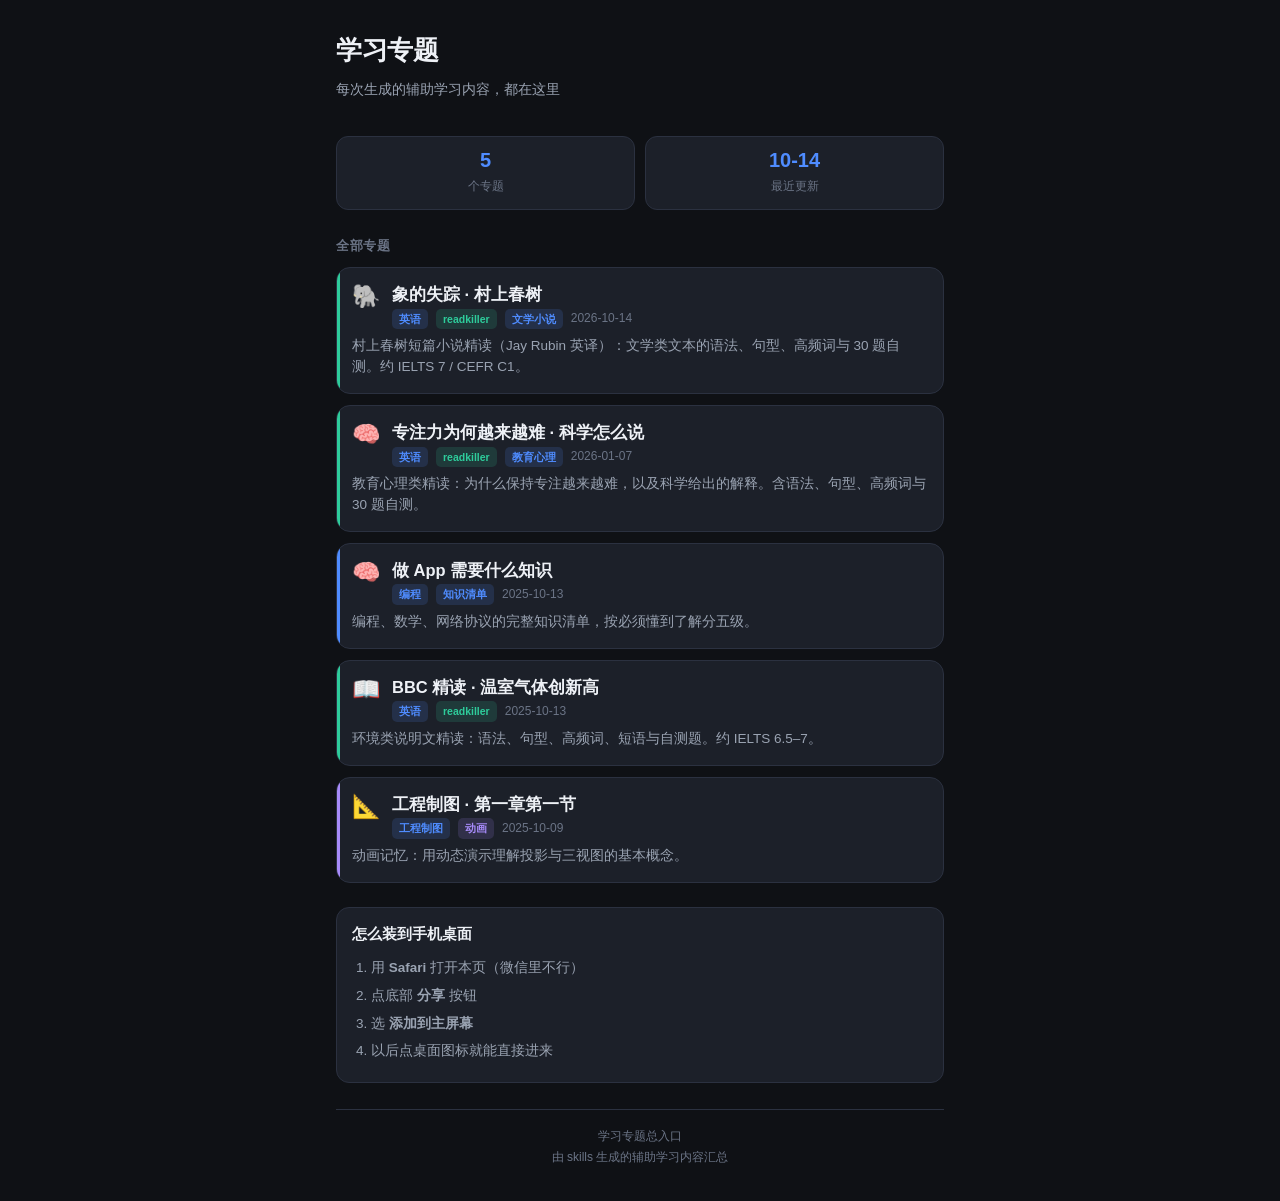
<file: topics/index.html>
<!DOCTYPE html>
<html lang="zh-CN">
<head>
<meta charset="UTF-8">
<meta name="viewport" content="width=device-width, initial-scale=1.0, viewport-fit=cover">
<meta name="theme-color" content="#0f1115">
<meta name="apple-mobile-web-app-capable" content="yes">
<meta name="apple-mobile-web-app-status-bar-style" content="black-translucent">
<meta name="apple-mobile-web-app-title" content="学习专题">
<meta name="description" content="所有学习专题的总入口，手机可安装为 App。">
<link rel="manifest" href="manifest.webmanifest">
<link rel="apple-touch-icon" href="icons/apple-touch-icon.png">
<link rel="icon" type="image/png" sizes="192x192" href="icons/icon-192.png">
<title>学习专题</title>
<style>
:root{
  --bg:#0f1115; --card:#1c2029; --card2:#232833; --line:#2b3140;
  --text:#eef1f6; --text2:#9aa3b2; --text3:#6b7486;
  --accent:#4f8cff; --green:#2ecc9b; --warn:#ffb020; --purple:#a78bfa; --red:#ff5c5c;
}
*{box-sizing:border-box;-webkit-tap-highlight-color:transparent}
html{-webkit-text-size-adjust:100%}
body{
  margin:0;background:var(--bg);color:var(--text);
  font-family:-apple-system,BlinkMacSystemFont,"PingFang SC","SF Pro SC","Microsoft YaHei","Segoe UI",Roboto,sans-serif;
  font-size:16px;line-height:1.6;-webkit-font-smoothing:antialiased;
  padding-bottom:calc(env(safe-area-inset-bottom) + 32px);
  overscroll-behavior-y:none;
}
#wrap{max-width:640px;margin:0 auto;padding:0 16px}

header{padding:calc(env(safe-area-inset-top) + 30px) 0 18px}
h1{font-size:26px;margin:0 0 6px;letter-spacing:-.4px;font-weight:700}
.sub{color:var(--text2);font-size:14px;margin:0}

.stats{display:flex;gap:10px;margin:18px 0 22px}
.stat{
  flex:1;background:var(--card);border:1px solid var(--line);
  border-radius:12px;padding:11px 12px;text-align:center;
}
.stat b{display:block;font-size:20px;color:var(--accent);font-weight:700;line-height:1.2}
.stat span{font-size:11.5px;color:var(--text3)}

h2.sec{
  font-size:13px;color:var(--text3);font-weight:600;letter-spacing:.6px;
  margin:26px 0 11px;text-transform:uppercase;
}

/* 专题卡 */
.topic{
  display:block;background:var(--card);border:1px solid var(--line);
  border-radius:14px;padding:15px;margin-bottom:11px;text-decoration:none;
  color:inherit;transition:transform .12s ease,border-color .12s ease;
  position:relative;overflow:hidden;
}
.topic:active{transform:scale(.985);border-color:var(--accent)}
.topic::before{
  content:'';position:absolute;left:0;top:0;bottom:0;width:3px;
  background:var(--accent);
}
.topic.g::before{background:var(--green)}
.topic.w::before{background:var(--warn)}
.topic.p::before{background:var(--purple)}
.topic.r::before{background:var(--red)}

.t-top{display:flex;align-items:flex-start;gap:11px;margin-bottom:7px}
.t-icon{font-size:23px;line-height:1.15;flex:none}
.t-name{font-size:16.5px;font-weight:600;margin:0 0 3px;line-height:1.35}
.t-meta{font-size:12px;color:var(--text3);display:flex;gap:8px;flex-wrap:wrap;align-items:center}
.t-desc{font-size:13.5px;color:var(--text2);margin:0;line-height:1.55}
.t-arrow{
  position:absolute;right:14px;top:50%;transform:translateY(-50%);
  color:var(--text3);font-size:19px;
}

.tag{
  font-size:10.5px;padding:2px 7px;border-radius:5px;font-weight:600;
  background:rgba(79,140,255,.15);color:var(--accent);
}
.tag.g{background:rgba(46,204,155,.15);color:var(--green)}
.tag.w{background:rgba(255,176,32,.15);color:var(--warn)}
.tag.p{background:rgba(167,139,250,.15);color:var(--purple)}

.empty{
  text-align:center;color:var(--text3);font-size:14px;
  padding:40px 20px;border:1px dashed var(--line);border-radius:14px;
}

.howto{
  background:var(--card);border:1px solid var(--line);border-radius:13px;
  padding:15px;margin-top:24px;
}
.howto h3{margin:0 0 10px;font-size:14.5px;color:var(--text)}
.howto ol{margin:0;padding-left:19px;color:var(--text2);font-size:13.5px;line-height:1.75}
.howto li{margin-bottom:4px}
.howto code{
  background:#0b0d11;border:1px solid var(--line);border-radius:4px;
  padding:1px 5px;font-family:ui-monospace,Consolas,monospace;font-size:12px;color:#9ecbff;
}

footer{
  margin-top:26px;padding-top:16px;border-top:1px solid var(--line);
  color:var(--text3);font-size:12px;text-align:center;line-height:1.8;
}
</style>
</head>
<body>
<div id="wrap">

<header>
  <h1>学习专题</h1>
  <p class="sub">每次生成的辅助学习内容，都在这里</p>
</header>

<div class="stats">
  <div class="stat"><b id="cnt">—</b><span>个专题</span></div>
  <div class="stat"><b id="updated">—</b><span>最近更新</span></div>
</div>

<h2 class="sec">全部专题</h2>
<div id="list">
  <div class="empty">正在加载…</div>
</div>

<div class="howto">
  <h3>怎么装到手机桌面</h3>
  <ol>
    <li>用 <b>Safari</b> 打开本页（微信里不行）</li>
    <li>点底部 <b>分享</b> 按钮</li>
    <li>选 <b>添加到主屏幕</b></li>
    <li>以后点桌面图标就能直接进来</li>
  </ol>
</div>

<footer>
  学习专题总入口<br>
  由 skills 生成的辅助学习内容汇总
</footer>

</div>

<script>
/* =========================================================
 * 专题清单
 * 新增专题时，在这里加一条即可（或运行 新增专题.ps1 自动生成）
 * ========================================================= */
const TOPICS = [
  {
    id: 'reading-murakami-elephant',
    icon: '🐘',
    name: '象的失踪 · 村上春树',
    desc: '村上春树短篇小说精读（Jay Rubin 英译）：文学类文本的语法、句型、高频词与 30 题自测。约 IELTS 7 / CEFR C1。',
    tags: ['英语', 'readkiller', '文学小说'],
    cls: 'g',
    date: '2026-10-14',
    source: 'readkiller'
  },
  {
    id: 'reading-rice-focus',
    icon: '🧠',
    name: '专注力为何越来越难 · 科学怎么说',
    desc: '教育心理类精读：为什么保持专注越来越难，以及科学给出的解释。含语法、句型、高频词与 30 题自测。',
    tags: ['英语', 'readkiller', '教育心理'],
    cls: 'g',
    date: '2026-01-07',
    source: 'readkiller'
  },
  {
    id: 'app-knowledge',
    icon: '🧠',
    name: '做 App 需要什么知识',
    desc: '编程、数学、网络协议的完整知识清单，按必须懂到了解分五级。',
    tags: ['编程', '知识清单'],
    cls: '',
    date: '2025-10-13',
    source: '手动整理'
  },
  {
    id: 'reading-bbc-2025',
    icon: '📖',
    name: 'BBC 精读 · 温室气体创新高',
    desc: '环境类说明文精读：语法、句型、高频词、短语与自测题。约 IELTS 6.5–7。',
    tags: ['英语', 'readkiller'],
    cls: 'g',
    date: '2025-10-13',
    source: 'readkiller'
  },
  {
    id: 'eng-drawing',
    icon: '📐',
    name: '工程制图 · 第一章第一节',
    desc: '动画记忆：用动态演示理解投影与三视图的基本概念。',
    tags: ['工程制图', '动画'],
    cls: 'p',
    date: '2025-10-09',
    source: '读书记忆'
  }
];

/* ---------- 渲染 ---------- */
function render() {
  const list = document.getElementById('list');

  if (!TOPICS.length) {
    list.innerHTML = '<div class="empty">还没有专题。<br>用 skill 生成学习内容后加进来。</div>';
    document.getElementById('cnt').textContent = '0';
    document.getElementById('updated').textContent = '—';
    return;
  }

  // 按日期倒序
  const sorted = [...TOPICS].sort((a, b) => String(b.date).localeCompare(String(a.date)));

  list.innerHTML = sorted.map(t => `
    <a class="topic ${t.cls || ''}" href="${t.id}/index.html">
      <div class="t-top">
        <div class="t-icon">${t.icon || '📄'}</div>
        <div style="flex:1;min-width:0">
          <div class="t-name">${esc(t.name)}</div>
          <div class="t-meta">
            ${(t.tags || []).map((tag, i) =>
              `<span class="tag ${i === 1 ? (t.cls || '') : ''}">${esc(tag)}</span>`
            ).join('')}
            <span>${esc(t.date)}</span>
          </div>
        </div>
      </div>
      <p class="t-desc">${esc(t.desc)}</p>
    </a>
  `).join('');

  document.getElementById('cnt').textContent = String(TOPICS.length);
  const latest = sorted[0].date || '';
  document.getElementById('updated').textContent = latest.slice(5) || '—';
}

function esc(s) {
  return String(s == null ? '' : s)
    .replace(/&/g, '&amp;').replace(/</g, '&lt;').replace(/>/g, '&gt;')
    .replace(/"/g, '&quot;');
}

render();
</script>
</body>
</html>
</file>
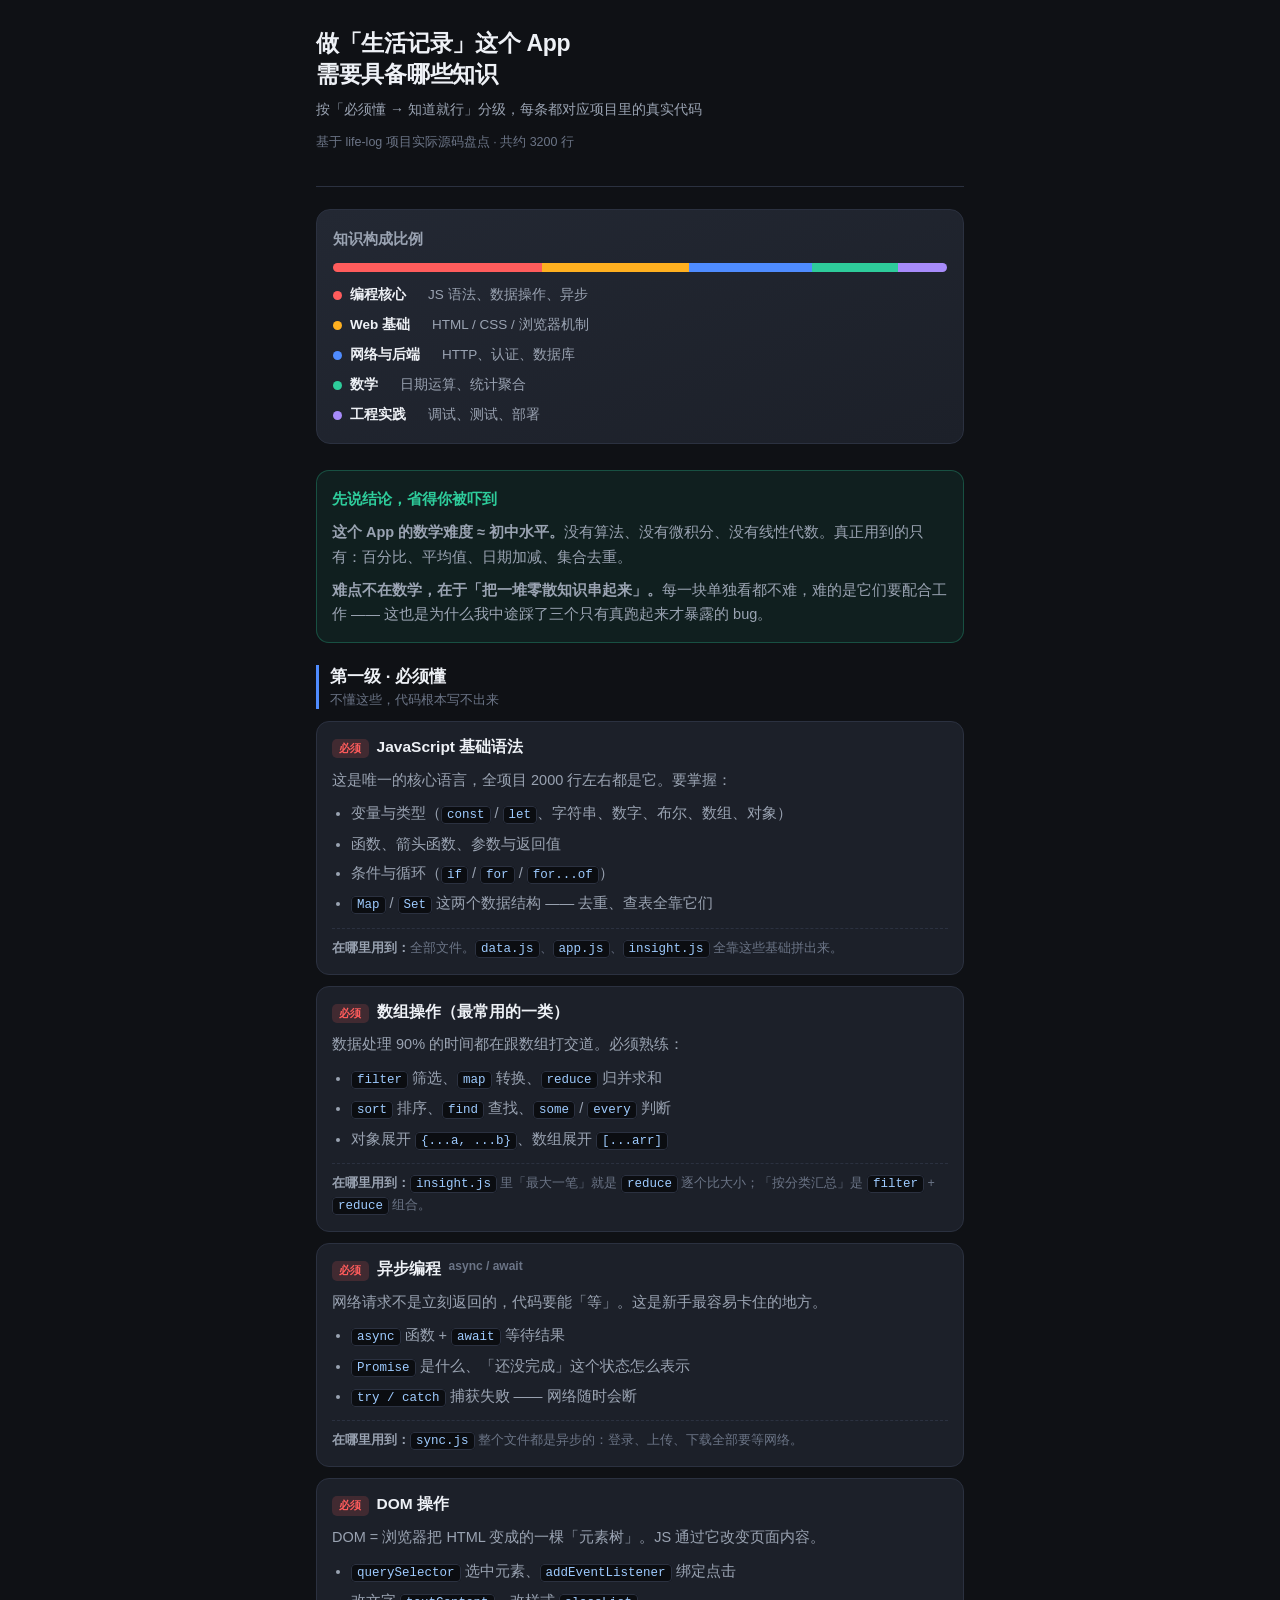
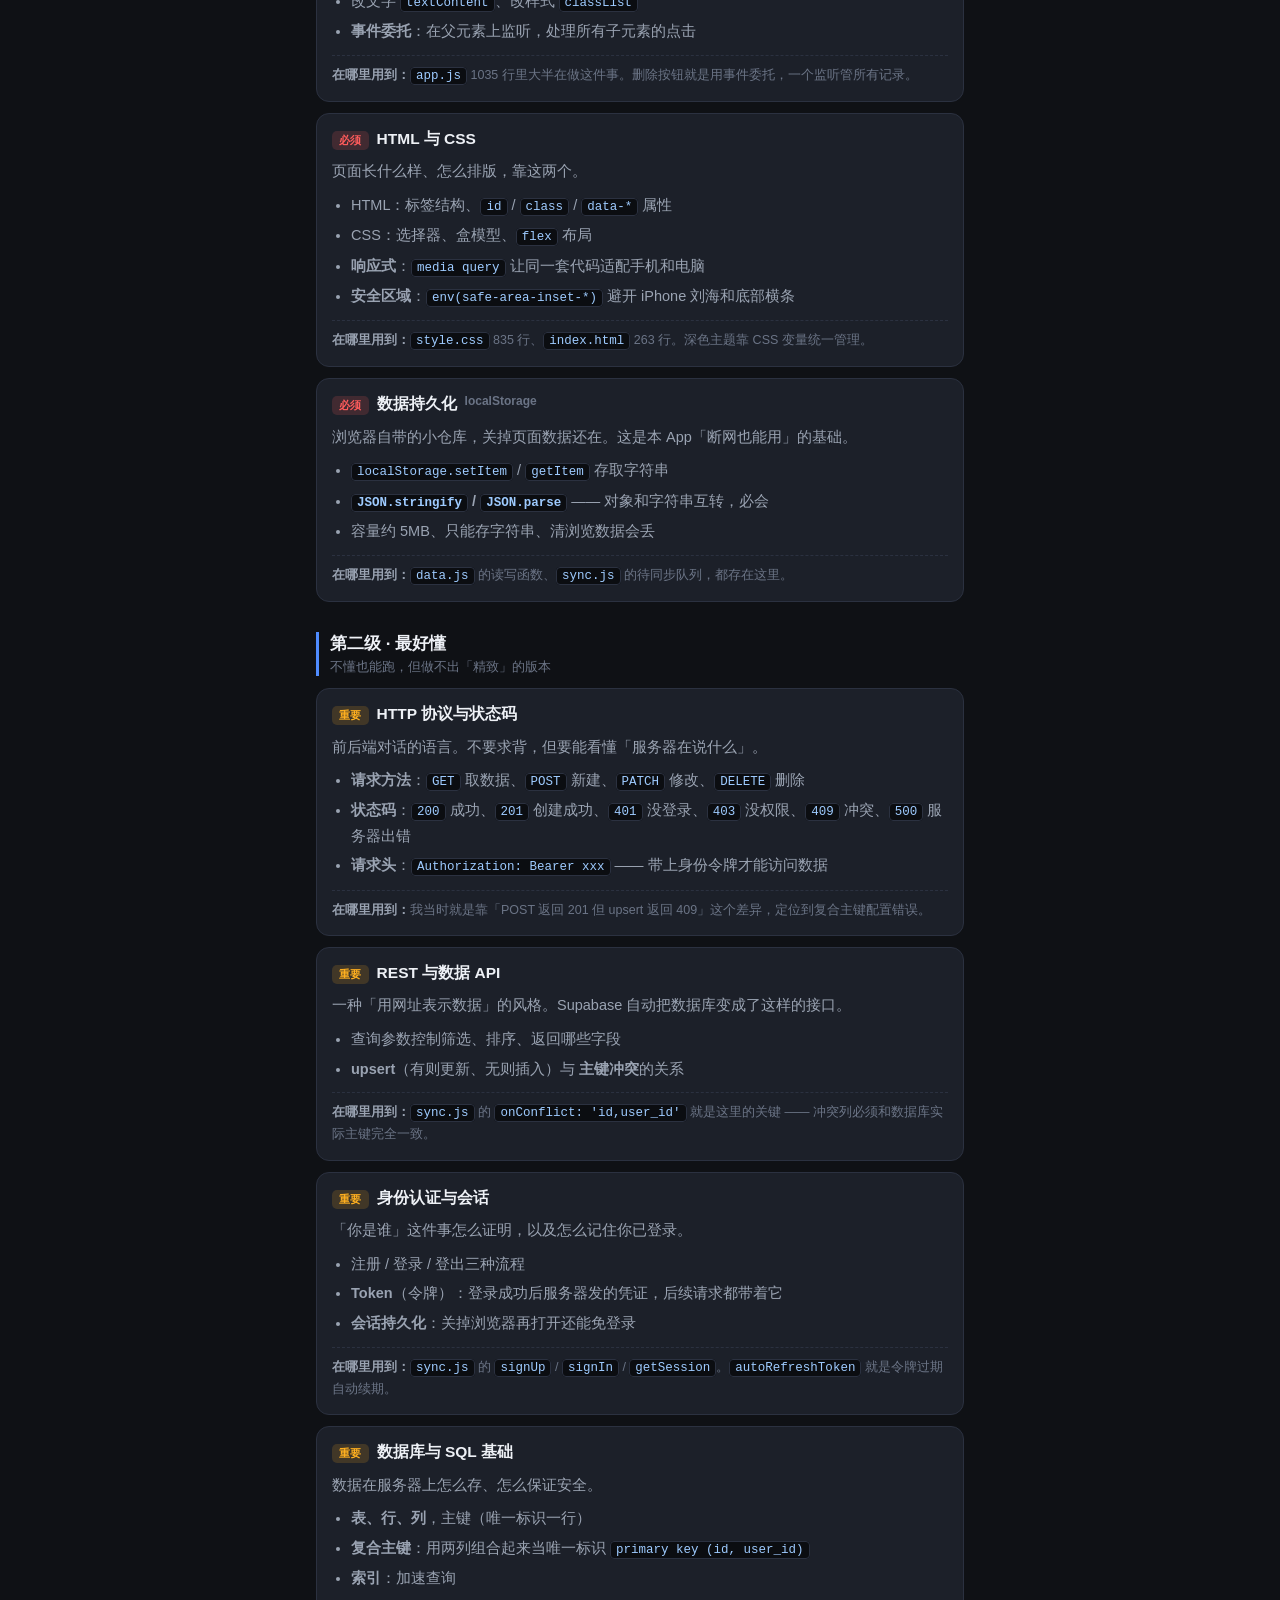
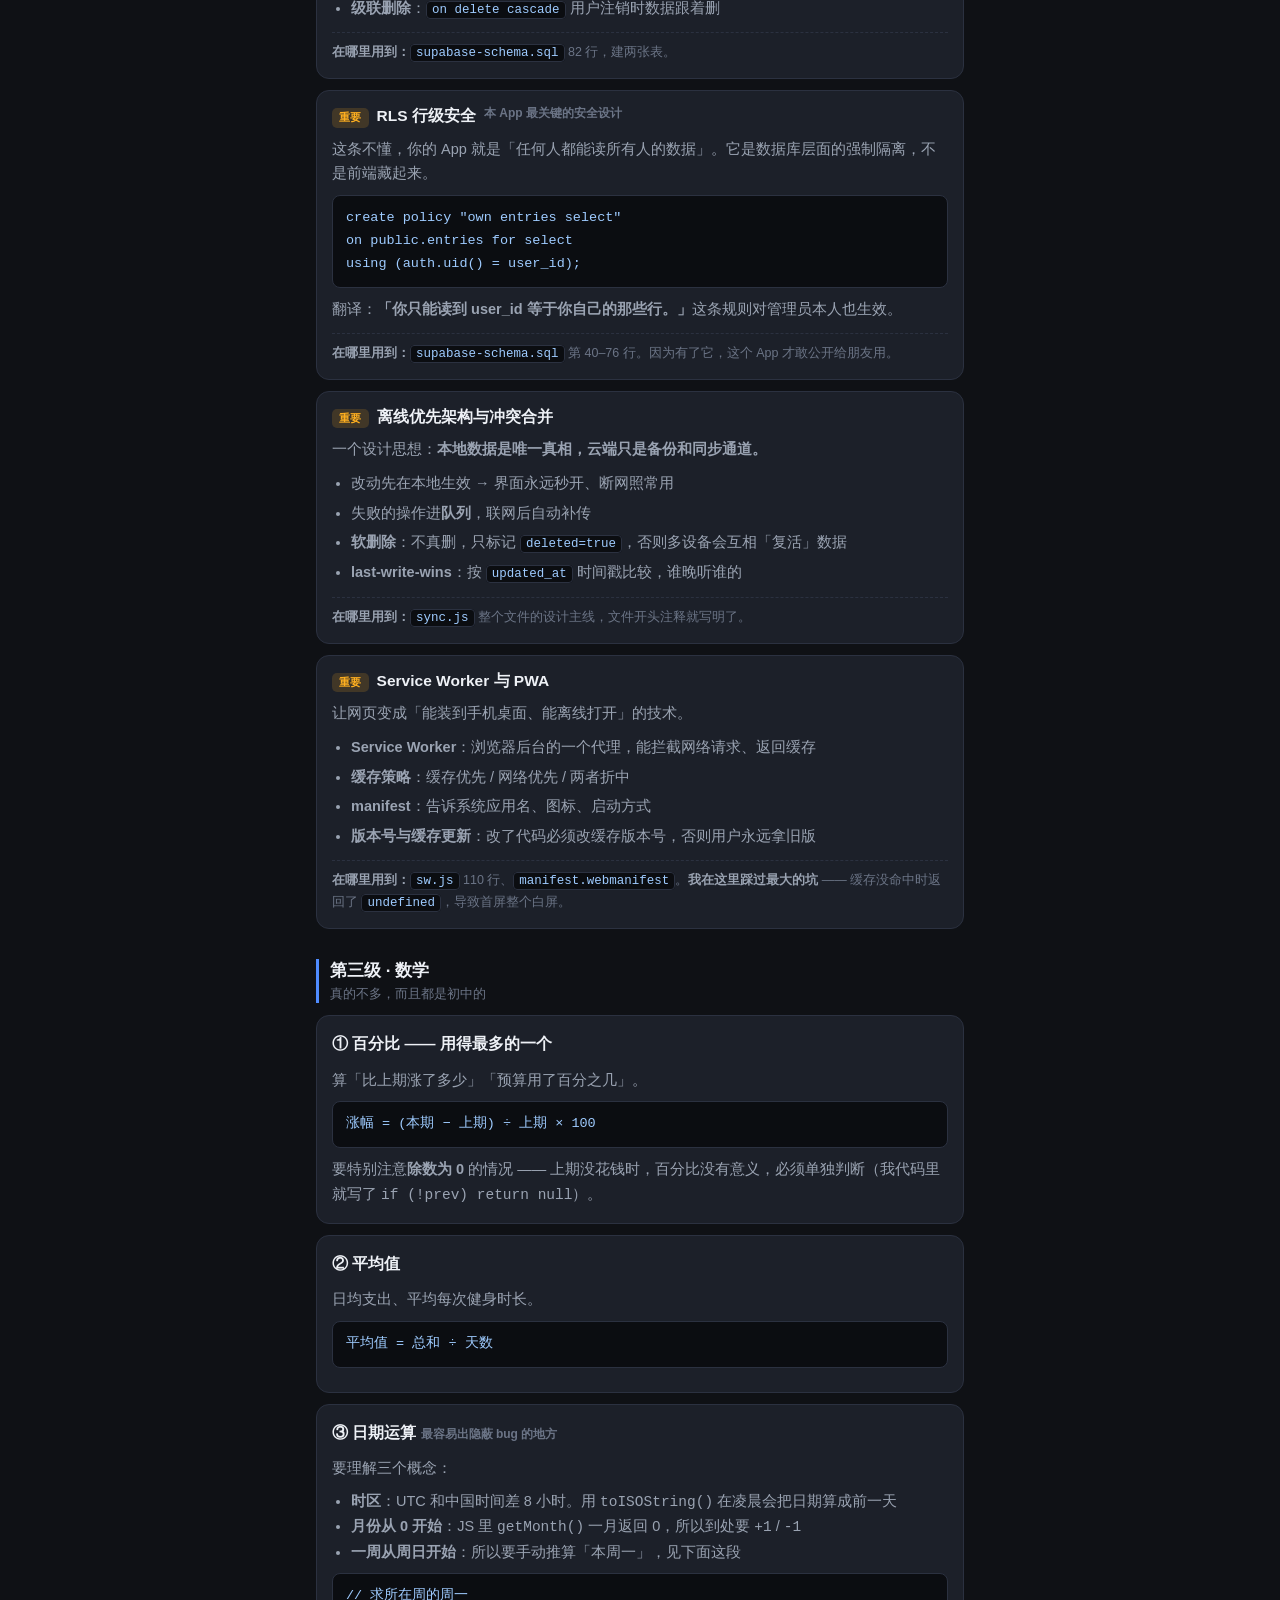
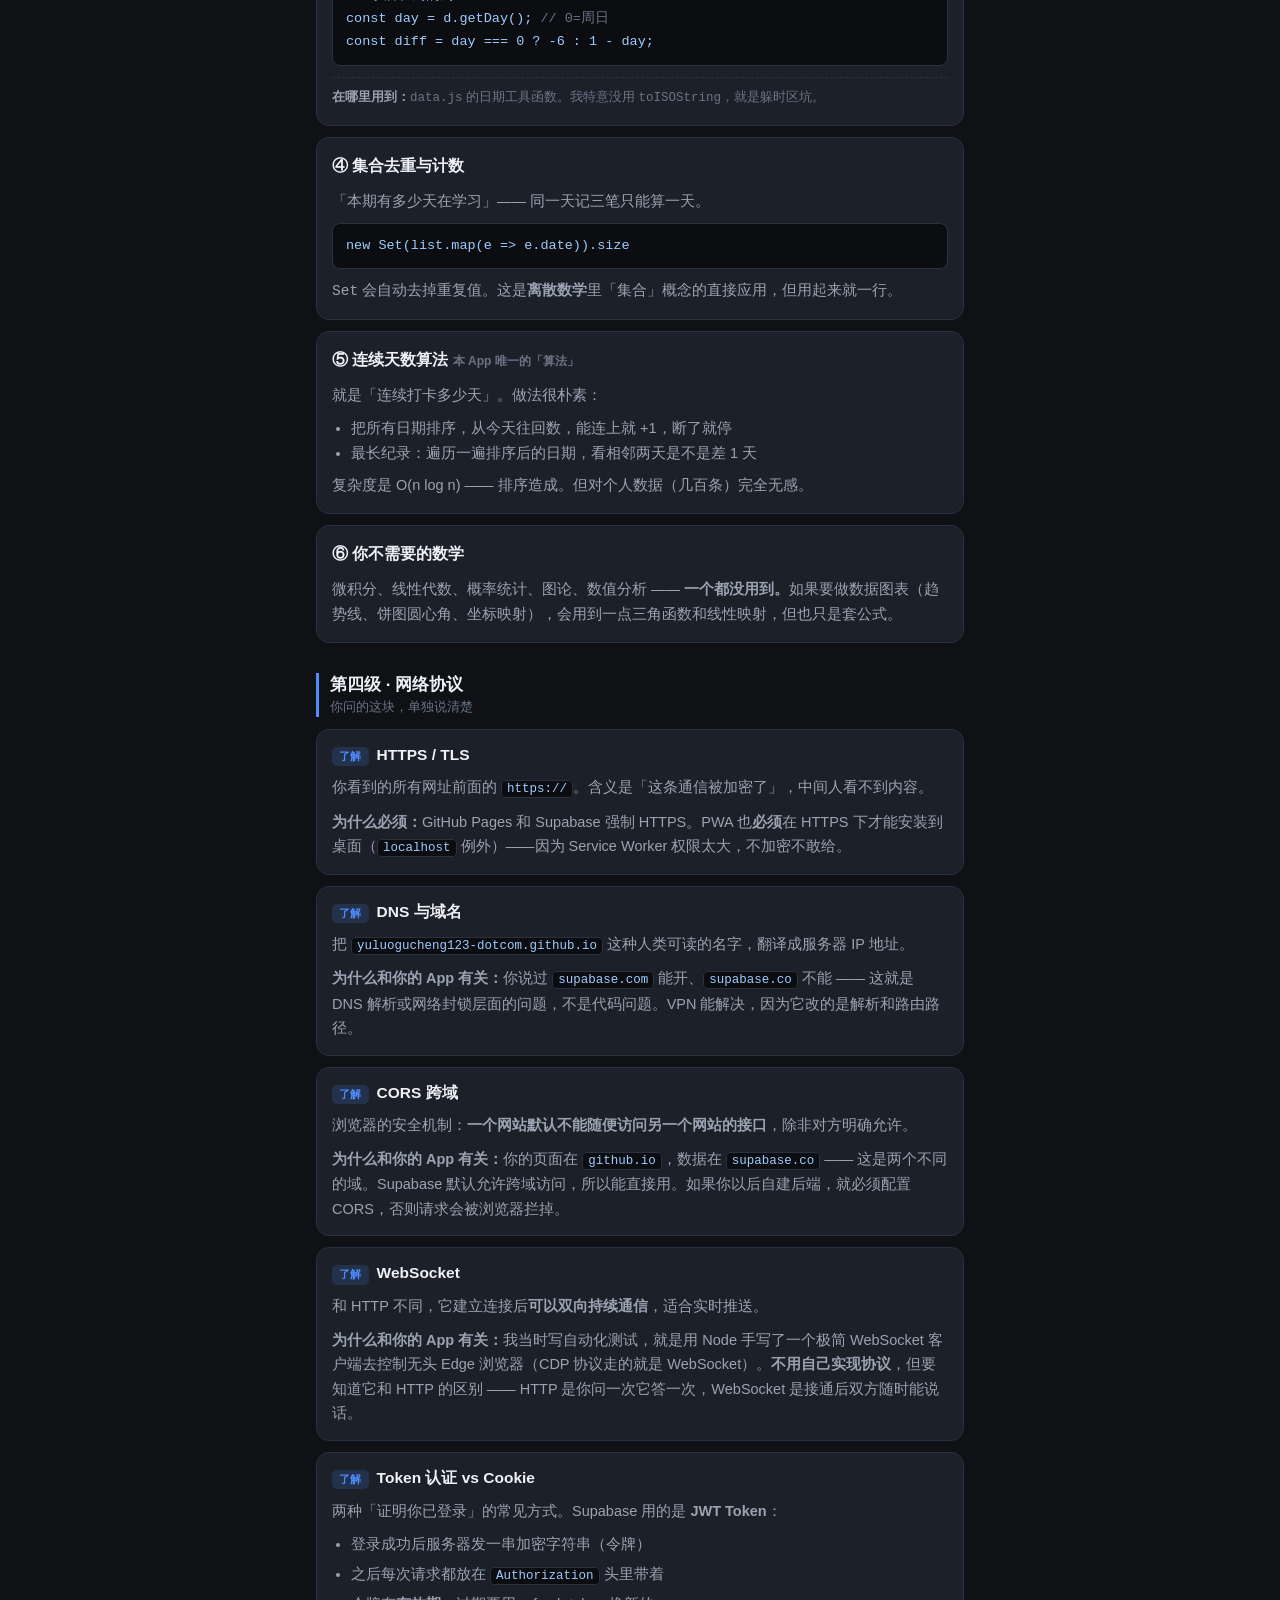
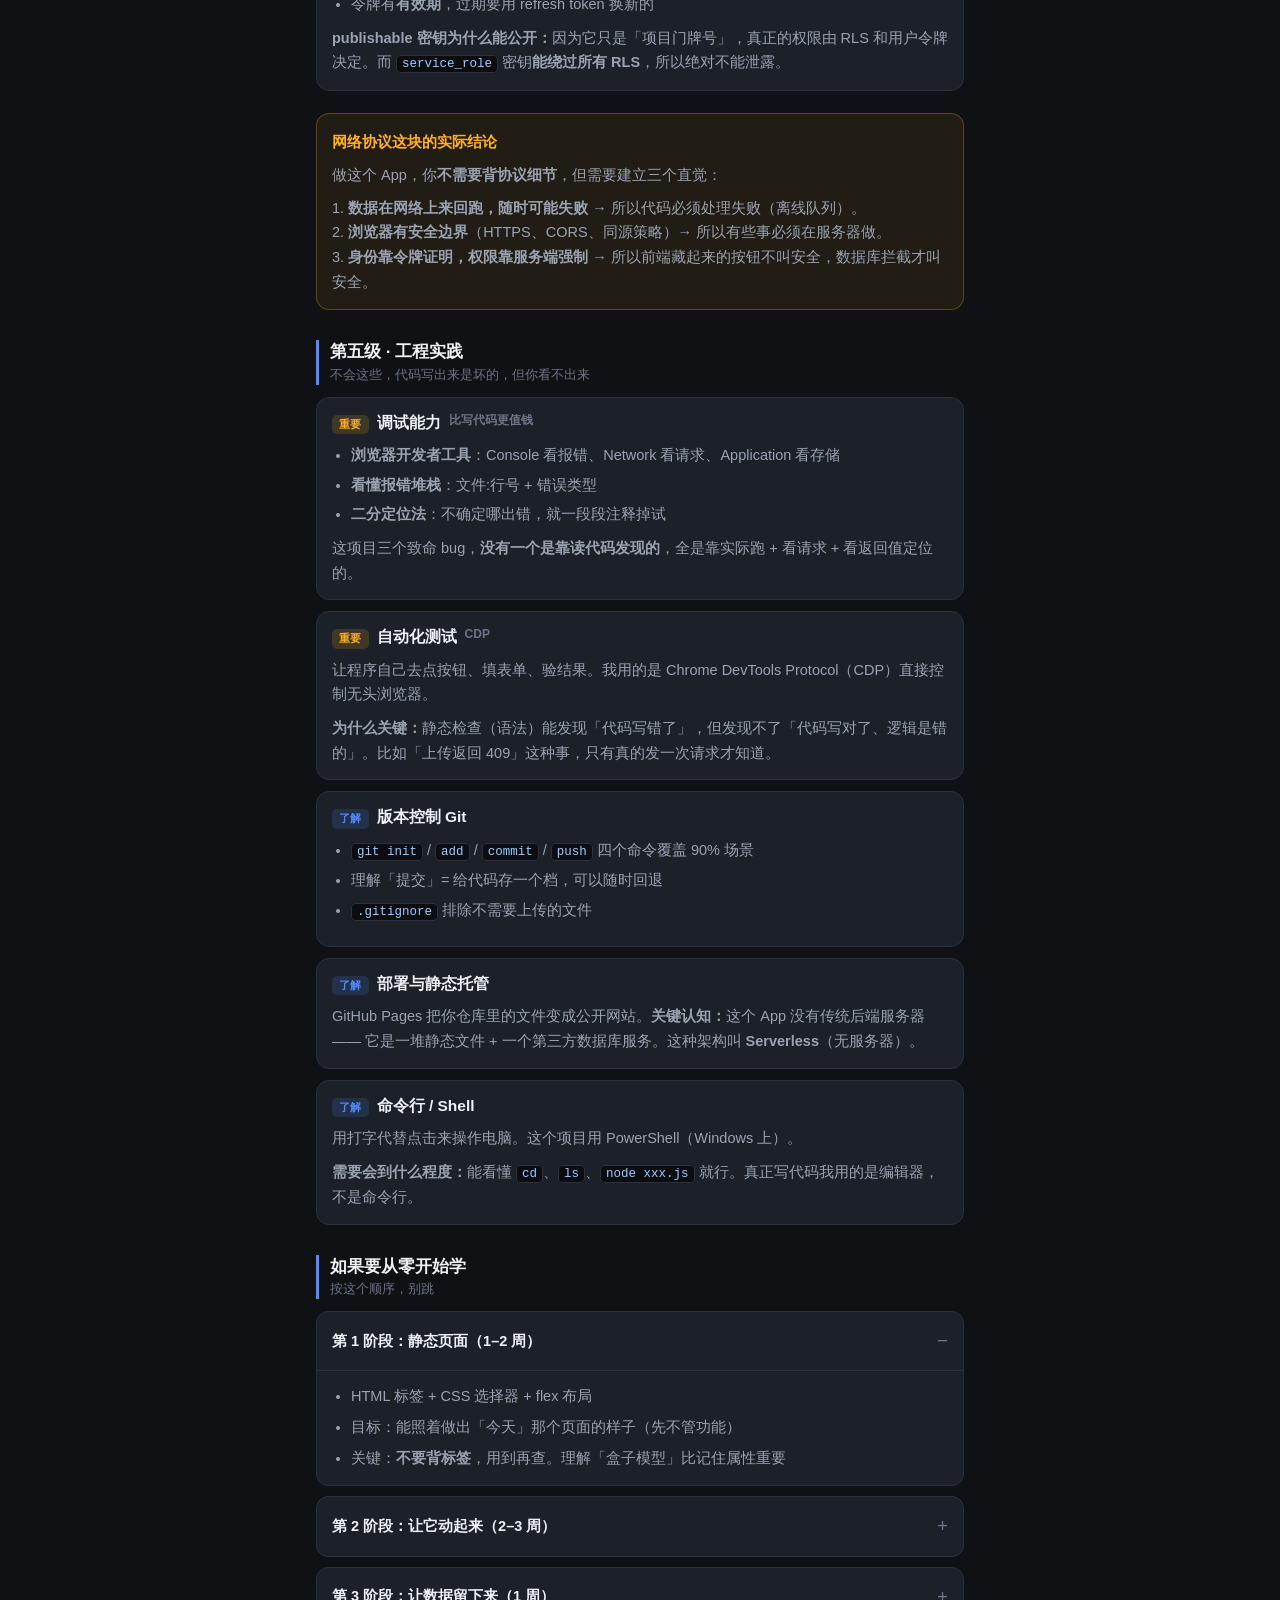
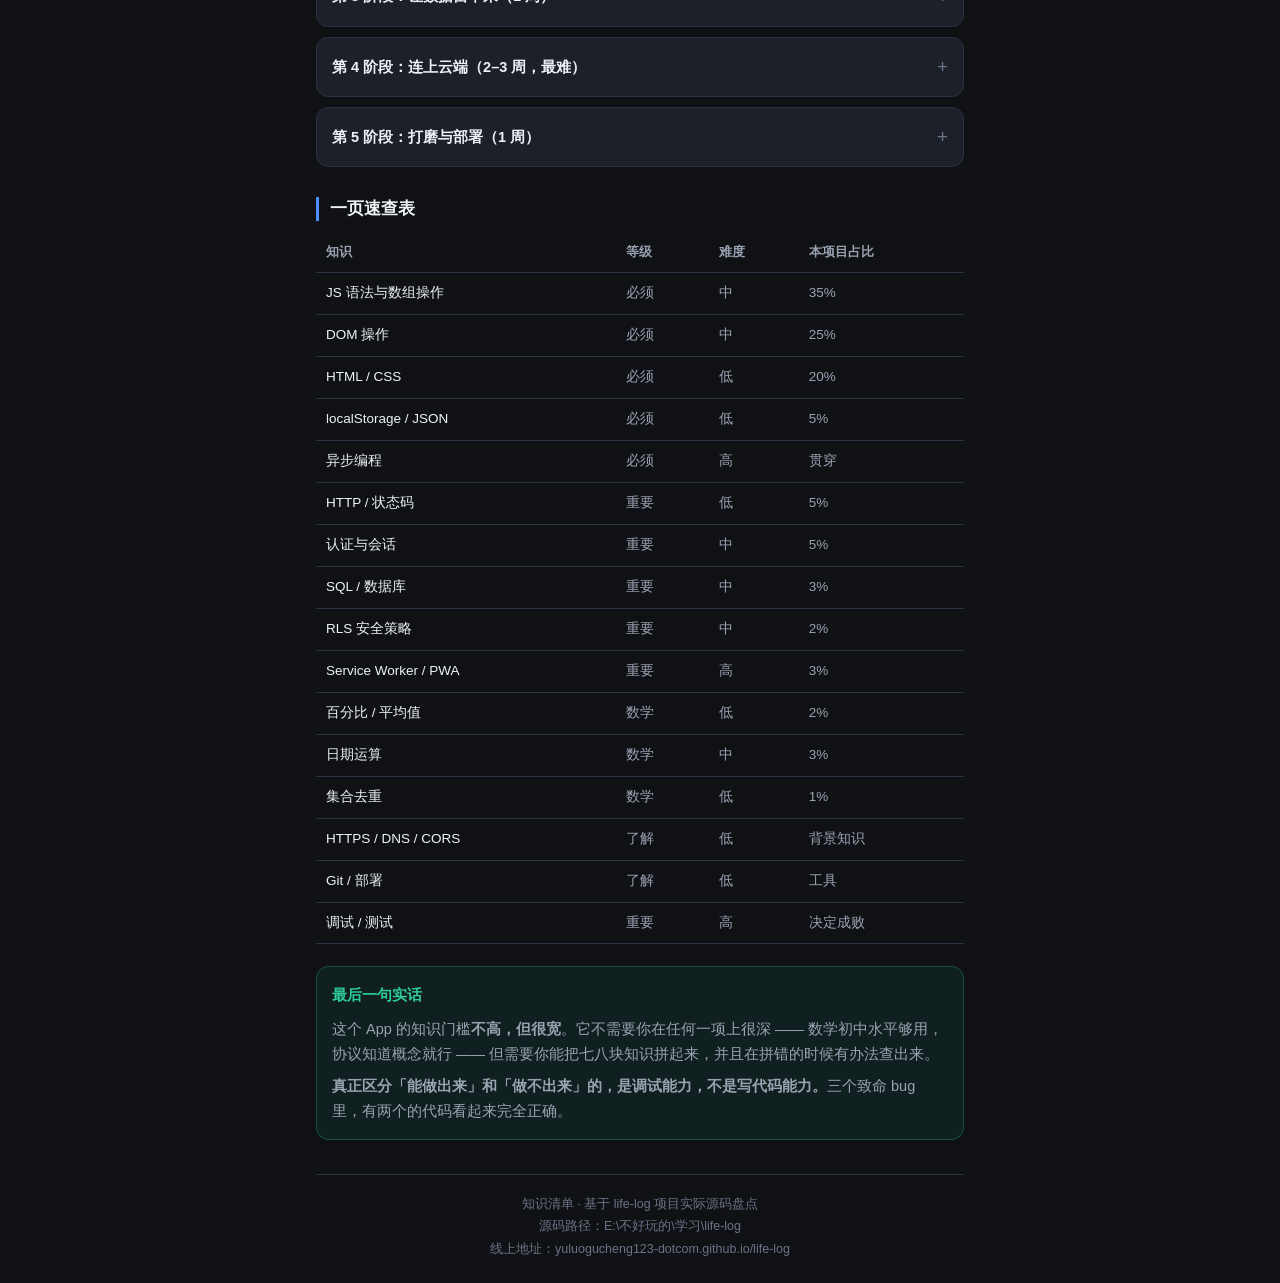
<file: topics/app-knowledge/index.html>
<!DOCTYPE html>
<html lang="zh-CN">
<head>
<meta charset="UTF-8">
<meta name="viewport" content="width=device-width, initial-scale=1.0, viewport-fit=cover">
<meta name="theme-color" content="#0f1115">
<meta name="apple-mobile-web-app-capable" content="yes">
<meta name="apple-mobile-web-app-status-bar-style" content="black-translucent">
<meta name="apple-mobile-web-app-title" content="知识清单">
<meta name="description" content="做「生活记录」App 所需知识的完整清单：编程、数学、网络协议，按必须懂到了解分级。">
<link rel="manifest" href="manifest.webmanifest">
<link rel="apple-touch-icon" href="icons/apple-touch-icon.png">
<link rel="icon" type="image/png" sizes="192x192" href="icons/icon-192.png">
<title>做这个 App 需要什么知识</title>
<style>
:root{
  --bg:#0f1115; --card:#1c2029; --card2:#232833; --line:#2b3140;
  --text:#eef1f6; --text2:#9aa3b2; --text3:#6b7486;
  --accent:#4f8cff; --green:#2ecc9b; --red:#ff5c5c; --warn:#ffb020;
  --p1:#ff5c5c; --p2:#ffb020; --p3:#4f8cff; --p4:#2ecc9b; --p5:#a78bfa;
}
*{box-sizing:border-box;-webkit-tap-highlight-color:transparent}
html{-webkit-text-size-adjust:100%}
body{
  margin:0;background:var(--bg);color:var(--text);
  font-family:-apple-system,BlinkMacSystemFont,"PingFang SC","SF Pro SC","Microsoft YaHei","Segoe UI",Roboto,sans-serif;
  font-size:16px;line-height:1.7;-webkit-font-smoothing:antialiased;
  padding-bottom:calc(env(safe-area-inset-bottom) + 48px);
  overscroll-behavior-y:none;
}
#wrap{max-width:680px;margin:0 auto;padding:0 16px}

/* ---------- 头部 ---------- */
header{
  padding:calc(env(safe-area-inset-top) + 28px) 0 20px;
  border-bottom:1px solid var(--line);margin-bottom:22px;
}
h1{font-size:23px;line-height:1.35;margin:0 0 8px;letter-spacing:-.3px}
.sub{color:var(--text2);font-size:14px;margin:0}
.meta{color:var(--text3);font-size:12.5px;margin-top:10px}

/* ---------- 总览卡 ---------- */
.summary{
  background:linear-gradient(160deg,var(--card2),var(--card));
  border:1px solid var(--line);border-radius:14px;padding:16px;margin-bottom:26px;
}
.summary h2{font-size:15px;margin:0 0 12px;color:var(--text2);font-weight:600}
.bar{display:flex;height:9px;border-radius:5px;overflow:hidden;margin-bottom:12px}
.bar i{display:block}
.legend{display:grid;gap:7px;font-size:13.5px}
.legend div{display:flex;align-items:center;gap:8px;color:var(--text2)}
.dot{width:9px;height:9px;border-radius:50%;flex:none}
.legend b{color:var(--text);font-weight:600}

/* ---------- 等级分组 ---------- */
h2.lv{
  font-size:17px;margin:30px 0 12px;padding-left:11px;
  border-left:3px solid var(--accent);line-height:1.4;
}
h2.lv:first-of-type{margin-top:0}
h2.lv small{display:block;font-weight:400;font-size:12.5px;color:var(--text3);margin-top:3px}

/* ---------- 知识点卡 ---------- */
.k{
  background:var(--card);border:1px solid var(--line);border-radius:13px;
  padding:14px 15px;margin-bottom:11px;
}
.k h3{
  font-size:15.5px;margin:0 0 9px;font-weight:600;
  display:flex;align-items:flex-start;gap:8px;line-height:1.45;
}
.tag{
  font-size:10.5px;padding:2px 7px;border-radius:5px;flex:none;
  font-weight:600;margin-top:3px;letter-spacing:.3px;
}
.t-must{background:rgba(255,92,92,.16);color:var(--p1)}
.t-should{background:rgba(255,176,32,.16);color:var(--p2)}
.t-nice{background:rgba(79,140,255,.16);color:var(--p3)}
.k p{margin:0 0 9px;color:var(--text2);font-size:14.5px}
.k p:last-child{margin-bottom:0}
.k ul{margin:0 0 9px;padding-left:19px;color:var(--text2);font-size:14.5px}
.k li{margin-bottom:5px}
.k li:last-child{margin-bottom:0}
.k code{
  background:#0b0d11;border:1px solid var(--line);border-radius:4px;
  padding:1px 5px;font-family:ui-monospace,Consolas,monospace;font-size:12.5px;
  color:#9ecbff;word-break:break-all;
}
.where{
  font-size:12.5px;color:var(--text3);border-top:1px dashed var(--line);
  padding-top:9px;margin-top:11px;
}
.where b{color:var(--text2);font-weight:600}

/* ---------- 数学独立块 ---------- */
.math{
  background:var(--card);border:1px solid var(--line);border-radius:13px;
  padding:15px;margin-bottom:11px;
}
.math h3{font-size:15.5px;margin:0 0 10px;font-weight:600;color:var(--text)}
.formula{
  background:#0b0d11;border:1px solid var(--line);border-radius:8px;
  padding:11px 13px;margin:9px 0;font-family:ui-monospace,Consolas,monospace;
  font-size:13.5px;color:#9ecbff;overflow-x:auto;white-space:nowrap;
  -webkit-overflow-scrolling:touch;
}
.formula em{color:var(--text3);font-style:normal}

/* ---------- 结论框 ---------- */
.callout{
  border-radius:13px;padding:15px;margin:22px 0;
  background:rgba(46,204,155,.08);border:1px solid rgba(46,204,155,.28);
}
.callout h3{margin:0 0 9px;font-size:15px;color:var(--green)}
.callout.warn{background:rgba(255,176,32,.08);border-color:rgba(255,176,32,.28)}
.callout.warn h3{color:var(--warn)}
.callout p{margin:0 0 8px;font-size:14.5px;color:var(--text2)}
.callout p:last-child{margin-bottom:0}

/* ---------- 表格 ---------- */
.tablewrap{overflow-x:auto;-webkit-overflow-scrolling:touch;margin:12px 0}
table{width:100%;border-collapse:collapse;font-size:13.5px;min-width:400px}
th,td{padding:9px 10px;text-align:left;border-bottom:1px solid var(--line)}
th{color:var(--text2);font-weight:600;font-size:12.5px;white-space:nowrap}
td{color:var(--text2)}
td:first-child{color:var(--text)}

/* ---------- 折叠 ---------- */
details{
  background:var(--card);border:1px solid var(--line);border-radius:12px;
  margin-bottom:10px;overflow:hidden;
}
summary{
  padding:13px 15px;cursor:pointer;font-size:14.5px;font-weight:600;
  list-style:none;display:flex;justify-content:space-between;align-items:center;gap:10px;
}
summary::-webkit-details-marker{display:none}
summary::after{content:'+';color:var(--text3);font-size:19px;font-weight:400;flex:none}
details[open] summary::after{content:'−'}
details[open] summary{border-bottom:1px solid var(--line)}
.body{padding:13px 15px 15px;font-size:14.5px;color:var(--text2)}
.body ul{padding-left:19px;margin:0}
.body li{margin-bottom:6px}
.body li:last-child{margin-bottom:0}

footer{
  margin-top:34px;padding-top:18px;border-top:1px solid var(--line);
  color:var(--text3);font-size:12.5px;text-align:center;line-height:1.8;
}
</style>
</head>
<body>
<div id="wrap">

<header>
  <h1>做「生活记录」这个 App<br>需要具备哪些知识</h1>
  <p class="sub">按「必须懂 → 知道就行」分级，每条都对应项目里的真实代码</p>
  <p class="meta">基于 life-log 项目实际源码盘点 · 共约 3200 行</p>
</header>

<!-- ============ 总览 ============ -->
<div class="summary">
  <h2>知识构成比例</h2>
  <div class="bar">
    <i style="width:34%;background:var(--p1)"></i>
    <i style="width:24%;background:var(--p2)"></i>
    <i style="width:20%;background:var(--p3)"></i>
    <i style="width:14%;background:var(--p4)"></i>
    <i style="width:8%;background:var(--p5)"></i>
  </div>
  <div class="legend">
    <div><span class="dot" style="background:var(--p1)"></span><b>编程核心</b>　JS 语法、数据操作、异步</div>
    <div><span class="dot" style="background:var(--p2)"></span><b>Web 基础</b>　HTML / CSS / 浏览器机制</div>
    <div><span class="dot" style="background:var(--p3)"></span><b>网络与后端</b>　HTTP、认证、数据库</div>
    <div><span class="dot" style="background:var(--p4)"></span><b>数学</b>　日期运算、统计聚合</div>
    <div><span class="dot" style="background:var(--p5)"></span><b>工程实践</b>　调试、测试、部署</div>
  </div>
</div>

<div class="callout">
  <h3>先说结论，省得你被吓到</h3>
  <p><b>这个 App 的数学难度 ≈ 初中水平。</b>没有算法、没有微积分、没有线性代数。真正用到的只有：百分比、平均值、日期加减、集合去重。</p>
  <p><b>难点不在数学，在于「把一堆零散知识串起来」。</b>每一块单独看都不难，难的是它们要配合工作 —— 这也是为什么我中途踩了三个只有真跑起来才暴露的 bug。</p>
</div>

<!-- ============ 第一级 ============ -->
<h2 class="lv">第一级 · 必须懂<small>不懂这些，代码根本写不出来</small></h2>

<div class="k">
  <h3><span class="tag t-must">必须</span>JavaScript 基础语法</h3>
  <p>这是唯一的核心语言，全项目 2000 行左右都是它。要掌握：</p>
  <ul>
    <li>变量与类型（<code>const</code> / <code>let</code>、字符串、数字、布尔、数组、对象）</li>
    <li>函数、箭头函数、参数与返回值</li>
    <li>条件与循环（<code>if</code> / <code>for</code> / <code>for...of</code>）</li>
    <li><code>Map</code> / <code>Set</code> 这两个数据结构 —— 去重、查表全靠它们</li>
  </ul>
  <div class="where"><b>在哪里用到：</b>全部文件。<code>data.js</code>、<code>app.js</code>、<code>insight.js</code> 全靠这些基础拼出来。</div>
</div>

<div class="k">
  <h3><span class="tag t-must">必须</span>数组操作（最常用的一类）</h3>
  <p>数据处理 90% 的时间都在跟数组打交道。必须熟练：</p>
  <ul>
    <li><code>filter</code> 筛选、<code>map</code> 转换、<code>reduce</code> 归并求和</li>
    <li><code>sort</code> 排序、<code>find</code> 查找、<code>some</code> / <code>every</code> 判断</li>
    <li>对象展开 <code>{...a, ...b}</code>、数组展开 <code>[...arr]</code></li>
  </ul>
  <div class="where"><b>在哪里用到：</b><code>insight.js</code> 里「最大一笔」就是 <code>reduce</code> 逐个比大小；「按分类汇总」是 <code>filter</code> + <code>reduce</code> 组合。</div>
</div>

<div class="k">
  <h3><span class="tag t-must">必须</span>异步编程 <span style="font-size:12px;color:var(--text3)">async / await</span></h3>
  <p>网络请求不是立刻返回的，代码要能「等」。这是新手最容易卡住的地方。</p>
  <ul>
    <li><code>async</code> 函数 + <code>await</code> 等待结果</li>
    <li><code>Promise</code> 是什么、「还没完成」这个状态怎么表示</li>
    <li><code>try / catch</code> 捕获失败 —— 网络随时会断</li>
  </ul>
  <div class="where"><b>在哪里用到：</b><code>sync.js</code> 整个文件都是异步的：登录、上传、下载全部要等网络。</div>
</div>

<div class="k">
  <h3><span class="tag t-must">必须</span>DOM 操作</h3>
  <p>DOM = 浏览器把 HTML 变成的一棵「元素树」。JS 通过它改变页面内容。</p>
  <ul>
    <li><code>querySelector</code> 选中元素、<code>addEventListener</code> 绑定点击</li>
    <li>改文字 <code>textContent</code>、改样式 <code>classList</code></li>
    <li><b>事件委托</b>：在父元素上监听，处理所有子元素的点击</li>
  </ul>
  <div class="where"><b>在哪里用到：</b><code>app.js</code> 1035 行里大半在做这件事。删除按钮就是用事件委托，一个监听管所有记录。</div>
</div>

<div class="k">
  <h3><span class="tag t-must">必须</span>HTML 与 CSS</h3>
  <p>页面长什么样、怎么排版，靠这两个。</p>
  <ul>
    <li>HTML：标签结构、<code>id</code> / <code>class</code> / <code>data-*</code> 属性</li>
    <li>CSS：选择器、盒模型、<code>flex</code> 布局</li>
    <li><b>响应式</b>：<code>media query</code> 让同一套代码适配手机和电脑</li>
    <li><b>安全区域</b>：<code>env(safe-area-inset-*)</code> 避开 iPhone 刘海和底部横条</li>
  </ul>
  <div class="where"><b>在哪里用到：</b><code>style.css</code> 835 行、<code>index.html</code> 263 行。深色主题靠 CSS 变量统一管理。</div>
</div>

<div class="k">
  <h3><span class="tag t-must">必须</span>数据持久化 <span style="font-size:12px;color:var(--text3)">localStorage</span></h3>
  <p>浏览器自带的小仓库，关掉页面数据还在。这是本 App「断网也能用」的基础。</p>
  <ul>
    <li><code>localStorage.setItem</code> / <code>getItem</code> 存取字符串</li>
    <li><b><code>JSON.stringify</code> / <code>JSON.parse</code></b> —— 对象和字符串互转，必会</li>
    <li>容量约 5MB、只能存字符串、清浏览数据会丢</li>
  </ul>
  <div class="where"><b>在哪里用到：</b><code>data.js</code> 的读写函数、<code>sync.js</code> 的待同步队列，都存在这里。</div>
</div>

<!-- ============ 第二级 ============ -->
<h2 class="lv">第二级 · 最好懂<small>不懂也能跑，但做不出「精致」的版本</small></h2>

<div class="k">
  <h3><span class="tag t-should">重要</span>HTTP 协议与状态码</h3>
  <p>前后端对话的语言。不要求背，但要能看懂「服务器在说什么」。</p>
  <ul>
    <li><b>请求方法</b>：<code>GET</code> 取数据、<code>POST</code> 新建、<code>PATCH</code> 修改、<code>DELETE</code> 删除</li>
    <li><b>状态码</b>：<code>200</code> 成功、<code>201</code> 创建成功、<code>401</code> 没登录、<code>403</code> 没权限、<code>409</code> 冲突、<code>500</code> 服务器出错</li>
    <li><b>请求头</b>：<code>Authorization: Bearer xxx</code> —— 带上身份令牌才能访问数据</li>
  </ul>
  <div class="where"><b>在哪里用到：</b>我当时就是靠「POST 返回 201 但 upsert 返回 409」这个差异，定位到复合主键配置错误。</div>
</div>

<div class="k">
  <h3><span class="tag t-should">重要</span>REST 与数据 API</h3>
  <p>一种「用网址表示数据」的风格。Supabase 自动把数据库变成了这样的接口。</p>
  <ul>
    <li>查询参数控制筛选、排序、返回哪些字段</li>
    <li><b>upsert</b>（有则更新、无则插入）与 <b>主键冲突</b>的关系</li>
  </ul>
  <div class="where"><b>在哪里用到：</b><code>sync.js</code> 的 <code>onConflict: 'id,user_id'</code> 就是这里的关键 —— 冲突列必须和数据库实际主键完全一致。</div>
</div>

<div class="k">
  <h3><span class="tag t-should">重要</span>身份认证与会话</h3>
  <p>「你是谁」这件事怎么证明，以及怎么记住你已登录。</p>
  <ul>
    <li>注册 / 登录 / 登出三种流程</li>
    <li><b>Token</b>（令牌）：登录成功后服务器发的凭证，后续请求都带着它</li>
    <li><b>会话持久化</b>：关掉浏览器再打开还能免登录</li>
  </ul>
  <div class="where"><b>在哪里用到：</b><code>sync.js</code> 的 <code>signUp</code> / <code>signIn</code> / <code>getSession</code>。<code>autoRefreshToken</code> 就是令牌过期自动续期。</div>
</div>

<div class="k">
  <h3><span class="tag t-should">重要</span>数据库与 SQL 基础</h3>
  <p>数据在服务器上怎么存、怎么保证安全。</p>
  <ul>
    <li><b>表、行、列</b>，主键（唯一标识一行）</li>
    <li><b>复合主键</b>：用两列组合起来当唯一标识 <code>primary key (id, user_id)</code></li>
    <li><b>索引</b>：加速查询</li>
    <li><b>级联删除</b>：<code>on delete cascade</code> 用户注销时数据跟着删</li>
  </ul>
  <div class="where"><b>在哪里用到：</b><code>supabase-schema.sql</code> 82 行，建两张表。</div>
</div>

<div class="k">
  <h3><span class="tag t-should">重要</span>RLS 行级安全 <span style="font-size:12px;color:var(--text3)">本 App 最关键的安全设计</span></h3>
  <p>这条不懂，你的 App 就是「任何人都能读所有人的数据」。它是数据库层面的强制隔离，不是前端藏起来。</p>
  <div class="formula">create policy "own entries select"<br>  on public.entries for select<br>  using (auth.uid() = user_id);</div>
  <p>翻译：<b>「你只能读到 user_id 等于你自己的那些行。」</b>这条规则对管理员本人也生效。</p>
  <div class="where"><b>在哪里用到：</b><code>supabase-schema.sql</code> 第 40–76 行。因为有了它，这个 App 才敢公开给朋友用。</div>
</div>

<div class="k">
  <h3><span class="tag t-should">重要</span>离线优先架构与冲突合并</h3>
  <p>一个设计思想：<b>本地数据是唯一真相，云端只是备份和同步通道。</b></p>
  <ul>
    <li>改动先在本地生效 → 界面永远秒开、断网照常用</li>
    <li>失败的操作进<b>队列</b>，联网后自动补传</li>
    <li><b>软删除</b>：不真删，只标记 <code>deleted=true</code>，否则多设备会互相「复活」数据</li>
    <li><b>last-write-wins</b>：按 <code>updated_at</code> 时间戳比较，谁晚听谁的</li>
  </ul>
  <div class="where"><b>在哪里用到：</b><code>sync.js</code> 整个文件的设计主线，文件开头注释就写明了。</div>
</div>

<div class="k">
  <h3><span class="tag t-should">重要</span>Service Worker 与 PWA</h3>
  <p>让网页变成「能装到手机桌面、能离线打开」的技术。</p>
  <ul>
    <li><b>Service Worker</b>：浏览器后台的一个代理，能拦截网络请求、返回缓存</li>
    <li><b>缓存策略</b>：缓存优先 / 网络优先 / 两者折中</li>
    <li><b>manifest</b>：告诉系统应用名、图标、启动方式</li>
    <li><b>版本号与缓存更新</b>：改了代码必须改缓存版本号，否则用户永远拿旧版</li>
  </ul>
  <div class="where"><b>在哪里用到：</b><code>sw.js</code> 110 行、<code>manifest.webmanifest</code>。<b>我在这里踩过最大的坑</b> —— 缓存没命中时返回了 <code>undefined</code>，导致首屏整个白屏。</div>
</div>

<!-- ============ 数学 ============ -->
<h2 class="lv">第三级 · 数学<small>真的不多，而且都是初中的</small></h2>

<div class="math">
  <h3>① 百分比 —— 用得最多的一个</h3>
  <p style="color:var(--text2);margin:0 0 4px;font-size:14.5px">算「比上期涨了多少」「预算用了百分之几」。</p>
  <div class="formula">涨幅 = (本期 − 上期) ÷ 上期 × 100</div>
  <p style="color:var(--text2);margin:0;font-size:14.5px">要特别注意<b>除数为 0</b> 的情况 —— 上期没花钱时，百分比没有意义，必须单独判断（我代码里就写了 <code>if (!prev) return null</code>）。</p>
</div>

<div class="math">
  <h3>② 平均值</h3>
  <p style="color:var(--text2);margin:0 0 4px;font-size:14.5px">日均支出、平均每次健身时长。</p>
  <div class="formula">平均值 = 总和 ÷ 天数</div>
</div>

<div class="math">
  <h3>③ 日期运算 <span style="font-size:12px;color:var(--text3)">最容易出隐蔽 bug 的地方</span></h3>
  <p style="color:var(--text2);margin:0 0 4px;font-size:14.5px">要理解三个概念：</p>
  <ul style="color:var(--text2);font-size:14.5px;padding-left:19px;margin:8px 0">
    <li><b>时区</b>：UTC 和中国时间差 8 小时。用 <code>toISOString()</code> 在凌晨会把日期算成前一天</li>
    <li><b>月份从 0 开始</b>：JS 里 <code>getMonth()</code> 一月返回 0，所以到处要 <code>+1</code> / <code>-1</code></li>
    <li><b>一周从周日开始</b>：所以要手动推算「本周一」，见下面这段</li>
  </ul>
  <div class="formula">// 求所在周的周一<br>const day = d.getDay();  <em>// 0=周日</em><br>const diff = day === 0 ? -6 : 1 - day;</div>
  <div class="where"><b>在哪里用到：</b><code>data.js</code> 的日期工具函数。我特意没用 <code>toISOString</code>，就是躲时区坑。</div>
</div>

<div class="math">
  <h3>④ 集合去重与计数</h3>
  <p style="color:var(--text2);margin:0 0 4px;font-size:14.5px">「本期有多少天在学习」—— 同一天记三笔只能算一天。</p>
  <div class="formula">new Set(list.map(e =&gt; e.date)).size</div>
  <p style="color:var(--text2);margin:0;font-size:14.5px"><code>Set</code> 会自动去掉重复值。这是<b>离散数学</b>里「集合」概念的直接应用，但用起来就一行。</p>
</div>

<div class="math">
  <h3>⑤ 连续天数算法 <span style="font-size:12px;color:var(--text3)">本 App 唯一的「算法」</span></h3>
  <p style="color:var(--text2);margin:0 0 4px;font-size:14.5px">就是「连续打卡多少天」。做法很朴素：</p>
  <ul style="color:var(--text2);font-size:14.5px;padding-left:19px;margin:8px 0">
    <li>把所有日期排序，从今天往回数，能连上就 +1，断了就停</li>
    <li>最长纪录：遍历一遍排序后的日期，看相邻两天是不是差 1 天</li>
  </ul>
  <p style="color:var(--text2);margin:0;font-size:14.5px">复杂度是 O(n log n) —— 排序造成。但对个人数据（几百条）完全无感。</p>
</div>

<div class="math">
  <h3>⑥ 你不需要的数学</h3>
  <p style="color:var(--text2);margin:0;font-size:14.5px">微积分、线性代数、概率统计、图论、数值分析 —— <b>一个都没用到。</b>如果要做数据图表（趋势线、饼图圆心角、坐标映射），会用到一点三角函数和线性映射，但也只是套公式。</p>
</div>

<!-- ============ 网络协议 ============ -->
<h2 class="lv">第四级 · 网络协议<small>你问的这块，单独说清楚</small></h2>

<div class="k">
  <h3><span class="tag t-nice">了解</span>HTTPS / TLS</h3>
  <p>你看到的所有网址前面的 <code>https://</code>。含义是「这条通信被加密了」，中间人看不到内容。</p>
  <p><b>为什么必须：</b>GitHub Pages 和 Supabase 强制 HTTPS。PWA 也<b>必须</b>在 HTTPS 下才能安装到桌面（<code>localhost</code> 例外）——因为 Service Worker 权限太大，不加密不敢给。</p>
</div>

<div class="k">
  <h3><span class="tag t-nice">了解</span>DNS 与域名</h3>
  <p>把 <code>yuluogucheng123-dotcom.github.io</code> 这种人类可读的名字，翻译成服务器 IP 地址。</p>
  <p><b>为什么和你的 App 有关：</b>你说过 <code>supabase.com</code> 能开、<code>supabase.co</code> 不能 —— 这就是 DNS 解析或网络封锁层面的问题，不是代码问题。VPN 能解决，因为它改的是解析和路由路径。</p>
</div>

<div class="k">
  <h3><span class="tag t-nice">了解</span>CORS 跨域</h3>
  <p>浏览器的安全机制：<b>一个网站默认不能随便访问另一个网站的接口</b>，除非对方明确允许。</p>
  <p><b>为什么和你的 App 有关：</b>你的页面在 <code>github.io</code>，数据在 <code>supabase.co</code> —— 这是两个不同的域。Supabase 默认允许跨域访问，所以能直接用。如果你以后自建后端，就必须配置 CORS，否则请求会被浏览器拦掉。</p>
</div>

<div class="k">
  <h3><span class="tag t-nice">了解</span>WebSocket</h3>
  <p>和 HTTP 不同，它建立连接后<b>可以双向持续通信</b>，适合实时推送。</p>
  <p><b>为什么和你的 App 有关：</b>我当时写自动化测试，就是用 Node 手写了一个极简 WebSocket 客户端去控制无头 Edge 浏览器（CDP 协议走的就是 WebSocket）。<b>不用自己实现协议</b>，但要知道它和 HTTP 的区别 —— HTTP 是你问一次它答一次，WebSocket 是接通后双方随时能说话。</p>
</div>

<div class="k">
  <h3><span class="tag t-nice">了解</span>Token 认证 vs Cookie</h3>
  <p>两种「证明你已登录」的常见方式。Supabase 用的是 <b>JWT Token</b>：</p>
  <ul>
    <li>登录成功后服务器发一串加密字符串（令牌）</li>
    <li>之后每次请求都放在 <code>Authorization</code> 头里带着</li>
    <li>令牌有<b>有效期</b>，过期要用 refresh token 换新的</li>
  </ul>
  <p><b>publishable 密钥为什么能公开：</b>因为它只是「项目门牌号」，真正的权限由 RLS 和用户令牌决定。而 <code>service_role</code> 密钥<b>能绕过所有 RLS</b>，所以绝对不能泄露。</p>
</div>

<div class="callout warn">
  <h3>网络协议这块的实际结论</h3>
  <p>做这个 App，你<b>不需要背协议细节</b>，但需要建立三个直觉：</p>
  <p>1. <b>数据在网络上来回跑，随时可能失败</b> → 所以代码必须处理失败（离线队列）。<br>
  2. <b>浏览器有安全边界</b>（HTTPS、CORS、同源策略）→ 所以有些事必须在服务器做。<br>
  3. <b>身份靠令牌证明，权限靠服务端强制</b> → 所以前端藏起来的按钮不叫安全，数据库拦截才叫安全。</p>
</div>

<!-- ============ 第五级 ============ -->
<h2 class="lv">第五级 · 工程实践<small>不会这些，代码写出来是坏的，但你看不出来</small></h2>

<div class="k">
  <h3><span class="tag t-should">重要</span>调试能力 <span style="font-size:12px;color:var(--text3)">比写代码更值钱</span></h3>
  <ul>
    <li><b>浏览器开发者工具</b>：Console 看报错、Network 看请求、Application 看存储</li>
    <li><b>看懂报错堆栈</b>：文件:行号 + 错误类型</li>
    <li><b>二分定位法</b>：不确定哪出错，就一段段注释掉试</li>
  </ul>
  <p style="margin-top:9px">这项目三个致命 bug，<b>没有一个是靠读代码发现的</b>，全是靠实际跑 + 看请求 + 看返回值定位的。</p>
</div>

<div class="k">
  <h3><span class="tag t-should">重要</span>自动化测试 <span style="font-size:12px;color:var(--text3)">CDP</span></h3>
  <p>让程序自己去点按钮、填表单、验结果。我用的是 Chrome DevTools Protocol（CDP）直接控制无头浏览器。</p>
  <p><b>为什么关键：</b>静态检查（语法）能发现「代码写错了」，但发现不了「代码写对了、逻辑是错的」。比如「上传返回 409」这种事，只有真的发一次请求才知道。</p>
</div>

<div class="k">
  <h3><span class="tag t-nice">了解</span>版本控制 Git</h3>
  <ul>
    <li><code>git init</code> / <code>add</code> / <code>commit</code> / <code>push</code> 四个命令覆盖 90% 场景</li>
    <li>理解「提交」= 给代码存一个档，可以随时回退</li>
    <li><code>.gitignore</code> 排除不需要上传的文件</li>
  </ul>
</div>

<div class="k">
  <h3><span class="tag t-nice">了解</span>部署与静态托管</h3>
  <p>GitHub Pages 把你仓库里的文件变成公开网站。<b>关键认知：</b>这个 App 没有传统后端服务器 —— 它是一堆静态文件 + 一个第三方数据库服务。这种架构叫 <b>Serverless</b>（无服务器）。</p>
</div>

<div class="k">
  <h3><span class="tag t-nice">了解</span>命令行 / Shell</h3>
  <p>用打字代替点击来操作电脑。这个项目用 PowerShell（Windows 上）。</p>
  <p><b>需要会到什么程度：</b>能看懂 <code>cd</code>、<code>ls</code>、<code>node xxx.js</code> 就行。真正写代码我用的是编辑器，不是命令行。</p>
</div>

<!-- ============ 学习路径 ============ -->
<h2 class="lv">如果要从零开始学<small>按这个顺序，别跳</small></h2>

<details open>
  <summary>第 1 阶段：静态页面（1–2 周）</summary>
  <div class="body">
    <ul>
      <li>HTML 标签 + CSS 选择器 + flex 布局</li>
      <li>目标：能照着做出「今天」那个页面的样子（先不管功能）</li>
      <li>关键：<b>不要背标签</b>，用到再查。理解「盒子模型」比记住属性重要</li>
    </ul>
  </div>
</details>

<details>
  <summary>第 2 阶段：让它动起来（2–3 周）</summary>
  <div class="body">
    <ul>
      <li>JS 基础语法 → DOM 操作 → 事件监听</li>
      <li>目标：点按钮能加一条记录，并显示在列表里</li>
      <li>关键：<b>这个阶段最痛苦</b>，因为要同时理解语法和浏览器。熬过去就好了</li>
    </ul>
  </div>
</details>

<details>
  <summary>第 3 阶段：让数据留下来（1 周）</summary>
  <div class="body">
    <ul>
      <li>JSON、localStorage、数组的 filter/map/reduce</li>
      <li>目标：刷新页面数据还在，周报能算出来</li>
      <li>关键：<b>把数据操作练熟</b>，这部分占了实际工作量的 40%</li>
    </ul>
  </div>
</details>

<details>
  <summary>第 4 阶段：连上云端（2–3 周，最难）</summary>
  <div class="body">
    <ul>
      <li>HTTP、异步 async/await、认证流程、SQL 基础、RLS</li>
      <li>目标：两台设备登录同一账号能看到同一份数据</li>
      <li>关键：<b>这一步最容易劝退</b>，因为出错时信息很少。学会看 Network 面板，比什么都重要</li>
    </ul>
  </div>
</details>

<details>
  <summary>第 5 阶段：打磨与部署（1 周）</summary>
  <div class="body">
    <ul>
      <li>PWA / Service Worker、Git、GitHub Pages</li>
      <li>目标：手机能装到桌面、离线能用、有网址能分享</li>
      <li>关键：<b>缓存版本号</b>这个坑几乎所有人都会踩一次</li>
    </ul>
  </div>
</details>

<!-- ============ 总表 ============ -->
<h2 class="lv">一页速查表</h2>
<div class="tablewrap">
<table>
  <thead>
    <tr><th>知识</th><th>等级</th><th>难度</th><th>本项目占比</th></tr>
  </thead>
  <tbody>
    <tr><td>JS 语法与数组操作</td><td>必须</td><td>中</td><td>35%</td></tr>
    <tr><td>DOM 操作</td><td>必须</td><td>中</td><td>25%</td></tr>
    <tr><td>HTML / CSS</td><td>必须</td><td>低</td><td>20%</td></tr>
    <tr><td>localStorage / JSON</td><td>必须</td><td>低</td><td>5%</td></tr>
    <tr><td>异步编程</td><td>必须</td><td>高</td><td>贯穿</td></tr>
    <tr><td>HTTP / 状态码</td><td>重要</td><td>低</td><td>5%</td></tr>
    <tr><td>认证与会话</td><td>重要</td><td>中</td><td>5%</td></tr>
    <tr><td>SQL / 数据库</td><td>重要</td><td>中</td><td>3%</td></tr>
    <tr><td>RLS 安全策略</td><td>重要</td><td>中</td><td>2%</td></tr>
    <tr><td>Service Worker / PWA</td><td>重要</td><td>高</td><td>3%</td></tr>
    <tr><td>百分比 / 平均值</td><td>数学</td><td>低</td><td>2%</td></tr>
    <tr><td>日期运算</td><td>数学</td><td>中</td><td>3%</td></tr>
    <tr><td>集合去重</td><td>数学</td><td>低</td><td>1%</td></tr>
    <tr><td>HTTPS / DNS / CORS</td><td>了解</td><td>低</td><td>背景知识</td></tr>
    <tr><td>Git / 部署</td><td>了解</td><td>低</td><td>工具</td></tr>
    <tr><td>调试 / 测试</td><td>重要</td><td>高</td><td>决定成败</td></tr>
  </tbody>
</table>
</div>

<div class="callout">
  <h3>最后一句实话</h3>
  <p>这个 App 的知识门槛<b>不高，但很宽</b>。它不需要你在任何一项上很深 —— 数学初中水平够用，协议知道概念就行 —— 但需要你能把七八块知识拼起来，并且在拼错的时候有办法查出来。</p>
  <p><b>真正区分「能做出来」和「做不出来」的，是调试能力，不是写代码能力。</b>三个致命 bug 里，有两个的代码看起来完全正确。</p>
</div>

<footer>
  知识清单 · 基于 life-log 项目实际源码盘点<br>
  源码路径：E:\不好玩的\学习\life-log<br>
  线上地址：yuluogucheng123-dotcom.github.io/life-log
</footer>

</div>
</body>
</html>
</file>
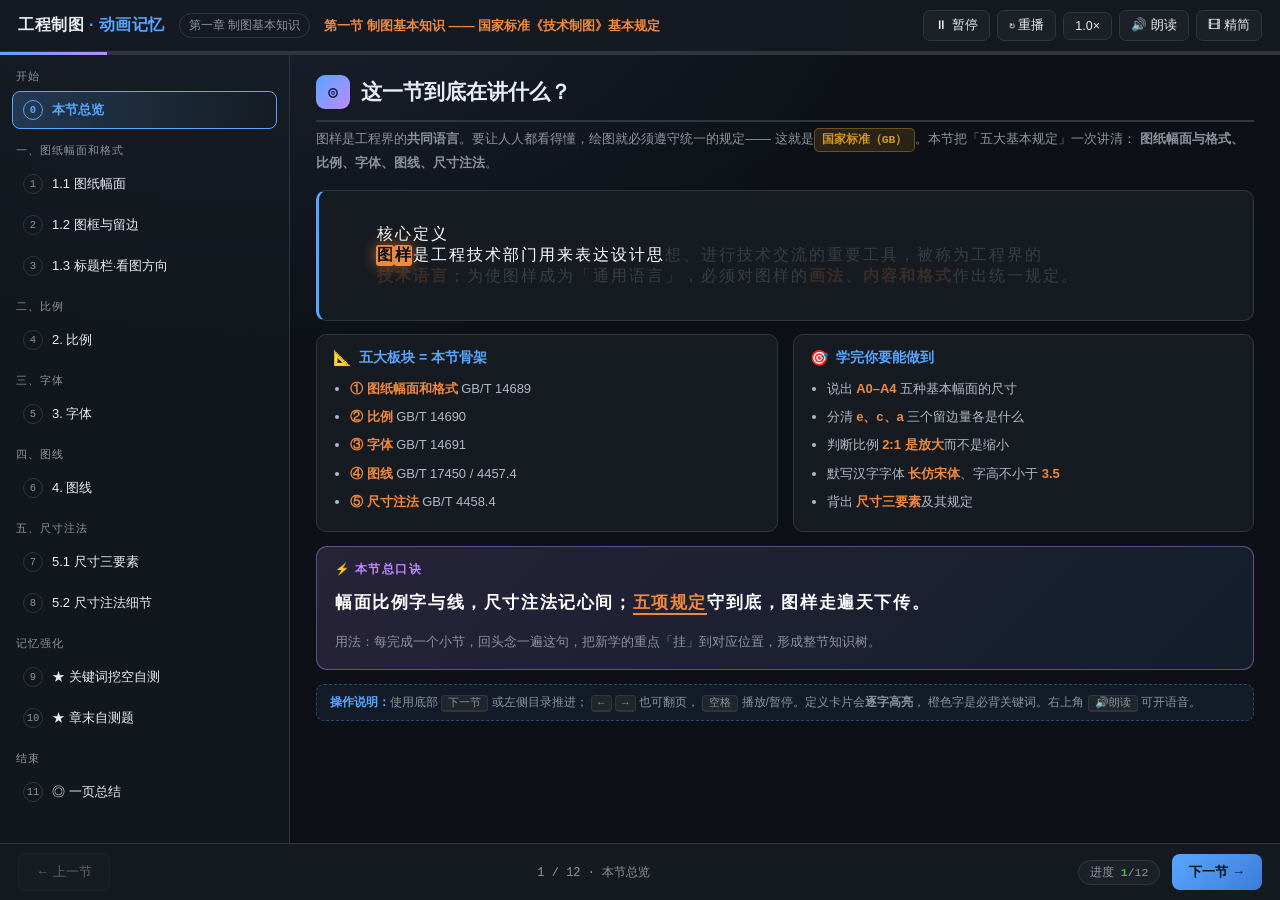
<file: topics/eng-drawing/index.html>
<!DOCTYPE html>
<html lang="zh-CN">
<head>
<meta charset="UTF-8">
<meta name="viewport" content="width=device-width, initial-scale=1.0">
<title>工程制图 · 第一章第一节 制图基本知识（国家标准）动画记忆</title>
<style>
:root{
  --bg:#0d1117; --bg2:#161b22; --panel:#1c2128; --line:#30363d;
  --ink:#e6edf3; --dim:#8b949e; --accent:#58a6ff; --accent2:#f0883e;
  --good:#3fb950; --bad:#f85149; --warn:#d29922; --purple:#bc8cff;
  --mono:"Cascadia Mono","Consolas","Courier New",monospace;
}
*{box-sizing:border-box;margin:0;padding:0}
html,body{height:100%}
body{
  background:radial-gradient(1200px 800px at 20% -10%,#1b2432 0%,var(--bg) 55%) fixed;
  color:var(--ink);
  font-family:"Microsoft YaHei","PingFang SC","Segoe UI",sans-serif;
  overflow:hidden;
}
#app{display:flex;flex-direction:column;height:100vh}

/* ========== 顶栏 ========== */
header{
  display:flex;align-items:center;gap:14px;
  padding:10px 18px;background:rgba(22,27,34,.92);
  border-bottom:1px solid var(--line);backdrop-filter:blur(8px);
  flex:0 0 auto;z-index:20;
}
.brand{font-weight:700;font-size:16px;letter-spacing:.5px;white-space:nowrap}
.brand span{color:var(--accent)}
.chapter-tag{
  font-size:12px;color:var(--dim);border:1px solid var(--line);
  padding:3px 9px;border-radius:20px;white-space:nowrap;
}
.scene-title{font-size:13px;color:var(--accent2);font-weight:600;flex:1;
  white-space:nowrap;overflow:hidden;text-overflow:ellipsis}
.toolbar{display:flex;gap:7px;align-items:center;flex-wrap:nowrap}
button.tb{
  background:var(--panel);color:var(--ink);border:1px solid var(--line);
  padding:6px 11px;border-radius:7px;cursor:pointer;font-size:12.5px;
  font-family:inherit;transition:.16s;white-space:nowrap;
}
button.tb:hover{background:#2d333b;border-color:var(--accent);color:var(--accent)}
button.tb.on{background:var(--accent);color:#04101f;border-color:var(--accent);font-weight:700}
button.tb:active{transform:scale(.95)}

/* 进度条 */
#bar{height:3px;background:var(--line);flex:0 0 auto;position:relative}
#barFill{height:100%;width:0;background:linear-gradient(90deg,var(--accent),var(--purple));
  transition:width .25s ease}

/* ========== 主体 ========== */
main{flex:1;display:flex;overflow:hidden;min-height:0}
#left{
  width:290px;flex:0 0 auto;border-right:1px solid var(--line);
  background:rgba(22,27,34,.6);overflow-y:auto;padding:12px;
}
#left::-webkit-scrollbar{width:8px}
#left::-webkit-scrollbar-thumb{background:#30363d;border-radius:4px}
.nav-group{font-size:11px;color:var(--dim);text-transform:uppercase;
  letter-spacing:1px;margin:14px 0 7px;padding-left:4px}
.nav-group:first-child{margin-top:2px}
.nav-item{
  display:flex;align-items:center;gap:9px;padding:8px 10px;border-radius:8px;
  cursor:pointer;font-size:13px;transition:.15s;border:1px solid transparent;
  margin-bottom:3px;line-height:1.35;
}
.nav-item:hover{background:#21262d}
.nav-item.active{background:linear-gradient(90deg,rgba(88,166,255,.22),transparent);
  border-color:var(--accent);color:var(--accent);font-weight:600}
.nav-item.done .dot{background:var(--good);border-color:var(--good);color:#04101f}
.dot{
  width:20px;height:20px;flex:0 0 auto;border-radius:50%;border:1.5px solid var(--line);
  display:flex;align-items:center;justify-content:center;font-size:10.5px;
  color:var(--dim);font-family:var(--mono);transition:.2s;
}
.nav-item.active .dot{border-color:var(--accent);color:var(--accent);font-weight:700}

#right{flex:1;display:flex;flex-direction:column;overflow:hidden;min-width:0}

/* 舞台 */
#stage{
  flex:1 1 auto;overflow-y:auto;overflow-x:hidden;padding:20px 26px;
  scroll-behavior:smooth;
}
#stage::-webkit-scrollbar{width:10px}
#stage::-webkit-scrollbar-thumb{background:#30363d;border-radius:5px}
.slide{display:none;animation:fadeUp .45s ease both;max-width:1050px;margin:0 auto}
.slide.show{display:block}
@keyframes fadeUp{from{opacity:0;transform:translateY(14px)}to{opacity:1;transform:none}}

h2.sh{
  font-size:21px;margin-bottom:6px;display:flex;align-items:center;gap:11px;
  padding-bottom:11px;border-bottom:2px solid var(--line);
}
h2.sh .num{
  background:linear-gradient(135deg,var(--accent),var(--purple));color:#04101f;
  width:34px;height:34px;border-radius:9px;display:flex;align-items:center;
  justify-content:center;font-family:var(--mono);font-size:16px;font-weight:700;flex:0 0 auto;
}
.sub{color:var(--dim);font-size:13px;margin-bottom:16px;line-height:1.7}
.gb{
  display:inline-block;background:rgba(210,153,34,.14);color:var(--warn);
  border:1px solid rgba(210,153,34,.4);border-radius:5px;padding:1px 7px;
  font-size:11.5px;font-family:var(--mono);font-weight:600;
}

/* 定义卡片 */
.def{
  background:var(--bg2);border:1px solid var(--line);border-left:3px solid var(--accent);
  border-radius:10px;padding:15px 18px;margin:13px 0;position:relative;
}
.def .label{
  position:absolute;top:-9px;left:14px;background:var(--accent);color:#04101f;
  font-size:10.5px;font-weight:700;padding:2px 9px;border-radius:20px;letter-spacing:.5px;
}
.def p{font-size:14.5px;line-height:2;color:#c9d1d9}
.def.heat{border-left-color:var(--accent2);box-shadow:0 0 0 1px rgba(240,136,62,.25)}
.def.heat .label{background:var(--accent2)}

/* 逐字高亮 */
.w{
  display:inline-block;opacity:.16;transition:opacity .28s ease,color .28s ease;
  border-radius:3px;padding:0 1px;
}
.w.on{opacity:1;color:#fff}
.w.key{color:var(--accent2);font-weight:700}
.w.key.on{
  color:#04101f;background:var(--accent2);font-weight:700;
  box-shadow:0 0 14px rgba(240,136,62,.6);
}
.w.hit{animation:pop .4s ease}
@keyframes pop{0%{transform:scale(1)}45%{transform:scale(1.22)}100%{transform:scale(1)}}

/* 数据表 */
table.dt{
  width:100%;border-collapse:collapse;margin:13px 0;font-size:13px;
  background:var(--bg2);border-radius:9px;overflow:hidden;
}
table.dt th,table.dt td{border:1px solid var(--line);padding:8px 10px;text-align:center}
table.dt th{background:#21262d;color:var(--accent);font-weight:600;font-size:12.5px}
table.dt td{font-family:var(--mono);font-size:13px}
table.dt tr.blink td{animation:cellGlow 1.1s ease}
@keyframes cellGlow{
  0%{background:transparent}
  35%{background:rgba(240,136,62,.42);color:#fff;font-weight:700}
  100%{background:transparent}
}
table.dt td.hl{color:var(--accent2);font-weight:700}

/* 画布 */
.stagebox{
  background:#fbfbf7;border-radius:11px;padding:10px;margin:14px 0;
  border:1px solid var(--line);position:relative;
}
.stagebox.dark{background:#0a0e14}
canvas{display:block;width:100%;height:auto;border-radius:5px}
.cap{font-size:11.5px;color:var(--dim);text-align:center;margin-top:7px}
.stagebox .cap{color:#6e7781}

/* 网格 */
.grid2{display:grid;grid-template-columns:1fr 1fr;gap:15px}
@media(max-width:900px){.grid2{grid-template-columns:1fr}}
.card{
  background:var(--bg2);border:1px solid var(--line);border-radius:10px;padding:14px 16px;
}
.card h4{font-size:14px;margin-bottom:9px;color:var(--accent);display:flex;gap:7px;align-items:center}
.card h4 .ic{font-size:15px}
.card ul{margin-left:17px;font-size:13px;line-height:1.95;color:#adbac7}
.card ul li{margin-bottom:3px}
.card ul li b{color:var(--accent2)}

/* 口诀 */
.mnemonic{
  background:linear-gradient(135deg,rgba(188,140,255,.15),rgba(88,166,255,.09));
  border:1px solid rgba(188,140,255,.42);border-radius:11px;padding:15px 18px;margin:14px 0;
}
.mnemonic .t{font-size:11.5px;color:var(--purple);font-weight:700;letter-spacing:1.4px;margin-bottom:9px}
.mnemonic .verse{
  font-size:17px;line-height:2.05;color:#fff;font-weight:600;letter-spacing:1.6px;
  font-family:"KaiTi","STKaiti",serif;
}
.mnemonic .verse em{color:var(--accent2);font-style:normal;
  border-bottom:2px solid var(--accent2);padding-bottom:1px}
.mnemonic .note{font-size:12.5px;color:var(--dim);margin-top:10px;line-height:1.8}

/* 易错对比 */
.trap{
  border:1px solid var(--line);border-radius:10px;overflow:hidden;margin:12px 0;
  background:var(--bg2);
}
.trap .th{padding:9px 14px;font-size:13px;font-weight:600;background:#21262d;
  border-bottom:1px solid var(--line);display:flex;gap:8px;align-items:center}
.trap .tb{display:grid;grid-template-columns:1fr 1fr}
.trap .side{padding:13px 15px;font-size:13px;line-height:1.85}
.trap .side.bad{border-right:1px solid var(--line);color:#ffb3ae}
.trap .side.good{color:#9ae6a0}
.trap .side .tag{font-size:10.5px;font-weight:700;padding:2px 8px;border-radius:20px;
  display:inline-block;margin-bottom:8px;letter-spacing:.5px}
.trap .side.bad .tag{background:rgba(248,81,73,.2);color:var(--bad);border:1px solid rgba(248,81,73,.45)}
.trap .side.good .tag{background:rgba(63,185,80,.18);color:var(--good);border:1px solid rgba(63,185,80,.45)}
.cross{color:var(--bad);font-weight:700}
.tick{color:var(--good);font-weight:700}

/* 操作提示 */
.hint{
  font-size:12px;color:var(--dim);background:rgba(88,166,255,.07);
  border:1px dashed rgba(88,166,255,.32);border-radius:8px;padding:9px 13px;margin:12px 0;
}
.hint b{color:var(--accent)}

/* 底栏 */
footer{
  flex:0 0 auto;display:flex;align-items:center;gap:12px;padding:9px 18px;
  background:rgba(22,27,34,.94);border-top:1px solid var(--line);z-index:20;
}
.btn{
  padding:9px 17px;border-radius:8px;border:1px solid var(--line);background:var(--panel);
  color:var(--ink);cursor:pointer;font-size:13px;font-family:inherit;transition:.16s;
  display:flex;align-items:center;gap:7px;white-space:nowrap;
}
.btn:hover{border-color:var(--accent);color:var(--accent)}
.btn:active{transform:scale(.96)}
.btn.primary{background:linear-gradient(135deg,var(--accent),#3d7dd8);
  color:#04101f;font-weight:700;border:none}
.btn.primary:hover{filter:brightness(1.12);color:#04101f}
.btn:disabled{opacity:.35;cursor:not-allowed;transform:none}
.foot-info{font-size:12px;color:var(--dim);flex:1;text-align:center;
  font-family:var(--mono);white-space:nowrap;overflow:hidden;text-overflow:ellipsis}
.prog-pill{
  font-size:11.5px;font-family:var(--mono);background:var(--panel);
  border:1px solid var(--line);padding:4px 11px;border-radius:20px;color:var(--dim);
  white-space:nowrap;
}
.prog-pill b{color:var(--good)}

/* 测验 */
.quiz{background:var(--bg2);border:1px solid var(--line);border-radius:11px;
  padding:17px 20px;margin:14px 0}
.quiz .q{font-size:14.5px;line-height:1.85;margin-bottom:13px;font-weight:600}
.quiz .q .idx{color:var(--accent2);font-family:var(--mono);margin-right:7px}
.opts{display:flex;flex-direction:column;gap:8px}
.opt{
  padding:11px 15px;border:1px solid var(--line);border-radius:9px;cursor:pointer;
  font-size:13.5px;transition:.16s;background:#1c2128;display:flex;gap:11px;align-items:flex-start;
  line-height:1.7;
}
.opt:hover{border-color:var(--accent);background:#22272e}
.opt .letter{
  width:22px;height:22px;flex:0 0 auto;border-radius:50%;border:1.5px solid var(--line);
  display:flex;align-items:center;justify-content:center;font-size:11.5px;
  font-family:var(--mono);font-weight:700;transition:.2s;
}
.opt.right{border-color:var(--good);background:rgba(63,185,80,.14);color:#b7f5bd}
.opt.right .letter{background:var(--good);color:#04101f;border-color:var(--good)}
.opt.wrong{border-color:var(--bad);background:rgba(248,81,73,.13);color:#ffb3ae}
.opt.wrong .letter{background:var(--bad);color:#fff;border-color:var(--bad)}
.opt.locked{cursor:default;opacity:.75}
.opt.locked.right,.opt.locked.wrong{opacity:1}
.explain{
  margin-top:12px;padding:12px 15px;border-radius:9px;font-size:13px;line-height:1.9;
  background:rgba(88,166,255,.09);border-left:3px solid var(--accent);display:none;
  color:#c9d1d9;
}
.explain.show{display:block;animation:fadeUp .3s ease both}
.explain b{color:var(--accent)}
.score{
  font-size:15px;text-align:center;padding:17px;border-radius:10px;margin-top:15px;
  background:rgba(63,185,80,.1);border:1px solid rgba(63,185,80,.35);line-height:1.9;
}
.score b{font-size:26px;color:var(--good);font-family:var(--mono)}

/* 空白自测 */
.blank{
  display:inline-block;min-width:74px;border-bottom:2px dashed var(--accent2);
  text-align:center;cursor:pointer;color:var(--accent2);font-weight:700;
  padding:0 6px;transition:.2s;
}
.blank:hover{background:rgba(240,136,62,.13)}
.blank.revealed{color:var(--good);border-bottom-color:var(--good);border-bottom-style:solid}

/* 线型样例 */
.linesamp{margin:9px 0}
.linesamp .row{display:flex;align-items:center;gap:14px;padding:7px 0;
  border-bottom:1px dashed #2a3038}
.linesamp .row:last-child{border-bottom:none}
.linesamp svg{flex:0 0 190px}
.linesamp .nm{font-size:13px;font-weight:600;color:var(--accent2);flex:0 0 92px}
.linesamp .ds{font-size:12.5px;color:#adbac7;line-height:1.65}
.kbd{
  font-family:var(--mono);font-size:11px;background:#21262d;border:1px solid var(--line);
  border-bottom-width:2px;border-radius:4px;padding:1px 6px;color:var(--dim);
}
</style>
</head>
<body>
<div id="app">

<header>
  <div class="brand">工程制图 <span>· 动画记忆</span></div>
  <div class="chapter-tag">第一章 制图基本知识</div>
  <div class="scene-title" id="sceneTitle">第一节 国家标准《技术制图》的基本规定</div>
  <div class="toolbar">
    <button class="tb" id="btnPlay" title="播放/暂停当前场景动画">⏸ 暂停</button>
    <button class="tb" id="btnReplay" title="重播当前场景">↻ 重播</button>
    <button class="tb" id="btnSpeed" title="切换动画速度">1.0×</button>
    <button class="tb" id="btnSpeech" title="开启后逐字朗读定义">🔊 朗读</button>
    <button class="tb" id="btnMotion" title="减少动画，适合快速阅读">🎞 精简</button>
  </div>
</header>
<div id="bar"><div id="barFill"></div></div>

<main>
  <nav id="left"></nav>
  <div id="right">
    <div id="stage"></div>
  </div>
</main>

<footer>
  <button class="btn" id="btnPrev">← 上一节</button>
  <div class="foot-info" id="footInfo">—</div>
  <span class="prog-pill" id="progPill">进度 <b>0</b>/0</span>
  <button class="btn primary" id="btnNext">下一节 →</button>
</footer>
</div>

<script>
/* =========================================================================
   工程制图 第一章第一节 —— 国家标准《技术制图》基本规定 · 动画记忆引擎
   全部内容依据 GB/T 14689-2008（图纸幅面和格式）、GB/T 14690-1993（比例）、
   GB/T 14691-1993（字体）、GB/T 17450-1998 / GB/T 4457.4-2002（图线）、
   GB/T 4458.4-2003（尺寸注法）
   ========================================================================= */
"use strict";

/* ---------- 全局状态 ---------- */
const S = {
  idx: 0,
  playing: true,
  speed: 1,
  speech: false,
  motion: true,      // false = 精简模式（跳过逐字动画）
  timers: [],
  spoken: [],        // 已朗读的文本，避免重复
  done: new Set(),
  quizAnswers: {}
};

/* ---------- 工具 ---------- */
const $  = s => document.querySelector(s);
const $$ = s => Array.from(document.querySelectorAll(s));

function clearTimers(){
  S.timers.forEach(t => { clearTimeout(t); clearInterval(t); });
  S.timers = [];
}
function later(fn, ms){
  const id = setTimeout(fn, ms);
  S.timers.push(id);
  return id;
}
function every(fn, ms){
  const id = setInterval(fn, ms);
  S.timers.push(id);
  return id;
}
function stopSpeech(){
  if ("speechSynthesis" in window) { try{ speechSynthesis.cancel(); }catch(e){} }
}
function speak(text){
  if (!S.speech || !("speechSynthesis" in window)) return;
  if (S.spoken.includes(text)) return;
  S.spoken.push(text);
  const u = new SpeechSynthesisUtterance(text);
  u.lang = "zh-CN"; u.rate = 0.95; u.pitch = 1;
  try{ speechSynthesis.speak(u); }catch(e){}
}

/* =========================================================================
   通用动画原语
   ========================================================================= */

/* 逐字高亮：把含 <b> 的 HTML 拆成逐字 span，关键处（<b>）标 .key */
function buildWords(html){
  const out = [];
  // 用占位符保护标签，按「字符」切开，<b> 段标 key
  const tmp = document.createElement("div");
  tmp.innerHTML = html;
  (function walk(node, isKey){
    node.childNodes.forEach(ch => {
      if (ch.nodeType === 3){
        for (const c of ch.textContent){
          out.push({ ch: c, key: isKey });
        }
      } else if (ch.nodeType === 1){
        walk(ch, isKey || ch.tagName === "B");
      }
    });
  })(tmp, false);
  return out;
}

/* 给 .def 里的文字逐字上屏 */
function animateDefinition(el, {delay=0, perChar=34, speakText=null} = {}){
  const src = el.dataset.raw || el.innerHTML;
  el.dataset.raw = src;
  const words = buildWords(src);
  el.innerHTML = "";
  const frag = document.createDocumentFragment();
  const spans = [];
  words.forEach(w => {
    if (w.ch === "\n"){ frag.appendChild(document.createElement("br")); return; }
    const sp = document.createElement("span");
    sp.className = "w" + (w.key ? " key" : "");
    sp.textContent = w.ch === " " ? "\u00a0" : w.ch;
    frag.appendChild(sp);
    spans.push(sp);
  });
  el.appendChild(frag);

  if (!S.motion){ spans.forEach(s => s.classList.add("on")); return spans; }

  spans.forEach((sp, i) => {
    later(() => {
      if (!S.playing) return;
      sp.classList.add("on");
      if (sp.classList.contains("key")){
        sp.classList.add("hit");
        later(() => sp.classList.remove("hit"), 420);
      }
      // 每读一小段做一次语音（按句读，避免碎片化）
      if (i === spans.length - 1 && speakText) speak(speakText);
    }, delay + i * perChar);
  });
  return spans;
}

/* 数字滚动 */
function countUp(el, to, {dur=900, delay=0, suffix=""} = {}){
  later(() => {
    const t0 = performance.now();
    const from = 0;
    function step(t){
      if (!S.playing) return;
      const p = Math.min(1, (t - t0) / dur);
      const e = 1 - Math.pow(1 - p, 3);
      el.textContent = Math.round(from + (to - from) * e) + suffix;
      if (p < 1) requestAnimationFrame(step);
    }
    requestAnimationFrame(step);
  }, delay);
}

/* 高亮表格列 */
function glowCell(sel, delay=0){
  later(() => {
    if (!S.playing) return;
    const tr = document.querySelector(sel);
    if (!tr) return;
    tr.classList.add("blink");
    later(() => tr.classList.remove("blink"), 1200);
  }, delay);
}

/* =========================================================================
   画布绘制助手
   ========================================================================= */
function setupCanvas(cv, h){
  const dpr = window.devicePixelRatio || 1;
  const w = cv.parentElement.clientWidth - 20;
  cv.width = w * dpr; cv.height = h * dpr;
  cv.style.width = w + "px"; cv.style.height = h + "px";
  const g = cv.getContext("2d");
  g.setTransform(dpr, 0, 0, dpr, 0, 0);
  return { g, w, h };
}

/* 通用：按 t (0..1) 生长的多段路径动画
   segs: [{pts:[[x,y],...], width, color, dash, capStart, capEnd}] */
function playSegs(cv, h, segs, {dur=1300, delay=0, fill=null, bg=null,
                                onDone=null, labels=null, anim=true} = {}){
  const { g, w } = setupCanvas(cv, h);
  const DPR = window.devicePixelRatio || 1;
  void DPR;

  function paint(t){
    g.clearRect(0, 0, w, h);
    if (bg){ g.fillStyle = bg; g.fillRect(0, 0, w, h); }
    if (fill){
      g.beginPath(); fill.pts.forEach((p, i) => i ? g.lineTo(p[0], p[1]) : g.moveTo(p[0], p[1]));
      g.closePath();
      g.fillStyle = fill.color || "rgba(255,214,102,.55)";
      g.fill();
    }
    // 计算总长度
    let total = 0;
    const lens = segs.map(s => {
      let L = 0;
      for (let i = 1; i < s.pts.length; i++){
        L += Math.hypot(s.pts[i][0] - s.pts[i-1][0], s.pts[i][1] - s.pts[i-1][1]);
      }
      total += L; return L;
    });
    let budget = total * t;
    segs.forEach((s, si) => {
      const L = lens[si];
      const draw = Math.max(0, Math.min(L, budget));
      budget -= L;
      if (draw <= 0) return;
      g.save();
      g.strokeStyle = s.color; g.lineWidth = s.width || 2;
      g.lineCap = s.cap || "round"; g.lineJoin = "round";
      if (s.dash) g.setLineDash(s.dash);
      g.beginPath();
      let acc = 0, started = false;
      g.moveTo(s.pts[0][0], s.pts[0][1]);
      for (let i = 1; i < s.pts.length; i++){
        const a = s.pts[i-1], b = s.pts[i];
        const seg = Math.hypot(b[0]-a[0], b[1]-a[1]);
        if (acc + seg <= draw){
          g.lineTo(b[0], b[1]); acc += seg; started = true;
        } else {
          const r = seg > 0 ? (draw - acc) / seg : 0;
          g.lineTo(a[0] + (b[0]-a[0])*r, a[1] + (b[1]-a[1])*r);
          break;
        }
      }
      g.stroke();
      g.restore();
      void started;
    });
    // 标注
    if (labels && t > .96){
      labels.forEach(L => {
        g.save();
        g.fillStyle = L.color || "#333";
        g.font = L.font || "600 13px 'Microsoft YaHei',sans-serif";
        g.textAlign = L.align || "left";
        g.textBaseline = L.base || "middle";
        if (L.bg){
          const tw = g.measureText(L.text).width;
          const px = L.align === "center" ? L.x - tw/2 : (L.align === "right" ? L.x - tw : L.x);
          g.fillStyle = L.bg;
          g.fillRect(px - 5, L.y - 11, tw + 10, 22);
          g.fillStyle = L.color || "#333";
        }
        g.fillText(L.text, L.x, L.y);
        g.restore();
      });
    }
  }

  if (!anim){ paint(1); if (onDone) later(onDone, 0); return; }

  later(() => {
    const t0 = performance.now();
    const D = dur / S.speed;
    function frame(now){
      if (!S.playing) return;
      const p = Math.min(1, (now - t0) / D);
      paint(1 - Math.pow(1 - p, 2.2));
      if (p < 1) requestAnimationFrame(frame);
      else if (onDone) onDone();
    }
    requestAnimationFrame(frame);
  }, delay);
}

/* =========================================================================
   幻灯片内容定义
   ========================================================================= */
const SLIDES = [];

/* ---------- 0. 导航总览 ---------- */
SLIDES.push({
  id: "overview",
  nav: "本节总览",
  group: "开始",
  title: "第一节 制图基本知识 —— 国家标准《技术制图》基本规定",
  html: `
    <h2 class="sh"><span class="num">◎</span>这一节到底在讲什么？</h2>
    <p class="sub">
      图样是工程界的<strong>共同语言</strong>。要让人人都看得懂，绘图就必须遵守统一的规定——
      这就是<span class="gb">国家标准（GB）</span>。本节把「五大基本规定」一次讲清：
      <strong>图纸幅面与格式、比例、字体、图线、尺寸注法</strong>。
    </p>

    <div class="def" id="d0">
      <div class="label">核心定义</div>
      <b>图样</b>是工程技术部门用来表达设计思想、进行技术交流的重要工具，被称为工程界的
      <b>技术语言</b>；为使图样成为「通用语言」，必须对图样的<b>画法、内容和格式</b>作出统一规定。
    </div>

    <div class="grid2">
      <div class="card">
        <h4><span class="ic">📐</span>五大板块 = 本节骨架</h4>
        <ul>
          <li><b>① 图纸幅面和格式</b> GB/T 14689</li>
          <li><b>② 比例</b> GB/T 14690</li>
          <li><b>③ 字体</b> GB/T 14691</li>
          <li><b>④ 图线</b> GB/T 17450 / 4457.4</li>
          <li><b>⑤ 尺寸注法</b> GB/T 4458.4</li>
        </ul>
      </div>
      <div class="card">
        <h4><span class="ic">🎯</span>学完你要能做到</h4>
        <ul>
          <li>说出 <b>A0–A4</b> 五种基本幅面的尺寸</li>
          <li>分清 <b>e、c、a</b> 三个留边量各是什么</li>
          <li>判断比例 <b>2:1 是放大</b>而不是缩小</li>
          <li>默写汉字字体 <b>长仿宋体</b>、字高不小于 <b>3.5</b></li>
          <li>背出 <b>尺寸三要素</b>及其规定</li>
        </ul>
      </div>
    </div>

    <div class="mnemonic">
      <div class="t">⚡ 本节总口诀</div>
      <div class="verse">幅面比例字与线，尺寸注法记心间；<em>五项规定</em>守到底，图样走遍天下传。</div>
      <div class="note">用法：每完成一个小节，回头念一遍这句，把新学的重点「挂」到对应位置，形成整节知识树。</div>
    </div>

    <div class="hint">
      <b>操作说明：</b>使用底部 <span class="kbd">下一节</span> 或左侧目录推进；
      <span class="kbd">←</span> <span class="kbd">→</span> 也可翻页，
      <span class="kbd">空格</span> 播放/暂停。定义卡片会<strong>逐字高亮</strong>，
      橙色字是必背关键词。右上角 <span class="kbd">🔊朗读</span> 可开语音。
    </div>
  `,
  anim(){
    animateDefinition($("#d0"), { perChar: 30, speakText: "图样是工程技术部门用来表达设计思想、进行技术交流的重要工具，被称为工程界的技术语言。" });
  }
});

/* ---------- 1. 图纸幅面 ---------- */
SLIDES.push({
  id: "format",
  nav: "1.1 图纸幅面",
  group: "一、图纸幅面和格式",
  title: "1.1 图纸幅面 —— 五种基本幅面 A0～A4",
  html: `
    <h2 class="sh"><span class="num">1</span>图纸幅面：图纸有多大？</h2>
    <p class="sub">
      <span class="gb">GB/T 14689—2008</span>
      规定：绘制技术图样时，应<strong>优先采用基本幅面</strong>。基本幅面共五种：A0、A1、A2、A3、A4。
    </p>

    <div class="def" id="d1">
      <div class="label">幅面定义</div>
      图纸幅面由<b>宽度 B × 长度 L</b> 决定。相邻两号幅面中，<b>大一号幅面的面积是小一号的两倍</b>，
      同号幅面长边与短边之比为 <b>√2 : 1</b>（近似 1.414:1）。
    </div>

    <div class="stagebox">
      <canvas id="cvA"></canvas>
      <div class="cap">A0 → A4 逐级对折关系（每对折一次，面积减半、序号加一）</div>
    </div>

    <table class="dt" id="tbA">
      <tr><th>幅面代号</th><th>A0</th><th>A1</th><th>A2</th><th>A3</th><th>A4</th></tr>
      <tr id="rowBL"><th>B × L</th>
        <td>841×1189</td><td>594×841</td><td>420×594</td><td>297×420</td><td>210×297</td></tr>
    </table>
    <p class="sub" style="margin-top:-4px">单位：mm。记忆锚点：<strong>A4 = 210×297</strong>（就是常见打印纸），往上一号就把 <strong>297 变 420</strong>，依此类推。</p>

    <div class="grid2">
      <div class="card">
        <h4><span class="ic">🔁</span>为什么要用 √2 : 1？</h4>
        <ul>
          <li>对折后长宽比<b>保持不变</b>，缩放不会变形</li>
          <li>相邻幅面面积恰好<b>成倍</b>关系，便于套用</li>
          <li>所以 A0 对折 4 次 → A4</li>
        </ul>
      </div>
      <div class="card">
        <h4><span class="ic">📏</span>快速推算技巧</h4>
        <ul>
          <li>小号的长边 = 大号的短边</li>
          <li>例：A3 短边 297 = A4 长边 297 ✔</li>
          <li>例：A2 短边 420 = A3 长边 420 ✔</li>
        </ul>
      </div>
    </div>

    <div class="mnemonic">
      <div class="t">⚡ 口诀</div>
      <div class="verse">四二幺九五九四，五九四八四幺来；<em>四二乘五九四</em>，二九七配四二零，最后二幺零乘二九七。</div>
      <div class="note">对应：A2=420×594、A1=594×841、A3=297×420、A4=210×297。</div>
    </div>
  `,
  anim(){
    animateDefinition($("#d1"), { perChar: 32, speakText: "图纸幅面由宽度和长度决定，相邻两号幅面中，大一号幅面的面积是小一号的两倍，同号幅面长边与短边之比为根号二比一。" });
    const cv = $("#cvA"); if (!cv) return;
    const H = 300, { g, w } = setupCanvas(cv, H);
    // 画嵌套幅面（等比缩放）
    const data = [
      { n: "A0", a: 841, b: 1189, c: "#1f6feb" },
      { n: "A1", a: 594, b: 841,  c: "#f0883e" },
      { n: "A2", a: 420, b: 594,  c: "#3fb950" },
      { n: "A3", a: 297, b: 420,  c: "#bc8cff" },
      { n: "A4", a: 210, b: 297,  c: "#e5534b" }
    ];
    const scale = Math.min((w - 90) / 1189, (H - 60) / 841) ;
    function draw(t){
      g.clearRect(0, 0, w, H);
      g.fillStyle = "#fbfbf7"; g.fillRect(0, 0, w, H);
      const cx = w / 2, cy = H / 2;
      data.forEach((d, i) => {
        const appear = i / data.length;
        if (t < appear) return;
        const W = d.b * scale, Hh = d.a * scale;
        const x = cx - W / 2, y = cy - Hh / 2;
        g.save();
        g.globalAlpha = Math.min(1, (t - appear) * 6);
        g.strokeStyle = d.c; g.lineWidth = i === data.length - 1 ? 2.4 : 1.9;
        g.strokeRect(x, y, W, Hh);
        g.fillStyle = d.c;
        g.font = "700 13px 'Cascadia Mono',Consolas,monospace";
        g.textAlign = "left"; g.textBaseline = "top";
        g.fillText(d.n, x + 6, y + 5);
        g.font = "500 11px 'Microsoft YaHei',sans-serif";
        g.fillText(d.b + "×" + d.a, x + 6, y + 21);
        g.restore();
      });
    }
    if (!S.motion){ draw(1); return; }
    later(() => {
      const t0 = performance.now(), D = 1500 / S.speed;
      (function f(now){
        if (!S.playing) return;
        const p = Math.min(1, (now - t0) / D);
        draw(p);
        if (p < 1) requestAnimationFrame(f);
      })(performance.now());
    }, 200);
    glowCell("#rowBL td:nth-child(5)", 1500);
    glowCell("#rowBL td:nth-child(6)", 1900);
  }
});

/* ---------- 2. 图框与留边 ---------- */
SLIDES.push({
  id: "border",
  nav: "1.2 图框与留边",
  group: "一、图纸幅面和格式",
  title: "1.2 图框格式与留边尺寸 e、c、a",
  html: `
    <h2 class="sh"><span class="num">2</span>图框格式：图纸里面怎么排？</h2>
    <p class="sub">
      图纸上必须用<strong>粗实线</strong>画出<strong>图框线</strong>，图框与纸边之间留出的空白叫<strong>留边</strong>。
      留边量有三个符号：<span class="gb">e</span>、<span class="gb">c</span>、<span class="gb">a</span>，这是最容易混的地方。
    </p>

    <div class="stagebox">
      <canvas id="cvB"></canvas>
      <div class="cap">左：需装订的图样（留有装订边 a=25）　右：不需装订的图样（四边等宽 e）</div>
    </div>

    <div class="def" id="d2">
      <div class="label">三个留边量</div>
      <b>不留装订边</b>时，图框线到纸边的距离用 <b>e</b> 表示；<b>留有装订边</b>时，装订边一侧的距离用
      <b>a</b> 表示（统一为 <b>25mm</b>），其余各边用 <b>c</b> 表示。同一幅面中 <b>e = 2c</b>。
    </div>

    <table class="dt">
      <tr><th>幅面代号</th><th>A0</th><th>A1</th><th>A2</th><th>A3</th><th>A4</th></tr>
      <tr id="rowE"><th>e（不留装订边）</th><td>20</td><td>20</td><td>10</td><td>10</td><td>10</td></tr>
      <tr id="rowC"><th>c（留装订边时其他边）</th><td>10</td><td>10</td><td>5</td><td>5</td><td>5</td></tr>
      <tr id="rowA"><th>a（装订边）</th><td colspan="5">25（各号幅面统一）</td></tr>
    </table>

    <div class="trap">
      <div class="th">⚠️ 易错对比：e 和 c 到底谁是谁</div>
      <div class="tb">
        <div class="side bad">
          <span class="tag">✗ 常见错误</span>
          「e 是装订边，c 是不装订的边」<br>
          <span class="cross">错。</span>反了！<br>
          也常错成：A4 的 e 和 A0 一样是 20。
        </div>
        <div class="side good">
          <span class="tag">✓ 正确</span>
          <b>e</b> → 不装订时的四边距离<br>
          <b>c</b> → 装订时非装订边的距离<br>
          <b>a</b> → 装订边，永远 25<br>
          且 <b>e = 2c</b>，A0/A1 大，A2–A4 小。
        </div>
      </div>
    </div>

    <div class="mnemonic">
      <div class="t">⚡ 口诀</div>
      <div class="verse"><em>装订留 a 二十五</em>，不装订用 e 为主；<em>e 是 c 的两倍</em>数，A3A4 都取十和五。</div>
      <div class="note">a=25 恒定；A0/A1：e=20、c=10；A2/A3/A4：e=10、c=5。</div>
    </div>
  `,
  anim(){
    animateDefinition($("#d2"), { perChar: 30, speakText: "不留装订边时，图框线到纸边的距离用 e 表示；留有装订边时，装订边一侧的距离用 a 表示，统一为二十五毫米，其余各边用 c 表示。" });
    const cv = $("#cvB"); if (!cv) return;
    const H = 290, { g, w } = setupCanvas(cv, H);
    const pad = 26;
    const halfW = (w - pad * 3) / 2;
    const paperH = H - 70;
    const paperY = 30;

    function sheet(x0, title, mode){
      // 纸
      g.fillStyle = "#fff"; g.strokeStyle = "#4a4a4a"; g.lineWidth = 1.4;
      g.strokeRect(x0, paperY, halfW, paperH);
      // 图框
      const e = 15, c = 7.5, a = 26;
      const inner = mode === "bind"
        ? { x: x0 + a, y: paperY + c, w: halfW - a - c, h: paperH - c * 2 }
        : { x: x0 + e, y: paperY + e, w: halfW - e * 2, h: paperH - e * 2 };
      g.strokeStyle = "#111"; g.lineWidth = 2.4;
      g.strokeRect(inner.x, inner.y, inner.w, inner.h);
      // 标注
      g.font = "700 12px 'Cascadia Mono',monospace";
      g.fillStyle = "#c2410c"; g.textAlign = "center"; g.textBaseline = "middle";
      if (mode === "bind"){
        g.fillText("a=25", x0 + a / 2, paperY + paperH / 2);
        g.fillText("c", x0 + halfW / 2, paperY + c / 2);
      } else {
        g.fillText("e", x0 + halfW / 2, paperY + e / 2);
        g.fillText("e", x0 + halfW / 2, paperY + paperH - e / 2);
      }
      g.fillStyle = "#111"; g.font = "600 12.5px 'Microsoft YaHei',sans-serif";
      g.textAlign = "center"; g.textBaseline = "top";
      g.fillText(title, x0 + halfW / 2, paperY + paperH + 12);
      return { inner };
    }

    function draw(t){
      g.clearRect(0, 0, w, H);
      g.fillStyle = "#fbfbf7"; g.fillRect(0, 0, w, H);
      if (t > .02) sheet(pad, "需装订的图样", "bind");
      if (t > .35) sheet(pad * 2 + halfW, "不需装订的图样", "nobind");
    }
    if (!S.motion){ draw(1); }
    else {
      later(() => {
        const t0 = performance.now(), D = 1200 / S.speed;
        (function f(now){
          if (!S.playing) return;
          const p = Math.min(1, (now - t0) / D);
          draw(1 - Math.pow(1 - p, 2)); if (p < 1) requestAnimationFrame(f);
        })(performance.now());
      }, 200);
    }
    glowCell("#rowE", 1400); glowCell("#rowC", 1750); glowCell("#rowA", 2100);
  }
});

/* ---------- 3. 标题栏与看图方向 ---------- */
SLIDES.push({
  id: "titlebar",
  nav: "1.3 标题栏·看图方向",
  group: "一、图纸幅面和格式",
  title: "1.3 标题栏、明细栏与看图方向",
  html: `
    <h2 class="sh"><span class="num">3</span>每张图纸都必须有的东西</h2>

    <div class="def" id="d3">
      <div class="label">标题栏规定</div>
      每张图纸上<b>都必须画出标题栏</b>。标题栏一般应置于图框的<b>右下角</b>，
      其<b>文字方向</b>即为看图方向。标题栏中的<b>校名、图名、图号、比例、签名及日期</b>
      等栏目应填写清楚。
    </div>

    <div class="stagebox">
      <canvas id="cvC"></canvas>
      <div class="cap">标题栏位于图框右下角；其长边必须与图框线重合</div>
    </div>

    <div class="def" id="d3b" style="border-left-color:var(--purple)">
      <div class="label" style="background:var(--purple)">看图方向的两种情况</div>
      ① 按<b>标题栏方向</b>看图——以标题栏中文字的方向为看图方向；
      ② 按<b>方向符号</b>指示的方向看图——令画在图框线<b>对中符号</b>处的
      <b>等边三角形位于图纸下边</b>，此时以该三角形所指方向为看图方向。
    </div>

    <div class="grid2">
      <div class="card">
        <h4><span class="ic">📋</span>标题栏（GB/T 10609.1）</h4>
        <ul>
          <li>位置：图框<b>右下角</b></li>
          <li>外框用<b>粗实线</b>，分格线用<b>细实线</b></li>
          <li>学习阶段常用简化标题栏</li>
        </ul>
      </div>
      <div class="card">
        <h4><span class="ic">📑</span>明细栏（GB/T 10609.2）</h4>
        <ul>
          <li>用于<b>装配图</b>，列出零件明细</li>
          <li>位置：标题栏<b>上方</b>，自下而上填写</li>
          <li>序号、代号、名称、数量、材料…</li>
        </ul>
      </div>
    </div>

    <div class="trap">
      <div class="th">⚠️ 易错对比：看图方向能不能随便转</div>
      <div class="tb">
        <div class="side bad">
          <span class="tag">✗ 错误</span>
          图纸横放竖放随个人方便，标题栏也可以放左上角，看图方向以图形好看为准。
        </div>
        <div class="side good">
          <span class="tag">✓ 正确</span>
          标题栏<b>必须</b>在右下角；若要改变看图方向，必须在对中符号处画<b>等边三角形方向符号</b>，把三角形放在图纸下边来指示方向。
        </div>
      </div>
    </div>

    <div class="mnemonic">
      <div class="t">⚡ 口诀</div>
      <div class="verse">标题栏在<em>右下角</em>，文字方向定看图；若要<em>转个方向看</em>，对中符号画三角。</div>
    </div>
  `,
  anim(){
    animateDefinition($("#d3"), { perChar: 30, speakText: "每张图纸上都必须画出标题栏。标题栏一般应置于图框的右下角，其文字方向即为看图方向。" });
    animateDefinition($("#d3b"), { perChar: 26, speakText: "看图方向有两种情况，按标题栏方向看图，或按方向符号指示的方向看图。" });
    const cv = $("#cvC"); if (!cv) return;
    const H = 260, { g, w } = setupCanvas(cv, H);
    const pw = Math.min(560, w - 60), ph = H - 60;
    const px = (w - pw) / 2, py = 22;
    const e = 18;
    const ix = px + e, iy = py + e, iw = pw - e * 2, ih = ph - e * 2;
    const tbh = 54, tbw = Math.min(260, iw * .48);

    function draw(t){
      g.clearRect(0, 0, w, H);
      g.fillStyle = "#fbfbf7"; g.fillRect(0, 0, w, H);
      g.strokeStyle = "#555"; g.lineWidth = 1.4; g.strokeRect(px, py, pw, ph);
      if (t > .12){ g.strokeStyle = "#111"; g.lineWidth = 2.4; g.strokeRect(ix, iy, iw, ih); }
      if (t > .45){
        const bx = ix + iw - tbw, by = iy + ih - tbh;
        g.save();
        g.fillStyle = "rgba(88,166,255,.16)"; g.fillRect(bx, by, tbw, tbh);
        g.strokeStyle = "#1f6feb"; g.lineWidth = 2.2; g.strokeRect(bx, by, tbw, tbh);
        g.strokeStyle = "#1f6feb"; g.lineWidth = 1;
        for (let i = 1; i < 3; i++){
          g.beginPath(); g.moveTo(bx + tbw * i / 3, by); g.lineTo(bx + tbw * i / 3, by + tbh); g.stroke();
        }
        g.beginPath(); g.moveTo(bx, by + tbh / 2); g.lineTo(bx + tbw, by + tbh / 2); g.stroke();
        g.fillStyle = "#0b3d91"; g.font = "700 13px 'Microsoft YaHei',sans-serif";
        g.textAlign = "center"; g.textBaseline = "middle";
        g.fillText("标 题 栏", bx + tbw / 2, by + tbh / 2);
        g.restore();
        // 引出说明
        g.save();
        g.strokeStyle = "#f0883e"; g.lineWidth = 1.6; g.setLineDash([5,4]);
        g.beginPath(); g.moveTo(bx, by + tbh / 2); g.lineTo(bx - 70, by - 22); g.stroke();
        g.fillStyle = "#c2410c"; g.font = "600 12.5px 'Microsoft YaHei',sans-serif";
        g.textAlign = "right"; g.textBaseline = "middle";
        g.fillText("右下角，文字方向=看图方向", bx - 74, by - 22);
        g.restore();
      }
      if (t > .78){
        // 方向符号三角形
        const cx = ix + iw / 2, cy = iy + ih;
        g.save();
        g.fillStyle = "rgba(63,185,80,.9)";
        g.beginPath();
        g.moveTo(cx, cy - 15); g.lineTo(cx - 13, cy + 5); g.lineTo(cx + 13, cy + 5);
        g.closePath(); g.fill();
        g.fillStyle = "#166534"; g.font = "600 12px 'Microsoft YaHei',sans-serif";
        g.textAlign = "center"; g.textBaseline = "top";
        g.fillText("方向符号（等边三角形置于图纸下边）", cx, cy + 10);
        g.restore();
      }
    }
    if (!S.motion) draw(1);
    else {
      later(() => {
        const t0 = performance.now(), D = 1600 / S.speed;
        (function f(now){
          if (!S.playing) return;
          const p = Math.min(1, (now - t0) / D);
          draw(1 - Math.pow(1 - p, 2)); if (p < 1) requestAnimationFrame(f);
        })(performance.now());
      }, 200);
    }
  }
});

/* ---------- 4. 比例 ---------- */
SLIDES.push({
  id: "scale",
  nav: "2. 比例",
  group: "二、比例",
  title: "二、比例 —— 2:1 到底是放大还是缩小？",
  html: `
    <h2 class="sh"><span class="num">2</span>比例：图形与实物的倍数关系</h2>

    <div class="def" id="d4">
      <div class="label">比例的定义</div>
      <b>比例</b>是指图中<b>图形</b>与其实物相应要素的<b>线性尺寸之比</b>。
      比值为 <b>1</b> 时称<b>原值比例</b>；比值<b>大于 1</b> 时称<b>放大比例</b>；
      比值<b>小于 1</b> 时称<b>缩小比例</b>。
    </div>

    <p class="sub" style="text-align:center;font-size:15px;">
      <strong>比例 = 图形尺寸 : 实物尺寸</strong>　→　
      写在前面的数字是「<span style="color:var(--accent2)">图上的</span>」，
      写在后面的是「<span style="color:var(--accent2)">真实的</span>」
    </p>

    <div class="stagebox">
      <canvas id="cvD"></canvas>
      <div class="cap">同一个零件（实物宽 60mm）在三种比例下的图形大小对比</div>
    </div>

    <div class="grid2">
      <div class="card">
        <h4><span class="ic">🔍</span>分类</h4>
        <ul>
          <li><b>原值比例</b>：1:1（优先采用）</li>
          <li><b>缩小比例</b>：1:2、1:5、1:10 …（比值&lt;1）</li>
          <li><b>放大比例</b>：2:1、5:1、10:1 …（比值&gt;1）</li>
        </ul>
      </div>
      <div class="card">
        <h4><span class="ic">📌</span>绘制时的规定</h4>
        <ul>
          <li>同一机件各视图应<b>尽可能采用相同比例</b></li>
          <li>比例应填在标题栏的<b>比例栏</b>内</li>
          <li>孔径或薄片厚度<b>≤2mm</b> 时可<b>夸大画出</b></li>
          <li>标注的尺寸数字永远是<b>实物真实尺寸</b>，与比例无关</li>
        </ul>
      </div>
    </div>

    <div class="trap">
      <div class="th">⚠️ 易错对比：2:1 是放大还是缩小</div>
      <div class="tb">
        <div class="side bad">
          <span class="tag">✗ 错误</span>
          2:1 是缩小比例（因为「2 变成 1 变小了」）<br>
          <span class="cross">完全反了。</span><br>
          也常错：比例变了，图上标注的数字也要跟着变。
        </div>
        <div class="side good">
          <span class="tag">✓ 正确</span>
          2:1 → 图上量 2，实物是 1 → <b>图比实物大 = 放大</b><br>
          1:2 → 图上量 1，实物是 2 → <b>图比实物小 = 缩小</b><br>
          <b>尺寸数字只写真实值</b>，画大画小都不改。
        </div>
      </div>
    </div>

    <div class="mnemonic">
      <div class="t">⚡ 口诀</div>
      <div class="verse"><em>前图后物</em>要记牢，比值大于一放大画；<em>尺寸只写真实数</em>，比例再变也不差。</div>
      <div class="note">「前图后物」= 比例中前一个数指图形，后一个数指实物。</div>
    </div>
  `,
  anim(){
    animateDefinition($("#d4"), { perChar: 32, speakText: "比例是指图中图形与其实物相应要素的线性尺寸之比。比值为一时称原值比例，比值大于一时称放大比例，比值小于一时称缩小比例。" });
    const cv = $("#cvD"); if (!cv) return;
    const H = 280, { g, w } = setupCanvas(cv, H);
    const realW = 60;                       // mm
    const base = Math.min((w - 120) / 180, 3.2);  // px per mm，保证 2:1 放得下
    const rows = [
      { label: "1:1", note: "原值比例", mul: 1,    color: "#1f6feb" },
      { label: "1:2", note: "缩小比例", mul: 0.5,  color: "#bc8cff" },
      { label: "2:1", note: "放大比例", mul: 2,    color: "#e5534b" }
    ];
    function draw(t){
      g.clearRect(0, 0, w, H);
      g.fillStyle = "#fbfbf7"; g.fillRect(0, 0, w, H);
      const x0 = 96;
      rows.forEach((r, i) => {
        const ap = i / rows.length;
        if (t < ap) return;
        const y = 52 + i * 74;
        const W = realW * base * r.mul;
        g.save();
        g.globalAlpha = Math.min(1, (t - ap) * 5);
        // 实物参考（虚线）
        g.strokeStyle = "#bbb"; g.lineWidth = 1.2; g.setLineDash([6,5]);
        g.beginPath(); g.moveTo(x0, y - 24); g.lineTo(x0, y + 24); g.stroke();
        g.beginPath(); g.moveTo(x0 + realW*base, y - 24); g.lineTo(x0 + realW*base, y + 24); g.stroke();
        g.setLineDash([]);
        // 图形
        g.fillStyle = r.color + "33";
        g.fillRect(x0, y - 18, W, 36);
        g.strokeStyle = r.color; g.lineWidth = 2.4;
        g.strokeRect(x0, y - 18, W, 36);
        // 文字
        g.fillStyle = "#111"; g.font = "700 15px 'Cascadia Mono',monospace";
        g.textAlign = "right"; g.textBaseline = "middle";
        g.fillText(r.label, x0 - 16, y);
        g.fillStyle = r.color; g.font = "600 11.5px 'Microsoft YaHei',sans-serif";
        g.textAlign = "left";
        g.fillText(r.note, x0 + 10, y + 30);
        // 长度标注
        g.strokeStyle = "#666"; g.lineWidth = 1;
        const ly = y + 22;
        g.beginPath(); g.moveTo(x0, ly); g.lineTo(x0 + W, ly); g.stroke();
        g.beginPath(); g.moveTo(x0, ly-4); g.lineTo(x0, ly+4); g.stroke();
        g.beginPath(); g.moveTo(x0+W, ly-4); g.lineTo(x0+W, ly+4); g.stroke();
        g.fillStyle = "#c2410c"; g.font = "600 11.5px 'Microsoft YaHei',sans-serif";
        g.textAlign = "center"; g.textBaseline = "top";
        g.fillText("图上 " + (realW*r.mul).toFixed(0) + "mm（实物恒为 60mm）", x0 + Math.max(W,120)/2 + 30, ly + 6);
        g.restore();
      });
    }
    if (!S.motion) draw(1);
    else {
      later(() => {
        const t0 = performance.now(), D = 1500 / S.speed;
        (function f(now){
          if (!S.playing) return;
          const p = Math.min(1, (now - t0) / D);
          draw(1 - Math.pow(1 - p, 2)); if (p < 1) requestAnimationFrame(f);
        })(performance.now());
      }, 250);
    }
  }
});

/* ---------- 5. 字体 ---------- */
SLIDES.push({
  id: "font",
  nav: "3. 字体",
  group: "三、字体",
  title: "三、字体 —— 长仿宋体与字高规定",
  html: `
    <h2 class="sh"><span class="num">3</span>字体：图样上的字必须这么写</h2>

    <div class="def" id="d5">
      <div class="label">字体规定</div>
      图样中的字体必须做到：<b>字体工整、笔画清楚、间隔均匀、排列整齐</b>。
      汉字应写<b>长仿宋体</b>，并应采用国家正式公布的<b>简化字</b>。
      字体的<b>号数</b>即为字体的<b>高度 h</b>，分为 <b>1.8、2.5、3.5、5、7、10、14、20</b> 八种，
      汉字的字高<b>不应小于 3.5 号</b>。
    </div>

    <div class="stagebox">
      <canvas id="cvE"></canvas>
      <div class="cap">长仿宋体字形特征：横平竖直、起落有锋、字形瘦长（高:宽 ≈ 1:0.7）</div>
    </div>

    <div class="grid2">
      <div class="card">
        <h4><span class="ic">✍️</span>汉字（长仿宋体）</h4>
        <ul>
          <li>字高 h 不应小于 <b>3.5 号</b></li>
          <li>字宽 ≈ <b>0.7h</b>（所以叫「长」仿宋）</li>
          <li>必须写<b>简化字</b>，不用繁体、不写草书</li>
          <li>要求：工整、清楚、均匀、整齐</li>
        </ul>
      </div>
      <div class="card">
        <h4><span class="ic">🔤</span>字母和数字</h4>
        <ul>
          <li>分 <b>A 型</b>（笔画宽 h/14）和 <b>B 型</b>（笔画宽 h/10）</li>
          <li>可写成<b>直体</b>，也可写成<b>斜体</b></li>
          <li>斜体字字头<b>向右倾斜</b>，与水平线成 <b>75°</b></li>
          <li>用作指数、分数、极限偏差等时更小一号</li>
        </ul>
      </div>
    </div>

    <table class="dt">
      <tr><th>字体号数</th><th>1.8</th><th>2.5</th><th>3.5</th><th>5</th><th>7</th><th>10</th><th>14</th><th>20</th></tr>
      <tr id="rowH"><th>字高 h / mm</th><td>1.8</td><td>2.5</td><td>3.5</td><td>5</td><td>7</td><td>10</td><td>14</td><td>20</td></tr>
    </table>
    <p class="sub" style="margin-top:-4px">规律：后一号 ≈ 前一号 × √2（所以常近似取 1.4 倍）。<strong>汉字最小 3.5 号</strong>。</p>

    <div class="trap">
      <div class="th">⚠️ 易错对比：字高与字宽</div>
      <div class="tb">
        <div class="side bad">
          <span class="tag">✗ 错误</span>
          字号就是字宽；汉字可以写成正方形；为了好看可以用草书或美术字。
        </div>
        <div class="side good">
          <span class="tag">✓ 正确</span>
          <b>号数 = 字高 h</b>，不是字宽；汉字宽约 <b>0.7h</b>，是瘦长的长方形；必须长仿宋体 + 简化字。
        </div>
      </div>
    </div>

    <div class="mnemonic">
      <div class="t">⚡ 口诀</div>
      <div class="verse">汉字要写<em>长仿宋</em>，字高就是字号名；<em>最小三点五号</em>起，宽是高的零点七。</div>
      <div class="note">「工整、清楚、均匀、整齐」八个字再加一句：斜体七十五度倾。</div>
    </div>
  `,
  anim(){
    animateDefinition($("#d5"), { perChar: 28, speakText: "图样中的字体必须做到字体工整、笔画清楚、间隔均匀、排列整齐。汉字应写长仿宋体，并应采用国家正式公布的简化字。字体号数即为字体高度，汉字字高不应小于三点五号。" });
    const cv = $("#cvE"); if (!cv) return;
    const H = 240, { g, w } = setupCanvas(cv, H);
    function draw(t){
      g.clearRect(0, 0, w, H);
      g.fillStyle = "#fbfbf7"; g.fillRect(0, 0, w, H);
      const samples = [
        { ch: "工", x: 70,  size: 26, color: "#1f6feb" },
        { ch: "程", x: 165, size: 26, color: "#1f6feb" },
        { ch: "制", x: 260, size: 26, color: "#1f6feb" },
        { ch: "图", x: 355, size: 26, color: "#1f6feb" },
        { ch: "A", x: 470, size: 26, color: "#e5534b", italic: true },
        { ch: "4", x: 545, size: 26, color: "#e5534b", italic: true },
        { ch: "R", x: 620, size: 26, color: "#e5534b", italic: true }
      ];
      const cy = 92;
      samples.forEach((s, i) => {
        const ap = i / (samples.length + 3);
        if (t < ap) return;
        g.save();
        g.globalAlpha = Math.min(1, (t - ap) * 5);
        g.font = (s.italic ? "italic " : "") + "600 " + s.size + "px 'KaiTi','STKaiti','Microsoft YaHei',serif";
        g.fillStyle = s.color; g.textAlign = "center"; g.textBaseline = "middle";
        g.fillText(s.ch, s.x, cy);
        // 辅助框：高 = size, 宽 = 0.7size（汉字）
        g.strokeStyle = s.color + "55"; g.lineWidth = 1; g.setLineDash([4,3]);
        if (!s.italic){
          g.strokeRect(s.x - s.size*0.7/2, cy - s.size/2, s.size*0.7, s.size);
        }
        g.setLineDash([]);
        g.restore();
      });
      if (t > .72){
        g.save();
        g.globalAlpha = Math.min(1, (t - .72) * 4);
        g.strokeStyle = "#c2410c"; g.lineWidth = 1.4;
        const x = 470, y0 = cy - 40, y1 = cy + 40;
        g.beginPath(); g.moveTo(x, y1); g.lineTo(x + 80*Math.tan(15*Math.PI/180), y0); g.stroke();
        g.setLineDash([4,4]);
        g.beginPath(); g.moveTo(x, y1); g.lineTo(x, y0); g.stroke();
        g.setLineDash([]);
        g.fillStyle = "#c2410c"; g.font = "600 12px 'Microsoft YaHei',sans-serif";
        g.textAlign = "left"; g.textBaseline = "middle";
        g.fillText("75°", x + 6, y1 - 34);
        g.textAlign = "center"; g.textBaseline = "top";
        g.fillText("字高 h = 字号", 220, cy + 46);
        g.fillText("字宽 ≈ 0.7h", 220, cy + 68);
        g.restore();
      }
    }
    if (!S.motion) draw(1);
    else {
      later(() => {
        const t0 = performance.now(), D = 1400 / S.speed;
        (function f(now){
          if (!S.playing) return;
          const p = Math.min(1, (now - t0) / D);
          draw(1 - Math.pow(1 - p, 2)); if (p < 1) requestAnimationFrame(f);
        })(performance.now());
      }, 250);
    }
    glowCell("#rowH td:nth-child(4)", 1500);
  }
});

/* ---------- 6. 图线 ---------- */
SLIDES.push({
  id: "lines",
  nav: "4. 图线",
  group: "四、图线",
  title: "四、图线 —— 线宽、线型与用途",
  html: `
    <h2 class="sh"><span class="num">4</span>图线：不同粗细不同样，各有各的用途</h2>

    <div class="def" id="d6">
      <div class="label">线宽规定</div>
      图线的宽度 <b>d</b> 应按图样的类型和尺寸大小在下列数系中选取：
      <b>0.13、0.18、0.25、0.35、0.5、0.7、1、1.4、2（mm）</b>。
      机械图样中通常采用<b>粗、细两种线宽</b>，其宽度比率为 <b>2:1</b>；
      其中<b>线型组别 0.5 和 0.7 为优先采用</b>的图线组别。
      粗线宽度 <b>d</b> 一般取 <b>0.5～2mm</b>，细线宽度为 <b>d/2</b>。
    </div>

    <div class="def" id="d6b" style="border-left-color:var(--accent2)">
      <div class="label" style="background:var(--accent2)">图线画法要点</div>
      ① 同一图样中<b>同类图线的宽度应一致</b>；
      ② <b>虚线、点画线及双点画线的线段长度和间隔应各自大致相等</b>；
      ③ 虚线以及各种点画线与其他图线<b>相交时，应交于画线处</b>（不能在线段间的空隙处相交）；
      ④ 点画线、双点画线的<b>首末两端应是线段而不是点</b>；
      ⑤ 图线不得与文字、数字或符号重叠、混淆，不可避免时应<b>优先保证文字清晰</b>。
    </div>

    <div class="stagebox dark">
      <canvas id="cvF"></canvas>
      <div class="cap" style="color:#8b949e">常见线型一笔一笔画出（观察线段长度与间隔规律）</div>
    </div>

    <div class="card">
      <h4><span class="ic">📊</span>常用线型及用途（机械图样）</h4>
      <div class="linesamp">
        <div class="row">
          <svg width="190" height="16"><line x1="4" y1="8" x2="186" y2="8" stroke="#e6edf3" stroke-width="3.4"/></svg>
          <div class="nm">粗实线</div>
          <div class="ds">可见棱边线、可见轮廓线、相贯线、螺纹牙顶线、螺纹长度终止线、齿顶圆线、剖切符号用线</div>
        </div>
        <div class="row">
          <svg width="190" height="16"><line x1="4" y1="8" x2="186" y2="8" stroke="#e6edf3" stroke-width="1.7"/></svg>
          <div class="nm">细实线</div>
          <div class="ds">过渡线、尺寸线、尺寸界线、指引线和基准线、剖面线、重合断面的轮廓线、螺纹牙底线、范围线及分界线</div>
        </div>
        <div class="row">
          <svg width="190" height="16"><line x1="4" y1="8" x2="186" y2="8" stroke="#e6edf3" stroke-width="1.7" stroke-dasharray="12 6"/></svg>
          <div class="nm">细虚线</div>
          <div class="ds">不可见棱边线、不可见轮廓线</div>
        </div>
        <div class="row">
          <svg width="190" height="16"><line x1="4" y1="8" x2="186" y2="8" stroke="#e6edf3" stroke-width="1.7" stroke-dasharray="18 5 3 5"/></svg>
          <div class="nm">细点画线</div>
          <div class="ds">轴线、对称中心线、分度圆线、孔系分布的中心线、剖切线</div>
        </div>
        <div class="row">
          <svg width="190" height="16"><line x1="4" y1="8" x2="186" y2="8" stroke="#e6edf3" stroke-width="1.7" stroke-dasharray="18 5 3 5 3 5"/></svg>
          <div class="nm">细双点画线</div>
          <div class="ds">相邻辅助零件的轮廓线、可动零件极限位置的轮廓线、成形前轮廓线、剖切面前的结构轮廓线、轨迹线</div>
        </div>
        <div class="row">
          <svg width="190" height="16" viewBox="0 0 190 16"><path d="M4 8 q5 -6 10 0 q5 6 10 0 q5 -6 10 0 q5 6 10 0 q5 -6 10 0 q5 6 10 0 q5 -6 10 0 q5 6 10 0 q5 -6 10 0 q5 6 10 0 q5 -6 10 0 q5 6 10 0 q5 -6 10 0 q5 6 10 0 q5 -6 10 0 q5 6 10 0 q5 -6 10 0 q5 6 10 0 q5 -6 10 0" fill="none" stroke="#e6edf3" stroke-width="1.7"/></svg>
          <div class="nm">细波浪线</div>
          <div class="ds">断裂处的边界线、视图与剖视的分界线</div>
        </div>
      </div>
    </div>

    <div class="trap">
      <div class="th">⚠️ 易错对比：<span style="color:#e6edf3">粗实线 vs 细实线 到底画什么</span></div>
      <div class="tb">
        <div class="side bad">
          <span class="tag">✗ 错误</span>
          尺寸线用粗实线（因为要看得清）；轮廓线用细实线；中心线用虚线；虚线可以随便和实线在空隙处交叉。
        </div>
        <div class="side good">
          <span class="tag">✓ 正确</span>
          <b>粗实线</b>→可见轮廓；<br>
          <b>细实线</b>→尺寸线、尺寸界线、剖面线；<br>
          <b>细点画线</b>→轴线、对称中心线；<br>
          <b>细虚线</b>→不可见轮廓；<br>
          相交必须<b>交于画线处</b>。
        </div>
      </div>
    </div>

    <div class="mnemonic">
      <div class="t">⚡ 口诀</div>
      <div class="verse"><em>粗实看轮廓</em>，细实尺寸剖面线；<em>虚线看不见</em>，点画轴线对称线；<em>双点画假想</em>，波浪一断就分界。</div>
      <div class="note">线宽记：粗是细的两倍（2:1）；粗线 d 取 0.5～2mm，细线就是 d/2。</div>
    </div>
  `,
  anim(){
    animateDefinition($("#d6"), { perChar: 26, speakText: "图线的宽度应按图样的类型和尺寸大小在规定的数系中选取。机械图样中通常采用粗、细两种线宽，其宽度比率为二比一。" });
    animateDefinition($("#d6b"), { perChar: 22, speakText: "同一图样中同类图线的宽度应一致，虚线、点画线及双点画线的线段长度和间隔应各自大致相等，相交时应交于画线处。" });
    const cv = $("#cvF"); if (!cv) return;
    const H = 250, { g, w } = setupCanvas(cv, H);
    g.fillStyle = "#0a0e14"; g.fillRect(0, 0, w, H);

    const x0 = 118, x1 = w - 30;
    const rows = [
      { nm: "粗实线",  wd: 3.4, dash: null,               c: "#e6edf3" },
      { nm: "细实线",  wd: 1.7, dash: null,               c: "#e6edf3" },
      { nm: "细虚线",  wd: 1.7, dash: [12, 6],            c: "#e6edf3" },
      { nm: "细点画线", wd: 1.7, dash: [18, 5, 3, 5],      c: "#e6edf3" },
      { nm: "细双点画线", wd: 1.7, dash: [18, 5, 3, 5, 3, 5], c: "#e6edf3" }
    ];
    function draw(t){
      g.fillStyle = "#0a0e14"; g.fillRect(0, 0, w, H);
      rows.forEach((r, i) => {
        const ap = i / rows.length;
        if (t < ap) return;
        const y = 32 + i * 42;
        const local = Math.min(1, (t - ap) * rows.length * 1.15);
        g.save();
        g.globalAlpha = Math.min(1, (t - ap) * 8);
        g.strokeStyle = r.c; g.lineWidth = r.wd; g.lineCap = "butt";
        if (r.dash) g.setLineDash(r.dash);
        g.beginPath(); g.moveTo(x0, y);
        g.lineTo(x0 + (x1 - x0) * local, y);
        g.stroke();
        g.setLineDash([]);
        // 名称
        g.fillStyle = "#58a6ff"; g.font = "600 12.5px 'Microsoft YaHei',sans-serif";
        g.textAlign = "right"; g.textBaseline = "middle";
        g.fillText(r.nm, x0 - 14, y);
        // 线宽标记
        g.fillStyle = "#8b949e"; g.font = "500 10.5px 'Cascadia Mono',monospace";
        g.textAlign = "left"; g.textBaseline = "top";
        g.fillText(r.wd >= 3 ? "d" : "d/2", x1 + 6, y - 6);
        g.restore();
      });
      if (t > .9){
        g.save();
        g.fillStyle = "#f0883e"; g.font = "600 11.5px 'Microsoft YaHei',sans-serif";
        g.textAlign = "left"; g.textBaseline = "top";
        g.fillText("粗:细 = 2:1", x0, 22);
        g.restore();
      }
    }
    if (!S.motion) draw(1);
    else {
      later(() => {
        const t0 = performance.now(), D = 1800 / S.speed;
        (function f(now){
          if (!S.playing) return;
          const p = Math.min(1, (now - t0) / D);
          draw(p); if (p < 1) requestAnimationFrame(f);
        })(performance.now());
      }, 200);
    }
  }
});

/* ---------- 7. 尺寸注法：三要素 ---------- */
SLIDES.push({
  id: "dim",
  nav: "5.1 尺寸三要素",
  group: "五、尺寸注法",
  title: "5.1 尺寸注法 —— 三要素：尺寸界线、尺寸线、尺寸数字",
  html: `
    <h2 class="sh"><span class="num">5</span>尺寸注法：一个尺寸由哪三部分组成？</h2>

    <div class="def" id="d7">
      <div class="label">★ 必背 · 尺寸三要素</div>
      一个完整的尺寸由 <b>尺寸界线</b>、<b>尺寸线</b> 和 <b>尺寸数字</b> 三个要素组成。
      其中 <b>尺寸界线</b> 用细实线绘制，并由图形的轮廓线、轴线或对称中心线处引出，
      也可利用轮廓线、轴线或对称中心线作尺寸界线；<b>尺寸线</b> 用细实线绘制，
      尺寸线 <b>必须与所标注的线段平行</b>，且尺寸线 <b>不能用其他图线代替</b>，
      也 <b>不能与其他图线重合或画在其延长线上</b>。
    </div>

    <div class="stagebox">
      <canvas id="cvG"></canvas>
      <div class="cap">点击「↻ 重播」可再看一遍三要素逐个出现的过程</div>
    </div>

    <div class="grid2">
      <div class="card">
        <h4><span class="ic">①</span>尺寸界线</h4>
        <ul>
          <li>用<b>细实线</b>绘制</li>
          <li>由轮廓线、轴线或对称中心线<b>引出</b></li>
          <li>也可用这些线<b>直接代替</b></li>
          <li>一般与尺寸线<b>垂直</b>，必要时允许倾斜</li>
          <li>超出尺寸线约 <b>2～3mm</b></li>
        </ul>
      </div>
      <div class="card">
        <h4><span class="ic">②</span>尺寸线</h4>
        <ul>
          <li>用<b>细实线</b>绘制</li>
          <li>必须与所标注线段<b>平行</b></li>
          <li><b>不能用其他图线代替</b></li>
          <li>不能与其他图线<b>重合或画在其延长线上</b></li>
          <li>终端用<b>箭头</b>（或斜线）</li>
        </ul>
      </div>
      <div class="card">
        <h4><span class="ic">③</span>尺寸数字</h4>
        <ul>
          <li>表示机件的<b>真实大小</b>，与图形比例<b>无关</b></li>
          <li>默认单位是 <b>mm</b>，图样上<b>不写单位</b></li>
          <li>尺寸数字 <b>不可被任何图线穿过</b>，否则须断开图线</li>
          <li>同一图样中数字<b>大小应一致</b></li>
        </ul>
      </div>
      <div class="card">
        <h4><span class="ic">🎯</span>线性尺寸数字的注写方向</h4>
        <ul>
          <li>水平方向：数字写在尺寸线<b>上方</b>，字头<b>朝上</b></li>
          <li>竖直方向：数字写在尺寸线<b>左侧</b>，字头<b>朝左</b></li>
          <li>倾斜方向：字头<b>朝上朝左</b>趋势，避免在图示 <b>30°</b> 斜线范围内标注</li>
        </ul>
      </div>
    </div>

    <div class="trap">
      <div class="th">⚠️ 易错对比：尺寸线能用轮廓线代替吗</div>
      <div class="tb">
        <div class="side bad">
          <span class="tag">✗ 错误</span>
          尺寸线可以借用轮廓线、中心线来代替，省得再画一条；尺寸数字被中心线穿过也没关系。
        </div>
        <div class="side good">
          <span class="tag">✓ 正确</span>
          尺寸线<b>只能用细实线单独绘制</b>，不得用其他图线代替、重合或画在延长线上。<br>
          尺寸数字<b>不可被任何图线穿过</b>，必须把图线断开。
        </div>
      </div>
    </div>

    <div class="mnemonic">
      <div class="t">⚡ 口诀</div>
      <div class="verse">尺寸三件套：<em>界线、线、数字</em>；<em>界线可借用</em>，<em>尺寸线不能替</em>；数字写真实，单位毫米记。</div>
      <div class="note">「界线可借用」= 尺寸界线可以用轮廓线/轴线/中心线代替；「尺寸线不能替」= 尺寸线绝不能被代替。</div>
    </div>
  `,
  anim(){
    animateDefinition($("#d7"), { perChar: 20, speakText: "一个完整的尺寸由尺寸界线、尺寸线和尺寸数字三个要素组成。尺寸线和尺寸界线用细实线绘制，尺寸线必须与所标注的线段平行。" });
    const cv = $("#cvG"); if (!cv) return;
    const H = 300, { g, w } = setupCanvas(cv, H);
    const bw = 300, bh = 150;
    const bx = (w - bw) / 2 - 40, by = 78;
    const x0 = bx, x1 = bx + bw, y0 = by, y1 = by + bh;

    function paint(t){
      g.clearRect(0, 0, w, H);
      g.fillStyle = "#fbfbf7"; g.fillRect(0, 0, w, H);
      // 被注对象
      g.strokeStyle = "#111"; g.lineWidth = 3;
      g.strokeRect(bx, by, bw, bh);
      g.fillStyle = "#dbeafe"; g.fillRect(bx, by, bw, bh);
      g.strokeStyle = "#111"; g.lineWidth = 3; g.strokeRect(bx, by, bw, bh);
      g.fillStyle = "#334155"; g.font = "600 13px 'Microsoft YaHei',sans-serif";
      g.textAlign = "center"; g.textBaseline = "middle";
      g.fillText("被标注的机件", bx + bw/2, by + bh/2);

      const ext = 22, gap = 8, off = 52;

      // ① 尺寸界线
      if (t > .06){
        const p = Math.min(1, (t - .06) / .22);
        g.save();
        g.strokeStyle = "#1f6feb"; g.lineWidth = 1.6;
        g.beginPath(); g.moveTo(x0, y1 + gap); g.lineTo(x0, y1 + gap + ext * p); g.stroke();
        g.beginPath(); g.moveTo(x1, y1 + gap); g.lineTo(x1, y1 + gap + ext * p); g.stroke();
        g.beginPath(); g.moveTo(x0 - gap, y0); g.lineTo(x0 - gap - ext * p, y0); g.stroke();
        g.beginPath(); g.moveTo(x0 - gap, y1); g.lineTo(x0 - gap - ext * p, y1); g.stroke();
        g.restore();
        if (p >= 1){
          g.fillStyle = "#1f6feb"; g.font = "700 12px 'Microsoft YaHei',sans-serif";
          g.textAlign = "center"; g.textBaseline = "top";
          g.fillText("① 尺寸界线（细实线）", x0 + bw/2, y1 + gap + ext + 8);
          g.save();
          g.textAlign = "right"; g.textBaseline = "middle";
          g.fillText("① 尺寸界线", x0 - gap - ext - 8, (y0+y1)/2);
          g.restore();
        }
      }
      // ② 尺寸线 + 箭头
      if (t > .34){
        const p = Math.min(1, (t - .34) / .26);
        const yl = y1 + gap + ext + 26;
        g.save();
        g.strokeStyle = "#e5534b"; g.lineWidth = 1.6;
        g.beginPath(); g.moveTo(x0, yl); g.lineTo(x0 + (x1-x0)*p, yl); g.stroke();
        function arrow(x, dir){
          g.beginPath();
          g.moveTo(x, yl); g.lineTo(x - dir*11, yl - 4); g.lineTo(x - dir*11, yl + 4);
          g.closePath(); g.fillStyle = "#e5534b"; g.fill();
        }
        if (p > .02) arrow(x0, -1);
        if (p > .98) arrow(x1, 1);
        g.restore();
        if (p >= 1){
          g.fillStyle = "#e5534b"; g.font = "700 12px 'Microsoft YaHei',sans-serif";
          g.textAlign = "center"; g.textBaseline = "top";
          g.fillText("② 尺寸线（细实线+箭头，与线段平行）", x0 + bw/2, yl + 12);
        }
      }
      // ③ 尺寸数字
      if (t > .66){
        g.save();
        g.globalAlpha = Math.min(1, (t - .66) * 4);
        const yl = y1 + gap + ext + 26;
        g.fillStyle = "#fbfbf7";
        const txt = "300";
        g.font = "700 17px 'Cascadia Mono',monospace";
        const tw = g.measureText(txt).width;
        g.fillRect(x0 + (x1-x0)/2 - tw/2 - 4, yl - 22, tw + 8, 18);
        g.fillStyle = "#166534"; g.textAlign = "center"; g.textBaseline = "bottom";
        g.fillText(txt, x0 + (x1-x0)/2, yl - 5);
        g.fillStyle = "#166534"; g.font = "700 12px 'Microsoft YaHei',sans-serif";
        g.textBaseline = "top";
        g.fillText("③ 尺寸数字（真实大小，单位 mm 不写）", x0 + bw/2, yl + 34);
        g.restore();
      }
    }
    if (!S.motion){ paint(1); return; }
    later(() => {
      const t0 = performance.now(), D = 2400 / S.speed;
      (function f(now){
        if (!S.playing) return;
        const p = Math.min(1, (now - t0) / D);
        paint(p); if (p < 1) requestAnimationFrame(f);
      })(performance.now());
    }, 300);
  }
});

/* ---------- 8. 尺寸注法：细节规定 ---------- */
SLIDES.push({
  id: "dim2",
  nav: "5.2 尺寸注法细节",
  group: "五、尺寸注法",
  title: "5.2 尺寸注法的细节规定与常见注法",
  html: `
    <h2 class="sh"><span class="num">5</span>细节规定：这些「不许」要记牢</h2>

    <div class="def" id="d8">
      <div class="label">尺寸线的排布</div>
      标注尺寸时，应<b>尽量使用符号和缩写词</b>。同一方向的尺寸线，<b>小尺寸应靠近图形</b>，
      大尺寸应依次向外排列，以免尺寸线与尺寸界线<b>相交</b>。
      尺寸线之间以及尺寸线与轮廓线之间的距离<b>不应小于 7mm</b>，
      平行排列的尺寸线间距宜为 <b>7～10mm</b>。
    </div>

    <div class="stagebox">
      <canvas id="cvH"></canvas>
      <div class="cap">小尺寸在内、大尺寸在外；避免尺寸线与尺寸界线相交</div>
    </div>

    <div class="grid2">
      <div class="card">
        <h4><span class="ic">🚫</span>尺寸数字的「不许」</h4>
        <ul>
          <li>不可被<b>任何图线穿过</b></li>
          <li>不可避免时应将图线<b>断开</b></li>
          <li>不得与图线、文字或符号<b>重叠混淆</b></li>
          <li>同一图样中数字<b>字号一致</b></li>
        </ul>
      </div>
      <div class="card">
        <h4><span class="ic">🔢</span>直径、半径、球面的注法</h4>
        <ul>
          <li>直径：数字前加 <b>⌀</b></li>
          <li>半径：数字前加 <b>R</b></li>
          <li>球面：在 ⌀ 或 R 前再加 <b>S</b>，如 <b>S⌀</b>、<b>SR</b></li>
          <li>小尺寸无箭头位置时，箭头可<b>画在外面</b>并引出</li>
        </ul>
      </div>
      <div class="card">
        <h4><span class="ic">📐</span>角度、弧长、正方形</h4>
        <ul>
          <li>角度数字一律<b>水平书写</b></li>
          <li>弧长在数字左上角加<b>弧长符号 ⌒</b></li>
          <li>45°倒角用 <b>C</b> 表示，如 C2</li>
          <li>正方形在边长前加 <b>□</b></li>
        </ul>
      </div>
      <div class="card">
        <h4><span class="ic">✂️</span>简化的注法</h4>
        <ul>
          <li>对称机件可只画一半，尺寸线略超<b>对称中心线</b></li>
          <li>同一符号重复时可用<b>数量×尺寸</b>，如 4×⌀8</li>
          <li>参考尺寸加<b>圆括号</b>，如 (25)</li>
        </ul>
      </div>
    </div>

    <div class="trap">
      <div class="th">⚠️ 易错对比：尺寸排布的常见错误</div>
      <div class="tb">
        <div class="side bad">
          <span class="tag">✗ 错误</span>
          大尺寸画在最内圈（离图形近）；尺寸线之间随便挤在一起；尺寸线与尺寸界线相交也没事。
        </div>
        <div class="side good">
          <span class="tag">✓ 正确</span>
          <b>小尺寸在内、大尺寸在外</b>；尺寸线间距 <b>7～10mm</b>；
          尺寸线与轮廓线距离 <b>不小于 7mm</b>；避免尺寸线与尺寸界线相交。
        </div>
      </div>
    </div>

    <div class="mnemonic">
      <div class="t">⚡ 口诀</div>
      <div class="verse"><em>小内大外</em>排尺寸，间距七到十来记；直径加⌀半径 R，<em>球面再加 S</em> 在前头。</div>
      <div class="note">角度数字水平写，弧长加弯（⌒），倒角写 C，正方形加 □。</div>
    </div>
  `,
  anim(){
    animateDefinition($("#d8"), { perChar: 24, speakText: "标注尺寸时，应尽量使用符号和缩写词。同一方向的尺寸线，小尺寸应靠近图形，大尺寸应依次向外排列，尺寸线之间以及尺寸线与轮廓线之间的距离不应小于七毫米。" });
    const cv = $("#cvH"); if (!cv) return;
    const H = 300, { g, w } = setupCanvas(cv, H);
    const ow = 260, oh = 130;
    const ox = 120, oy = 80;

    function paint(t){
      g.clearRect(0, 0, w, H);
      g.fillStyle = "#fbfbf7"; g.fillRect(0, 0, w, H);
      // 机件
      g.fillStyle = "#dbeafe"; g.fillRect(ox, oy, ow, oh);
      g.strokeStyle = "#111"; g.lineWidth = 3; g.strokeRect(ox, oy, ow, oh);

      // 三段宽度
      const segs = [
        { a: ox, b: ox + 70,       v: "70",  lv: 1 },
        { a: ox, b: ox + 160,      v: "160", lv: 2 },
        { a: ox, b: ox + ow,       v: "260", lv: 3 }
      ];
      segs.forEach((s, i) => {
        const ap = i * .26;
        if (t < ap) return;
        const p = Math.min(1, (t - ap) / .22);
        const y = oy + oh + 30 + i * 30;
        g.save();
        g.globalAlpha = Math.min(1, (t - ap) * 5);
        // 界线
        g.strokeStyle = "#8b949e"; g.lineWidth = 1.2;
        g.beginPath(); g.moveTo(s.a, oy + oh + 6); g.lineTo(s.a, y + 6); g.stroke();
        g.beginPath(); g.moveTo(s.b, oy + oh + 6); g.lineTo(s.b, y + 6); g.stroke();
        // 尺寸线
        g.strokeStyle = "#1f6feb"; g.lineWidth = 1.5;
        g.beginPath(); g.moveTo(s.a, y); g.lineTo(s.a + (s.b - s.a) * p, y); g.stroke();
        const arrow = (x, d) => {
          g.beginPath(); g.moveTo(x, y); g.lineTo(x - d*9, y - 3.5); g.lineTo(x - d*9, y + 3.5);
          g.closePath(); g.fillStyle = "#1f6feb"; g.fill();
        };
        if (p > .05) arrow(s.a, -1);
        if (p > .96) arrow(s.b, 1);
        if (p > .9){
          g.fillStyle = "#166534"; g.font = "700 13px 'Cascadia Mono',monospace";
          g.textAlign = "center"; g.textBaseline = "bottom";
          g.fillText(s.v, (s.a + s.b)/2, y - 3);
        }
        g.restore();
      });

      if (t > .84){
        g.save();
        g.globalAlpha = Math.min(1, (t - .84) * 4);
        // 间距标注
        const y1 = oy + oh + 30, y2 = oy + oh + 60;
        g.strokeStyle = "#c2410c"; g.lineWidth = 1.4;
        g.beginPath(); g.moveTo(ox + ow + 34, y1); g.lineTo(ox + ow + 34, y2); g.stroke();
        g.fillStyle = "#c2410c"; g.font = "600 11.5px 'Microsoft YaHei',sans-serif";
        g.textAlign = "left"; g.textBaseline = "middle";
        g.fillText("间距 7～10mm", ox + ow + 42, (y1+y2)/2);

        g.fillStyle = "#166534"; g.font = "700 13px 'Microsoft YaHei',sans-serif";
        g.textAlign = "left"; g.textBaseline = "top";
        g.fillText("✓ 小尺寸在内（70）→ 大尺寸在外（260）", ox, 32);
        g.restore();
      }
    }
    if (!S.motion){ paint(1); return; }
    later(() => {
      const t0 = performance.now(), D = 1900 / S.speed;
      (function f(now){
        if (!S.playing) return;
        const p = Math.min(1, (now - t0) / D);
        paint(p); if (p < 1) requestAnimationFrame(f);
      })(performance.now());
    }, 250);
  }
});

/* ---------- 9. 挖空自测 ---------- */
SLIDES.push({
  id: "blank",
  nav: "★ 关键词挖空自测",
  group: "记忆强化",
  title: "关键词挖空自测 —— 点空格揭晓答案",
  html: `
    <h2 class="sh"><span class="num">★</span>关键词挖空：先回忆，再揭晓</h2>
    <p class="sub">
      下面每一条都是本节的<strong>必背定义</strong>，关键词被挖空。
      请<strong>先在心里默念答案</strong>，再点击 <span style="color:var(--accent2)">橙色空格</span> 揭晓。
      全部揭晓后回到目录，你会发现自己已经背下来了。
    </p>

    <div class="def">
      <div class="label">① 图纸幅面</div>
      绘制技术图样时，应优先采用<span class="blank" data-a="基本幅面">基本幅面</span>。
      基本幅面共五种：<span class="blank" data-a="A0、A1、A2、A3、A4">A0、A1、A2、A3、A4</span>；
      相邻两号幅面中，大一号幅面的面积是小一号的<span class="blank" data-a="2 倍">2 倍</span>，
      同号幅面长边与短边之比为<span class="blank" data-a="√2 : 1">√2 : 1</span>。
    </div>

    <div class="def" style="border-left-color:var(--accent2)">
      <div class="label" style="background:var(--accent2)">② 留边尺寸</div>
      不留装订边时，图框线到纸边的距离用<span class="blank" data-a="e">e</span>表示；
      留有装订边时，装订边一侧的距离用<span class="blank" data-a="a">a</span>表示，
      统一取<span class="blank" data-a="25mm">25mm</span>，其余各边用
      <span class="blank" data-a="c">c</span>表示，且
      <span class="blank" data-a="e = 2c">e = 2c</span>。
    </div>

    <div class="def" style="border-left-color:var(--purple)">
      <div class="label" style="background:var(--purple)">③ 标题栏</div>
      每张图纸上都<span class="blank" data-a="必须">必须</span>画出标题栏，
      一般应置于图框的<span class="blank" data-a="右下角">右下角</span>，
      其<span class="blank" data-a="文字">文字</span>方向即为看图方向。
    </div>

    <div class="def">
      <div class="label">④ 比例</div>
      <span class="blank" data-a="比例">比例</span>是指图中图形与其实物相应要素的
      <span class="blank" data-a="线性尺寸之比">线性尺寸之比</span>。
      比值为 1 时称<span class="blank" data-a="原值比例">原值比例</span>；
      比值大于 1 时称<span class="blank" data-a="放大比例">放大比例</span>；
      比值小于 1 时称<span class="blank" data-a="缩小比例">缩小比例</span>。
    </div>

    <div class="def" style="border-left-color:var(--accent2)">
      <div class="label" style="background:var(--accent2)">⑤ 字体</div>
      汉字应写<span class="blank" data-a="长仿宋体">长仿宋体</span>，
      并应采用国家正式公布的<span class="blank" data-a="简化字">简化字</span>。
      字体的号数即为字体的<span class="blank" data-a="高度 h">高度 h</span>，
      汉字的字高不应小于<span class="blank" data-a="3.5 号">3.5 号</span>。
    </div>

    <div class="def" style="border-left-color:var(--purple)">
      <div class="label" style="background:var(--purple)">⑥ 图线</div>
      机械图样中通常采用粗、细两种线宽，其宽度比率为<span class="blank" data-a="2:1">2:1</span>。
      <span class="blank" data-a="粗实线">粗实线</span>用于可见轮廓线；
      <span class="blank" data-a="细实线">细实线</span>用于尺寸线、尺寸界线、剖面线；
      <span class="blank" data-a="细点画线">细点画线</span>用于轴线、对称中心线；
      <span class="blank" data-a="细虚线">细虚线</span>用于不可见轮廓线。
    </div>

    <div class="def">
      <div class="label">⑦ 尺寸三要素</div>
      一个完整的尺寸由<span class="blank" data-a="尺寸界线">尺寸界线</span>、
      <span class="blank" data-a="尺寸线">尺寸线</span>和
      <span class="blank" data-a="尺寸数字">尺寸数字</span>三个要素组成。
      尺寸界线用<span class="blank" data-a="细实线">细实线</span>绘制，
      也可用轮廓线、轴线或对称中心线<span class="blank" data-a="代替">代替</span>；
      尺寸线必须与所标注线段<span class="blank" data-a="平行">平行</span>，
      且<span class="blank" data-a="不能">不能</span>用其他图线代替。
    </div>

    <div class="hint">
      <b>自测建议：</b>先遮住屏幕口头复述一遍，再逐条点开核对。凡是点开后才想起来的，
      在纸上抄写 3 遍该句关键词。
    </div>
  `,
  anim(){
    // 挖空卡片无需逐字动画，保持立即可读
  }
});

/* ---------- 10. 章末自测 ---------- */
const QUIZ = [
  {
    q: "A2 图纸的基本幅面尺寸（B×L）是多少？",
    opts: ["297×420", "420×594", "594×841", "210×297"],
    a: 1,
    why: "A2 = 420×594。记忆链：A4 210×297 → A3 297×420 → A2 420×594 → A1 594×841 → A0 841×1189。也可用「小号长边 = 大号短边」验证：A3 长边 420 = A2 短边 420 ✔"
  },
  {
    q: "关于留边尺寸，下列说法正确的是？",
    opts: [
      "e 是装订边尺寸，a 是不装订时的边距",
      "a 是装订边，统一取 25mm；e 是不装订时的边距，且 e = 2c",
      "A0 的 e 值为 10，A4 的 e 值为 20",
      "c 永远等于 25mm"
    ],
    a: 1,
    why: "a 为装订边，各号幅面统一 25mm；不留装订边时用 e（A0/A1 为 20，A2–A4 为 10）；留装订边时其余各边用 c，且 e = 2c。"
  },
  {
    q: "比例 2:1 属于哪一类？它表示什么？",
    opts: [
      "缩小比例，图上 2mm 代表实物 1mm",
      "放大比例，图上 2mm 代表实物 1mm",
      "放大比例，图上 1mm 代表实物 2mm",
      "原值比例，图形与实物一样大"
    ],
    a: 1,
    why: "比例 = 图形尺寸 : 实物尺寸。2:1 比值大于 1，是放大比例，即图上量到 2mm 对应实物 1mm，图形比实物大。切记：图上标注的数字永远是实物真实尺寸，与比例无关。"
  },
  {
    q: "按国标规定，图样中汉字的字高最小不应小于多少？",
    opts: ["1.8 号", "2.5 号", "3.5 号", "5 号"],
    a: 2,
    why: "字体号数即为字体高度 h，共八种：1.8、2.5、3.5、5、7、10、14、20。其中汉字的字高不应小于 3.5 号；字宽约等于 0.7h，所以是「长」仿宋体。"
  },
  {
    q: "图样中可见轮廓线、尺寸线、对称中心线分别应采用什么图线？",
    opts: [
      "粗实线、粗实线、细虚线",
      "粗实线、细实线、细点画线",
      "细实线、细实线、细虚线",
      "粗实线、细点画线、细双点画线"
    ],
    a: 1,
    why: "可见轮廓线用粗实线；尺寸线、尺寸界线、剖面线用细实线；轴线、对称中心线用细点画线；不可见轮廓线用细虚线；假想轮廓（如可动零件极限位置）用细双点画线。"
  },
  {
    q: "一个完整的尺寸由哪三个要素组成？",
    opts: [
      "箭头、数字、单位",
      "尺寸界线、尺寸线、尺寸数字",
      "轮廓线、中心线、尺寸线",
      "尺寸界线、箭头、比例"
    ],
    a: 1,
    why: "尺寸三要素 = 尺寸界线 + 尺寸线 + 尺寸数字。这是本节最核心的必背点。注意：尺寸界线可以用轮廓线、轴线或对称中心线代替，但尺寸线绝不能用其他图线代替。"
  },
  {
    q: "关于尺寸线和尺寸数字，下列哪项违反国标？",
    opts: [
      "尺寸界线用细实线绘制",
      "尺寸线用轮廓线的延长线代替",
      "尺寸数字写在尺寸线上方，字头朝上",
      "同一方向的尺寸按小尺寸在内、大尺寸在外排列"
    ],
    a: 1,
    why: "尺寸线必须单独用细实线绘制，不能与其他图线重合、也不能画在其延长线上，更不能用其他图线代替。此外尺寸数字不可被任何图线穿过，不可避免时应将图线断开。"
  },
  {
    q: "下列关于字体的说法，错误的是？",
    opts: [
      "汉字应写长仿宋体，并采用简化字",
      "字母可写成直体或斜体，斜体字头向右倾斜约 75°",
      "字体号数指的是字体的宽度",
      "字体要求：工整、清楚、均匀、整齐"
    ],
    a: 2,
    why: "字体号数指的是字体的高度 h，不是宽度。汉字字宽约 0.7h，所以字形是瘦长的长方形；斜体字头向右倾斜与水平线成 75°。"
  }
];

SLIDES.push({
  id: "quiz",
  nav: "★ 章末自测题",
  group: "记忆强化",
  title: "章末自测 —— 8 题检验记忆效果",
  html: `
    <h2 class="sh"><span class="num">★</span>章末自测：做错自动回看要点</h2>
    <p class="sub">共 8 题，点击选项即时判定。答错的题目会给出<strong>详细解析</strong>，请对照解析回到对应小节重看动画。</p>
    <div id="quizBox"></div>
    <div class="score" id="quizScore" style="display:none"></div>
    <div class="hint" style="margin-top:14px">
      <b>提示：</b>点击 <span class="kbd">↻ 重播</span> 可重做本页（清空作答）。
    </div>
  `,
  anim(){
    const box = $("#quizBox");
    if (!box) return;
    box.innerHTML = "";
    S.quizAnswers = {};
    const letters = ["A","B","C","D"];

    QUIZ.forEach((item, qi) => {
      const wrap = document.createElement("div");
      wrap.className = "quiz";
      wrap.style.opacity = "0";
      wrap.innerHTML = `<div class="q"><span class="idx">Q${qi+1}</span>${item.q}</div>
        <div class="opts">${item.opts.map((o, oi) =>
          `<div class="opt" data-q="${qi}" data-o="${oi}">
             <span class="letter">${letters[oi]}</span><span>${o}</span>
           </div>`).join("")}</div>
        <div class="explain" id="ex${qi}"><b>解析：</b>${item.why}</div>`;
      box.appendChild(wrap);
      later(() => { wrap.style.transition = "opacity .4s, transform .4s";
                    wrap.style.opacity = "1"; }, S.motion ? qi * 90 : 0);
    });

    box.addEventListener("click", e => {
      const opt = e.target.closest(".opt");
      if (!opt) return;
      const qi = +opt.dataset.q, oi = +opt.dataset.o;
      if (S.quizAnswers[qi] !== undefined) return;   // 已答
      S.quizAnswers[qi] = oi;
      const correct = QUIZ[qi].a;
      const card = opt.closest(".quiz");
      card.querySelectorAll(".opt").forEach(o => o.classList.add("locked"));
      opt.classList.add(oi === correct ? "right" : "wrong");
      if (oi !== correct){
        card.querySelector(`.opt[data-o="${correct}"]`).classList.add("right");
      }
      card.querySelector(".explain").classList.add("show");

      // 计分
      const answered = Object.keys(S.quizAnswers).length;
      if (answered === QUIZ.length){
        const score = QUIZ.reduce((s, it, i) => s + (S.quizAnswers[i] === it.a ? 1 : 0), 0);
        const sc = $("#quizScore");
        sc.style.display = "block";
        let msg;
        if (score === QUIZ.length) msg = "满分！本节基本定义已牢固掌握，可以直接进入下一节。";
        else if (score >= QUIZ.length - 2) msg = "很不错！请重点复看错题对应的小节动画，特别是尺寸注法与图线。";
        else msg = "基础还需巩固：建议回到「图纸幅面」重新播放动画，并把每条口诀抄写一遍。";
        sc.innerHTML = `得分 <b>${score}</b> / ${QUIZ.length}　—　${msg}`;
      }
    });
  }
});

/* ---------- 11. 总结 ---------- */
SLIDES.push({
  id: "summary",
  nav: "◎ 一页总结",
  group: "结束",
  title: "本节一页总结 —— 五大规定速查",
  html: `
    <h2 class="sh"><span class="num">◎</span>一页速查：第一章第一节全部要点</h2>

    <table class="dt" style="font-size:12.5px">
      <tr>
        <th style="width:19%">板块</th><th style="width:23%">核心规定</th>
        <th>必背数字 / 关键词</th>
      </tr>
      <tr>
        <td><b>图纸幅面</b><br><span style="font-size:11px;color:#8b949e">GB/T 14689</span></td>
        <td>基本幅面优先采用<br>面积成倍、长宽比 √2:1</td>
        <td style="text-align:left;font-family:inherit">
          A0 841×1189｜A1 594×841｜A2 420×594｜<span style="color:var(--accent2)">A3 297×420</span>｜<span style="color:var(--accent2)">A4 210×297</span>
        </td>
      </tr>
      <tr>
        <td><b>图框留边</b></td>
        <td>装订边 a 恒定<br>不装订用 e，装订时其余边 c</td>
        <td style="text-align:left;font-family:inherit">
          <span style="color:var(--accent2)">a = 25</span>｜A0/A1：e=20、c=10｜A2–A4：e=10、c=5｜<b>e = 2c</b>
        </td>
      </tr>
      <tr>
        <td><b>标题栏</b><br><span style="font-size:11px;color:#8b949e">GB/T 10609.1</span></td>
        <td>必须画出，置于右下角<br>文字方向 = 看图方向</td>
        <td style="text-align:left;font-family:inherit">
          改变方向须画<b>方向符号</b>（等边三角形置于图纸下边）
        </td>
      </tr>
      <tr>
        <td><b>比例</b><br><span style="font-size:11px;color:#8b949e">GB/T 14690</span></td>
        <td>图形尺寸 : 实物尺寸<br>前图后物</td>
        <td style="text-align:left;font-family:inherit">
          原值 1:1｜缩小 1:2、1:5、1:10｜放大 <span style="color:var(--accent2)">2:1、5:1、10:1</span><br>
          尺寸数字只写<b>真实值</b>；≤2mm 可夸大画出
        </td>
      </tr>
      <tr>
        <td><b>字体</b><br><span style="font-size:11px;color:#8b949e">GB/T 14691</span></td>
        <td>汉字长仿宋体 + 简化字<br>号数 = 字高 h</td>
        <td style="text-align:left;font-family:inherit">
          字号 1.8/2.5/<span style="color:var(--accent2)">3.5</span>/5/7/10/14/20｜汉字≥<b>3.5 号</b>｜字宽≈<b>0.7h</b>｜斜体 <b>75°</b>
        </td>
      </tr>
      <tr>
        <td><b>图线</b><br><span style="font-size:11px;color:#8b949e">GB/T 17450<br>GB/T 4457.4</span></td>
        <td>粗、细两种线宽<br>宽度比率 2:1</td>
        <td style="text-align:left;font-family:inherit">
          粗实线→可见轮廓｜细实线→尺寸线/界线/剖面线<br>
          细虚线→不可见轮廓｜细点画线→轴线/对称中心线<br>
          细双点画线→假想轮廓｜细波浪线→断裂边界｜相交<b>交于画线处</b>
        </td>
      </tr>
      <tr>
        <td><b>尺寸注法</b><br><span style="font-size:11px;color:#8b949e">GB/T 4458.4</span></td>
        <td><span style="color:var(--accent2)">三要素：尺寸界线、尺寸线、尺寸数字</span></td>
        <td style="text-align:left;font-family:inherit">
          界线/尺寸线用<b>细实线</b>｜界线<b>可</b>用轮廓线代替，尺寸线<b>不可</b>代替<br>
          尺寸数字不可被图线穿过｜单位 mm 不写｜小内大外｜间距 7～10mm
        </td>
      </tr>
    </table>

    <div class="mnemonic">
      <div class="t">⚡ 全节串联口诀（建议背诵）</div>
      <div class="verse">
        幅面五号 <em>A0 到 A4</em>，装订留 a 二十五；<br>
        <em>标题栏在右下角</em>，比例前图后是物；<br>
        汉字要写<em>长仿宋</em>，字高最小三点五；<br>
        <em>粗细二比一</em>线宽，轮廓实线中心点；<br>
        尺寸三件<em>界线线数字</em>，真实毫米记心间。
      </div>
      <div class="note">背下这五句，第一章第一节的全部基本定义与数字就都有了落脚点。</div>
    </div>

    <div class="grid2">
      <div class="card">
        <h4><span class="ic">🔁</span>复习路径建议</h4>
        <ul>
          <li>第 1 遍：按顺序看动画，只看图形和橙色关键词</li>
          <li>第 2 遍：开 <b>🔊朗读</b>，跟读定义</li>
          <li>第 3 遍：做<b>挖空自测</b>，点开核对</li>
          <li>第 4 遍：做<b>章末自测题</b>，错题回看对应动画</li>
        </ul>
      </div>
      <div class="card">
        <h4><span class="ic">📅</span>间隔复习安排</h4>
        <ul>
          <li>今天：完成 4 遍，确保自测全对</li>
          <li>第 2 天：只做挖空自测 + 8 道题</li>
          <li>第 4 天：只看「一页总结」表格</li>
          <li>第 7 天：默写五句串联口诀</li>
        </ul>
      </div>
    </div>

    <div class="hint">
      <b>说明：</b>本节内容依据现行国家标准 GB/T 14689—2008《技术制图 图纸幅面和格式》、
      GB/T 14690—1993《技术制图 比例》、GB/T 14691—1993《技术制图 字体》、
      GB/T 17450—1998《技术制图 图线》、GB/T 4458.4—2003《机械制图 尺寸注法》整理。
      不同版本教材在小节划分与举例上可能略有差异，请以你所用教材的目录为准。
    </div>
  `,
  anim(){}
});

/* =========================================================================
   渲染 / 导航
   ========================================================================= */
const navEl = $("#left");
function buildNav(){
  navEl.innerHTML = "";
  let lastGroup = null;
  SLIDES.forEach((s, i) => {
    if (s.group !== lastGroup){
      const g = document.createElement("div");
      g.className = "nav-group";
      g.textContent = s.group;
      navEl.appendChild(g);
      lastGroup = s.group;
    }
    const d = document.createElement("div");
    d.className = "nav-item";
    d.dataset.i = i;
    d.innerHTML = `<span class="dot">${i}</span><span>${s.nav}</span>`;
    d.addEventListener("click", () => go(i));
    navEl.appendChild(d);
  });
}

const stageEl = $("#stage");
function renderShell(){
  stageEl.innerHTML = SLIDES.map((s, i) =>
    `<section class="slide" id="sl${i}">${s.html}</section>`).join("");
}

function syncNav(){
  $$(".nav-item").forEach((el, i) => {
    el.classList.toggle("active", i === S.idx);
    el.classList.toggle("done", S.done.has(i) && i !== S.idx);
  });
  const on = navEl.querySelector(".nav-item.active");
  if (on) on.scrollIntoView({ block: "nearest", behavior: "smooth" });
  $("#progPill").innerHTML = `进度 <b>${S.done.size}</b>/${SLIDES.length}`;
  $("#sceneTitle").textContent = SLIDES[S.idx].title;
  $("#footInfo").textContent = `${S.idx + 1} / ${SLIDES.length} · ${SLIDES[S.idx].nav}`;
  $("#barFill").style.width = ((S.idx + 1) / SLIDES.length * 100) + "%";
  $("#btnPrev").disabled = S.idx === 0;
  $("#btnNext").disabled = S.idx === SLIDES.length - 1;
}

function go(i, {silent=false}={}){
  if (i < 0 || i >= SLIDES.length) return;
  clearTimers();
  stopSpeech();
  S.spoken = [];
  S.idx = i;
  if (!silent) S.done.add(i);
  $$(".slide").forEach((el, k) => el.classList.toggle("show", k === i));
  stageEl.scrollTop = 0;
  syncNav();
  const s = SLIDES[i];
  // 等布局完成后再执行动画
  later(() => { try{ s.anim && s.anim(); }catch(err){ console.warn("anim error", err); } }, 60);
  bindBlanks();
}

/* 挖空交互 */
function bindBlanks(){
  $$(".blank").forEach(b => {
    if (b.dataset.bound) return;
    b.dataset.bound = "1";
    b.textContent = "？".repeat(Math.max(2, Math.min(6, b.dataset.a.length)));
    b.addEventListener("click", () => {
      if (b.classList.contains("revealed")) return;
      b.textContent = b.dataset.a;
      b.classList.add("revealed");
      b.style.animation = "pop .45s ease";
      later(() => { b.style.animation = ""; }, 500);
    });
  });
}

/* =========================================================================
   控件事件
   ========================================================================= */
$("#btnPrev").addEventListener("click", () => go(S.idx - 1));
$("#btnNext").addEventListener("click", () => go(S.idx + 1));

$("#btnPlay").addEventListener("click", () => {
  S.playing = !S.playing;
  const b = $("#btnPlay");
  b.textContent = S.playing ? "⏸ 暂停" : "▶ 继续";
  b.classList.toggle("on", !S.playing);
  if (S.playing){
    // 重播当前场景，保证动画连续
    clearTimers(); stopSpeech(); S.spoken = [];
    const s = SLIDES[S.idx];
    later(() => { s.anim && s.anim(); }, 40);
    bindBlanks();
  }
});

$("#btnReplay").addEventListener("click", () => {
  clearTimers(); stopSpeech(); S.spoken = [];
  S.playing = true;
  $("#btnPlay").textContent = "⏸ 暂停";
  $("#btnPlay").classList.remove("on");
  const s = SLIDES[S.idx];
  // 重置已高亮的字
  $$(".def").forEach(d => {
    const raw = d.dataset.raw;
    if (raw){ d.innerHTML = raw; d.dataset.raw = raw; }
  });
  later(() => { s.anim && s.anim(); }, 50);
  bindBlanks();
});

$("#btnSpeed").addEventListener("click", () => {
  const opts = [1, 1.5, 2, 0.6];
  const cur = opts.indexOf(S.speed);
  S.speed = opts[(cur + 1) % opts.length];
  $("#btnSpeed").textContent = S.speed.toFixed(1) + "×";
  $("#btnSpeed").classList.toggle("on", S.speed !== 1);
});

$("#btnSpeech").addEventListener("click", () => {
  S.speech = !S.speech;
  const b = $("#btnSpeech");
  b.classList.toggle("on", S.speech);
  b.textContent = S.speech ? "🔊 朗读中" : "🔊 朗读";
  if (S.speech){
    speak("朗读已开启");
    // 立即补读当前页定义
    S.spoken = [];
    const s = SLIDES[S.idx];
    s.anim && s.anim();
  } else stopSpeech();
});

$("#btnMotion").addEventListener("click", () => {
  S.motion = !S.motion;
  const b = $("#btnMotion");
  b.classList.toggle("on", !S.motion);
  b.textContent = S.motion ? "🎞 精简" : "🎞 已精简";
  clearTimers(); stopSpeech(); S.spoken = [];
  $$(".def").forEach(d => {
    const raw = d.dataset.raw;
    if (raw){ d.innerHTML = raw; d.dataset.raw = raw; }
  });
  const s = SLIDES[S.idx];
  later(() => { s.anim && s.anim(); }, 40);
  bindBlanks();
});

/* 键盘 */
document.addEventListener("keydown", e => {
  const tag = (e.target.tagName || "").toLowerCase();
  if (tag === "input" || tag === "textarea") return;
  if (e.key === "ArrowRight" || e.key === "PageDown"){ e.preventDefault(); go(S.idx + 1); }
  else if (e.key === "ArrowLeft" || e.key === "PageUp"){ e.preventDefault(); go(S.idx - 1); }
  else if (e.key === " "){ e.preventDefault(); $("#btnPlay").click(); }
  else if (e.key === "r" || e.key === "R"){ $("#btnReplay").click(); }
});

/* 窗口尺寸变化时重绘当前画布 */
let rzT = null;
window.addEventListener("resize", () => {
  clearTimeout(rzT);
  rzT = setTimeout(() => {
    if (!S.playing) return;
    const s = SLIDES[S.idx];
    clearTimers();
    $$(".def").forEach(d => {
      const raw = d.dataset.raw;
      if (raw){ d.innerHTML = raw; d.dataset.raw = raw; }
    });
    s.anim && s.anim();
    bindBlanks();
  }, 250);
});

/* =========================================================================
   启动
   ========================================================================= */
buildNav();
renderShell();
go(0);
</script>
</body>
</html>
</file>
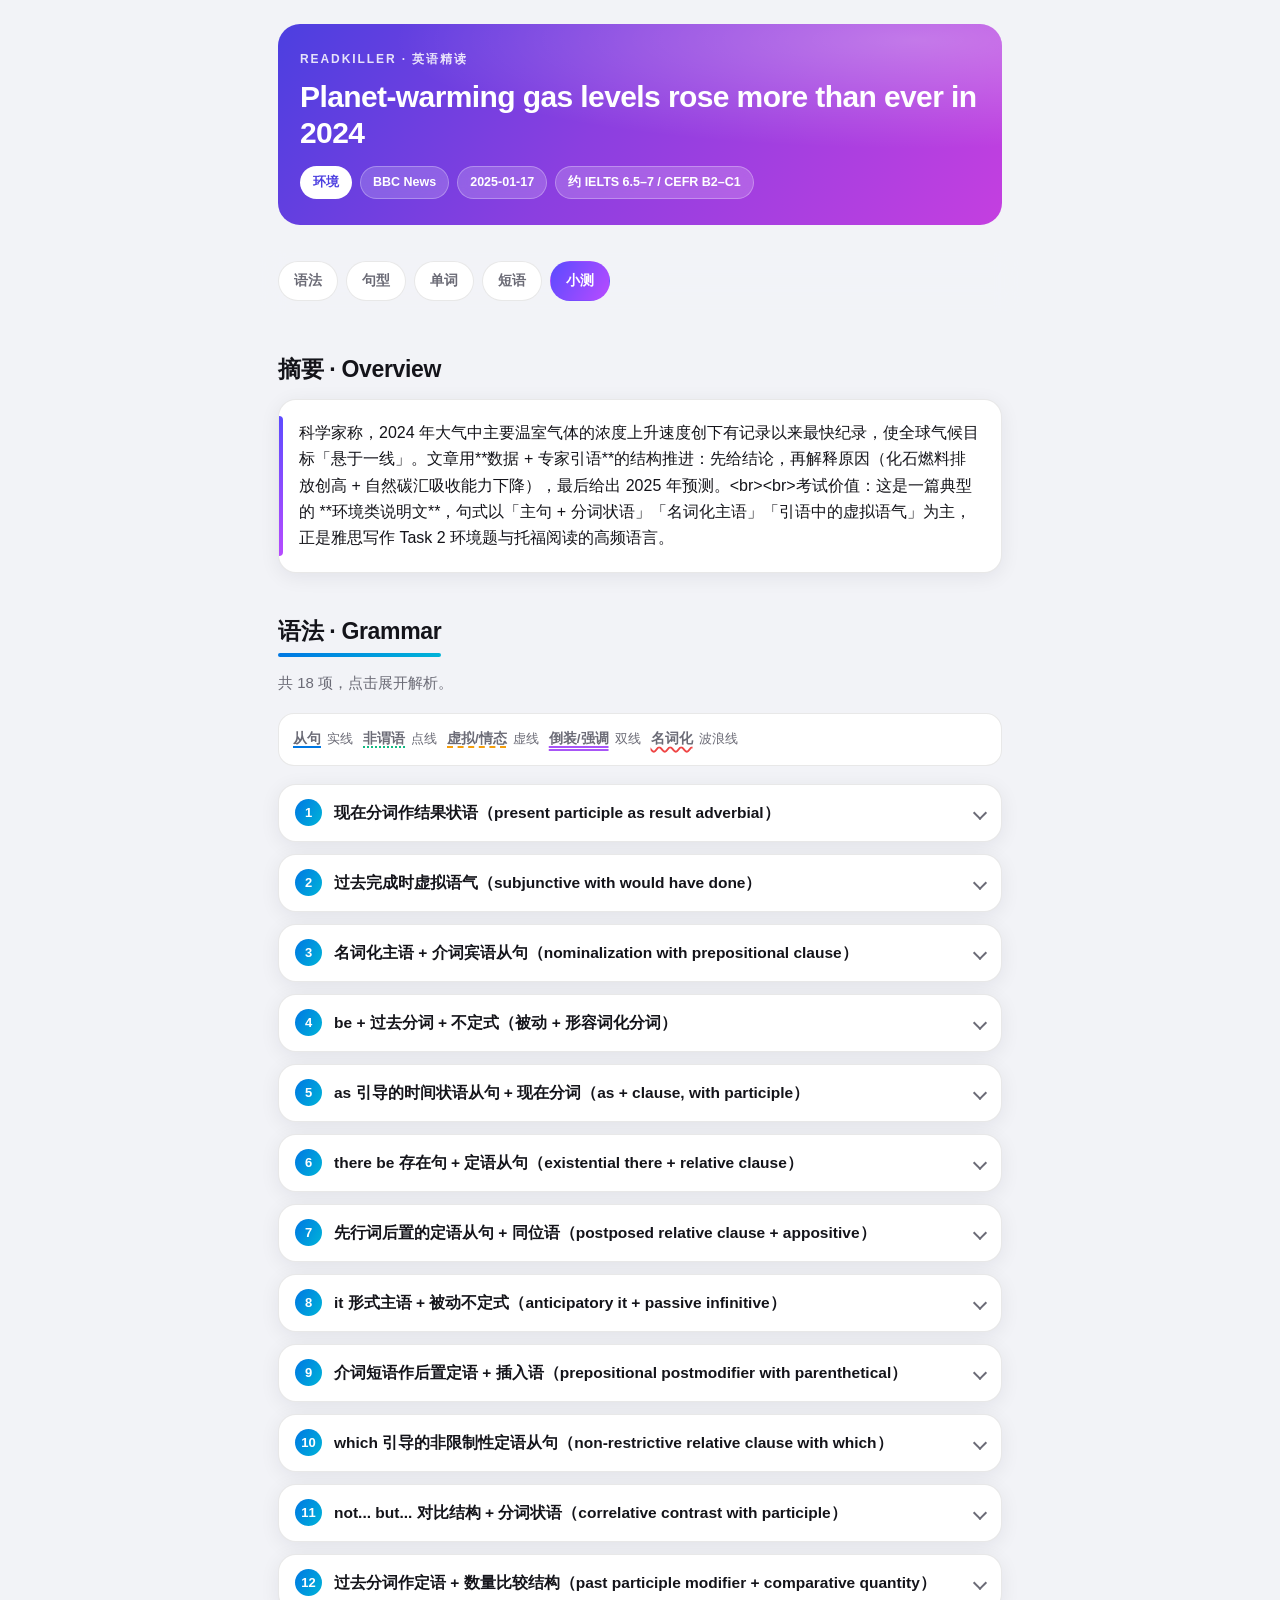
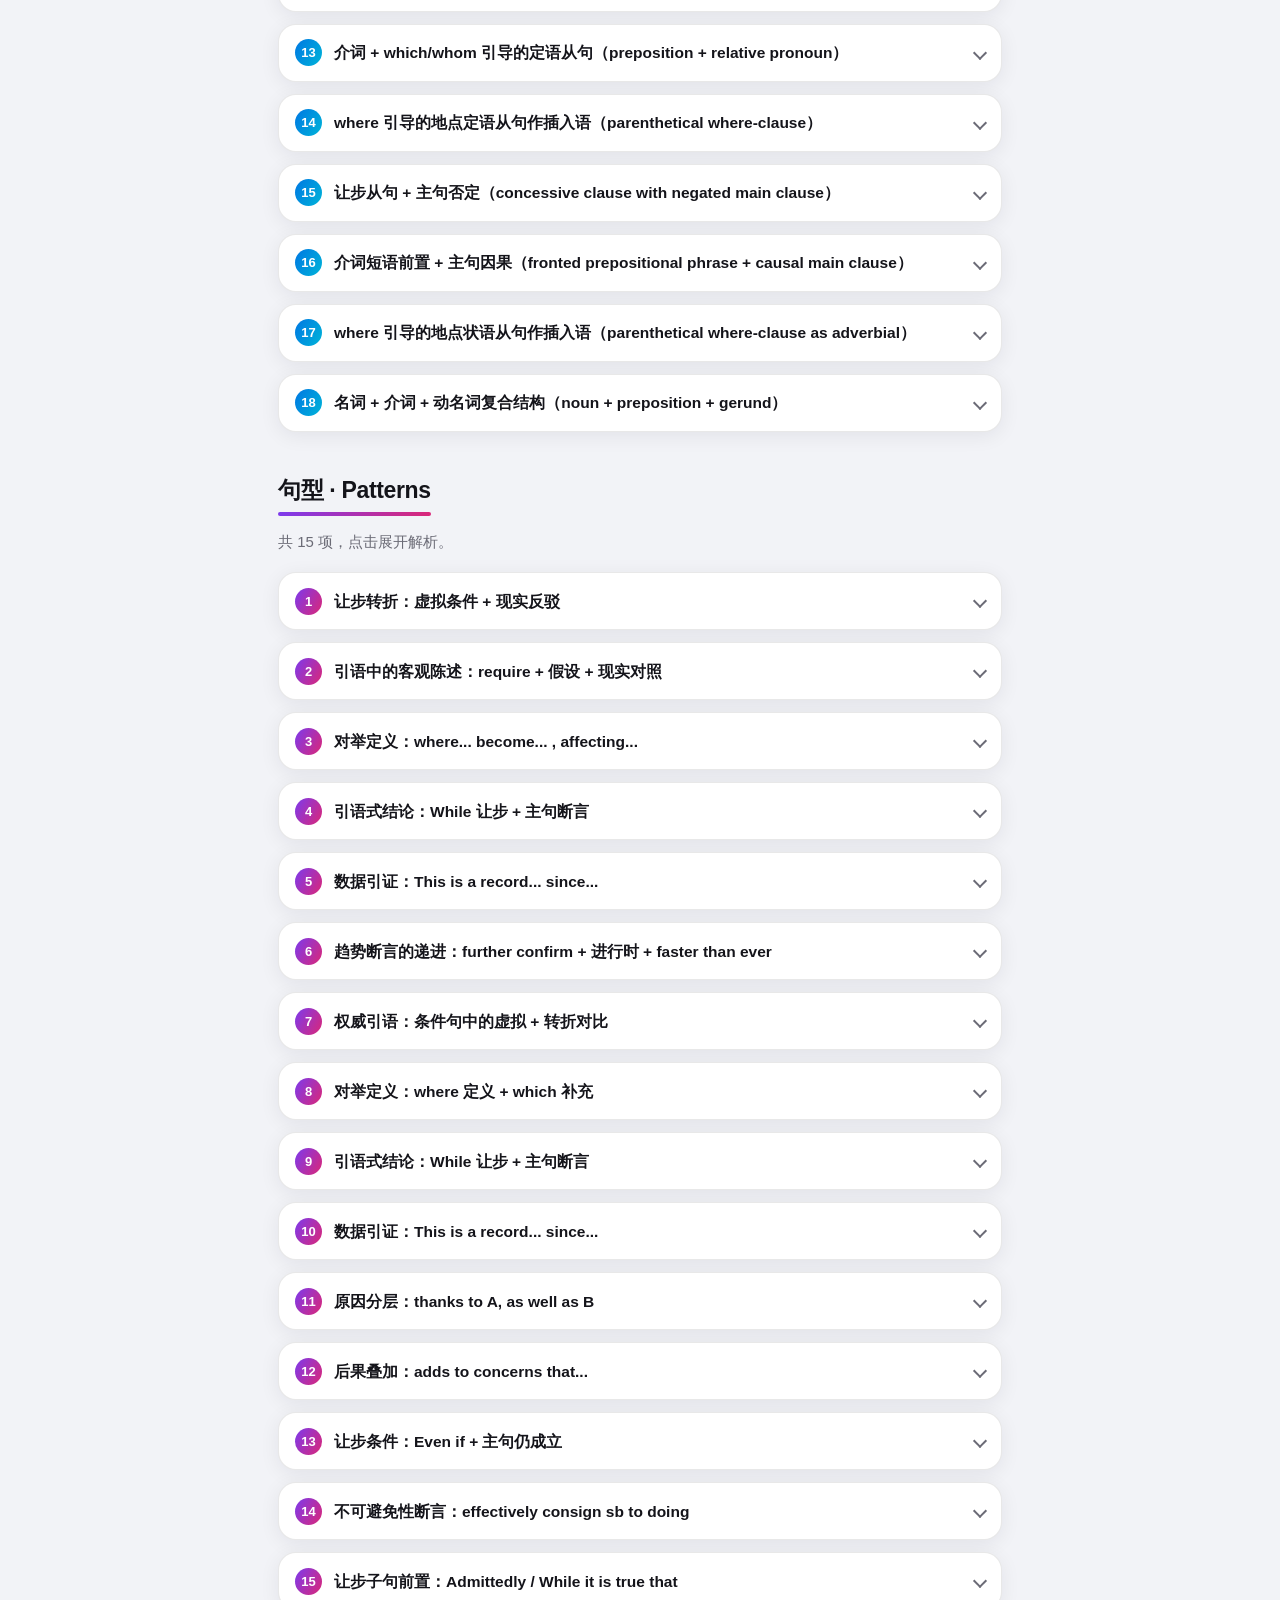
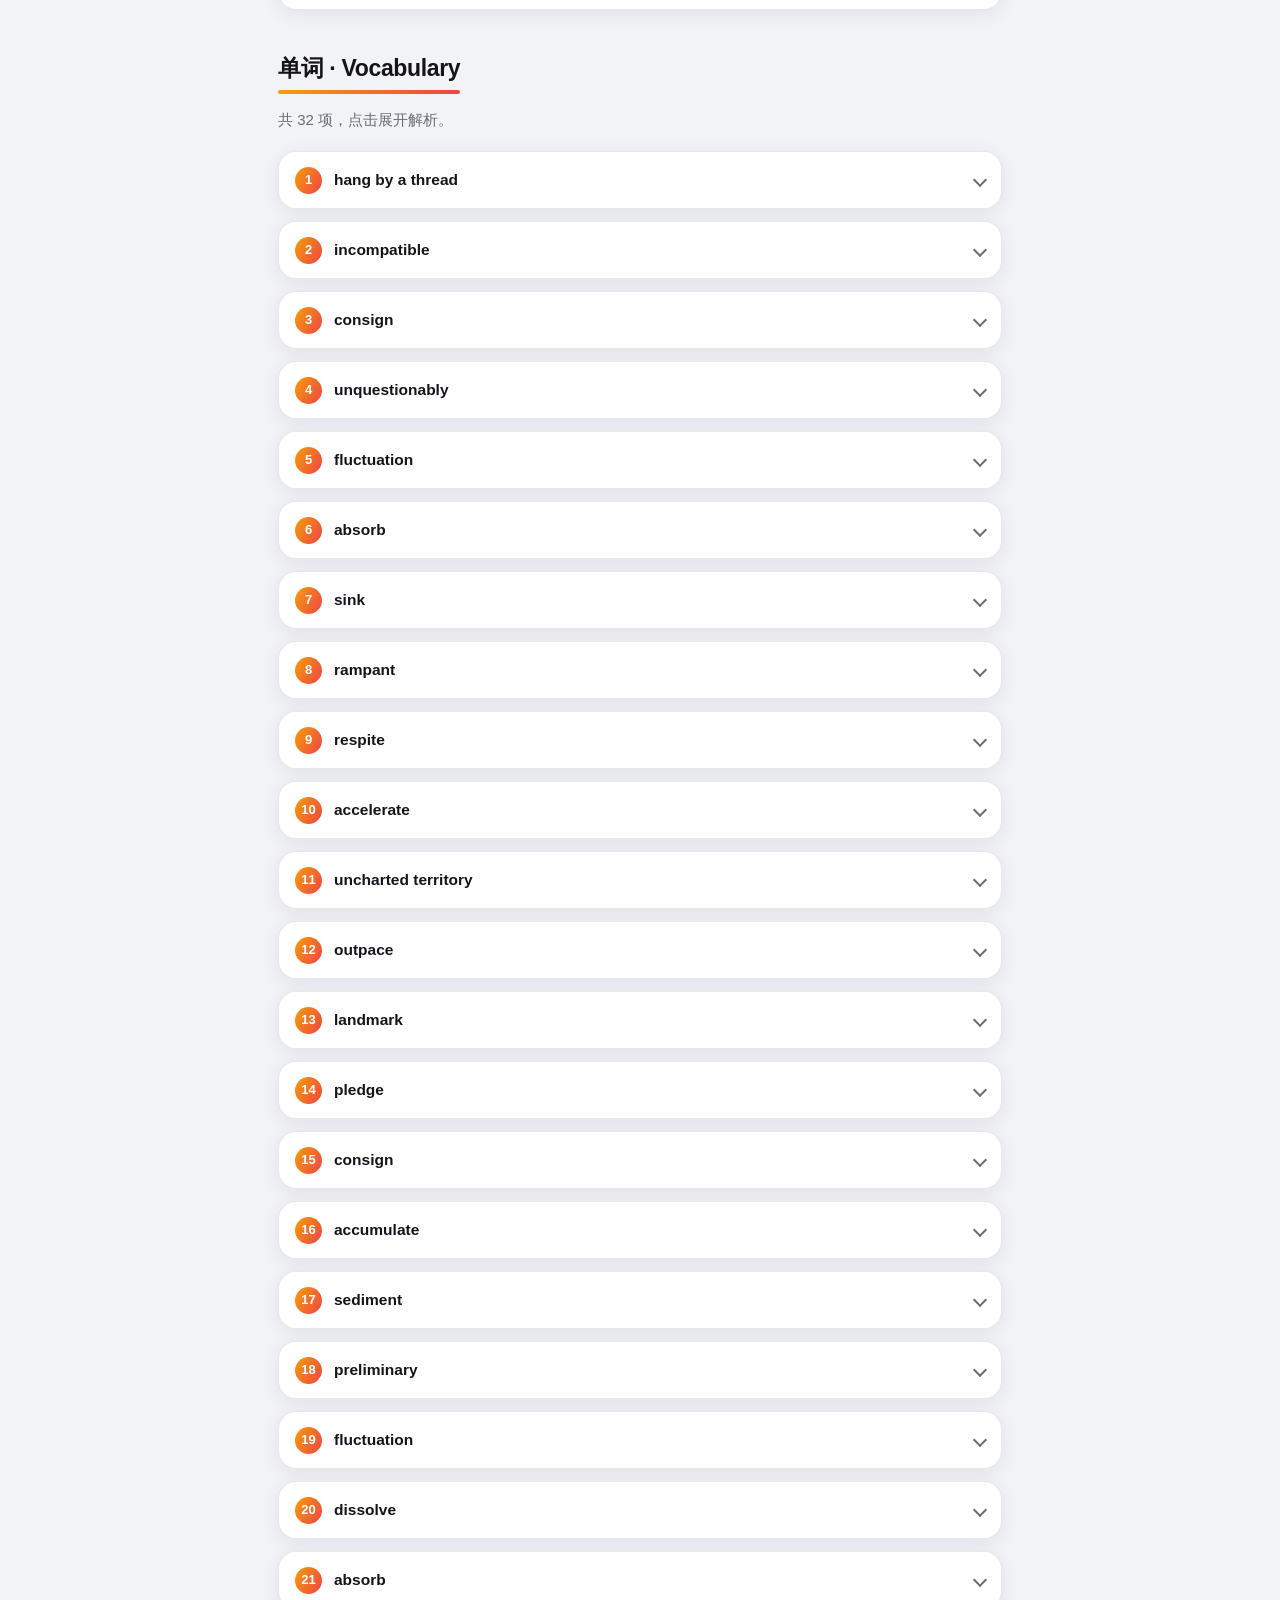
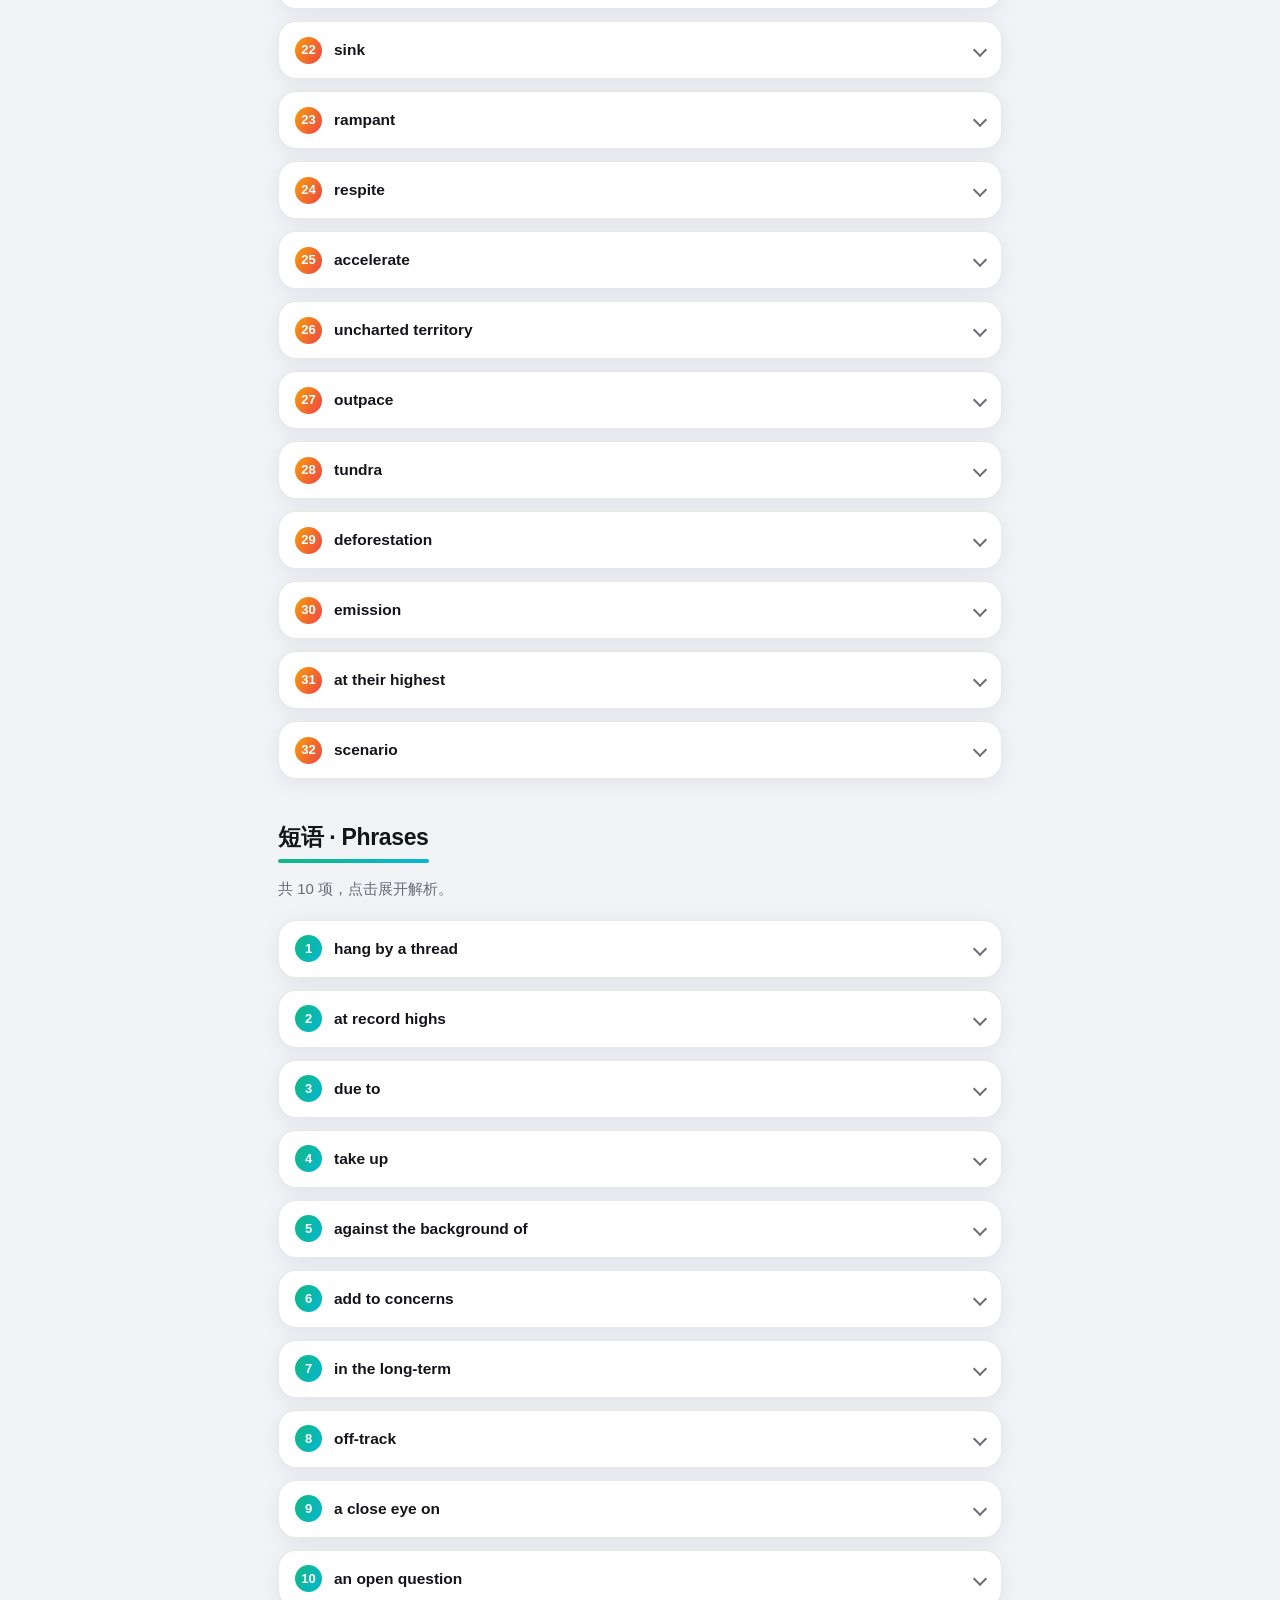
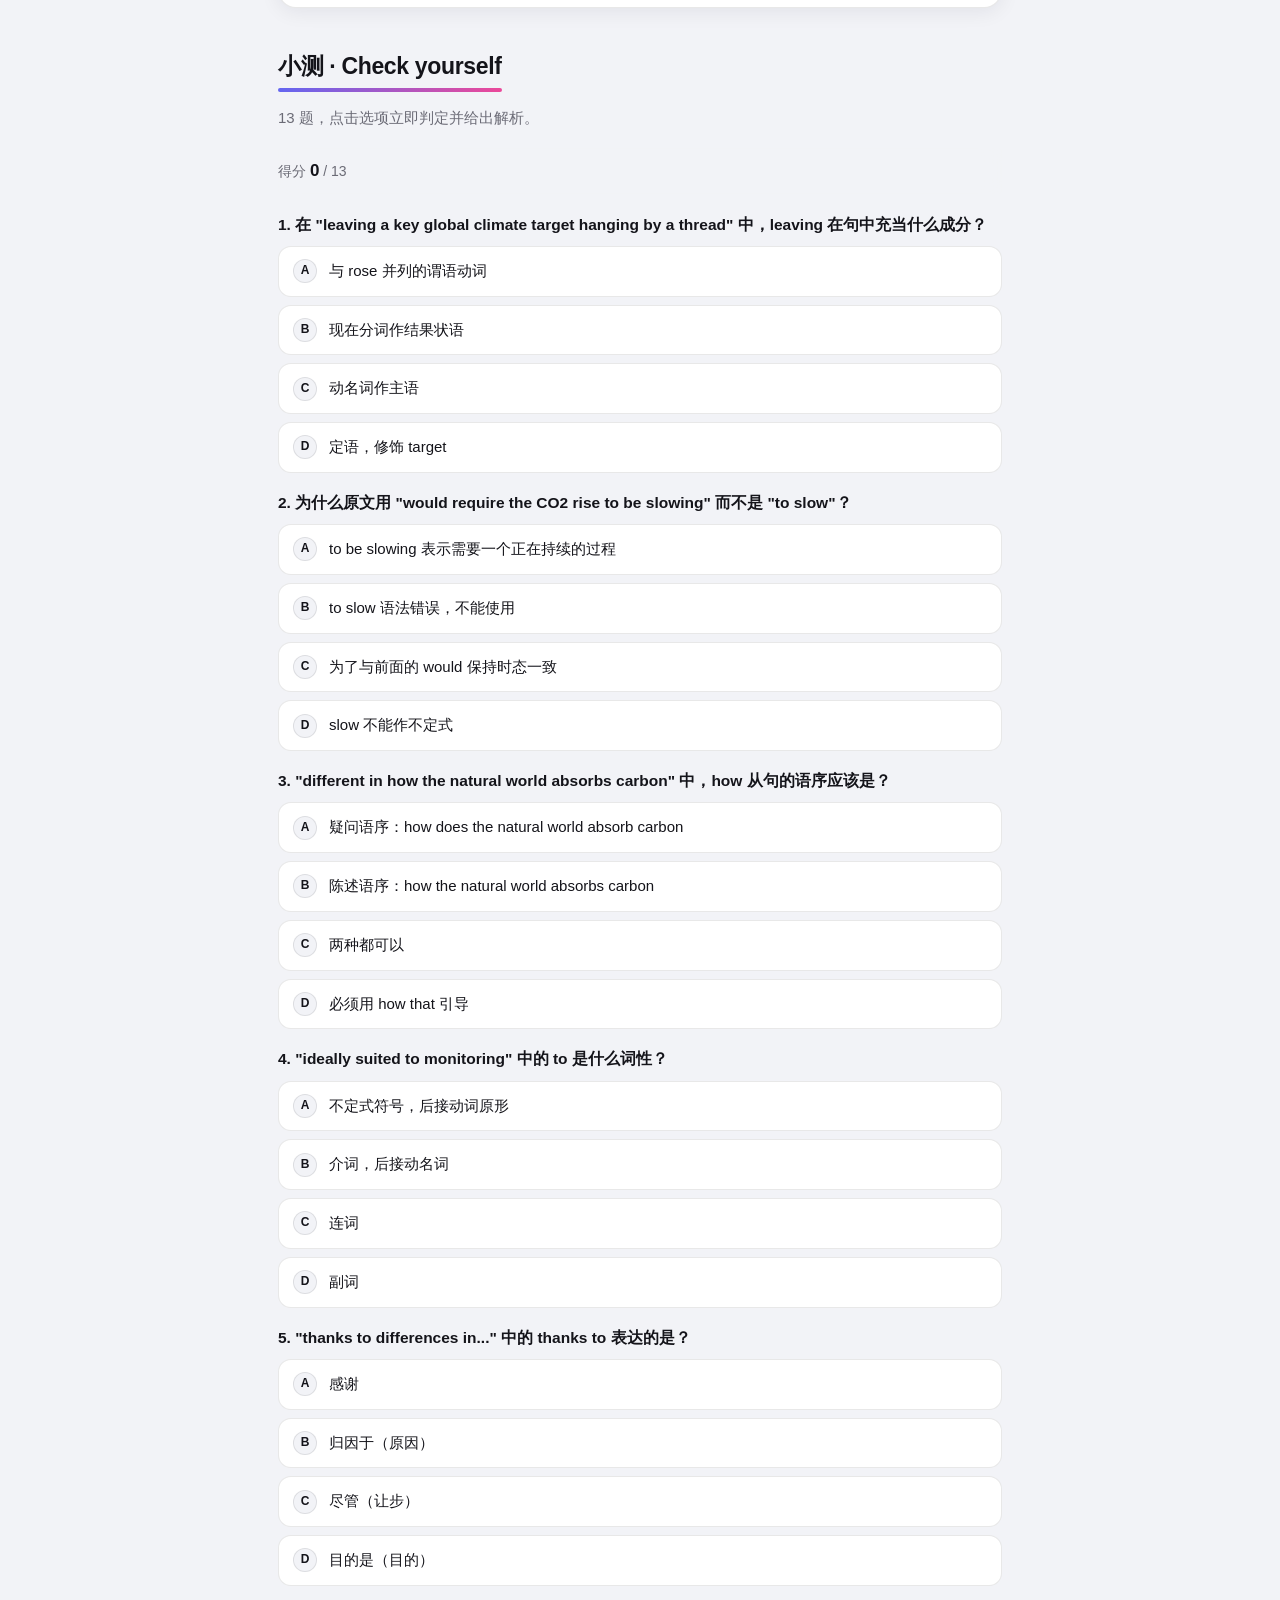
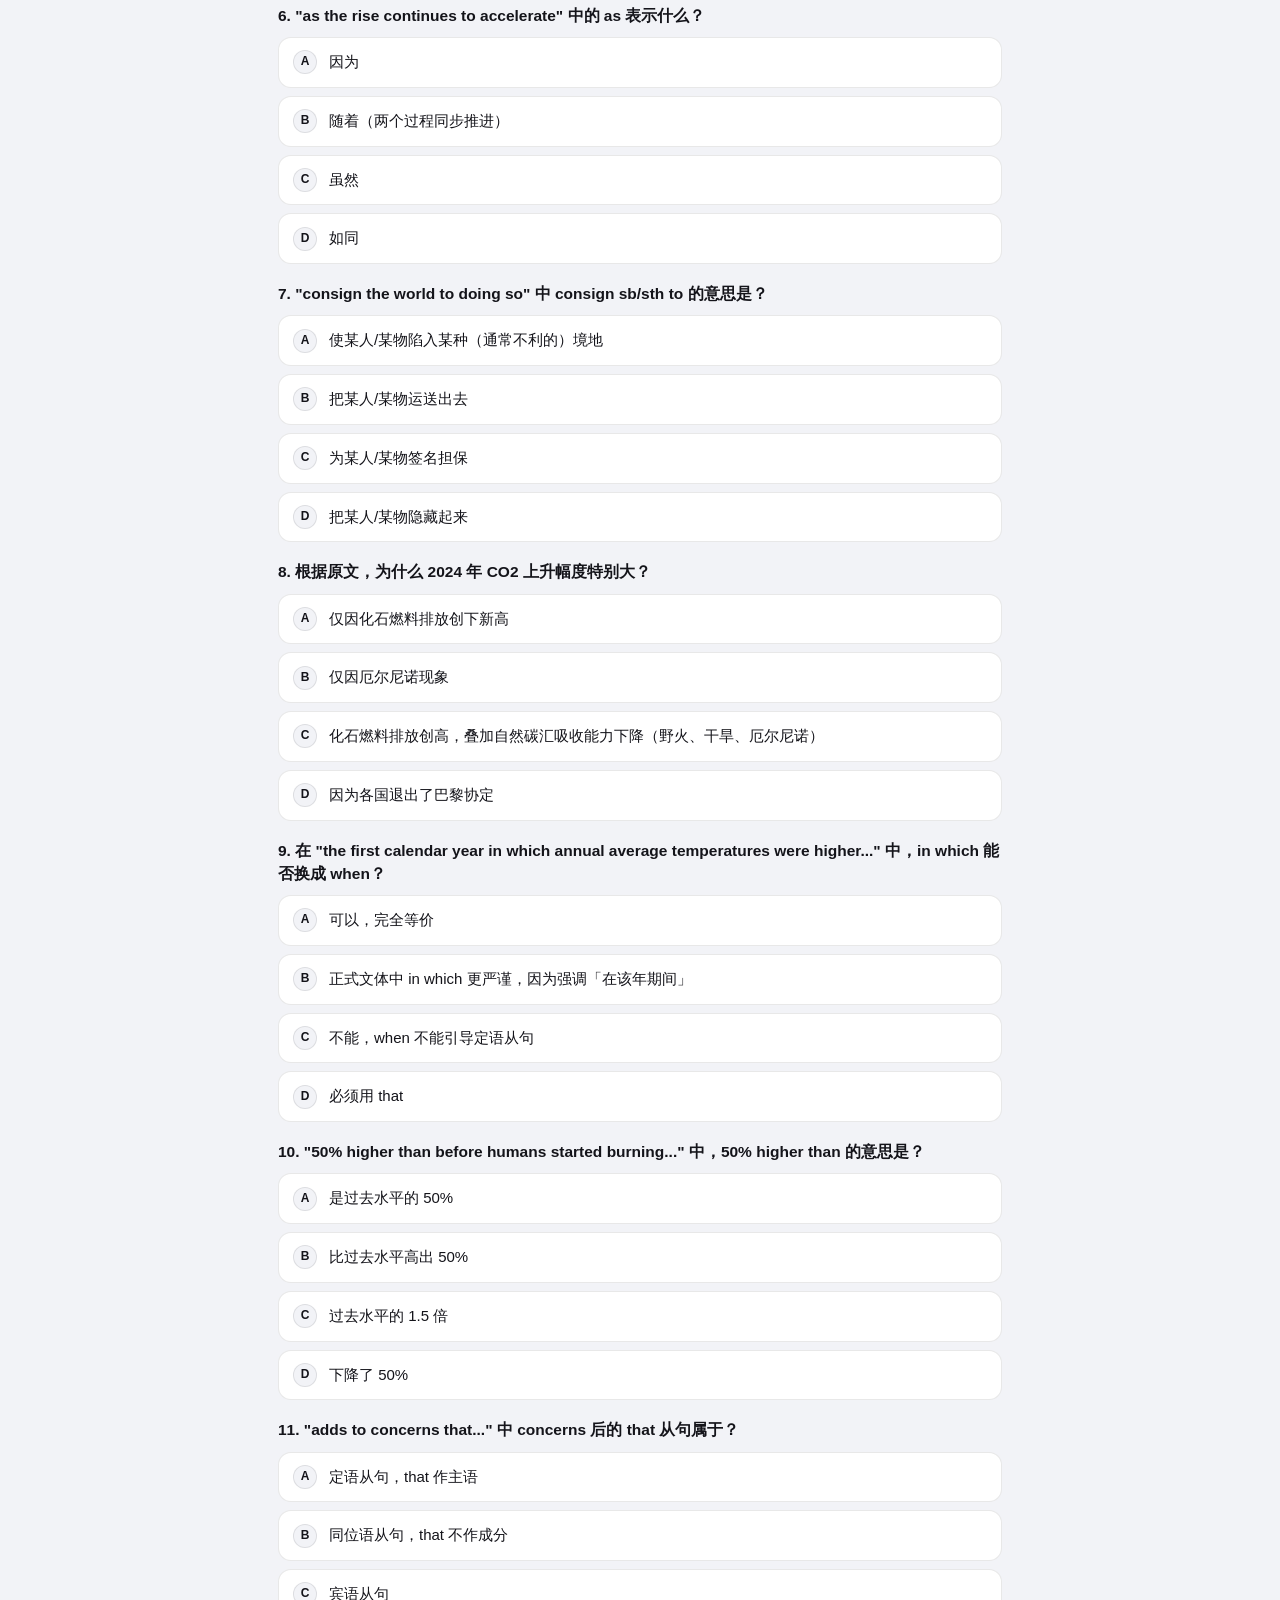
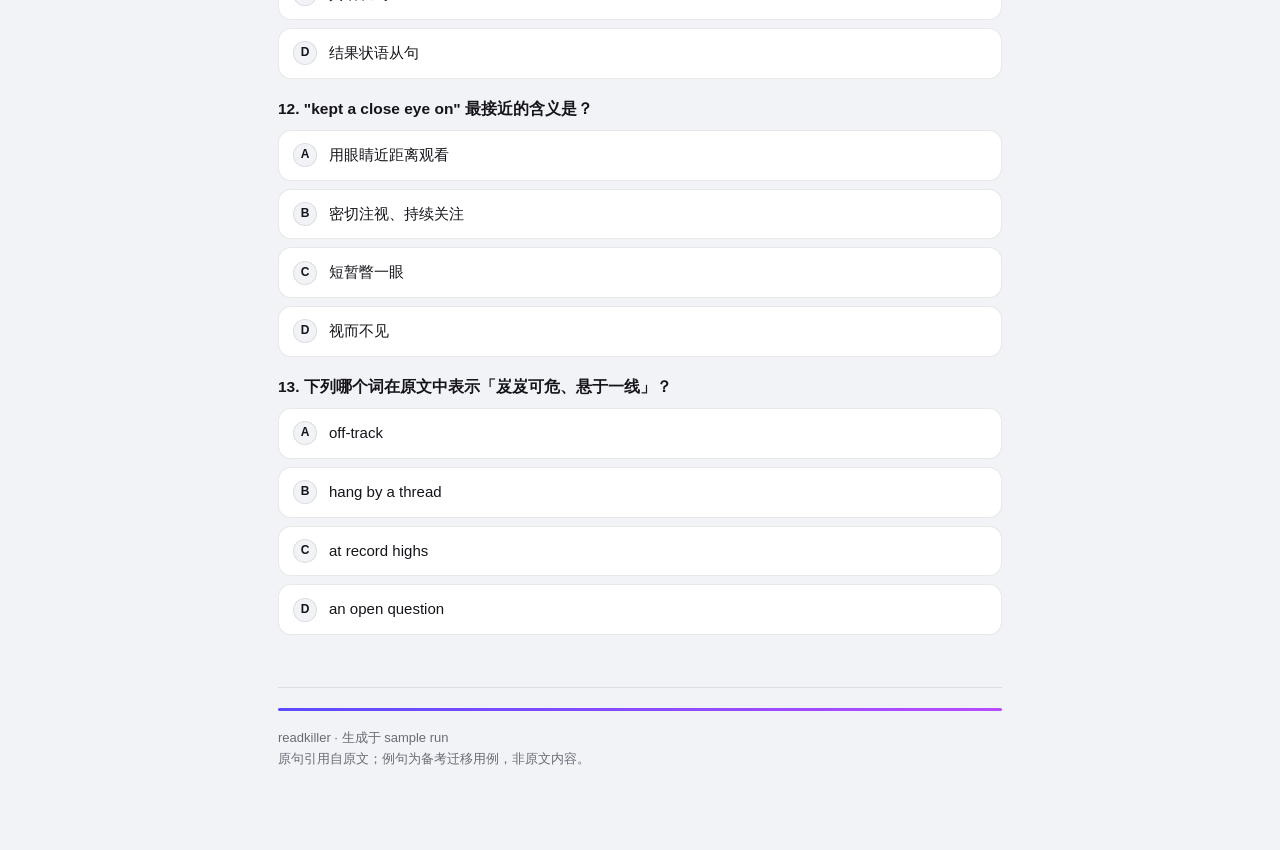
<file: topics/reading-bbc-2025/index.html>
<!DOCTYPE html>
<html lang="zh-CN">
<head>
<meta charset="utf-8">
<meta name="viewport" content="width=device-width, initial-scale=1, viewport-fit=cover">
<meta name="color-scheme" content="light dark">
<title>Planet-warming gas levels rose more than ever in 2024</title>
<style>
:root{
  --bg:#F2F3F7; --surface:#FFF; --text:#14141A; --muted:#6B6B76;
  --line:rgba(0,0,0,.09); --shadow:0 4px 20px rgba(20,20,40,.07);
  --accent:#0077E3;
  --g-title:linear-gradient(100deg,#5B4BFF,#B84BFF,#0077E3,#5B4BFF);
  --g-overview:linear-gradient(120deg,#5B4BFF,#B84BFF);
  --g-grammar:linear-gradient(120deg,#0077E3,#00B4D8);
  --g-pattern:linear-gradient(120deg,#7C3AED,#DB2777);
  --g-word:linear-gradient(120deg,#F59E0B,#EF4444);
  --g-phrase:linear-gradient(120deg,#10B981,#06B6D4);
  --g-quiz:linear-gradient(120deg,#6366F1,#EC4899);
  --c-clause:#0077E3; --c-nonfinite:#10B981; --c-subj:#F59E0B;
  --c-inv:#A855F7; --c-nom:#EF4444;
}
@media (prefers-color-scheme:dark){
  :root{ --bg:#08080B; --surface:#17171C; --text:#F4F4F7; --muted:#9C9CA8;
         --line:rgba(255,255,255,.12); --shadow:none; --accent:#4DA3FF;
         --c-clause:#4DA3FF; --c-nonfinite:#34D399; --c-subj:#FBBF24;
         --c-inv:#C084FC; --c-nom:#F87171; }
}
*{box-sizing:border-box;-webkit-tap-highlight-color:transparent}
html{-webkit-text-size-adjust:100%;scroll-behavior:smooth}
body{margin:0;background:var(--bg);color:var(--text);
  font:400 17px/1.65 -apple-system,BlinkMacSystemFont,'PingFang SC','Microsoft YaHei',sans-serif;
  padding:env(safe-area-inset-top) env(safe-area-inset-right) env(safe-area-inset-bottom) env(safe-area-inset-left)}
.wrap{max-width:760px;margin:0 auto;padding:24px 18px 80px}
#bar{position:fixed;top:0;left:0;height:3px;width:0;z-index:60;
  background:linear-gradient(90deg,#5B4BFF,#B84BFF,#0077E3,#10B981,#F59E0B,#EF4444);
  background-size:300% 100%;animation:slide 8s linear infinite}
@keyframes slide{to{background-position:300% 0}}

/* Hero */
.hero{position:relative;border-radius:22px;padding:26px 22px;margin-bottom:26px;color:#fff;
  background:linear-gradient(125deg,#4C3FE0,#8B3FE0 45%,#C43FE0);overflow:hidden}
.hero::after{content:'';position:absolute;inset:0;
  background:radial-gradient(120% 90% at 88% 8%,rgba(255,255,255,.30),transparent 60%);pointer-events:none}
.hero .kicker{font-size:12px;letter-spacing:.16em;text-transform:uppercase;opacity:.85;font-weight:600}
.hero h1{font-size:30px;line-height:1.22;margin:.3em 0 .2em;font-weight:800;letter-spacing:-.02em}
.hero .meta{display:flex;flex-wrap:wrap;gap:8px;margin-top:14px;position:relative;z-index:1}
.tag{display:inline-block;padding:5px 12px;border-radius:999px;font-size:12.5px;font-weight:600;
  background:rgba(255,255,255,.18);border:1px solid rgba(255,255,255,.28);backdrop-filter:blur(6px)}
.tag.primary{background:#fff;color:#4C3FE0;border-color:transparent}

/* Nav */
nav.pills{position:sticky;top:0;z-index:40;display:flex;gap:8px;overflow-x:auto;padding:10px 0;
  margin:0 -18px 18px;padding-left:18px;padding-right:18px;
  background:color-mix(in srgb,var(--bg) 88%,transparent);backdrop-filter:blur(12px);
  scrollbar-width:none}
nav.pills::-webkit-scrollbar{display:none}
nav.pills a{flex:0 0 auto;padding:8px 15px;border-radius:999px;font-size:13.5px;font-weight:600;
  text-decoration:none;color:var(--muted);background:var(--surface);border:1px solid var(--line)}
nav.pills a:hover{color:var(--text)}

/* Sections */
.section{margin:40px 0 0;scroll-margin-top:64px}
h2{font-size:23px;font-weight:700;letter-spacing:-.015em;margin:0 0 4px;display:inline-block;
  padding-bottom:6px;position:relative}
h2::after{content:'';position:absolute;left:0;right:0;bottom:0;height:4px;border-radius:2px}
.sec-grammar h2::after{background:var(--g-grammar)}
.sec-pattern h2::after{background:var(--g-pattern)}
.sec-word h2::after{background:var(--g-word)}
.sec-phrase h2::after{background:var(--g-phrase)}
.sec-quiz h2::after{background:var(--g-quiz)}
.lead{color:var(--muted);font-size:15px;margin:10px 0 18px}
.summary{position:relative;background:var(--surface);border-radius:18px;padding:20px;
  box-shadow:var(--shadow);font-size:16px;border:1px solid var(--line)}
.summary::before{content:'';position:absolute;left:0;top:16px;bottom:16px;width:4px;
  border-radius:0 4px 4px 0;background:var(--g-overview)}

/* Legend */
.legend{display:flex;flex-wrap:wrap;gap:10px;margin:0 0 18px;padding:14px;background:var(--surface);
  border:1px solid var(--line);border-radius:16px}
.legend span{font-size:12.5px;color:var(--muted);display:inline-flex;align-items:center;gap:6px}
.swatch{font-weight:700;font-size:13.5px}

/* Cards */
.card{position:relative;background:var(--surface);border:1px solid var(--line);border-radius:18px;
  margin:0 0 12px;box-shadow:var(--shadow);overflow:hidden}
.card::before{content:'';position:absolute;left:0;top:0;bottom:0;width:3px;opacity:0;transition:opacity .25s}
.card.open::before{opacity:1}
.card[data-kind="grammar"]::before{background:var(--g-grammar)}
.card[data-kind="pattern"]::before{background:var(--g-pattern)}
.card[data-kind="word"]::before{background:var(--g-word)}
.card[data-kind="phrase"]::before{background:var(--g-phrase)}
.card-head{width:100%;min-height:56px;display:flex;align-items:center;gap:12px;
  padding:14px 16px;background:none;border:0;color:inherit;font:inherit;text-align:left;cursor:pointer}
.card-head:active{background:rgba(127,127,127,.08)}
.card-idx{flex:0 0 27px;height:27px;border-radius:999px;color:#fff;font-size:13px;font-weight:700;
  display:flex;align-items:center;justify-content:center}
.card[data-kind="grammar"] .card-idx{background:var(--g-grammar)}
.card[data-kind="pattern"] .card-idx{background:var(--g-pattern)}
.card[data-kind="word"] .card-idx{background:var(--g-word)}
.card[data-kind="phrase"] .card-idx{background:var(--g-phrase)}
.card-title{flex:1;font-weight:650;font-size:15.5px;line-height:1.4}
.chev{flex:0 0 10px;width:10px;height:10px;border-right:2px solid var(--muted);
  border-bottom:2px solid var(--muted);transform:rotate(45deg);
  transition:transform .28s cubic-bezier(.4,0,.2,1)}
.card.open .chev{transform:rotate(-135deg)}
.card-body{display:grid;grid-template-rows:0fr;transition:grid-template-rows .32s cubic-bezier(.4,0,.2,1)}
.card.open .card-body{grid-template-rows:1fr}
.card-body>.card-inner{overflow:hidden;min-height:0;padding:0 16px}
.card-inner>*:last-child{margin-bottom:16px}
.sentence{font:400 17.5px/1.72 Georgia,'Times New Roman',serif;padding:12px 0;
  border-top:1px solid var(--line)}
.word-head{display:flex;align-items:baseline;gap:10px;flex-wrap:wrap;padding:12px 0 4px;
  border-top:1px solid var(--line)}
.word{font:700 21px/1.3 Georgia,serif}
.ipa{color:var(--muted);font-size:14.5px}
.gloss-inline{font-size:14px;color:var(--muted)}
.band{font-size:11.5px;padding:2px 9px;border-radius:999px;background:var(--bg);
  border:1px solid var(--line);color:var(--muted);font-weight:600}
.analysis{padding:4px 0 10px}
.fld{display:grid;grid-template-columns:96px 1fr;gap:10px;padding:9px 0;
  border-top:1px dashed var(--line)}
.fld-k{color:var(--muted);font-size:12.5px;font-weight:700;padding-top:2px;letter-spacing:.01em}
.fld-v{font-size:15px;line-height:1.7}
.fld-v ul{margin:0;padding-left:18px}
.fld-v li{margin:4px 0}
.badge-row{display:flex;flex-wrap:wrap;gap:6px}
.badge{display:inline-block;padding:5px 10px;border-radius:8px;background:var(--bg);
  border:1px solid var(--line);font-size:12px;color:var(--muted);margin-bottom:8px}
.badge.warn{color:#B25000;border-color:#F5A623;background:rgba(245,166,35,.10)}
@media (prefers-color-scheme:dark){.badge.warn{color:#FBBF24}}

/* Grammar marking: color + distinct underline style */
.g-clause{text-decoration:underline solid var(--c-clause) 2px;text-underline-offset:3px}
.g-nonfinite{text-decoration:underline dotted var(--c-nonfinite) 2px;text-underline-offset:3px}
.g-subjunctive{text-decoration:underline dashed var(--c-subj) 2px;text-underline-offset:3px}
.g-inversion{text-decoration:underline double var(--c-inv) 2px;text-underline-offset:3px}
.g-nominal{text-decoration:underline wavy var(--c-nom) 2px;text-underline-offset:3px}

/* Quiz */
.quiz-q{margin:0 0 16px}
.quiz-stem{font-weight:650;margin:18px 0 10px;font-size:15.5px;line-height:1.5}
.opts{display:flex;flex-direction:column;gap:8px}
.opt{display:flex;align-items:center;gap:12px;min-height:48px;padding:12px 14px;text-align:left;
  background:var(--surface);border:1px solid var(--line);border-radius:13px;
  color:inherit;font:inherit;font-size:15px;cursor:pointer;transition:border-color .2s,background .2s}
.opt-k{flex:0 0 24px;height:24px;border-radius:999px;background:var(--bg);border:1px solid var(--line);
  font-size:12px;font-weight:700;display:flex;align-items:center;justify-content:center}
.opt.right{border-color:#10B981;background:rgba(16,185,129,.12)}
.opt.right .opt-k{background:#10B981;color:#fff;border-color:transparent}
.opt.wrong{border-color:#EF4444;background:rgba(239,68,68,.12)}
.opt.wrong .opt-k{background:#EF4444;color:#fff;border-color:transparent}
.opt[disabled]{cursor:default}
.quiz-exp{margin-top:10px;padding:12px 14px;background:var(--bg);border-radius:13px;
  font-size:14px;color:var(--muted);border:1px solid var(--line)}
.score{position:sticky;top:52px;z-index:5;padding:9px 0;font-size:14px;color:var(--muted);
  background:color-mix(in srgb,var(--bg) 90%,transparent);backdrop-filter:blur(10px)}
.score b{color:var(--text);font-size:17px}

footer{margin-top:52px;padding-top:20px;border-top:1px solid var(--line);color:var(--muted);font-size:13px}
footer .grad{height:3px;border-radius:2px;margin-bottom:16px;background:var(--g-overview)}

@media (max-width:430px){
  .hero{border-radius:18px;padding:22px 18px}
  .hero h1{font-size:25px}
  .wrap{padding:18px 14px 64px}
  nav.pills{margin-left:-14px;margin-right:-14px;padding-left:14px;padding-right:14px}
  .fld{grid-template-columns:1fr;gap:1px}
  .sentence{font-size:16.5px}
  .card-title{font-size:15px}
}
@media (prefers-reduced-motion:reduce){
  *{transition:none!important;animation:none!important}
  html{scroll-behavior:auto}
}
</style>
</head>
<body>
<div id="bar"></div>
<div class="wrap">
  <header class="hero">
    <div class="kicker">readkiller · 英语精读</div>
    <h1>Planet-warming gas levels rose more than ever in 2024</h1>
    <div class="meta"><span class="tag primary">环境</span><span class="tag">BBC News</span><span class="tag">2025-01-17</span><span class="tag">约 IELTS 6.5–7 / CEFR B2–C1</span></div>
  </header>
  <nav class="pills"><a href="#grammar">语法</a><a href="#pattern">句型</a><a href="#word">单词</a><a href="#phrase">短语</a><a href="#quiz">小测</a></nav>
  <section class="section">
    <h2>摘要 · Overview</h2>
    <div class="summary">科学家称，2024 年大气中主要温室气体的浓度上升速度创下有记录以来最快纪录，使全球气候目标「悬于一线」。文章用**数据 + 专家引语**的结构推进：先给结论，再解释原因（化石燃料排放创高 + 自然碳汇吸收能力下降），最后给出 2025 年预测。&lt;br&gt;&lt;br&gt;考试价值：这是一篇典型的 **环境类说明文**，句式以「主句 + 分词状语」「名词化主语」「引语中的虚拟语气」为主，正是雅思写作 Task 2 环境题与托福阅读的高频语言。</div>
  </section>
  <section id="grammar" class="section sec-grammar"><h2>语法 · Grammar</h2><p class="lead">共 18 项，点击展开解析。</p>
      <div class="legend">
        <span><b class="swatch g-clause">从句</b>实线</span>
        <span><b class="swatch g-nonfinite">非谓语</b>点线</span>
        <span><b class="swatch g-subjunctive">虚拟/情态</b>虚线</span>
        <span><b class="swatch g-inversion">倒装/强调</b>双线</span>
        <span><b class="swatch g-nominal">名词化</b>波浪线</span>
      </div>
    <article class="card" data-kind="grammar">
      <button class="card-head" aria-expanded="false">
        <span class="card-idx">1</span>
        <span class="card-title">现在分词作结果状语（present participle as result adverbial）</span>
        <span class="chev" aria-hidden="true"></span>
      </button>
      <div class="card-body">
        <div class="card-inner">
          <div class="sentence">Levels of the most significant planet-warming gas in our atmosphere rose more quickly than ever previously recorded last year, scientists say, leaving a key global climate target hanging by a thread.</div>
          <div class="analysis"><div class="fld"><div class="fld-k">成分拆解</div><div class="fld-v">主句：<span class="g-clause" title="从句">Levels ... rose more quickly than ever previously recorded last year</span>；插入语：<span class="g-clause" title="从句">scientists say</span>（报道性插入，表示信息来源）；<span class="g-nonfinite" title="非谓语">leaving a key global climate target hanging by a thread</span> 为现在分词短语作**结果状语**，逻辑主语是前面整个主句所述事件；其内部 <span class="g-nonfinite" title="非谓语">hanging by a thread</span> 又是 leave 的宾语补足语。</div></div><div class="fld"><div class="fld-k">为什么这样写</div><div class="fld-v">若写成 and this left a key global climate target hanging by a thread，就变成两个并列的独立分句，读者会把「目标悬于一线」当作新信息独立处理。用分词则把它降格为**伴随结果**，语法上依附主句，语气上暗示这是前面事实的**必然后果**而非巧合。同时 scientists say 插在中间，把「结论」和「消息来源」分开，这是新闻英语建立客观性的标准手法。</div></div><div class="fld"><div class="fld-k">易错点</div><div class="fld-v">中文母语者常犯两个错误：一是把 leaving 误当谓语，写成 The levels rose, leaving... and left...；二是逻辑主语不一致（垂悬分词），例如写成 Leaving a target hanging, scientists say the levels rose——此时 leaving 的逻辑主语被误读为 scientists。分词作状语时，其逻辑主语必须等于主句主语。</div></div><div class="fld"><div class="fld-k">备考建议</div><div class="fld-v">这是雅思写作 Task 2 因果论证的**主力句式**：先说现象，再用 , leaving/creating/making ... 点出后果。建议在环境、教育、科技三类话题中固定使用。注意不要在一段里连用三个分词，会显得结构单一。</div></div><div class="fld"><div class="fld-k">举一反三</div><ul class="fld-v"><li>Plastic production has doubled in twenty years, leaving marine ecosystems struggling to adapt.（换主语与领域）</li><li>Many graduates now accept jobs unrelated to their degrees, making traditional career planning far less reliable.（改为 making，结果更抽象）</li><li>Artificial intelligence has spread into classrooms faster than any previous technology, raising difficult questions about assessment.（改为 raising，引出问题）</li></ul></div><div class="fld"><div class="fld-k">高分例句</div><div class="fld-v">Cities have expanded outward far faster than public transport has kept pace, leaving millions of commuters dependent on private cars.</div></div></div>
          
        </div>
      </div>
    </article>
    <article class="card" data-kind="grammar">
      <button class="card-head" aria-expanded="false">
        <span class="card-idx">2</span>
        <span class="card-title">过去完成时虚拟语气（subjunctive with would have done）</span>
        <span class="chev" aria-hidden="true"></span>
      </button>
      <div class="card-body">
        <div class="card-inner">
          <div class="sentence">Limiting global warming to 1.5C would require the CO2 rise to be slowing, but in reality the opposite is happening.</div>
          <div class="analysis"><div class="fld"><div class="fld-k">成分拆解</div><div class="fld-v"><span class="g-nominal" title="名词化">Limiting global warming to 1.5C</span> 为动名词短语作主语；<span class="g-subjunctive" title="虚拟语气">would require</span> 表示**与当前事实相反**的假设；<span class="g-nonfinite" title="非谓语">the CO2 rise to be slowing</span> 是 require 的复合结构（require sth to do/be）；后半句用 <span class="g-inversion" title="强调">but in reality the opposite is happening</span> 直接推翻前面的假设。</div></div><div class="fld"><div class="fld-k">为什么这样写</div><div class="fld-v">这是「**虚拟条件 + 现实反驳**」的经典让步结构。作者不说 If we wanted to limit warming, we would need...，而用动名词主语直接进入假设，句子更紧凑、更书面。would require 是关键：它标记出「这只是一个假设」，读者不会误以为作者在预测。</div></div><div class="fld"><div class="fld-k">易错点</div><div class="fld-v">学生最常写成 would require the CO2 rise to slow（漏掉 be）。require 此处接 to be doing 表示「需要正在发生的过程」，用 to slow 会变成一次性动作，语义偏移。另外 would 不能换成 will——用了 will 就等于宣称这正在发生，与 but in reality 矛盾。</div></div><div class="fld"><div class="fld-k">备考建议</div><div class="fld-v">雅思口语 Part 3 与写作 Task 2 讨论「理想做法」时极好用：先用动名词主语 + would require 建立假设，再用 but in reality / yet in practice 转入现状。这一组能同时展示**虚拟语气**和**转折**两项得分点。</div></div><div class="fld"><div class="fld-k">举一反三</div><ul class="fld-v"><li>Reducing traffic congestion would require commuters to be abandoning their cars, but in reality car ownership is still rising.</li><li>Achieving universal literacy would require governments to be investing far more in rural schools, yet such spending has fallen.</li><li>Ending food waste would require retailers to be accepting lower profits, but in reality margins are the priority.</li></ul></div><div class="fld"><div class="fld-k">高分例句</div><div class="fld-v">Broadening access to higher education would require universities to be reaching students in remote regions, but in reality enrolment there remains low.</div></div></div>
          
        </div>
      </div>
    </article>
    <article class="card" data-kind="grammar">
      <button class="card-head" aria-expanded="false">
        <span class="card-idx">3</span>
        <span class="card-title">名词化主语 + 介词宾语从句（nominalization with prepositional clause）</span>
        <span class="chev" aria-hidden="true"></span>
      </button>
      <div class="card-body">
        <div class="card-inner">
          <div class="sentence">But the rise varies from year to year, thanks to differences in how the natural world absorbs carbon, as well as fluctuations in humanity&#x27;s emissions.</div>
          <div class="analysis"><div class="fld"><div class="fld-k">成分拆解</div><div class="fld-v">主句：But <span class="g-nominal" title="名词化">the rise</span> varies from year to year；原因状语：thanks to 引出两个并列名词短语——differences in <span class="g-clause" title="从句">how the natural world absorbs carbon</span>（how 引导的宾语从句作 in 的宾语）与 fluctuations in humanity&#x27;s emissions，由 as well as 连接（注意：as well as 连接时，谓语与前项一致，此处无影响）。</div></div><div class="fld"><div class="fld-k">为什么这样写</div><div class="fld-v">thanks to 比 because of 更强调「归因于（往往是好事或中性的事）」，在书面新闻中语气更缓和。differences in how... 把整个「自然界的吸收方式」压缩成一个名词短语，使原因状语能与 fluctuations in... 平行排列，句子结构对称。</div></div><div class="fld"><div class="fld-k">易错点</div><div class="fld-v">how 引导的从句在这里作**介词 in 的宾语**，学生常误写成 differences in how does the natural world absorb carbon（疑问语序错误）。宾语从句必须用陈述语序。另外 as well as 后接的成分不改变主谓一致。</div></div><div class="fld"><div class="fld-k">备考建议</div><div class="fld-v">在写作中解释「多个原因」时，用 A, as well as B 比 A and B 更正式，且暗示 A 是主因。differences in how / the way in which 是解释「机制差异」的高分表达，适合科技与社会类话题。</div></div><div class="fld"><div class="fld-k">举一反三</div><ul class="fld-v"><li>Exam results vary widely between regions, thanks to differences in how schools allocate their budgets.</li><li>Life expectancy has risen unevenly, thanks to differences in how health systems reach rural populations.</li><li>Household energy use differs sharply, thanks to differences in how buildings are insulated.</li></ul></div><div class="fld"><div class="fld-k">高分例句</div><div class="fld-v">Recovery rates after natural disasters vary enormously between countries, thanks to differences in how quickly relief reaches affected communities.</div></div></div>
          
        </div>
      </div>
    </article>
    <article class="card" data-kind="grammar">
      <button class="card-head" aria-expanded="false">
        <span class="card-idx">4</span>
        <span class="card-title">be + 过去分词 + 不定式（被动 + 形容词化分词）</span>
        <span class="chev" aria-hidden="true"></span>
      </button>
      <div class="card-body">
        <div class="card-inner">
          <div class="sentence">Perched high on the side of a volcano in the Pacific Ocean, the station&#x27;s remote location away from major pollution sources makes it ideally suited to monitoring global CO2 levels.</div>
          <div class="analysis"><div class="fld"><div class="fld-k">成分拆解</div><div class="fld-v"><span class="g-nonfinite" title="非谓语">Perched high on the side of a volcano in the Pacific Ocean</span> 为过去分词短语作**状语**，逻辑主语是 the station&#x27;s remote location；主句主语：the station&#x27;s remote location away from major pollution sources（<span class="g-nominal" title="名词化">名词化抽象主语</span>）；谓语：makes；宾语：it；宾补：<span class="g-nonfinite" title="非谓语">ideally suited to monitoring global CO2 levels</span>。</div></div><div class="fld"><div class="fld-k">为什么这样写</div><div class="fld-v">作者本可说 The station is perched high on a volcano, so its remote location makes it suited to...。拆成两句会显得松散；用过去分词前置，把地理描述压缩成背景信息，让「偏远的选址 → 适合监测」这个因果链在一句内完成，信息密度高。suited to doing 用 to 作介词，比 suitable for 更强调「被造就成适合」。</div></div><div class="fld"><div class="fld-k">易错点</div><div class="fld-v">两个高频错误：一是 suited to **monitoring** 中的 to 是介词，学生常写成 suited to monitor；二是分词状语逻辑主语与主句主语不一致——此处 Perched 的逻辑主语是 location，而主句主语也是 location，若主句主语写成 scientists 就成了垂悬分词。</div></div><div class="fld"><div class="fld-k">备考建议</div><div class="fld-v">雅思写作 Task 1（地图/流程）和 Task 2 描述地点优势时非常实用：用过去分词开头交代位置或状态，主句再说它的作用。suited to doing / ideally placed to do 都是评价性的高分搭配。</div></div><div class="fld"><div class="fld-k">举一反三</div><ul class="fld-v"><li>Located at the junction of three motorways, the warehouse is ideally suited to distributing goods nationwide.</li><li>Built on a former industrial site, the campus is well placed to host large-scale public events.</li><li>Set apart from the city centre, the research facility is ideally suited to testing sensitive equipment.</li></ul></div><div class="fld"><div class="fld-k">高分例句</div><div class="fld-v">Situated on a sheltered bay, the port is ideally suited to handling vessels that cannot dock in open water.</div></div></div>
          
        </div>
      </div>
    </article>
    <article class="card" data-kind="grammar">
      <button class="card-head" aria-expanded="false">
        <span class="card-idx">5</span>
        <span class="card-title">as 引导的时间状语从句 + 现在分词（as + clause, with participle）</span>
        <span class="chev" aria-hidden="true"></span>
      </button>
      <div class="card-body">
        <div class="card-inner">
          <div class="sentence">These latest results further confirm that we are moving into uncharted territory faster than ever as the rise continues to accelerate.</div>
          <div class="analysis"><div class="fld"><div class="fld-k">成分拆解</div><div class="fld-v">主句：These latest results further confirm <span class="g-clause" title="从句">that we are moving into uncharted territory faster than ever</span>（that 引导宾语从句）；<span class="g-clause" title="从句">as the rise continues to accelerate</span> 为 as 引导的时间/伴随状语从句，表示「随着……」；从句内 <span class="g-nonfinite" title="非谓语">to accelerate</span> 是 continue 后的不定式。</div></div><div class="fld"><div class="fld-k">为什么这样写</div><div class="fld-v">as 在此不是「因为」而是「随着」，把两个同时演进的过程**并行**呈现：我们进入未知领域，同时上升在加速。这种写法让「恶化」具有动态感，比 because the rise is accelerating 更有画面感，也更符合科学报道的语气。further confirm 中的 further 是「进一步」，暗示与先前研究一致。</div></div><div class="fld"><div class="fld-k">易错点</div><div class="fld-v">as 的多义性是主要陷阱：可表示「当……时」「随着」「因为」。此处若误解为「因为」，整句因果就颠倒了——「上升加速」不是「进入未知领域」的原因，而是并行现象。判断依据是：两个分句描述的是同时推进的趋势。另外 uncharted territory 是固定搭配，不能写成 unchartered。</div></div><div class="fld"><div class="fld-k">备考建议</div><div class="fld-v">描述「趋势同步变化」时，as + 从句 是雅思 Task 1 折线图描述的利器（As the population aged, healthcare spending rose）。写 Task 2 时可用它引出递进论证，避免通篇 because。</div></div><div class="fld"><div class="fld-k">举一反三</div><ul class="fld-v"><li>Public trust in online news has fallen sharply as social media has become the main source of information.</li><li>Urban air quality has deteriorated as private car ownership has continued to climb.</li><li>Demand for remote work has grown as digital infrastructure has improved.</li></ul></div><div class="fld"><div class="fld-k">高分例句</div><div class="fld-v">Average household debt has risen steadily as real wages have continued to stagnate.</div></div></div>
          
        </div>
      </div>
    </article>
    <article class="card" data-kind="grammar">
      <button class="card-head" aria-expanded="false">
        <span class="card-idx">6</span>
        <span class="card-title">there be 存在句 + 定语从句（existential there + relative clause）</span>
        <span class="chev" aria-hidden="true"></span>
      </button>
      <div class="card-body">
        <div class="card-inner">
          <div class="sentence">There were also the effects of the natural El Nino phenomenon - where surface waters in the eastern tropical Pacific Ocean become unusually warm, affecting weather patterns.</div>
          <div class="analysis"><div class="fld"><div class="fld-k">成分拆解</div><div class="fld-v">存在句：There were also the effects of the natural El Nino phenomenon；<span class="g-clause" title="从句">where surface waters in the eastern tropical Pacific Ocean become unusually warm</span> 为关系副词 where 引导的**定语从句**，修饰 El Nino phenomenon（表抽象地点/情形）；<span class="g-nonfinite" title="非谓语">affecting weather patterns</span> 为现在分词作结果状语，逻辑主语是前面整个从句所述现象。</div></div><div class="fld"><div class="fld-k">为什么这样写</div><div class="fld-v">科技新闻必须向普通读者解释术语。作者没有另起一句解释，而是把定义塞进 where 定语从句，使行文不断流。这种「术语 + where 从句即时释义」是外刊解释专业概念的标准做法，既保持专业度又不牺牲可读性。affecting weather patterns 再用分词收尾，指出后果。</div></div><div class="fld"><div class="fld-k">易错点</div><div class="fld-v">where 的先行词是抽象概念（现象、情形、过程），不是具体地点——学生常以为 where 只能指地点而改用 which，但 which 无法表达「在该现象中」。另外 affecting 的逻辑主语是从句整件事，不能误认为 surface waters。</div></div><div class="fld"><div class="fld-k">备考建议</div><div class="fld-v">雅思阅读中大量术语靠 where/which 定语从句定义，识别这一结构能显著提速。写 Task 2 需要引入专业概念时可仿写：X - where Y happens, leading to Z。注意破折号后接释义在学术写作中属非正式，正式文体建议改用逗号或括号。</div></div><div class="fld"><div class="fld-k">举一反三</div><ul class="fld-v"><li>The report highlights inflation - where prices across the economy rise faster than wages, eroding purchasing power.</li><li>The study examines urban heat islands, where built-up areas trap heat and push night-time temperatures higher.</li><li>They describe algorithmic bias - where a system reproduces the prejudices present in its training data.</li></ul></div><div class="fld"><div class="fld-k">高分例句</div><div class="fld-v">The paper analyses food deserts, where residents lack affordable access to fresh produce and rely on processed food.</div></div></div>
          <div class="badge-row"><span class="badge">原文此处使用连字符 - 而非破折号，属转载排版差异；正式引用时建议核对其出版版式。</span></div>
        </div>
      </div>
    </article>
    <article class="card" data-kind="grammar">
      <button class="card-head" aria-expanded="false">
        <span class="card-idx">7</span>
        <span class="card-title">先行词后置的定语从句 + 同位语（postposed relative clause + appositive）</span>
        <span class="chev" aria-hidden="true"></span>
      </button>
      <div class="card-body">
        <div class="card-inner">
          <div class="sentence">This was the ambitious goal agreed by nearly 200 countries at a landmark UN meeting in Paris in 2015, with the hope of avoiding some of the worst impacts of climate change.</div>
          <div class="analysis"><div class="fld"><div class="fld-k">成分拆解</div><div class="fld-v">主句：This was the ambitious goal；<span class="g-clause" title="从句">agreed by nearly 200 countries at a landmark UN meeting in Paris in 2015</span> 为**过去分词短语作后置定语**，修饰 goal（等于 which was agreed by...）；<span class="g-nonfinite" title="非谓语">with the hope of avoiding some of the worst impacts of climate change</span> 为 with 复合结构作**伴随状语**，说明签署该目标时的意图。</div></div><div class="fld"><div class="fld-k">为什么这样写</div><div class="fld-v">作者本可写成 This was the ambitious goal. It was agreed by nearly 200 countries...。用过去分词后置，把「谁在何时何地达成」压缩成一个修饰成分，让主句只说「这就是那个目标」，重量落在后面的 with 状语上。with the hope of doing 是表达「目的/初衷」的高效结构，比 in order to avoid 更书面、更紧凑。</div></div><div class="fld"><div class="fld-k">易错点</div><div class="fld-v">两个高频错误：一是把 agreed 误当谓语，于是句子出现两个谓语（This was... agreed...）；二是 with 复合结构中的逻辑主语与主句不一致——此处 with the hope 的隐含主语是 nearly 200 countries，若主句主语换成 the goal，语义就会错乱。</div></div><div class="fld"><div class="fld-k">备考建议</div><div class="fld-v">雅思写作 Task 2 介绍政策或协议背景时非常实用：主句点明性质，分词后置补充来源，with 结构交代目的。一套结构就能把「是什么、谁定的、为何定」三层信息装进一句。</div></div><div class="fld"><div class="fld-k">举一反三</div><ul class="fld-v"><li>This was the framework adopted by member states at a landmark summit in 2015, with the aim of preventing another financial crisis.（换领域）</li><li>That was the standard set by international regulators after the 2008 crash, with the hope of making banks more resilient.（换搭配）</li><li>This was the pledge made by major polluters at the climate talks, with the intention of halving emissions by 2035.（换 with 后的名词）</li></ul></div><div class="fld"><div class="fld-k">高分例句</div><div class="fld-v">That was the compromise reached by both sides after months of negotiation, with the hope of averting a prolonged strike.</div></div></div>
          
        </div>
      </div>
    </article>
    <article class="card" data-kind="grammar">
      <button class="card-head" aria-expanded="false">
        <span class="card-idx">8</span>
        <span class="card-title">it 形式主语 + 被动不定式（anticipatory it + passive infinitive）</span>
        <span class="chev" aria-hidden="true"></span>
      </button>
      <div class="card-body">
        <div class="card-inner">
          <div class="sentence">Last week it was confirmed that 2024 was the hottest year on record, and the first calendar year in which annual average temperatures were higher than 1.5C above pre-industrial levels.</div>
          <div class="analysis"><div class="fld"><div class="fld-k">成分拆解</div><div class="fld-v"><span class="g-inversion" title="强调">it</span> 为**形式主语**，真正主语是后面的 that 从句；<span class="g-subjunctive" title="虚拟语气">was confirmed</span> 用被动语态，刻意隐去确认者；that 从句内部：2024 was the hottest year on record 与 [2024 was] the first calendar year <span class="g-clause" title="从句">in which annual average temperatures were higher than 1.5C above pre-industrial levels</span>（in which 引导定语从句修饰 calendar year，注意 which 前有介词 in）两表语并列。</div></div><div class="fld"><div class="fld-k">为什么这样写</div><div class="fld-v">科学报道常用 it was confirmed / it has been established / it is estimated 这类被动形式，目的是**把注意力从「谁说的」转移到「事实本身」**，营造客观权威的语气。in which 而非 when，是因为先行词 calendar year 被视为一个时间段容器，「在某一年之内」用 in which 更精确。</div></div><div class="fld"><div class="fld-k">易错点</div><div class="fld-v">学生常把 the first calendar year when 当成同义写法，但在正式文体中，先行词为 year 且强调「在该年期间发生」时，in which 比 when 更严谨。另外 the first ... in which 后面的从句要用陈述语序，不可倒装。</div></div><div class="fld"><div class="fld-k">备考建议</div><div class="fld-v">雅思 Task 2 引用研究或数据时，用 It has been confirmed/estimated that... 开头比 Studies show that... 更正式。搭配 the first + 名词 + in which 可用来描述「历史上首次出现的现象」，是图表作文和数据论证的高分结构。</div></div><div class="fld"><div class="fld-k">举一反三</div><ul class="fld-v"><li>It was established that the policy had reduced emissions more than expected.（换动词）</li><li>It has been estimated that automation will displace a fifth of clerical jobs by 2040.（换时态与领域）</li><li>This was the first decade in which renewable capacity outstripped new fossil capacity.（换名词与从句）</li></ul></div><div class="fld"><div class="fld-k">高分例句</div><div class="fld-v">It has been repeatedly demonstrated that early intervention in childhood education yields the greatest long-term returns.</div></div></div>
          
        </div>
      </div>
    </article>
    <article class="card" data-kind="grammar">
      <button class="card-head" aria-expanded="false">
        <span class="card-idx">9</span>
        <span class="card-title">介词短语作后置定语 + 插入语（prepositional postmodifier with parenthetical）</span>
        <span class="chev" aria-hidden="true"></span>
      </button>
      <div class="card-body">
        <div class="card-inner">
          <div class="sentence">Records of the Earth&#x27;s climate in the distant past from ice cores and marine sediments show that CO2 levels are currently at their highest in at least two million years, according to the UN.</div>
          <div class="analysis"><div class="fld"><div class="fld-k">成分拆解</div><div class="fld-v">主句主语：<span class="g-nominal" title="名词化">Records of the Earth&#x27;s climate in the distant past from ice cores and marine sediments</span>——三个介词短语层层后置修饰 Records（of 表内容、in 表时间、from 表来源）；谓语 show；宾语从句：<span class="g-clause" title="从句">that CO2 levels are currently at their highest in at least two million years</span>；<span class="g-inversion" title="强调">according to the UN</span> 为插入语，交代信息来源。</div></div><div class="fld"><div class="fld-k">为什么这样写</div><div class="fld-v">这个主语极长（三个介词短语串联），但作者不用定语从句，因为从句会显得笨重且重复。介词短语直接堆叠是学术英语的典型特征，信息密度最高。according to the UN 放在句末作补充来源，既满足科学报道的溯源要求，又不打断主句节奏。</div></div><div class="fld"><div class="fld-k">易错点</div><div class="fld-v">多个介词短语连续后置时，修饰关系容易歧义——in the distant past 修饰 Records 还是 climate？学生写作时应控制后置短语不超过两个，否则读者需要回读。另外 according to 后接机构名，不能接人名的所有格（如 according to the UN&#x27;s report 应改为 according to a UN report）。</div></div><div class="fld"><div class="fld-k">备考建议</div><div class="fld-v">雅思阅读中长主语是提速的主要障碍，训练方法是**先跳过所有介词短语找到谓语动词**。写作时可用两个介词短语后置替代定语从句，但切忌超过两个。according to 是引用来源的基础表达，比 someone says 更正式。</div></div><div class="fld"><div class="fld-k">举一反三</div><ul class="fld-v"><li>Data on urban air quality from monitoring stations in twelve cities indicate that pollution peaks in winter.（两短语后置）</li><li>Evidence of declining biodiversity in tropical regions from long-term field surveys suggests the trend is accelerating.（保持两短语）</li><li>Figures for household debt in advanced economies show that repayment burdens have risen sharply, according to the central bank.（加来源）</li></ul></div><div class="fld"><div class="fld-k">高分例句</div><div class="fld-v">Reviews of published research on sleep and cognition from the past decade indicate that consistent schedules matter more than total hours.</div></div></div>
          
        </div>
      </div>
    </article>
    <article class="card" data-kind="grammar">
      <button class="card-head" aria-expanded="false">
        <span class="card-idx">10</span>
        <span class="card-title">which 引导的非限制性定语从句（non-restrictive relative clause with which）</span>
        <span class="chev" aria-hidden="true"></span>
      </button>
      <div class="card-body">
        <div class="card-inner">
          <div class="sentence">The long-term CO2 increase is unquestionably due to human activities, mainly through burning coal, oil and gas, and cutting down forests.</div>
          <div class="analysis"><div class="fld"><div class="fld-k">成分拆解</div><div class="fld-v">主句：<span class="g-nominal" title="名词化">The long-term CO2 increase</span> is unquestionably due to human activities；<span class="g-nonfinite" title="非谓语">mainly through burning coal, oil and gas, and cutting down forests</span> 为介词短语作**补充说明状语**，其中 burning 与 cutting 为并列动名词，共同作 through 的宾语。</div></div><div class="fld"><div class="fld-k">为什么这样写</div><div class="fld-v">be due to 是归因的正式表达，比 because of 更书面。mainly through 引出的不是句子而是**两类人类活动的名词化形式**（burning / cutting），使并列项在语法上完全对称。用动名词而非从句，让「燃烧化石燃料」和「砍伐森林」成为可并列的名词性概念，句子更紧凑。</div></div><div class="fld"><div class="fld-k">易错点</div><div class="fld-v">due to 与 because of 的用法差异是考点：due to 传统上作表语（is due to），because of 作状语。学生常写 Due to it rained, we...，这是错的。另外 burning 与 cutting 必须同为动名词，不可写成 burning... and to cut...，破坏并列对称。</div></div><div class="fld"><div class="fld-k">备考建议</div><div class="fld-v">雅思 Task 2 归因段的起手式：X is largely due to A, mainly through doing B and doing C。这一句能同时体现归因、限定（long-term）和具体化（through doing），是论证密度很高的写法。</div></div><div class="fld"><div class="fld-k">举一反三</div><ul class="fld-v"><li>The surge in online shopping is largely due to changing consumer habits, mainly through greater smartphone penetration and faster delivery.（换领域）</li><li>Rising obesity rates are partly due to structural factors, chiefly through cheaper processed food and reduced physical activity.（换 chiefly）</li><li>The fall in youth unemployment is arguably due to demographic change, mainly through a shrinking working-age population.（换 arguably）</li></ul></div><div class="fld"><div class="fld-k">高分例句</div><div class="fld-v">The decline in print readership is unquestionably due to shifting habits, mainly through getting news from social platforms and free online sources.</div></div></div>
          
        </div>
      </div>
    </article>
    <article class="card" data-kind="grammar">
      <button class="card-head" aria-expanded="false">
        <span class="card-idx">11</span>
        <span class="card-title">not... but... 对比结构 + 分词状语（correlative contrast with participle）</span>
        <span class="chev" aria-hidden="true"></span>
      </button>
      <div class="card-body">
        <div class="card-inner">
          <div class="sentence">This did not break the Paris goal, which refers to a longer-term average over decades, but continued increases to atmospheric CO2 effectively consign the world to doing so.</div>
          <div class="analysis"><div class="fld"><div class="fld-k">成分拆解</div><div class="fld-v">第一分句：This did not break the Paris goal；<span class="g-clause" title="从句">which refers to a longer-term average over decades</span> 为非限制性定语从句补充定义；转折连词 but 连接第二分句：<span class="g-nominal" title="名词化">continued increases to atmospheric CO2</span> 为名词化主语，effectively 为副词状语，consign 为谓语，the world 为宾语，<span class="g-nonfinite" title="非谓语">to doing so</span> 为介词 to + 动名词。</div></div><div class="fld"><div class="fld-k">为什么这样写</div><div class="fld-v">作者用 not... but... 制造「表面 vs 实质」的对比张力：表面上没违约，实质上已经注定违约。which 从句插在中间解释 Paris goal 的判定标准（长期均值而非单年），这是**预先堵住读者反驳**的论证技巧——正因为目标看的是长期均值，所以单年超标不算违约，但持续上升就意味着终将违约。</div></div><div class="fld"><div class="fld-k">易错点</div><div class="fld-v">consign sb to doing 中的 to 是介词，必须接动名词，学生常写成 consign the world to do so。另外 doing so 指代前面的 break the Paris goal，指代对象在句中隔了较远距离，写作时若指代不明应改为具体重复。</div></div><div class="fld"><div class="fld-k">备考建议</div><div class="fld-v">这是雅思 Task 2 高级论证的标杆句式：先承认表面事实（did not break），再用 but 指出实质后果（effectively consign）。关键是 effectively 一词——它标记出「法律上/形式上未发生，但实质上等于发生」，是辩证论证的核心副词。</div></div><div class="fld"><div class="fld-k">举一反三</div><ul class="fld-v"><li>The company has not technically broken the law, which prohibits only deliberate dumping, but its practices effectively amount to the same thing.（换动词短语）</li><li>The university has not formally rejected the applicants, which requires written notice, but continued silence effectively leaves them with no place.（换名词化主语）</li><li>The government has not yet raised taxes, which would require legislation, but inflation effectively reduces household income in the same way.（换副词）</li></ul></div><div class="fld"><div class="fld-k">高分例句</div><div class="fld-v">Automation has not formally eliminated these roles, which still appear in official statistics, but it has effectively made them redundant in practice.</div></div></div>
          
        </div>
      </div>
    </article>
    <article class="card" data-kind="grammar">
      <button class="card-head" aria-expanded="false">
        <span class="card-idx">12</span>
        <span class="card-title">过去分词作定语 + 数量比较结构（past participle modifier + comparative quantity）</span>
        <span class="chev" aria-hidden="true"></span>
      </button>
      <div class="card-body">
        <div class="card-inner">
          <div class="sentence">Concentrations of carbon dioxide (CO2) are now more than 50% higher than before humans started burning large amounts of fossil fuels.</div>
          <div class="analysis"><div class="fld"><div class="fld-k">成分拆解</div><div class="fld-v">主句主语：<span class="g-nominal" title="名词化">Concentrations of carbon dioxide (CO2)</span>；系动词 are；now 为时间状语；比较结构：more than 50% higher than + 比较基准；<span class="g-clause" title="从句">before humans started burning large amounts of fossil fuels</span> 为 before 引导的时间状语从句作比较基准，从句内 <span class="g-nonfinite" title="非谓语">burning large amounts of fossil fuels</span> 为 start 后的动名词。</div></div><div class="fld"><div class="fld-k">为什么这样写</div><div class="fld-v">这是典型的**数据前置比较句**：用 X% higher than + 时间点 的方式，把「当前水平」与「工业革命前水平」直接对比，比 It has increased by 50% since... 更有冲击力，因为它给出的是**状态对比**而非增量描述。before humans started doing 用一般过去时，标记出一个明确的历史分界点。</div></div><div class="fld"><div class="fld-k">易错点</div><div class="fld-v">比较结构中的 than 后不能接完整从句的语序错误——before humans started 是正确语序，学生常误用疑问语序。另外 50% higher than 意为「比……高 50%」，而 50% as high as 意为「是……的 50%」，两者差异极大，是考试高频陷阱。</div></div><div class="fld"><div class="fld-k">备考建议</div><div class="fld-v">雅思 Task 1 数据描述的核心句式。记住两组对比：X% higher than（高出 X%）vs X% as high as（是……的 X%）。写作 Task 2 论证变化幅度时，more than double / nearly triple 也是同族表达。</div></div><div class="fld"><div class="fld-k">举一反三</div><ul class="fld-v"><li>Household energy bills are now nearly 80% higher than before the market was deregulated.（换领域）</li><li>Average commuting times are more than a third longer than before remote work became common.（换比较词）</li><li>Graduate starting salaries are barely 10% higher than a decade ago once inflation is accounted for.（换 barely 表否定强调）</li></ul></div><div class="fld"><div class="fld-k">高分例句</div><div class="fld-v">Global shipping volumes are now more than double what they were before the container standard was widely adopted.</div></div></div>
          
        </div>
      </div>
    </article>
    <article class="card" data-kind="grammar">
      <button class="card-head" aria-expanded="false">
        <span class="card-idx">13</span>
        <span class="card-title">介词 + which/whom 引导的定语从句（preposition + relative pronoun）</span>
        <span class="chev" aria-hidden="true"></span>
      </button>
      <div class="card-body">
        <div class="card-inner">
          <div class="sentence">The natural world has absorbed roughly half of humanity&#x27;s CO2 emissions, for example through extra plant growth and more of the gas being dissolved in the ocean.</div>
          <div class="analysis"><div class="fld"><div class="fld-k">成分拆解</div><div class="fld-v">主句：<span class="g-nominal" title="名词化">The natural world</span> has absorbed roughly half of humanity&#x27;s CO2 emissions；<span class="g-nonfinite" title="非谓语">for example through extra plant growth and more of the gas being dissolved in the ocean</span> 为介词短语作**举例说明状语**，其中 being dissolved 为**被动动名词**（the gas 与 dissolve 之间是被动关系），作 of 的宾语。</div></div><div class="fld"><div class="fld-k">为什么这样写</div><div class="fld-v">more of the gas being dissolved in the ocean 是一个「名词 + 被动动名词」的复合结构，比 and more of the gas is dissolved in the ocean 更紧凑，且能与前面的 extra plant growth 保持名词性并列。这是学术写作中把「一个完整事件」压缩成「一个名词短语」的典型手法。</div></div><div class="fld"><div class="fld-k">易错点</div><div class="fld-v">being dissolved 的被动形式是关键：学生常写成 more of the gas dissolving in the ocean，这会把语义变成「气体自己在溶解」，虽然过程上没错，但语法上丢失了被动含义，在学术语境中不够精确。另外 for example 后接名词短语时不用逗号隔开，接完整句子时才需要。</div></div><div class="fld"><div class="fld-k">备考建议</div><div class="fld-v">雅思 Task 1 描述流程和 Task 2 解释机制时，用「名词 + being + 过去分词」可以把一个动作变成可并列的名词成分，大幅提升句子密度。考试中若写不出定语从句，这个结构是很好的替代方案。</div></div><div class="fld"><div class="fld-k">举一反三</div><ul class="fld-v"><li>The scheme succeeded through better teacher training and more of the budget being spent on materials.（换领域）</li><li>Efficiency improved thanks to newer equipment and more of the waste heat being recovered on site.（换被动动名词）</li><li>Costs fell through automation and more of the paperwork being handled digitally.（换并列项）</li></ul></div><div class="fld"><div class="fld-k">高分例句</div><div class="fld-v">Traffic congestion eased through higher fuel duties and more of the workforce being allowed to work from home.</div></div></div>
          
        </div>
      </div>
    </article>
    <article class="card" data-kind="grammar">
      <button class="card-head" aria-expanded="false">
        <span class="card-idx">14</span>
        <span class="card-title">where 引导的地点定语从句作插入语（parenthetical where-clause）</span>
        <span class="chev" aria-hidden="true"></span>
      </button>
      <div class="card-body">
        <div class="card-inner">
          <div class="sentence">La Nina conditions - where surface waters in the eastern tropical Pacific Ocean are cooler than normal - have replaced El Nino, which tends to allow the natural world to take up more CO2.</div>
          <div class="analysis"><div class="fld"><div class="fld-k">成分拆解</div><div class="fld-v">主句骨架：La Nina conditions have replaced El Nino；<span class="g-clause" title="从句">where surface waters in the eastern tropical Pacific Ocean are cooler than normal</span> 为关系副词 where 引导的定语从句作**插入语**，用破折号与主句隔开，修饰 La Nina conditions；<span class="g-clause" title="从句">which tends to allow the natural world to take up more CO2</span> 为非限制性定语从句修饰 El Nino，从句内 <span class="g-nonfinite" title="非谓语">to take up more CO2</span> 为 allow 后的不定式作宾补。</div></div><div class="fld"><div class="fld-k">为什么这样写</div><div class="fld-v">破折号插入语是新闻英语处理定义的标准手段：它让主句的语法框架保持完整（主语 + 谓语 + 宾语），同时塞入一段解释。若改用括号会显得过于技术化，改用从句会打断主句节奏。tends to 是重要的**模糊限制语**，表明这是通常倾向而非绝对规律，体现科学表述的严谨。</div></div><div class="fld"><div class="fld-k">易错点</div><div class="fld-v">where 在此修饰的是抽象概念（气候条件/现象），不是具体地点，学生常误以为 where 只能指地点而改用 which，但 which 无法表达「在该情形下」。allow sb to do 的 to 是不定式，与前面 consign sb to doing 的介词 to 形成对比，容易混淆。</div></div><div class="fld"><div class="fld-k">备考建议</div><div class="fld-v">雅思 Task 2 引入专业概念时，可用「术语 - where 从句解释 - 主句谓语」的框架，一句完成定义与论述。tends to / is likely to / appears to 这类模糊限制语在学术写作中是得分的，因为它们体现对绝对化的警惕。</div></div><div class="fld"><div class="fld-k">举一反三</div><ul class="fld-v"><li>Universal basic income - where every citizen receives an unconditional payment - has been trialled in several countries, which tends to reduce administrative costs.（同框架）</li><li>The gig economy - where workers are paid per task rather than per hour - has expanded rapidly, which tends to weaken job security.（换从句内容）</li><li>Carbon trading - where firms buy permits to emit - has been adopted widely, which tends to favour larger polluters.（换领域）</li></ul></div><div class="fld"><div class="fld-k">高分例句</div><div class="fld-v">Peer review - where specialists assess a study before publication - remains the standard, which tends to slow but also strengthen research.</div></div></div>
          
        </div>
      </div>
    </article>
    <article class="card" data-kind="grammar">
      <button class="card-head" aria-expanded="false">
        <span class="card-idx">15</span>
        <span class="card-title">让步从句 + 主句否定（concessive clause with negated main clause）</span>
        <span class="chev" aria-hidden="true"></span>
      </button>
      <div class="card-body">
        <div class="card-inner">
          <div class="sentence">But that extra blast of heat from El Nino against the background of climate change meant natural carbon sinks on land did not take up as much CO2 as usual last year.</div>
          <div class="analysis"><div class="fld"><div class="fld-k">成分拆解</div><div class="fld-v">主句：<span class="g-nominal" title="名词化">that extra blast of heat from El Nino against the background of climate change</span> 为名词化主语（中心词 blast，后接两个介词短语修饰）；谓语 meant；宾语从句省略 that：natural carbon sinks on land did not take up as much CO2 as usual last year，其中 <span class="g-nonfinite" title="非谓语">not take up as much CO2 as usual</span> 为否定比较结构（not as much... as...）。</div></div><div class="fld"><div class="fld-k">为什么这样写</div><div class="fld-v">blast of heat 是形象化的名词表达，比 a period of high temperature 更生动且更短。against the background of 是学术写作中的重要框架短语，表示「在……的大背景下」，它把厄尔尼诺这个短期因素与气候变化这个长期趋势分层，逻辑清晰。</div></div><div class="fld"><div class="fld-k">易错点</div><div class="fld-v">not as much... as usual 是**部分否定**，意为「不如往常多」，而非「完全没有吸收」。学生常把部分否定误解为完全否定，导致理解偏差。另外 meant 后接宾语从句时 that 可省略，但在正式写作中保留 that 更清晰。</div></div><div class="fld"><div class="fld-k">备考建议</div><div class="fld-v">描述「某因素削弱了另一因素」时，用 X meant Y did not do as much Z as usual 是地道表达。against the background of 适合在雅思 Task 2 中区分短期波动与长期趋势，是体现分析层次的高分短语。</div></div><div class="fld"><div class="fld-k">举一反三</div><ul class="fld-v"><li>The economic slowdown against the background of rising debt meant households did not save as much as in previous years.（换领域）</li><li>Staff shortages against the background of growing demand meant hospitals did not treat as many patients as usual.（换主语）</li><li>Higher input costs against the background of fixed prices meant farmers did not plant as much wheat as expected.（换宾语）</li></ul></div><div class="fld"><div class="fld-k">高分例句</div><div class="fld-v">Cuts to library budgets against the background of rising enrolment meant students did not have as much access to resources as they needed.</div></div></div>
          
        </div>
      </div>
    </article>
    <article class="card" data-kind="grammar">
      <button class="card-head" aria-expanded="false">
        <span class="card-idx">16</span>
        <span class="card-title">介词短语前置 + 主句因果（fronted prepositional phrase + causal main clause）</span>
        <span class="chev" aria-hidden="true"></span>
      </button>
      <div class="card-body">
        <div class="card-inner">
          <div class="sentence">The ability of the Amazon rainforest to absorb CO2 is also being hit by drought, wildfires and deliberate deforestation.</div>
          <div class="analysis"><div class="fld"><div class="fld-k">成分拆解</div><div class="fld-v">主语：<span class="g-nominal" title="名词化">The ability of the Amazon rainforest to absorb CO2</span>（of 短语 + 不定式双重后置修饰 ability）；谓语：<span class="g-subjunctive" title="虚拟语气">is also being hit</span> 为**现在进行时被动语态**；施动者：by drought, wildfires and deliberate deforestation。</div></div><div class="fld"><div class="fld-k">为什么这样写</div><div class="fld-v">用 the ability of X to do Y 而非 X&#x27;s ability to do Y，是学术英语偏好「of 所有格」而非「&#x27;s 所有格」的体现——后者偏口语且拟人化。is being hit 用现在进行时被动，强调**损害正在持续发生**，而非已完成的动作。deliberate 一词是关键的**评价性形容词**，明确区分了自然野火与人为纵火的责任归属。</div></div><div class="fld"><div class="fld-k">易错点</div><div class="fld-v">the ability of sb to do sth 中，不定式必须紧跟被修饰的名词，学生常误写成 the ability to absorb CO2 of the Amazon rainforest。另外 hit 的被动是 being hit by，不能写成 being hit from。</div></div><div class="fld"><div class="fld-k">备考建议</div><div class="fld-v">the ability/capacity/right of X to do Y 是学术写作中高频的名词化结构，比 X can do Y 更正式。现在进行时被动（is being + 过去分词）适合描述「正在被影响的持续过程」，在环境与健康类话题中很常用。</div></div><div class="fld"><div class="fld-k">举一反三</div><ul class="fld-v"><li>The capacity of public transport to absorb peak demand is being tested by rapid population growth.（换名词）</li><li>The right of workers to organise is being eroded by short-term contracts.（换领域）</li><li>The ability of soils to store carbon is being reduced by intensive farming.（换施动者）</li></ul></div><div class="fld"><div class="fld-k">高分例句</div><div class="fld-v">The capacity of local clinics to treat patients is being stretched by a combination of staff shortages and rising demand.</div></div></div>
          
        </div>
      </div>
    </article>
    <article class="card" data-kind="grammar">
      <button class="card-head" aria-expanded="false">
        <span class="card-idx">17</span>
        <span class="card-title">where 引导的地点状语从句作插入语（parenthetical where-clause as adverbial）</span>
        <span class="chev" aria-hidden="true"></span>
      </button>
      <div class="card-body">
        <div class="card-inner">
          <div class="sentence">There were also the effects of the natural El Nino phenomenon - where surface waters in the eastern tropical Pacific Ocean become unusually warm, affecting weather patterns.</div>
          <div class="analysis"><div class="fld"><div class="fld-k">成分拆解</div><div class="fld-v">存在句：There were also the effects of the natural El Nino phenomenon；<span class="g-clause" title="从句">where surface waters in the eastern tropical Pacific Ocean become unusually warm</span> 为 where 定语从句解释该现象；<span class="g-nonfinite" title="非谓语">affecting weather patterns</span> 为现在分词作结果状语，逻辑主语是前面整个从句描述的现象。</div></div><div class="fld"><div class="fld-k">为什么这样写</div><div class="fld-v">在存在句 there were 之后，作者用 where 从句即时释义 + 分词收尾指出后果，形成「引入 → 定义 → 后果」的三段式。affecting 的逻辑主语是「海水异常变暖」这件事，而非 surface waters，这种以整个事件为主语的分词用法在学术英语中很常见。</div></div><div class="fld"><div class="fld-k">易错点</div><div class="fld-v">分词状语的逻辑主语只能从语境判断时，容易产生歧义。此处 affecting 的主语严格来说是从句所述的整个现象，学生若理解为 surface waters affecting weather patterns 也不算错，但会丢失「通过变暖影响天气」的中间环节。</div></div><div class="fld"><div class="fld-k">备考建议</div><div class="fld-v">雅思阅读中遇到「术语 - where 从句 - 分词」结构时，可以跳过 where 从句先读主句，再回头补定义，这是提速技巧。写作中用它引入因果链很高效。</div></div><div class="fld"><div class="fld-k">举一反三</div><ul class="fld-v"><li>Cities also face the problem of the urban heat island - where built surfaces absorb and re-radiate heat, pushing night temperatures higher.（换现象）</li><li>There is also the issue of food deserts - where residents cannot easily buy fresh produce, worsening diet-related illness.（换领域）</li><li>A further factor is soil salinisation - where irrigation leaves salts behind, reducing crop yields over time.（换后果）</li></ul></div><div class="fld"><div class="fld-k">高分例句</div><div class="fld-v">There is also the well-documented problem of light pollution - where artificial glare disrupts nocturnal wildlife, altering feeding and migration patterns.</div></div></div>
          
        </div>
      </div>
    </article>
    <article class="card" data-kind="grammar">
      <button class="card-head" aria-expanded="false">
        <span class="card-idx">18</span>
        <span class="card-title">名词 + 介词 + 动名词复合结构（noun + preposition + gerund）</span>
        <span class="chev" aria-hidden="true"></span>
      </button>
      <div class="card-body">
        <div class="card-inner">
          <div class="sentence">The record increase adds to concerns that the natural world may become less able to absorb planet-warming gases in the long-term.</div>
          <div class="analysis"><div class="fld"><div class="fld-k">成分拆解</div><div class="fld-v">主句：<span class="g-nominal" title="名词化">The record increase</span> adds to concerns；<span class="g-clause" title="从句">that the natural world may become less able to absorb planet-warming gases in the long-term</span> 为 that 引导的**同位语从句**，解释 concerns 的具体内容；从句内 <span class="g-nonfinite" title="非谓语">less able to absorb</span> 为形容词 + 不定式结构。</div></div><div class="fld"><div class="fld-k">为什么这样写</div><div class="fld-v">adds to concerns 是新闻英语表述「加剧担忧」的高频搭配，比 makes people worried 正式得多。that 从句在此是**同位语从句**而非定语从句——它说明 concerns 的内容，而非限定是哪一个担忧。in the long-term 置于句末作时间限定，体现科学表述对时间尺度的严谨。</div></div><div class="fld"><div class="fld-k">易错点</div><div class="fld-v">同位语从句与定语从句的区分是考试重点：同位语从句中 that 只起连接作用、不作成分（此处 that 后 the natural world may become... 是完整句子）；定语从句中 that 要作主语或宾语。学生常误把同位语从句当成定语从句来分析。</div></div><div class="fld"><div class="fld-k">备考建议</div><div class="fld-v">雅思 Task 2 提出担忧或风险时，adds to concerns that... / raises fears that... / prompts worries that... 是三个可轮换的高分句型。注意 concern 后接同位语从句时，从句要用 may/might 等情态动词，避免绝对化。</div></div><div class="fld"><div class="fld-k">举一反三</div><ul class="fld-v"><li>The findings add to concerns that antibiotic resistance may outpace the development of new drugs.（换领域）</li><li>The report raises fears that automation could displace workers faster than retraining can keep up.（换动词）</li><li>The data prompts worries that housing costs may push young families out of major cities entirely.（换名词）</li></ul></div><div class="fld"><div class="fld-k">高分例句</div><div class="fld-v">These trends add to concerns that social media may be eroding the attention span needed for sustained reading.</div></div></div>
          
        </div>
      </div>
    </article></section><section id="pattern" class="section sec-pattern"><h2>句型 · Patterns</h2><p class="lead">共 15 项，点击展开解析。</p>
    <article class="card" data-kind="pattern">
      <button class="card-head" aria-expanded="false">
        <span class="card-idx">1</span>
        <span class="card-title">让步转折：虚拟条件 + 现实反驳</span>
        <span class="chev" aria-hidden="true"></span>
      </button>
      <div class="card-body">
        <div class="card-inner">
          <div class="sentence">This did not break the Paris goal, which refers to a longer-term average over decades, but continued increases to atmospheric CO2 effectively consign the world to doing so.</div>
          <div class="analysis"><div class="fld"><div class="fld-k">可替代的低级句型</div><div class="fld-v">This did not break the Paris goal. However, continued increases to atmospheric CO2 will make the world break it.</div></div><div class="fld"><div class="fld-k">升级点</div><div class="fld-v">低级版用 However 起新句，逻辑上是「并列转折」，两句话权重相当。原文用 but 把转折压进同一句，并把「让世界注定违约」写成 consign the world to doing so——**用一个强动词承担全部论证**，信息密度更高。which refers to... 定语从句同时完成对 Paris goal 的限定，避免读者误读。</div></div><div class="fld"><div class="fld-k">结构骨架</div><div class="fld-v">X did not yet V, which refers to A rather than B, but Y effectively consigns Z to doing so.</div></div><div class="fld"><div class="fld-k">拓展高分例句</div><ul class="fld-v"><li>The new policy has not yet breached the treaty, which sets a ceiling rather than an annual limit, but continued expansion effectively commits the country to doing so.</li><li>The company has not formally broken its pledge, which covers emissions rather than water use, but rapid growth effectively condemns it to doing so.</li><li>The university has not abandoned its access target, which measures enrolment rather than completion, but falling retention effectively consigns it to doing so.</li></ul></div><div class="fld"><div class="fld-k">适用场景</div><div class="fld-v">雅思写作 Task 2 讨论政策、法规、承诺是否被违反时；托福独立写作的让步段。属**正式书面语**，不适合口语。consign sb to doing sth 语义很重，慎用，一段最多一次。</div></div><div class="fld"><div class="fld-k">迁移提示</div><div class="fld-v">考场上的通用骨架是「尚未 + 但实质上已经」。前半句用 has not yet + 完成时，后半句用 effectively + 强动词，中间用 which 从句插入限定条件。这样能在一句话内完成「看似没违反 / 实则已违反」的辩证，是 Task 2 拿 7 分的典型手法。</div></div></div>
          
        </div>
      </div>
    </article>
    <article class="card" data-kind="pattern">
      <button class="card-head" aria-expanded="false">
        <span class="card-idx">2</span>
        <span class="card-title">引语中的客观陈述：require + 假设 + 现实对照</span>
        <span class="chev" aria-hidden="true"></span>
      </button>
      <div class="card-body">
        <div class="card-inner">
          <div class="sentence">Even without the boost from El Nino last year, the CO2 rise driven by fossil fuel burning and deforestation would now be outpacing the IPCC&#x27;s 1.5C scenarios.</div>
          <div class="analysis"><div class="fld"><div class="fld-k">可替代的低级句型</div><div class="fld-v">El Nino made CO2 rise. Without El Nino, CO2 would still rise fast.</div></div><div class="fld"><div class="fld-k">升级点</div><div class="fld-v">低级版把两件事拆开，因果关系模糊。原文用 Even without... 直接把 El Nino 降格为「附加因素」，再用 would be outpacing 的**虚拟进行时**指出：即使剔除这个因素，趋势依然成立。这是「排除干扰项以强化结论」的论证方式，说服力远高于简单并列。</div></div><div class="fld"><div class="fld-k">结构骨架</div><div class="fld-v">Even without X, Y driven by Z would still be doing W.</div></div><div class="fld"><div class="fld-k">拓展高分例句</div><ul class="fld-v"><li>Even without the pandemic, healthcare spending driven by an ageing population would still be outpacing economic growth.</li><li>Even without the subsidy, demand driven by falling battery prices would still be overtaking conventional vehicles.</li><li>Even without the new tax, emissions driven by industrial expansion would still be exceeding the national target.</li></ul></div><div class="fld"><div class="fld-k">适用场景</div><div class="fld-v">需要排除某个因素以强化主论点时——雅思 Task 2 的让步-反驳段、托福综合写作的反驳段。属正式书面语。</div></div><div class="fld"><div class="fld-k">迁移提示</div><div class="fld-v">Even without + 名词短语放句首，主句用 would still be doing 是固定搭配。注意 still 不能省，它承担「即便如此结论不变」的语义。driven by 作后置定语替代定语从句，能让句子更紧凑。</div></div></div>
          
        </div>
      </div>
    </article>
    <article class="card" data-kind="pattern">
      <button class="card-head" aria-expanded="false">
        <span class="card-idx">3</span>
        <span class="card-title">对举定义：where... become... , affecting...</span>
        <span class="chev" aria-hidden="true"></span>
      </button>
      <div class="card-body">
        <div class="card-inner">
          <div class="sentence">La Nina conditions - where surface waters in the eastern tropical Pacific Ocean are cooler than normal - have replaced El Nino, which tends to allow the natural world to take up more CO2.</div>
          <div class="analysis"><div class="fld"><div class="fld-k">可替代的低级句型</div><div class="fld-v">La Nina conditions have replaced El Nino. La Nina means the Pacific is cooler. El Nino lets nature take up more CO2.</div></div><div class="fld"><div class="fld-k">升级点</div><div class="fld-v">低级版用三个短句平铺，读者需要自己建立联系。原文用两组定语从句（where 定义 La Nina，which 说明 El Nino 的作用）把两条背景信息同时嵌入主句，主句本身只有一个信息点：La Nina 取代了 El Nino。**主句轻、从句承载背景**，这是外刊信息分层的典型手法。</div></div><div class="fld"><div class="fld-k">结构骨架</div><div class="fld-v">A - where X happens - has replaced B, which tends to do Y.</div></div><div class="fld"><div class="fld-k">拓展高分例句</div><ul class="fld-v"><li>Remote working - where employees operate outside a central office - has replaced the traditional commute, which tends to structure the working day.</li><li>Online banking - where transactions occur without branch visits - has replaced counter service, which tends to build customer loyalty.</li><li>Streaming platforms - where content is delivered on demand - have replaced scheduled broadcasting, which tends to create shared viewing moments.</li></ul></div><div class="fld"><div class="fld-k">适用场景</div><div class="fld-v">需要同时引入两个术语并说明其关系时——科普写作、雅思 Task 2 定义型主体段。属正式书面语。</div></div><div class="fld"><div class="fld-k">迁移提示</div><div class="fld-v">两个从句分工明确：where 负责**定义**，which 负责**作用或倾向**。tends to 是重要的模糊限制语，表明是普遍倾向而非绝对规律，学术写作中能体现严谨性。破折号插入语在考试中可改用逗号。</div></div></div>
          
        </div>
      </div>
    </article>
    <article class="card" data-kind="pattern">
      <button class="card-head" aria-expanded="false">
        <span class="card-idx">4</span>
        <span class="card-title">引语式结论：While 让步 + 主句断言</span>
        <span class="chev" aria-hidden="true"></span>
      </button>
      <div class="card-body">
        <div class="card-inner">
          <div class="sentence">While there may be a temporary respite with slightly cooler temperatures, warming will resume because CO2 is still building up in the atmosphere.</div>
          <div class="analysis"><div class="fld"><div class="fld-k">可替代的低级句型</div><div class="fld-v">Temperatures may be cooler for a while. But warming will come back. CO2 is still increasing.</div></div><div class="fld"><div class="fld-k">升级点</div><div class="fld-v">低级版四句话情绪化，逻辑松。原文用 While 从句**先承认利好**，再用主句断言趋势不变，最后用 because 从句给出不可逆的物理依据。三步构成「承认—反转—归因」的完整论证，语气冷静克制，正是科学权威的口吻。may be 与 will resume 形成**可能性 vs 必然性**的对比。</div></div><div class="fld"><div class="fld-k">结构骨架</div><div class="fld-v">While there may be a temporary + 名词 + with + 现象, X will resume because Y is still doing Z.</div></div><div class="fld"><div class="fld-k">拓展高分例句</div><ul class="fld-v"><li>While there may be a short-term dip in unemployment, inflationary pressure will return because demand is still outpacing supply.</li><li>While there may be a temporary improvement in air quality, pollution will worsen because vehicle numbers are still climbing.</li><li>While there may be a brief rise in enrolment, dropout rates will increase because tuition is still unaffordable for many.</li></ul></div><div class="fld"><div class="fld-k">适用场景</div><div class="fld-v">预测未来并反驳乐观预期时——雅思 Task 2 结论段、托福独立写作。书面与口语均可，口语中可把 While 换成 Though。</div></div><div class="fld"><div class="fld-k">迁移提示</div><div class="fld-v">这个句型的核心是**必然性词 will 与可能性词 may 的对照**。考场上一旦要反驳「情况正在好转」的观点，套用此骨架即可：先让一步，再用 because + 现在进行时指出根本驱动力仍在。</div></div></div>
          
        </div>
      </div>
    </article>
    <article class="card" data-kind="pattern">
      <button class="card-head" aria-expanded="false">
        <span class="card-idx">5</span>
        <span class="card-title">数据引证：This is a record... since...</span>
        <span class="chev" aria-hidden="true"></span>
      </button>
      <div class="card-body">
        <div class="card-inner">
          <div class="sentence">This is a record yearly increase since atmospheric measurements were first taken at the remote Mauna Loa research station in Hawaii in 1958.</div>
          <div class="analysis"><div class="fld"><div class="fld-k">可替代的低级句型</div><div class="fld-v">This is the biggest increase. Measurements started in 1958.</div></div><div class="fld"><div class="fld-k">升级点</div><div class="fld-v">低级版两句割裂，读者不知「最大」的范围。原文用 since 引导时间状语从句，**一句话内同时限定比较的起点和时间跨度**，并顺带交代测量机构与地点，把数据可信度的证据嵌入句中。records/measurements were first taken 的被动语态突出「测量行为」本身而非施动者，符合科学客观性。</div></div><div class="fld"><div class="fld-k">结构骨架</div><div class="fld-v">This is a record + 名词 + since + 数据来源 + were first taken/recorded in + 年份.</div></div><div class="fld"><div class="fld-k">拓展高分例句</div><ul class="fld-v"><li>This is a record annual decline since unemployment figures were first compiled by the national statistics office in 1971.</li><li>This is the sharpest fall in applications since the entrance exam was first administered nationwide in 1998.</li><li>This is a record quarterly loss since the company began publishing accounts in 2004.</li></ul></div><div class="fld"><div class="fld-k">适用场景</div><div class="fld-v">雅思 Task 1 需要交代数据来源与统计起点时；Task 2 引用证据支撑论点。属正式书面语。</div></div><div class="fld"><div class="fld-k">迁移提示</div><div class="fld-v">since 从句用**一般过去时**（were first taken），主句用**一般现在时**（is），这是 since 的固定时态搭配，容易被学生写错。把数据来源写进 since 从句，既限定了范围又增强了说服力，是性价比很高的一招。</div></div></div>
          
        </div>
      </div>
    </article>
    <article class="card" data-kind="pattern">
      <button class="card-head" aria-expanded="false">
        <span class="card-idx">6</span>
        <span class="card-title">趋势断言的递进：further confirm + 进行时 + faster than ever</span>
        <span class="chev" aria-hidden="true"></span>
      </button>
      <div class="card-body">
        <div class="card-inner">
          <div class="sentence">These latest results further confirm that we are moving into uncharted territory faster than ever as the rise continues to accelerate.</div>
          <div class="analysis"><div class="fld"><div class="fld-k">可替代的低级句型</div><div class="fld-v">These results show that things are getting worse. The rise is accelerating.</div></div><div class="fld"><div class="fld-k">升级点</div><div class="fld-v">低级版两句松散，且 getting worse 含糊。原文用 further confirm 表示「与既有证据一致」，用 are moving into 的**进行时**强调过程正在推进，用 faster than ever 给出比较级强度，最后用 as 从句指出驱动力。三层递进——证据、过程、速度——压进一句。</div></div><div class="fld"><div class="fld-k">结构骨架</div><div class="fld-v">These latest X further confirm that we are moving into Y faster than ever as Z continues to do W.</div></div><div class="fld"><div class="fld-k">拓展高分例句</div><ul class="fld-v"><li>These latest figures further confirm that we are drifting into a two-tier labour market faster than ever as automation continues to spread.</li><li>The new survey results further confirm that we are entering a period of chronic underemployment faster than ever as graduate numbers continue to rise.</li><li>Recent admissions data further confirm that we are moving into an era of lifelong retraining faster than ever as entire job categories continue to disappear.</li></ul></div><div class="fld"><div class="fld-k">适用场景</div><div class="fld-v">雅思 Task 2 在已有论据基础上强化论点时；托福综合写作引用证据。属正式书面语，further 不可省略——它承担「与前文一致」的语义。</div></div><div class="fld"><div class="fld-k">迁移提示</div><div class="fld-v">考场通用的递进框架是「进一步证实 + 正在进入 + 比以往更快 + 随着……持续」。faster than ever 比 more and more 高级且更简洁；用 are moving into 而非 will move into，能强调过程已经开始。</div></div></div>
          
        </div>
      </div>
    </article>
    <article class="card" data-kind="pattern">
      <button class="card-head" aria-expanded="false">
        <span class="card-idx">7</span>
        <span class="card-title">权威引语：条件句中的虚拟 + 转折对比</span>
        <span class="chev" aria-hidden="true"></span>
      </button>
      <div class="card-body">
        <div class="card-inner">
          <div class="sentence">Even without the boost from El Nino last year, the CO2 rise driven by fossil fuel burning and deforestation would now be outpacing the IPCC&#x27;s 1.5C scenarios.</div>
          <div class="analysis"><div class="fld"><div class="fld-k">可替代的低级句型</div><div class="fld-v">El Nino is not the only reason. Fossil fuels also cause CO2 to rise.</div></div><div class="fld"><div class="fld-k">升级点</div><div class="fld-v">低级版只是并列陈述，没有论证力度。原文用 Even without X 把 El Nino 明确降格为「附加因素」，再用 would now be outpacing 的**虚拟进行时**指出：剔除该因素后趋势依然成立。这是「排除干扰项以强化结论」的论证法，说服力远高于简单并列。</div></div><div class="fld"><div class="fld-k">结构骨架</div><div class="fld-v">Even without X, Y driven by Z would still be doing W.</div></div><div class="fld"><div class="fld-k">拓展高分例句</div><ul class="fld-v"><li>Even without the pandemic, healthcare spending driven by an ageing population would still be outpacing economic growth.</li><li>Even without the subsidy, demand driven by falling battery prices would still be overtaking conventional vehicles.</li><li>Even without the new tax, emissions driven by industrial expansion would still be exceeding the national target.</li></ul></div><div class="fld"><div class="fld-k">适用场景</div><div class="fld-v">雅思 Task 2 让步-反驳段；托福综合写作反驳听力观点。正式书面语，Speaking 中显得生硬。</div></div><div class="fld"><div class="fld-k">迁移提示</div><div class="fld-v">Even without + 名词短语 放句首，主句用 would still be doing 是固定搭配。still 不能省，它承担「即便如此结论不变」的语义。driven by 作后置定语替代定语从句，让句子更紧凑。</div></div></div>
          
        </div>
      </div>
    </article>
    <article class="card" data-kind="pattern">
      <button class="card-head" aria-expanded="false">
        <span class="card-idx">8</span>
        <span class="card-title">对举定义：where 定义 + which 补充</span>
        <span class="chev" aria-hidden="true"></span>
      </button>
      <div class="card-body">
        <div class="card-inner">
          <div class="sentence">La Nina conditions - where surface waters in the eastern tropical Pacific Ocean are cooler than normal - have replaced El Nino, which tends to allow the natural world to take up more CO2.</div>
          <div class="analysis"><div class="fld"><div class="fld-k">可替代的低级句型</div><div class="fld-v">La Nina conditions have replaced El Nino. La Nina means the Pacific is cooler. El Nino lets nature take up more CO2.</div></div><div class="fld"><div class="fld-k">升级点</div><div class="fld-v">低级版用三个短句平铺，读者需自行建立联系。原文用两组定语从句（where 定义 La Nina，which 说明 El Nino 的作用）同时嵌入两条背景信息，主句本身只有一个信息点。**主句轻、从句承载背景**，这是外刊信息分层的典型手法。</div></div><div class="fld"><div class="fld-k">结构骨架</div><div class="fld-v">A - where X happens - has replaced B, which tends to do Y.</div></div><div class="fld"><div class="fld-k">拓展高分例句</div><ul class="fld-v"><li>Remote working - where employees operate outside a central office - has replaced the traditional commute, which tends to structure the working day.</li><li>Online banking - where transactions occur without branch visits - has replaced counter service, which tends to build customer loyalty.</li><li>Streaming platforms - where content is delivered on demand - have replaced scheduled broadcasting, which tends to create shared viewing moments.</li></ul></div><div class="fld"><div class="fld-k">适用场景</div><div class="fld-v">需要同时引入两个术语并说明关系时——科普写作、雅思 Task 2 定义型主体段。正式书面语。</div></div><div class="fld"><div class="fld-k">迁移提示</div><div class="fld-v">两个从句分工明确：where 负责定义，which 负责作用或倾向。tends to 是重要的模糊限制语，表明是普遍倾向而非绝对规律，学术写作中体现严谨性。破折号插入语在考试中可改用逗号。</div></div></div>
          
        </div>
      </div>
    </article>
    <article class="card" data-kind="pattern">
      <button class="card-head" aria-expanded="false">
        <span class="card-idx">9</span>
        <span class="card-title">引语式结论：While 让步 + 主句断言</span>
        <span class="chev" aria-hidden="true"></span>
      </button>
      <div class="card-body">
        <div class="card-inner">
          <div class="sentence">While there may be a temporary respite with slightly cooler temperatures, warming will resume because CO2 is still building up in the atmosphere.</div>
          <div class="analysis"><div class="fld"><div class="fld-k">可替代的低级句型</div><div class="fld-v">Temperatures may be cooler for a while. But warming will come back. CO2 is still increasing.</div></div><div class="fld"><div class="fld-k">升级点</div><div class="fld-v">低级版四句话情绪化，逻辑松。原文用 While 从句先承认利好，再用主句断言趋势不变，最后用 because 从句给出不可逆的物理依据。三步构成「承认—反转—归因」的完整论证，语气冷静克制，正是科学权威的口吻。may be 与 will resume 形成可能性 vs 必然性的对比。</div></div><div class="fld"><div class="fld-k">结构骨架</div><div class="fld-v">While there may be a temporary + 名词 + with + 现象, X will resume because Y is still doing Z.</div></div><div class="fld"><div class="fld-k">拓展高分例句</div><ul class="fld-v"><li>While there may be a short-term dip in unemployment, inflationary pressure will return because demand is still outpacing supply.</li><li>While there may be a temporary improvement in air quality, pollution will worsen because vehicle numbers are still climbing.</li><li>While there may be a brief rise in enrolment, dropout rates will increase because tuition is still unaffordable for many.</li></ul></div><div class="fld"><div class="fld-k">适用场景</div><div class="fld-v">预测未来并反驳乐观预期时——雅思 Task 2 结论段、托福独立写作。书面与口语均可，口语中可把 While 换成 Though。</div></div><div class="fld"><div class="fld-k">迁移提示</div><div class="fld-v">核心是必然性词 will 与可能性词 may 的对照。一旦要反驳「情况正在好转」的观点，套用此骨架即可：先让一步，再用 because + 现在进行时指出根本驱动力仍在。</div></div></div>
          
        </div>
      </div>
    </article>
    <article class="card" data-kind="pattern">
      <button class="card-head" aria-expanded="false">
        <span class="card-idx">10</span>
        <span class="card-title">数据引证：This is a record... since...</span>
        <span class="chev" aria-hidden="true"></span>
      </button>
      <div class="card-body">
        <div class="card-inner">
          <div class="sentence">This is a record yearly increase since atmospheric measurements were first taken at the remote Mauna Loa research station in Hawaii in 1958.</div>
          <div class="analysis"><div class="fld"><div class="fld-k">可替代的低级句型</div><div class="fld-v">This is the biggest increase. Measurements started in 1958.</div></div><div class="fld"><div class="fld-k">升级点</div><div class="fld-v">低级版两句割裂，读者不知「最大」的范围。原文用 since 引导时间状语从句，在**一句话内同时限定比较的起点和时间跨度**，并顺带交代测量机构与地点，把数据可信度的证据嵌入句中。records were first taken 的被动语态突出「测量行为」本身而非施动者，符合科学客观性。</div></div><div class="fld"><div class="fld-k">结构骨架</div><div class="fld-v">This is a record + 名词 + since + 数据来源 + were first taken/recorded in + 年份.</div></div><div class="fld"><div class="fld-k">拓展高分例句</div><ul class="fld-v"><li>This is a record annual decline since unemployment figures were first compiled by the national statistics office in 1971.</li><li>This is the sharpest fall in applications since the entrance exam was first administered nationwide in 1998.</li><li>This is a record quarterly loss since the company began publishing accounts in 2004.</li></ul></div><div class="fld"><div class="fld-k">适用场景</div><div class="fld-v">雅思 Task 1 需要交代数据来源与统计起点时；Task 2 引用证据支撑论点。正式书面语。</div></div><div class="fld"><div class="fld-k">迁移提示</div><div class="fld-v">since 从句用**一般过去时**（were first taken），主句用**一般现在时**（is），这是 since 的固定时态搭配。把数据来源写进 since 从句，既限定范围又增强说服力，性价比很高。</div></div></div>
          
        </div>
      </div>
    </article>
    <article class="card" data-kind="pattern">
      <button class="card-head" aria-expanded="false">
        <span class="card-idx">11</span>
        <span class="card-title">原因分层：thanks to A, as well as B</span>
        <span class="chev" aria-hidden="true"></span>
      </button>
      <div class="card-body">
        <div class="card-inner">
          <div class="sentence">But the rise varies from year to year, thanks to differences in how the natural world absorbs carbon, as well as fluctuations in humanity&#x27;s emissions.</div>
          <div class="analysis"><div class="fld"><div class="fld-k">可替代的低级句型</div><div class="fld-v">The rise is different every year because nature absorbs carbon differently and human emissions change.</div></div><div class="fld"><div class="fld-k">升级点</div><div class="fld-v">低级版用 and 平铺两个原因，权重相同且结构松散。原文用 thanks to 引出原因，用 as well as 连接第二项——**as well as 暗示前项为主、后项为辅**，且后项不影响主谓一致。differences in how... 把整个机制压缩成名词短语，与 fluctuations in... 形成对称。</div></div><div class="fld"><div class="fld-k">结构骨架</div><div class="fld-v">X varies, thanks to differences in how A does B, as well as fluctuations in C.</div></div><div class="fld"><div class="fld-k">拓展高分例句</div><ul class="fld-v"><li>Exam results vary widely between regions, thanks to differences in how schools allocate their budgets, as well as fluctuations in local employment.</li><li>Life expectancy has risen unevenly, thanks to differences in how health systems reach rural populations, as well as variations in diet.</li><li>Household energy use differs sharply, thanks to differences in how buildings are insulated, as well as shifts in occupancy patterns.</li></ul></div><div class="fld"><div class="fld-k">适用场景</div><div class="fld-v">雅思 Task 2 解释多因并存、且需区分主次时；Task 1 解释数据波动。正式书面语。</div></div><div class="fld"><div class="fld-k">迁移提示</div><div class="fld-v">A, as well as B 与 A and B 的区别在于主次暗示，这是提分细节。differences in how / variations in how 是解释「机制差异」的固定框架，考试中可直接套用。</div></div></div>
          
        </div>
      </div>
    </article>
    <article class="card" data-kind="pattern">
      <button class="card-head" aria-expanded="false">
        <span class="card-idx">12</span>
        <span class="card-title">后果叠加：adds to concerns that...</span>
        <span class="chev" aria-hidden="true"></span>
      </button>
      <div class="card-body">
        <div class="card-inner">
          <div class="sentence">The record increase adds to concerns that the natural world may become less able to absorb planet-warming gases in the long-term.</div>
          <div class="analysis"><div class="fld"><div class="fld-k">可替代的低级句型</div><div class="fld-v">The increase is worrying. Maybe nature cannot absorb gases in the future.</div></div><div class="fld"><div class="fld-k">升级点</div><div class="fld-v">低级版用 worrying 这种情绪化形容，且 Maybe 太口语。原文用 adds to concerns that... 把新证据与既有担忧**累积**起来，力度是渐进的；that 从句用 may become 保持不确定，in the long-term 限定时间范围，三层限定让它无法被反驳。</div></div><div class="fld"><div class="fld-k">结构骨架</div><div class="fld-v">X adds to concerns that Y may become less able to do Z in the long-term.</div></div><div class="fld"><div class="fld-k">拓展高分例句</div><ul class="fld-v"><li>The findings add to concerns that antibiotic resistance may outpace the development of new drugs.</li><li>The report raises fears that automation could displace workers faster than retraining can keep up.</li><li>The data prompts worries that housing costs may push young families out of major cities entirely.</li></ul></div><div class="fld"><div class="fld-k">适用场景</div><div class="fld-v">雅思 Task 2 风险论证段；托福独立写作提出隐忧。正式书面语。</div></div><div class="fld"><div class="fld-k">迁移提示</div><div class="fld-v">adds to / raises / prompts concerns that 是三个可轮换的动词。从句中务必用 may/might/could 保持谨慎，直接断言 will 会显得武断，反而扣分。</div></div></div>
          
        </div>
      </div>
    </article>
    <article class="card" data-kind="pattern">
      <button class="card-head" aria-expanded="false">
        <span class="card-idx">13</span>
        <span class="card-title">让步条件：Even if + 主句仍成立</span>
        <span class="chev" aria-hidden="true"></span>
      </button>
      <div class="card-body">
        <div class="card-inner">
          <div class="sentence">Even without the boost from El Nino last year, the CO2 rise driven by fossil fuel burning and deforestation would now be outpacing the IPCC&#x27;s 1.5C scenarios.</div>
          <div class="analysis"><div class="fld"><div class="fld-k">可替代的低级句型</div><div class="fld-v">El Nino is not the main cause. Fossil fuels are the main cause.</div></div><div class="fld"><div class="fld-k">升级点</div><div class="fld-v">低级版两个短句都在做断言，没有证据支撑。原文用 Even without 构造一个**反事实前提**，再用 would be outpacing 指出该前提下结论依然成立——这是逻辑上最强的论证形式：排除唯一可能的反驳。</div></div><div class="fld"><div class="fld-k">结构骨架</div><div class="fld-v">Even if/without + 反事实条件, + 主语 + would still be doing + 结果.</div></div><div class="fld"><div class="fld-k">拓展高分例句</div><ul class="fld-v"><li>Even if every country met its current pledge, global temperatures would still be rising beyond the agreed threshold.</li><li>Even if tuition were free, participation would still be limited by the cost of living in university towns.</li><li>Even if the technology improved dramatically, adoption would still be slowed by the need for new infrastructure.</li></ul></div><div class="fld"><div class="fld-k">适用场景</div><div class="fld-v">雅思 Task 2 强化论点、预先反驳；托福综合写作。正式书面语，注意虚拟语气形式。</div></div><div class="fld"><div class="fld-k">迁移提示</div><div class="fld-v">Even if 后接完整从句用虚拟语气（were / met），Even without 后接名词短语。两者都能表达「即便排除此因素」，是论证深度的标志。</div></div></div>
          
        </div>
      </div>
    </article>
    <article class="card" data-kind="pattern">
      <button class="card-head" aria-expanded="false">
        <span class="card-idx">14</span>
        <span class="card-title">不可避免性断言：effectively consign sb to doing</span>
        <span class="chev" aria-hidden="true"></span>
      </button>
      <div class="card-body">
        <div class="card-inner">
          <div class="sentence">This did not break the Paris goal, which refers to a longer-term average over decades, but continued increases to atmospheric CO2 effectively consign the world to doing so.</div>
          <div class="analysis"><div class="fld"><div class="fld-k">可替代的低级句型</div><div class="fld-v">This did not break the goal. But CO2 increases will make the world break it.</div></div><div class="fld"><div class="fld-k">升级点</div><div class="fld-v">低级版用 will make... break it 这种「动词 + 动词」的松散结构。原文用 consign... to doing 的**强动词 + 介词**结构，把「注定」这一含义压缩进一个词，并用 effectively 标记「形式上未发生、实质上已发生」的辩证关系。</div></div><div class="fld"><div class="fld-k">结构骨架</div><div class="fld-v">X has not formally done A, but Y effectively consigns Z to doing so.</div></div><div class="fld"><div class="fld-k">拓展高分例句</div><ul class="fld-v"><li>The company has not formally broken its pledge, but its sourcing practices effectively commit it to doing so.</li><li>The university has not rejected the applicants outright, but continued silence effectively leaves them with no place.</li><li>The government has not raised taxes directly, but inflation effectively condemns households to the same outcome.</li></ul></div><div class="fld"><div class="fld-k">适用场景</div><div class="fld-v">雅思 Task 2 论证「表面与实质不符」；托福独立写作。正式书面语，consign 语义很重，一段最多一次。</div></div><div class="fld"><div class="fld-k">迁移提示</div><div class="fld-v">这个句型的核心是 effectively，它承担全部论证张力。写作时先承认形式上的未发生（has not formally），再用 but + effectively + 强动词指出实质后果，能体现批判性思维。</div></div></div>
          
        </div>
      </div>
    </article>
    <article class="card" data-kind="pattern">
      <button class="card-head" aria-expanded="false">
        <span class="card-idx">15</span>
        <span class="card-title">让步子句前置：Admittedly / While it is true that</span>
        <span class="chev" aria-hidden="true"></span>
      </button>
      <div class="card-body">
        <div class="card-inner">
          <div class="sentence">There were also the effects of the natural El Nino phenomenon - where surface waters in the eastern tropical Pacific Ocean become unusually warm, affecting weather patterns.</div>
          <div class="analysis"><div class="fld"><div class="fld-k">可替代的低级句型</div><div class="fld-v">El Nino also had effects. El Nino makes the Pacific warm. This affects weather.</div></div><div class="fld"><div class="fld-k">升级点</div><div class="fld-v">低级版三句流水账。原文用 there were also 承接上文（承认另一因素存在），用 where 从句即时定义，用 affecting 分词收尾指出后果，形成「引入—定义—后果」的三段压缩。also 一词是关键：它把厄尔尼诺定位为**附加因素**，与后面 Even without 的排除论证形成呼应。</div></div><div class="fld"><div class="fld-k">结构骨架</div><div class="fld-v">There were also the effects of X - where Y happens, affecting Z.</div></div><div class="fld"><div class="fld-k">拓展高分例句</div><ul class="fld-v"><li>There were also the effects of the housing shortage - where supply lags far behind demand, pushing prices beyond local incomes.</li><li>There is also the influence of peer pressure - where adolescents follow group norms, overriding parental guidance.</li><li>A further factor was the collapse in tourism - where visitor numbers fell by two thirds, devastating local services.</li></ul></div><div class="fld"><div class="fld-k">适用场景</div><div class="fld-v">雅思 Task 2 列举多因素时的过渡句；托福综合写作补充要点。正式书面语。</div></div><div class="fld"><div class="fld-k">迁移提示</div><div class="fld-v">There were also / There is also / A further factor was 是列举第二、第三个因素的三个阶梯式表达，比 Secondly / Thirdly 更自然。搭配「- where 从句, 分词」即可一句完成引入与展开。</div></div></div>
          
        </div>
      </div>
    </article></section><section id="word" class="section sec-word"><h2>单词 · Vocabulary</h2><p class="lead">共 32 项，点击展开解析。</p>
    <article class="card" data-kind="word">
      <button class="card-head" aria-expanded="false">
        <span class="card-idx">1</span>
        <span class="card-title">hang by a thread</span>
        <span class="chev" aria-hidden="true"></span>
      </button>
      <div class="card-body">
        <div class="card-inner">
          <div class="word-head"><span class="word">hang by a thread</span><span class="ipa">/hæŋ baɪ ə θred/</span><span class="band">C1</span></div>
          <div class="analysis"><div class="fld"><div class="fld-k">音标</div><div class="fld-v">/hæŋ baɪ ə θred/</div></div><div class="fld"><div class="fld-k">释义</div><div class="fld-v">（目标、计划、生命等）岌岌可危，悬于一线</div></div><div class="fld"><div class="fld-k">近义词辨析</div><div class="fld-v">与 in jeopardy 相比，hang by a thread 更形象、更具画面感，暗示「随时可能断裂」；in jeopardy 更中性、更正式，只表示「处于危险中」。与 at risk 相比，hang by a thread 的程度更重，且多用于抽象事物（希望、协议、目标），at risk 可用于人或具体事物。</div></div><div class="fld"><div class="fld-k">原句搭配</div><div class="fld-v">leaving a key global climate target hanging by a thread</div></div><div class="fld"><div class="fld-k">记忆例句</div><div class="fld-v">After the funding was cut, the entire research project was left hanging by a thread.</div></div><div class="fld"><div class="fld-k">词根/联想</div><div class="fld-v">本义是「命运三女神纺织生命之线」，线断则命终。记住这个画面就不易忘。</div></div><div class="fld"><div class="fld-k">难度</div><div class="fld-v">C1</div></div></div>
          
        </div>
      </div>
    </article>
    <article class="card" data-kind="word">
      <button class="card-head" aria-expanded="false">
        <span class="card-idx">2</span>
        <span class="card-title">incompatible</span>
        <span class="chev" aria-hidden="true"></span>
      </button>
      <div class="card-body">
        <div class="card-inner">
          <div class="word-head"><span class="word">incompatible</span><span class="ipa">/ˌɪnkəmˈpætəbl/</span><span class="band">B2</span></div>
          <div class="analysis"><div class="fld"><div class="fld-k">音标</div><div class="fld-v">/ˌɪnkəmˈpætəbl/</div></div><div class="fld"><div class="fld-k">释义</div><div class="fld-v">（与……）不相容的，无法并存的——此处指该增幅与 1.5C 承诺在逻辑上无法同时成立</div></div><div class="fld"><div class="fld-k">近义词辨析</div><div class="fld-v">与 inconsistent with 相比，incompatible 语气更强：inconsistent 表示「不一致、矛盾」，尚可能解释或调和；incompatible 表示「根本对立、无法共存」。与 contradictory 相比，contradictory 强调命题间自相矛盾，incompatible 更强调事物性质上不能并存。</div></div><div class="fld"><div class="fld-k">原句搭配</div><div class="fld-v">is &quot;incompatible&quot; with the international pledge to try to limit global warming</div></div><div class="fld"><div class="fld-k">记忆例句</div><div class="fld-v">Unrestricted data collection is fundamentally incompatible with the right to privacy.</div></div><div class="fld"><div class="fld-k">词根/联想</div><div class="fld-v">in-（否定）+ compatible（可共存的），com- 表示「共同」，pati 表示「忍受」——无法共同忍受，即不能并存。</div></div><div class="fld"><div class="fld-k">难度</div><div class="fld-v">B2</div></div></div>
          
        </div>
      </div>
    </article>
    <article class="card" data-kind="word">
      <button class="card-head" aria-expanded="false">
        <span class="card-idx">3</span>
        <span class="card-title">consign</span>
        <span class="chev" aria-hidden="true"></span>
      </button>
      <div class="card-body">
        <div class="card-inner">
          <div class="word-head"><span class="word">consign</span><span class="ipa">/kənˈsaɪn/</span><span class="band">C1</span></div>
          <div class="analysis"><div class="fld"><div class="fld-k">音标</div><div class="fld-v">/kənˈsaɪn/</div></div><div class="fld"><div class="fld-k">释义</div><div class="fld-v">使……陷入（某种境地）；把……置于（不利状态）——此处指让世界注定走向违约</div></div><div class="fld"><div class="fld-k">近义词辨析</div><div class="fld-v">与 doom 相比，consign 更冷静、更书面，语气上是「客观上使处于某状态」而非情绪化的「注定毁灭」；doom 带有明显的情感色彩和价值判断。与 relegate 相比，relegate 强调「降级、贬到次要位置」，consign 强调「交付、交由（某种命运）」。</div></div><div class="fld"><div class="fld-k">原句搭配</div><div class="fld-v">effectively consign the world to doing so</div></div><div class="fld"><div class="fld-k">记忆例句</div><div class="fld-v">Poor infrastructure has consigned many rural regions to decades of economic stagnation.</div></div><div class="fld"><div class="fld-k">词根/联想</div><div class="fld-v">con-（共同）+ sign（标记）——原本指「盖章交付」，故有「交托、置于」之义。</div></div><div class="fld"><div class="fld-k">难度</div><div class="fld-v">C1</div></div></div>
          
        </div>
      </div>
    </article>
    <article class="card" data-kind="word">
      <button class="card-head" aria-expanded="false">
        <span class="card-idx">4</span>
        <span class="card-title">unquestionably</span>
        <span class="chev" aria-hidden="true"></span>
      </button>
      <div class="card-body">
        <div class="card-inner">
          <div class="word-head"><span class="word">unquestionably</span><span class="ipa">/ʌnˈkwestʃənəbli/</span><span class="band">B2</span></div>
          <div class="analysis"><div class="fld"><div class="fld-k">音标</div><div class="fld-v">/ʌnˈkwestʃənəbli/</div></div><div class="fld"><div class="fld-k">释义</div><div class="fld-v">毫无疑问地，确凿地</div></div><div class="fld"><div class="fld-k">近义词辨析</div><div class="fld-v">与 undoubtedly 基本同义，但 unquestionably 语气更强，暗示「不容置疑、没有讨论余地」；undoubtedly 更常用于日常与学术的通用场合。与 arguably 恰好相反：arguably 表示「可以说、尚有争议」，unquestionably 表示「毫无争议」。学术写作中两者不可混用，误用 arguably 为 unquestionably 会显得武断。</div></div><div class="fld"><div class="fld-k">原句搭配</div><div class="fld-v">is unquestionably due to human activities</div></div><div class="fld"><div class="fld-k">记忆例句</div><div class="fld-v">The decline in child mortality is unquestionably one of the greatest achievements of modern medicine.</div></div><div class="fld"><div class="fld-k">词根/联想</div><div class="fld-v">un- + question + -able + -ly：无法被质疑地。</div></div><div class="fld"><div class="fld-k">难度</div><div class="fld-v">B2</div></div></div>
          
        </div>
      </div>
    </article>
    <article class="card" data-kind="word">
      <button class="card-head" aria-expanded="false">
        <span class="card-idx">5</span>
        <span class="card-title">fluctuation</span>
        <span class="chev" aria-hidden="true"></span>
      </button>
      <div class="card-body">
        <div class="card-inner">
          <div class="word-head"><span class="word">fluctuation</span><span class="ipa">/ˌflʌktʃuˈeɪʃn/</span><span class="band">B2</span></div>
          <div class="analysis"><div class="fld"><div class="fld-k">音标</div><div class="fld-v">/ˌflʌktʃuˈeɪʃn/</div></div><div class="fld"><div class="fld-k">释义</div><div class="fld-v">（数量、水平的）波动，起伏</div></div><div class="fld"><div class="fld-k">近义词辨析</div><div class="fld-v">与 variation 相比，fluctuation 强调**上下起伏、反复不定**，隐含不稳定；variation 只表示「差异、变化」，可以是单向的、稳定的差异。与 volatility 相比，volatility 更强调剧烈且不可预测，多用于金融市场。</div></div><div class="fld"><div class="fld-k">原句搭配</div><div class="fld-v">fluctuations in humanity&#x27;s emissions</div></div><div class="fld"><div class="fld-k">记忆例句</div><div class="fld-v">Small fluctuations in interest rates can significantly affect mortgage repayments.</div></div><div class="fld"><div class="fld-k">词根/联想</div><div class="fld-v">fluct- 与 flow 同源，本义「波浪起伏」，故有波动之义。</div></div><div class="fld"><div class="fld-k">难度</div><div class="fld-v">B2</div></div></div>
          
        </div>
      </div>
    </article>
    <article class="card" data-kind="word">
      <button class="card-head" aria-expanded="false">
        <span class="card-idx">6</span>
        <span class="card-title">absorb</span>
        <span class="chev" aria-hidden="true"></span>
      </button>
      <div class="card-body">
        <div class="card-inner">
          <div class="word-head"><span class="word">absorb</span><span class="ipa">/əbˈzɔːrb/</span><span class="band">B1</span></div>
          <div class="analysis"><div class="fld"><div class="fld-k">音标</div><div class="fld-v">/əbˈzɔːrb/</div></div><div class="fld"><div class="fld-k">释义</div><div class="fld-v">吸收（气体、热量、液体等）</div></div><div class="fld"><div class="fld-k">近义词辨析</div><div class="fld-v">与 take in 相比，absorb 更正式且更常用于科学语境，强调**通过物理或化学过程纳入内部**；take in 更口语化。与 soak up 相比，soak up 形象但偏口语和新闻体，学术写作中应避免。注意 absorb 的引申义「理解、消化（知识）」在学术语境中也很常见。</div></div><div class="fld"><div class="fld-k">原句搭配</div><div class="fld-v">the natural world struggled to absorb as much CO2</div></div><div class="fld"><div class="fld-k">记忆例句</div><div class="fld-v">Wetlands absorb carbon far more efficiently than grassland of the same area.</div></div><div class="fld"><div class="fld-k">词根/联想</div><div class="fld-v">ab-（离开）+ sorb（吸吮）——吸走。</div></div><div class="fld"><div class="fld-k">难度</div><div class="fld-v">B1</div></div></div>
          
        </div>
      </div>
    </article>
    <article class="card" data-kind="word">
      <button class="card-head" aria-expanded="false">
        <span class="card-idx">7</span>
        <span class="card-title">sink</span>
        <span class="chev" aria-hidden="true"></span>
      </button>
      <div class="card-body">
        <div class="card-inner">
          <div class="word-head"><span class="word">sink</span><span class="ipa">/sɪŋk/</span><span class="band">C1</span></div>
          <div class="analysis"><div class="fld"><div class="fld-k">音标</div><div class="fld-v">/sɪŋk/</div></div><div class="fld"><div class="fld-k">释义</div><div class="fld-v">（碳）汇——吸收并储存温室气体的自然系统（此处为术语义，非「水槽」）</div></div><div class="fld"><div class="fld-k">近义词辨析</div><div class="fld-v">这是气候科学术语，与日常义「下沉、水槽」完全不同。与 reservoir 相比，sink 强调**吸收过程**，reservoir 强调**储存容量**。碳汇（carbon sink）与碳源（carbon source）构成一对反义术语，考试中常成对出现。</div></div><div class="fld"><div class="fld-k">原句搭配</div><div class="fld-v">natural carbon sinks on land did not take up as much CO2</div></div><div class="fld"><div class="fld-k">记忆例句</div><div class="fld-v">Forests act as carbon sinks, but only while they remain standing.</div></div><div class="fld"><div class="fld-k">词根/联想</div><div class="fld-v">源（source，放出）与汇（sink，吸收）成对记忆最有效。</div></div><div class="fld"><div class="fld-k">难度</div><div class="fld-v">C1</div></div></div>
          <div class="badge-row"><span class="badge">术语义；需与日常义区分，属领域专用词，写作中仅限环境话题使用。</span></div>
        </div>
      </div>
    </article>
    <article class="card" data-kind="word">
      <button class="card-head" aria-expanded="false">
        <span class="card-idx">8</span>
        <span class="card-title">rampant</span>
        <span class="chev" aria-hidden="true"></span>
      </button>
      <div class="card-body">
        <div class="card-inner">
          <div class="word-head"><span class="word">rampant</span><span class="ipa">/ˈræmpənt/</span><span class="band">C1</span></div>
          <div class="analysis"><div class="fld"><div class="fld-k">音标</div><div class="fld-v">/ˈræmpənt/</div></div><div class="fld"><div class="fld-k">释义</div><div class="fld-v">（坏事）猖獗的，蔓延失控的</div></div><div class="fld"><div class="fld-k">近义词辨析</div><div class="fld-v">与 widespread 相比，rampant 带有强烈的**负面评价**，表示「泛滥成灾、失去控制」；widespread 是中性的「分布广泛」。与 unchecked 相比，unchecked 强调「未被制止」，rampant 强调「正在疯狂蔓延」。因此 rampant 只能修饰负面事物：rampant corruption / rampant inflation，不能说 rampant literacy。</div></div><div class="fld"><div class="fld-k">原句搭配</div><div class="fld-v">Rampant wildfires, including in regions not usually affected by El Nino</div></div><div class="fld"><div class="fld-k">记忆例句</div><div class="fld-v">Rampant speculation drove housing prices far beyond what local wages could support.</div></div><div class="fld"><div class="fld-k">词根/联想</div><div class="fld-v">源自古法语 ramper（攀爬）——像藤蔓一样四处攀爬蔓延。</div></div><div class="fld"><div class="fld-k">难度</div><div class="fld-v">C1</div></div></div>
          
        </div>
      </div>
    </article>
    <article class="card" data-kind="word">
      <button class="card-head" aria-expanded="false">
        <span class="card-idx">9</span>
        <span class="card-title">respite</span>
        <span class="chev" aria-hidden="true"></span>
      </button>
      <div class="card-body">
        <div class="card-inner">
          <div class="word-head"><span class="word">respite</span><span class="ipa">/ˈrespɪt/</span><span class="band">C1</span></div>
          <div class="analysis"><div class="fld"><div class="fld-k">音标</div><div class="fld-v">/ˈrespɪt/</div></div><div class="fld"><div class="fld-k">释义</div><div class="fld-v">暂时的缓解，短暂的喘息</div></div><div class="fld"><div class="fld-k">近义词辨析</div><div class="fld-v">与 break 相比，respite 更正式，且**特指从痛苦、困难或不快中获得**的暂时缓解；break 是中性的一般性中断。与 relief 相比，relief 强调痛苦的解除，可以是永久的；respite 明确强调**只是暂时**。原文用 a temporary respite，temporary 与 respite 语义重叠，是强调用法。</div></div><div class="fld"><div class="fld-k">原句搭配</div><div class="fld-v">While there may be a temporary respite with slightly cooler temperatures</div></div><div class="fld"><div class="fld-k">记忆例句</div><div class="fld-v">The ceasefire offered civilians only a brief respite from the fighting.</div></div><div class="fld"><div class="fld-k">词根/联想</div><div class="fld-v">源自拉丁语 respectus（回顾、考虑）——原指「缓期考虑」，故有暂缓之义。</div></div><div class="fld"><div class="fld-k">难度</div><div class="fld-v">C1</div></div></div>
          
        </div>
      </div>
    </article>
    <article class="card" data-kind="word">
      <button class="card-head" aria-expanded="false">
        <span class="card-idx">10</span>
        <span class="card-title">accelerate</span>
        <span class="chev" aria-hidden="true"></span>
      </button>
      <div class="card-body">
        <div class="card-inner">
          <div class="word-head"><span class="word">accelerate</span><span class="ipa">/əkˈseləreɪt/</span><span class="band">B2</span></div>
          <div class="analysis"><div class="fld"><div class="fld-k">音标</div><div class="fld-v">/əkˈseləreɪt/</div></div><div class="fld"><div class="fld-k">释义</div><div class="fld-v">加速，加快（进程、趋势）</div></div><div class="fld"><div class="fld-k">近义词辨析</div><div class="fld-v">与 speed up 相比，accelerate 更正式，且**可用于抽象过程**（accelerate growth / accelerate decline），speed up 偏口语和具体动作。与 hasten 相比，hasten 强调「促使某事提前发生」，常含人为推动之意；accelerate 强调「速率本身的提高」。</div></div><div class="fld"><div class="fld-k">原句搭配</div><div class="fld-v">as the rise continues to accelerate</div></div><div class="fld"><div class="fld-k">记忆例句</div><div class="fld-v">Automation has accelerated the decline of routine manufacturing jobs.</div></div><div class="fld"><div class="fld-k">词根/联想</div><div class="fld-v">ac-（向）+ celer（快速）——使之变快。同源词 celerity（迅速）。</div></div><div class="fld"><div class="fld-k">难度</div><div class="fld-v">B2</div></div></div>
          
        </div>
      </div>
    </article>
    <article class="card" data-kind="word">
      <button class="card-head" aria-expanded="false">
        <span class="card-idx">11</span>
        <span class="card-title">uncharted territory</span>
        <span class="chev" aria-hidden="true"></span>
      </button>
      <div class="card-body">
        <div class="card-inner">
          <div class="word-head"><span class="word">uncharted territory</span><span class="ipa">/ˌʌnˈtʃɑːrtɪd ˈterətri/</span><span class="band">C1</span></div>
          <div class="analysis"><div class="fld"><div class="fld-k">音标</div><div class="fld-v">/ˌʌnˈtʃɑːrtɪd ˈterətri/</div></div><div class="fld"><div class="fld-k">释义</div><div class="fld-v">未知领域，前人未至的境地</div></div><div class="fld"><div class="fld-k">近义词辨析</div><div class="fld-v">与 unknown area 相比，uncharted territory 是**固定搭配**，带有「没有地图可依、无先例可循」的比喻义，多用于描述前所未有的处境；unknown area 只是字面描述。注意拼写：uncharted（未绘入地图的），不是 unchartered（无特许状的）——这是极常见的拼写错误。</div></div><div class="fld"><div class="fld-k">原句搭配</div><div class="fld-v">we are moving into uncharted territory faster than ever</div></div><div class="fld"><div class="fld-k">记忆例句</div><div class="fld-v">Generative AI has taken the legal profession into uncharted territory.</div></div><div class="fld"><div class="fld-k">词根/联想</div><div class="fld-v">un- + chart（海图）+ -ed：海图上没有标出的。想象航海者驶出地图边界。</div></div><div class="fld"><div class="fld-k">难度</div><div class="fld-v">C1</div></div></div>
          
        </div>
      </div>
    </article>
    <article class="card" data-kind="word">
      <button class="card-head" aria-expanded="false">
        <span class="card-idx">12</span>
        <span class="card-title">outpace</span>
        <span class="chev" aria-hidden="true"></span>
      </button>
      <div class="card-body">
        <div class="card-inner">
          <div class="word-head"><span class="word">outpace</span><span class="ipa">/ˌaʊtˈpeɪs/</span><span class="band">C1</span></div>
          <div class="analysis"><div class="fld"><div class="fld-k">音标</div><div class="fld-v">/ˌaʊtˈpeɪs/</div></div><div class="fld"><div class="fld-k">释义</div><div class="fld-v">超过……的速度，增长快于</div></div><div class="fld"><div class="fld-k">近义词辨析</div><div class="fld-v">与 exceed 相比，exceed 只表示「在数量或程度上超过」，不涉及速度；outpace 明确表示**在速度上超越**，且隐含两者在赛跑、同步变化的意味，因此特别适合描述趋势对比。与 outstrip 相比，outstrip 语义更广（可指数量、质量上的超越），outpace 专指速度。</div></div><div class="fld"><div class="fld-k">原句搭配</div><div class="fld-v">would now be outpacing the IPCC&#x27;s 1.5C scenarios</div></div><div class="fld"><div class="fld-k">记忆例句</div><div class="fld-v">Demand for skilled technicians has long outpaced the supply of trained graduates.</div></div><div class="fld"><div class="fld-k">词根/联想</div><div class="fld-v">out-（超过）+ pace（步速）——步速上超过。</div></div><div class="fld"><div class="fld-k">难度</div><div class="fld-v">C1</div></div></div>
          
        </div>
      </div>
    </article>
    <article class="card" data-kind="word">
      <button class="card-head" aria-expanded="false">
        <span class="card-idx">13</span>
        <span class="card-title">landmark</span>
        <span class="chev" aria-hidden="true"></span>
      </button>
      <div class="card-body">
        <div class="card-inner">
          <div class="word-head"><span class="word">landmark</span><span class="ipa">/ˈlændmɑːrk/</span><span class="band">B2</span></div>
          <div class="analysis"><div class="fld"><div class="fld-k">音标</div><div class="fld-v">/ˈlændmɑːrk/</div></div><div class="fld"><div class="fld-k">释义</div><div class="fld-v">（事件）具有里程碑意义的；划时代的——此处修饰 UN meeting</div></div><div class="fld"><div class="fld-k">近义词辨析</div><div class="fld-v">与 historic 相比，landmark 更强调「开创先例、成为后世参照点」；historic 只表示「历史上重要的」。与 unprecedented 相比，unprecedented 强调「前所未有」这一事实，landmark 强调「被后续事件反复援引的地位」。</div></div><div class="fld"><div class="fld-k">原句搭配</div><div class="fld-v">at a landmark UN meeting in Paris in 2015</div></div><div class="fld"><div class="fld-k">记忆例句</div><div class="fld-v">The ruling is regarded as a landmark decision that reshaped privacy law worldwide.</div></div><div class="fld"><div class="fld-k">词根/联想</div><div class="fld-v">land + mark（地标）——立在地上的标记，引申为「后人以此为参照」。</div></div><div class="fld"><div class="fld-k">难度</div><div class="fld-v">B2</div></div></div>
          
        </div>
      </div>
    </article>
    <article class="card" data-kind="word">
      <button class="card-head" aria-expanded="false">
        <span class="card-idx">14</span>
        <span class="card-title">pledge</span>
        <span class="chev" aria-hidden="true"></span>
      </button>
      <div class="card-body">
        <div class="card-inner">
          <div class="word-head"><span class="word">pledge</span><span class="ipa">/pledʒ/</span><span class="band">B2</span></div>
          <div class="analysis"><div class="fld"><div class="fld-k">音标</div><div class="fld-v">/pledʒ/</div></div><div class="fld"><div class="fld-k">释义</div><div class="fld-v">承诺，保证（尤指正式的公开承诺）；亦可作动词</div></div><div class="fld"><div class="fld-k">近义词辨析</div><div class="fld-v">与 promise 相比，pledge 更正式，且**带有公开性和约束力**，常用于国家、机构、企业的场合；promise 可用于日常私人承诺。与 commitment 相比，pledge 是「说出来的承诺」，commitment 兼指「实际投入」。</div></div><div class="fld"><div class="fld-k">原句搭配</div><div class="fld-v">the international pledge to try to limit global warming</div></div><div class="fld"><div class="fld-k">记忆例句</div><div class="fld-v">Several airlines have pledged to reach net-zero emissions by 2050.</div></div><div class="fld"><div class="fld-k">词根/联想</div><div class="fld-v">与 plight（困境）同源，原义「作为担保而交付之物」——交付了东西，承诺就有了分量。</div></div><div class="fld"><div class="fld-k">难度</div><div class="fld-v">B2</div></div></div>
          
        </div>
      </div>
    </article>
    <article class="card" data-kind="word">
      <button class="card-head" aria-expanded="false">
        <span class="card-idx">15</span>
        <span class="card-title">consign</span>
        <span class="chev" aria-hidden="true"></span>
      </button>
      <div class="card-body">
        <div class="card-inner">
          <div class="word-head"><span class="word">consign</span><span class="ipa">/kənˈsaɪn/</span><span class="band">C1</span></div>
          <div class="analysis"><div class="fld"><div class="fld-k">音标</div><div class="fld-v">/kənˈsaɪn/</div></div><div class="fld"><div class="fld-k">释义</div><div class="fld-v">使……陷入（某种境地）；把……置于（不利状态）——此处指让世界注定走向违约</div></div><div class="fld"><div class="fld-k">近义词辨析</div><div class="fld-v">与 doom 相比，consign 更冷静、更书面，语气上是「客观上使处于某状态」而非情绪化的「注定毁灭」；doom 带有明显的情感色彩和价值判断。与 relegate 相比，relegate 强调「降级、贬到次要位置」，consign 强调「交付、交由（某种命运）」。</div></div><div class="fld"><div class="fld-k">原句搭配</div><div class="fld-v">effectively consign the world to doing so</div></div><div class="fld"><div class="fld-k">记忆例句</div><div class="fld-v">Poor infrastructure has consigned many rural regions to decades of economic stagnation.</div></div><div class="fld"><div class="fld-k">词根/联想</div><div class="fld-v">con-（共同）+ sign（标记）——原指「盖章交付」，故有「交托、置于」之义。</div></div><div class="fld"><div class="fld-k">难度</div><div class="fld-v">C1</div></div></div>
          
        </div>
      </div>
    </article>
    <article class="card" data-kind="word">
      <button class="card-head" aria-expanded="false">
        <span class="card-idx">16</span>
        <span class="card-title">accumulate</span>
        <span class="chev" aria-hidden="true"></span>
      </button>
      <div class="card-body">
        <div class="card-inner">
          <div class="word-head"><span class="word">accumulate</span><span class="ipa">/əˈkjuːmjəleɪt/</span><span class="band">B2</span></div>
          <div class="analysis"><div class="fld"><div class="fld-k">音标</div><div class="fld-v">/əˈkjuːmjəleɪt/</div></div><div class="fld"><div class="fld-k">释义</div><div class="fld-v">（逐渐）积累，聚积——此处指 CO2 在大气中越积越多</div></div><div class="fld"><div class="fld-k">近义词辨析</div><div class="fld-v">与 gather 相比，accumulate 强调**渐进累积**的过程，且常用于抽象事物（财富、证据、气体）；gather 更常用于人或具体物品的聚集。与 amass 相比，amass 强调主动大量收集，accumulate 可以是自然发生的。</div></div><div class="fld"><div class="fld-k">原句搭配</div><div class="fld-v">so more accumulated in the atmosphere</div></div><div class="fld"><div class="fld-k">记忆例句</div><div class="fld-v">Evidence of the drug&#x27;s side effects has accumulated steadily over the past decade.</div></div><div class="fld"><div class="fld-k">词根/联想</div><div class="fld-v">ac-（向）+ cumul（堆）——向上堆起来。同源词 cumulative（累积的）。</div></div><div class="fld"><div class="fld-k">难度</div><div class="fld-v">B2</div></div></div>
          
        </div>
      </div>
    </article>
    <article class="card" data-kind="word">
      <button class="card-head" aria-expanded="false">
        <span class="card-idx">17</span>
        <span class="card-title">sediment</span>
        <span class="chev" aria-hidden="true"></span>
      </button>
      <div class="card-body">
        <div class="card-inner">
          <div class="word-head"><span class="word">sediment</span><span class="ipa">/ˈsedɪmənt/</span><span class="band">C1</span></div>
          <div class="analysis"><div class="fld"><div class="fld-k">音标</div><div class="fld-v">/ˈsedɪmənt/</div></div><div class="fld"><div class="fld-k">释义</div><div class="fld-v">沉积物，沉淀物——此处指海底沉积物，是古气候研究的重要样本来源</div></div><div class="fld"><div class="fld-k">近义词辨析</div><div class="fld-v">与 deposit 相比，sediment 特指**经水流或风力搬运后沉积下来的物质**，是地质学专用词；deposit 泛指任何沉积或存放物，也可指银行存款。与 residue 相比，residue 强调「剩余残留物」。</div></div><div class="fld"><div class="fld-k">原句搭配</div><div class="fld-v">ice cores and marine sediments show that CO2 levels are currently at their highest</div></div><div class="fld"><div class="fld-k">记忆例句</div><div class="fld-v">Layers of sediment on the lake bed record centuries of industrial pollution.</div></div><div class="fld"><div class="fld-k">词根/联想</div><div class="fld-v">sed-（坐）+ -ment——坐下来沉淀下来的东西。同源词 session（坐着的时段）。</div></div><div class="fld"><div class="fld-k">难度</div><div class="fld-v">C1</div></div></div>
          <div class="badge-row"><span class="badge">领域专用词，仅在地质、考古、环境话题中使用。</span></div>
        </div>
      </div>
    </article>
    <article class="card" data-kind="word">
      <button class="card-head" aria-expanded="false">
        <span class="card-idx">18</span>
        <span class="card-title">preliminary</span>
        <span class="chev" aria-hidden="true"></span>
      </button>
      <div class="card-body">
        <div class="card-inner">
          <div class="word-head"><span class="word">preliminary</span><span class="ipa">/prɪˈlɪmɪneri/</span><span class="band">B2</span></div>
          <div class="analysis"><div class="fld"><div class="fld-k">音标</div><div class="fld-v">/prɪˈlɪmɪneri/</div></div><div class="fld"><div class="fld-k">释义</div><div class="fld-v">初步的，预备的——此处指尚未最终确认的数据</div></div><div class="fld"><div class="fld-k">近义词辨析</div><div class="fld-v">与 initial 相比，preliminary 明确暗示**后续会有修正**，带有「暂定」含义；initial 只表示「最初的」，不含会修改的意味。学术写作中引用未定稿数据时用 preliminary 是重要的严谨性标记。</div></div><div class="fld"><div class="fld-k">原句搭配</div><div class="fld-v">according to preliminary data from the Global Carbon Project team</div></div><div class="fld"><div class="fld-k">记忆例句</div><div class="fld-v">Preliminary results suggest the vaccine is effective, but the trial is still running.</div></div><div class="fld"><div class="fld-k">词根/联想</div><div class="fld-v">pre-（前）+ limin（门槛）——正式进门之前的阶段。同源词 eliminate（赶出门槛）。</div></div><div class="fld"><div class="fld-k">难度</div><div class="fld-v">B2</div></div></div>
          
        </div>
      </div>
    </article>
    <article class="card" data-kind="word">
      <button class="card-head" aria-expanded="false">
        <span class="card-idx">19</span>
        <span class="card-title">fluctuation</span>
        <span class="chev" aria-hidden="true"></span>
      </button>
      <div class="card-body">
        <div class="card-inner">
          <div class="word-head"><span class="word">fluctuation</span><span class="ipa">/ˌflʌktʃuˈeɪʃn/</span><span class="band">B2</span></div>
          <div class="analysis"><div class="fld"><div class="fld-k">音标</div><div class="fld-v">/ˌflʌktʃuˈeɪʃn/</div></div><div class="fld"><div class="fld-k">释义</div><div class="fld-v">（数量、水平的）波动，起伏</div></div><div class="fld"><div class="fld-k">近义词辨析</div><div class="fld-v">与 variation 相比，fluctuation 强调**上下起伏、反复不定**，隐含不稳定；variation 只表示「差异、变化」，可以是单向的、稳定的差异。与 volatility 相比，volatility 更强调剧烈且不可预测，多用于金融市场。</div></div><div class="fld"><div class="fld-k">原句搭配</div><div class="fld-v">fluctuations in humanity&#x27;s emissions</div></div><div class="fld"><div class="fld-k">记忆例句</div><div class="fld-v">Small fluctuations in interest rates can significantly affect mortgage repayments.</div></div><div class="fld"><div class="fld-k">词根/联想</div><div class="fld-v">fluct- 与 flow 同源，本义「波浪起伏」，故有波动之义。</div></div><div class="fld"><div class="fld-k">难度</div><div class="fld-v">B2</div></div></div>
          
        </div>
      </div>
    </article>
    <article class="card" data-kind="word">
      <button class="card-head" aria-expanded="false">
        <span class="card-idx">20</span>
        <span class="card-title">dissolve</span>
        <span class="chev" aria-hidden="true"></span>
      </button>
      <div class="card-body">
        <div class="card-inner">
          <div class="word-head"><span class="word">dissolve</span><span class="ipa">/dɪˈzɒlv/</span><span class="band">B2</span></div>
          <div class="analysis"><div class="fld"><div class="fld-k">音标</div><div class="fld-v">/dɪˈzɒlv/</div></div><div class="fld"><div class="fld-k">释义</div><div class="fld-v">溶解；使溶解——此处指 CO2 溶于海水</div></div><div class="fld"><div class="fld-k">近义词辨析</div><div class="fld-v">与 melt 相比，dissolve 指固体在液体中**化为溶液**（化学过程），melt 指固体因热变为液体（物理过程）。两者常被中国学生混用。与 absorb 相比，absorb 指被吸收进内部，dissolve 指成为溶液的一部分。</div></div><div class="fld"><div class="fld-k">原句搭配</div><div class="fld-v">more of the gas being dissolved in the ocean</div></div><div class="fld"><div class="fld-k">记忆例句</div><div class="fld-v">Ocean acidification occurs as more carbon dioxide dissolves in seawater.</div></div><div class="fld"><div class="fld-k">词根/联想</div><div class="fld-v">dis-（分开）+ solv（松开）——把结合在一起的分子松开。同源词 solve（解开问题）。</div></div><div class="fld"><div class="fld-k">难度</div><div class="fld-v">B2</div></div></div>
          
        </div>
      </div>
    </article>
    <article class="card" data-kind="word">
      <button class="card-head" aria-expanded="false">
        <span class="card-idx">21</span>
        <span class="card-title">absorb</span>
        <span class="chev" aria-hidden="true"></span>
      </button>
      <div class="card-body">
        <div class="card-inner">
          <div class="word-head"><span class="word">absorb</span><span class="ipa">/əbˈzɔːrb/</span><span class="band">B1</span></div>
          <div class="analysis"><div class="fld"><div class="fld-k">音标</div><div class="fld-v">/əbˈzɔːrb/</div></div><div class="fld"><div class="fld-k">释义</div><div class="fld-v">吸收（气体、热量、液体等）</div></div><div class="fld"><div class="fld-k">近义词辨析</div><div class="fld-v">与 take in 相比，absorb 更正式且更常用于科学语境，强调通过物理或化学过程纳入内部；take in 更口语化。与 soak up 相比，soak up 形象但偏口语和新闻体，学术写作中应避免。注意 absorb 的引申义「理解、消化（知识）」在学术语境中也很常见。</div></div><div class="fld"><div class="fld-k">原句搭配</div><div class="fld-v">the natural world struggled to absorb as much CO2</div></div><div class="fld"><div class="fld-k">记忆例句</div><div class="fld-v">Wetlands absorb carbon far more efficiently than grassland of the same area.</div></div><div class="fld"><div class="fld-k">词根/联想</div><div class="fld-v">ab-（离开）+ sorb（吸吮）——吸走。</div></div><div class="fld"><div class="fld-k">难度</div><div class="fld-v">B1</div></div></div>
          
        </div>
      </div>
    </article>
    <article class="card" data-kind="word">
      <button class="card-head" aria-expanded="false">
        <span class="card-idx">22</span>
        <span class="card-title">sink</span>
        <span class="chev" aria-hidden="true"></span>
      </button>
      <div class="card-body">
        <div class="card-inner">
          <div class="word-head"><span class="word">sink</span><span class="ipa">/sɪŋk/</span><span class="band">C1</span></div>
          <div class="analysis"><div class="fld"><div class="fld-k">音标</div><div class="fld-v">/sɪŋk/</div></div><div class="fld"><div class="fld-k">释义</div><div class="fld-v">（碳）汇——吸收并储存温室气体的自然系统（此处为术语义，非「水槽」）</div></div><div class="fld"><div class="fld-k">近义词辨析</div><div class="fld-v">这是气候科学术语，与日常义「下沉、水槽」完全不同。与 reservoir 相比，sink 强调吸收过程，reservoir 强调储存容量。碳汇（carbon sink）与碳源（carbon source）构成一对反义术语，考试中常成对出现。</div></div><div class="fld"><div class="fld-k">原句搭配</div><div class="fld-v">natural carbon sinks on land did not take up as much CO2</div></div><div class="fld"><div class="fld-k">记忆例句</div><div class="fld-v">Forests act as carbon sinks, but only while they remain standing.</div></div><div class="fld"><div class="fld-k">词根/联想</div><div class="fld-v">源（source，放出）与汇（sink，吸收）成对记忆最有效。</div></div><div class="fld"><div class="fld-k">难度</div><div class="fld-v">C1</div></div></div>
          <div class="badge-row"><span class="badge">术语义；需与日常义区分，属领域专用词，写作中仅限环境话题使用。</span></div>
        </div>
      </div>
    </article>
    <article class="card" data-kind="word">
      <button class="card-head" aria-expanded="false">
        <span class="card-idx">23</span>
        <span class="card-title">rampant</span>
        <span class="chev" aria-hidden="true"></span>
      </button>
      <div class="card-body">
        <div class="card-inner">
          <div class="word-head"><span class="word">rampant</span><span class="ipa">/ˈræmpənt/</span><span class="band">C1</span></div>
          <div class="analysis"><div class="fld"><div class="fld-k">音标</div><div class="fld-v">/ˈræmpənt/</div></div><div class="fld"><div class="fld-k">释义</div><div class="fld-v">（坏事）猖獗的，蔓延失控的</div></div><div class="fld"><div class="fld-k">近义词辨析</div><div class="fld-v">与 widespread 相比，rampant 带有强烈的负面评价，表示「泛滥成灾、失去控制」；widespread 是中性的「分布广泛」。与 unchecked 相比，unchecked 强调「未被制止」，rampant 强调「正在疯狂蔓延」。因此 rampant 只能修饰负面事物：rampant corruption / rampant inflation，不能说 rampant literacy。</div></div><div class="fld"><div class="fld-k">原句搭配</div><div class="fld-v">Rampant wildfires, including in regions not usually affected by El Nino</div></div><div class="fld"><div class="fld-k">记忆例句</div><div class="fld-v">Rampant speculation drove housing prices far beyond what local wages could support.</div></div><div class="fld"><div class="fld-k">词根/联想</div><div class="fld-v">源自古法语 ramper（攀爬）——像藤蔓一样四处攀爬蔓延。</div></div><div class="fld"><div class="fld-k">难度</div><div class="fld-v">C1</div></div></div>
          
        </div>
      </div>
    </article>
    <article class="card" data-kind="word">
      <button class="card-head" aria-expanded="false">
        <span class="card-idx">24</span>
        <span class="card-title">respite</span>
        <span class="chev" aria-hidden="true"></span>
      </button>
      <div class="card-body">
        <div class="card-inner">
          <div class="word-head"><span class="word">respite</span><span class="ipa">/ˈrespɪt/</span><span class="band">C1</span></div>
          <div class="analysis"><div class="fld"><div class="fld-k">音标</div><div class="fld-v">/ˈrespɪt/</div></div><div class="fld"><div class="fld-k">释义</div><div class="fld-v">暂时的缓解，短暂的喘息</div></div><div class="fld"><div class="fld-k">近义词辨析</div><div class="fld-v">与 break 相比，respite 更正式，且特指从痛苦、困难或不快中获得的暂时缓解；break 是中性的一般性中断。与 relief 相比，relief 强调痛苦的解除，可以是永久的；respite 明确强调只是暂时。原文用 a temporary respite，temporary 与 respite 语义重叠，是强调用法。</div></div><div class="fld"><div class="fld-k">原句搭配</div><div class="fld-v">While there may be a temporary respite with slightly cooler temperatures</div></div><div class="fld"><div class="fld-k">记忆例句</div><div class="fld-v">The ceasefire offered civilians only a brief respite from the fighting.</div></div><div class="fld"><div class="fld-k">词根/联想</div><div class="fld-v">源自拉丁语 respectus（回顾、考虑）——原指「缓期考虑」，故有暂缓之义。</div></div><div class="fld"><div class="fld-k">难度</div><div class="fld-v">C1</div></div></div>
          
        </div>
      </div>
    </article>
    <article class="card" data-kind="word">
      <button class="card-head" aria-expanded="false">
        <span class="card-idx">25</span>
        <span class="card-title">accelerate</span>
        <span class="chev" aria-hidden="true"></span>
      </button>
      <div class="card-body">
        <div class="card-inner">
          <div class="word-head"><span class="word">accelerate</span><span class="ipa">/əkˈseləreɪt/</span><span class="band">B2</span></div>
          <div class="analysis"><div class="fld"><div class="fld-k">音标</div><div class="fld-v">/əkˈseləreɪt/</div></div><div class="fld"><div class="fld-k">释义</div><div class="fld-v">加速，加快（进程、趋势）</div></div><div class="fld"><div class="fld-k">近义词辨析</div><div class="fld-v">与 speed up 相比，accelerate 更正式，且可用于抽象过程（accelerate growth / accelerate decline），speed up 偏口语和具体动作。与 hasten 相比，hasten 强调「促使某事提前发生」，常含人为推动之意；accelerate 强调「速率本身的提高」。</div></div><div class="fld"><div class="fld-k">原句搭配</div><div class="fld-v">as the rise continues to accelerate</div></div><div class="fld"><div class="fld-k">记忆例句</div><div class="fld-v">Automation has accelerated the decline of routine manufacturing jobs.</div></div><div class="fld"><div class="fld-k">词根/联想</div><div class="fld-v">ac-（向）+ celer（快速）——使之变快。同源词 celerity（迅速）。</div></div><div class="fld"><div class="fld-k">难度</div><div class="fld-v">B2</div></div></div>
          
        </div>
      </div>
    </article>
    <article class="card" data-kind="word">
      <button class="card-head" aria-expanded="false">
        <span class="card-idx">26</span>
        <span class="card-title">uncharted territory</span>
        <span class="chev" aria-hidden="true"></span>
      </button>
      <div class="card-body">
        <div class="card-inner">
          <div class="word-head"><span class="word">uncharted territory</span><span class="ipa">/ˌʌnˈtʃɑːrtɪd ˈterətri/</span><span class="band">C1</span></div>
          <div class="analysis"><div class="fld"><div class="fld-k">音标</div><div class="fld-v">/ˌʌnˈtʃɑːrtɪd ˈterətri/</div></div><div class="fld"><div class="fld-k">释义</div><div class="fld-v">未知领域，前人未至的境地</div></div><div class="fld"><div class="fld-k">近义词辨析</div><div class="fld-v">与 unknown area 相比，uncharted territory 是固定搭配，带有「没有地图可依、无先例可循」的比喻义，多用于描述前所未有的处境；unknown area 只是字面描述。注意拼写：uncharted（未绘入地图的），不是 unchartered（无特许状的）——这是极常见的拼写错误。</div></div><div class="fld"><div class="fld-k">原句搭配</div><div class="fld-v">we are moving into uncharted territory faster than ever</div></div><div class="fld"><div class="fld-k">记忆例句</div><div class="fld-v">Generative AI has taken the legal profession into uncharted territory.</div></div><div class="fld"><div class="fld-k">词根/联想</div><div class="fld-v">un- + chart（海图）+ -ed：海图上没有标出的。想象航海者驶出地图边界。</div></div><div class="fld"><div class="fld-k">难度</div><div class="fld-v">C1</div></div></div>
          
        </div>
      </div>
    </article>
    <article class="card" data-kind="word">
      <button class="card-head" aria-expanded="false">
        <span class="card-idx">27</span>
        <span class="card-title">outpace</span>
        <span class="chev" aria-hidden="true"></span>
      </button>
      <div class="card-body">
        <div class="card-inner">
          <div class="word-head"><span class="word">outpace</span><span class="ipa">/ˌaʊtˈpeɪs/</span><span class="band">C1</span></div>
          <div class="analysis"><div class="fld"><div class="fld-k">音标</div><div class="fld-v">/ˌaʊtˈpeɪs/</div></div><div class="fld"><div class="fld-k">释义</div><div class="fld-v">超过……的速度，增长快于</div></div><div class="fld"><div class="fld-k">近义词辨析</div><div class="fld-v">与 exceed 相比，exceed 只表示「在数量或程度上超过」，不涉及速度；outpace 明确表示在速度上超越，且隐含两者在赛跑、同步变化的意味，因此特别适合描述趋势对比。与 outstrip 相比，outstrip 语义更广（可指数量、质量上的超越），outpace 专指速度。</div></div><div class="fld"><div class="fld-k">原句搭配</div><div class="fld-v">would now be outpacing the IPCC&#x27;s 1.5C scenarios</div></div><div class="fld"><div class="fld-k">记忆例句</div><div class="fld-v">Demand for skilled technicians has long outpaced the supply of trained graduates.</div></div><div class="fld"><div class="fld-k">词根/联想</div><div class="fld-v">out-（超过）+ pace（步速）——步速上超过。</div></div><div class="fld"><div class="fld-k">难度</div><div class="fld-v">C1</div></div></div>
          
        </div>
      </div>
    </article>
    <article class="card" data-kind="word">
      <button class="card-head" aria-expanded="false">
        <span class="card-idx">28</span>
        <span class="card-title">tundra</span>
        <span class="chev" aria-hidden="true"></span>
      </button>
      <div class="card-body">
        <div class="card-inner">
          <div class="word-head"><span class="word">tundra</span><span class="ipa">/ˈtʌndrə/</span><span class="band">C1</span></div>
          <div class="analysis"><div class="fld"><div class="fld-k">音标</div><div class="fld-v">/ˈtʌndrə/</div></div><div class="fld"><div class="fld-k">释义</div><div class="fld-v">苔原，冻原——北极地区常年低温、树木无法生长的地带</div></div><div class="fld"><div class="fld-k">近义词辨析</div><div class="fld-v">与 desert 相比，tundra 的关键特征是**低温**而非缺水；与 glacier 相比，tundra 是有土壤和植被的陆地，glacier 是冰体。考试中 tundra 常与 permafrost（永久冻土）、thaw（融化）同现。</div></div><div class="fld"><div class="fld-k">原句搭配</div><div class="fld-v">The Arctic tundra is being transformed into an overall source of CO2</div></div><div class="fld"><div class="fld-k">记忆例句</div><div class="fld-v">As the tundra thaws, it releases methane that had been locked in the soil for millennia.</div></div><div class="fld"><div class="fld-k">词根/联想</div><div class="fld-v">源自俄语 tundra（无树的平地）。芬兰语同源词 tunturi（无树的山）。</div></div><div class="fld"><div class="fld-k">难度</div><div class="fld-v">C1</div></div></div>
          
        </div>
      </div>
    </article>
    <article class="card" data-kind="word">
      <button class="card-head" aria-expanded="false">
        <span class="card-idx">29</span>
        <span class="card-title">deforestation</span>
        <span class="chev" aria-hidden="true"></span>
      </button>
      <div class="card-body">
        <div class="card-inner">
          <div class="word-head"><span class="word">deforestation</span><span class="ipa">/ˌdiːˌfɒrɪˈsteɪʃn/</span><span class="band">B2</span></div>
          <div class="analysis"><div class="fld"><div class="fld-k">音标</div><div class="fld-v">/ˌdiːˌfɒrɪˈsteɪʃn/</div></div><div class="fld"><div class="fld-k">释义</div><div class="fld-v">毁林，滥伐森林——尤其指为其他用途而大规模清除森林</div></div><div class="fld"><div class="fld-k">近义词辨析</div><div class="fld-v">与 logging 相比，deforestation 指**森林永久消失**（土地转为他用），logging 只指伐木行为，森林可能再生。与 forest degradation 相比，后者指森林质量下降但仍是森林。这是环境类话题的核心术语，必须准确区分。</div></div><div class="fld"><div class="fld-k">原句搭配</div><div class="fld-v">drought, wildfires and deliberate deforestation</div></div><div class="fld"><div class="fld-k">记忆例句</div><div class="fld-v">Deforestation in the tropics accounts for a significant share of global emissions.</div></div><div class="fld"><div class="fld-k">词根/联想</div><div class="fld-v">de-（去除）+ forest + -ation。同族：reforestation（重新造林）、afforestation（在无林地上造林）。</div></div><div class="fld"><div class="fld-k">难度</div><div class="fld-v">B2</div></div></div>
          
        </div>
      </div>
    </article>
    <article class="card" data-kind="word">
      <button class="card-head" aria-expanded="false">
        <span class="card-idx">30</span>
        <span class="card-title">emission</span>
        <span class="chev" aria-hidden="true"></span>
      </button>
      <div class="card-body">
        <div class="card-inner">
          <div class="word-head"><span class="word">emission</span><span class="ipa">/ɪˈmɪʃn/</span><span class="band">B2</span></div>
          <div class="analysis"><div class="fld"><div class="fld-k">音标</div><div class="fld-v">/ɪˈmɪʃn/</div></div><div class="fld"><div class="fld-k">释义</div><div class="fld-v">排放（物）——特指气体、热量等释放到大气中的量</div></div><div class="fld"><div class="fld-k">近义词辨析</div><div class="fld-v">与 discharge 相比，emission 专指**气体或辐射**的释放，是环境科学的标准用词；discharge 多指液体或污染物的排放，也可指人员释放。与 release 相比，emission 更技术化、更书面。注意常用复数 emissions 指排放总量。</div></div><div class="fld"><div class="fld-k">原句搭配</div><div class="fld-v">fossil fuel emissions were at record highs</div></div><div class="fld"><div class="fld-k">记忆例句</div><div class="fld-v">Cutting transport emissions requires both cleaner vehicles and fewer journeys.</div></div><div class="fld"><div class="fld-k">词根/联想</div><div class="fld-v">e-（向外）+ miss（送）——送出去。同源词 transmit（传送）、mission（派遣）。</div></div><div class="fld"><div class="fld-k">难度</div><div class="fld-v">B2</div></div></div>
          
        </div>
      </div>
    </article>
    <article class="card" data-kind="word">
      <button class="card-head" aria-expanded="false">
        <span class="card-idx">31</span>
        <span class="card-title">at their highest</span>
        <span class="chev" aria-hidden="true"></span>
      </button>
      <div class="card-body">
        <div class="card-inner">
          <div class="word-head"><span class="word">at their highest</span><span class="ipa">/æt ðeə ˈhaɪɪst/</span><span class="band">B1</span></div>
          <div class="analysis"><div class="fld"><div class="fld-k">音标</div><div class="fld-v">/æt ðeə ˈhaɪɪst/</div></div><div class="fld"><div class="fld-k">释义</div><div class="fld-v">处于最高水平——此处指 CO2 浓度至少两百万年来最高</div></div><div class="fld"><div class="fld-k">近义词辨析</div><div class="fld-v">与 at their peak 相比，at their highest 通常与时间范围连用（in at least two million years），强调「在有记录的整个区间内最高」；at their peak 更强调「达到顶点」这一瞬时状态，且常暗示之后回落。与 more than ever 相比，more than ever 是副词性比较，不能作表语。</div></div><div class="fld"><div class="fld-k">原句搭配</div><div class="fld-v">CO2 levels are currently at their highest in at least two million years</div></div><div class="fld"><div class="fld-k">记忆例句</div><div class="fld-v">Rents in the capital are at their highest since records began, outpacing wage growth.</div></div><div class="fld"><div class="fld-k">词根/联想</div><div class="fld-v">high 的最高级 highest 与介词 at 连用表达「处于最高点」，注意主语为复数时用 their。</div></div><div class="fld"><div class="fld-k">难度</div><div class="fld-v">B1</div></div></div>
          
        </div>
      </div>
    </article>
    <article class="card" data-kind="word">
      <button class="card-head" aria-expanded="false">
        <span class="card-idx">32</span>
        <span class="card-title">scenario</span>
        <span class="chev" aria-hidden="true"></span>
      </button>
      <div class="card-body">
        <div class="card-inner">
          <div class="word-head"><span class="word">scenario</span><span class="ipa">/səˈnɑːriəʊ/</span><span class="band">C1</span></div>
          <div class="analysis"><div class="fld"><div class="fld-k">音标</div><div class="fld-v">/səˈnɑːriəʊ/</div></div><div class="fld"><div class="fld-k">释义</div><div class="fld-v">情景，设想方案——此处指 IPCC 构建的不同排放路径</div></div><div class="fld"><div class="fld-k">近义词辨析</div><div class="fld-v">与 situation 相比，scenario 是**假设性的推演**，尚未发生；situation 是当前的实际情况。这是极易混淆的一对。与 projection 相比，projection 基于现有趋势外推，scenario 基于设定条件推演，可以包含政策变量。</div></div><div class="fld"><div class="fld-k">原句搭配</div><div class="fld-v">the IPCC&#x27;s 1.5C scenarios</div></div><div class="fld"><div class="fld-k">记忆例句</div><div class="fld-v">Under the most optimistic scenario, renewable energy supplies half of all demand by 2040.</div></div><div class="fld"><div class="fld-k">词根/联想</div><div class="fld-v">源自意大利语 scena（舞台）——为不同剧本写的情节走向。</div></div><div class="fld"><div class="fld-k">难度</div><div class="fld-v">C1</div></div></div>
          
        </div>
      </div>
    </article></section><section id="phrase" class="section sec-phrase"><h2>短语 · Phrases</h2><p class="lead">共 10 项，点击展开解析。</p>
    <article class="card" data-kind="phrase">
      <button class="card-head" aria-expanded="false">
        <span class="card-idx">1</span>
        <span class="card-title">hang by a thread</span>
        <span class="chev" aria-hidden="true"></span>
      </button>
      <div class="card-body">
        <div class="card-inner">
          <div class="word-head"><span class="word">hang by a thread</span><span class="gloss-inline">岌岌可危，悬于一线</span></div>
          <div class="analysis"><div class="fld"><div class="fld-k">音标</div><div class="fld-v">/hæŋ baɪ ə θred/</div></div><div class="fld"><div class="fld-k">释义</div><div class="fld-v">岌岌可危，悬于一线</div></div><div class="fld"><div class="fld-k">结构类型</div><div class="fld-v">习语</div></div><div class="fld"><div class="fld-k">可替换表达</div><div class="fld-v">in serious danger / likely to fail soon</div></div><div class="fld"><div class="fld-k">升级点</div><div class="fld-v">in danger 只是中性陈述，hang by a thread 用「一线悬丝」的画面把危险程度和「随时可能断裂」的紧迫感同时传达出来。它是名词性比喻，可用于目标、协议、希望、生命，语域偏书面但不算生僻。</div></div><div class="fld"><div class="fld-k">同义短语辨析</div><div class="fld-v">与 on the brink of collapse 相比，hang by a thread 强调「目前还悬着但随时会断」，on the brink 强调「已经到边缘」；与 at risk 相比，hang by a thread 程度重得多，且几乎只用于抽象事物。</div></div><div class="fld"><div class="fld-k">高分例句</div><ul class="fld-v"><li>After the main funder withdrew, the entire research programme was left hanging by a thread.</li><li>The ceasefire has been hanging by a thread since the talks stalled last month.</li></ul></div><div class="fld"><div class="fld-k">适用场景</div><div class="fld-v">雅思写作 Task 2 描述目标、协议或制度濒临失败时；Speaking Part 3 讨论风险。写作口语皆可，但一段内不宜重复使用。</div></div><div class="fld"><div class="fld-k">难度</div><div class="fld-v">C1</div></div></div>
          
        </div>
      </div>
    </article>
    <article class="card" data-kind="phrase">
      <button class="card-head" aria-expanded="false">
        <span class="card-idx">2</span>
        <span class="card-title">at record highs</span>
        <span class="chev" aria-hidden="true"></span>
      </button>
      <div class="card-body">
        <div class="card-inner">
          <div class="word-head"><span class="word">at record highs</span><span class="gloss-inline">处于历史最高水平</span></div>
          <div class="analysis"><div class="fld"><div class="fld-k">音标</div><div class="fld-v">/ət ˈrekɔːd haɪz/</div></div><div class="fld"><div class="fld-k">释义</div><div class="fld-v">处于历史最高水平</div></div><div class="fld"><div class="fld-k">结构类型</div><div class="fld-v">介词短语</div></div><div class="fld"><div class="fld-k">可替换表达</div><div class="fld-v">higher than ever before</div></div><div class="fld"><div class="fld-k">升级点</div><div class="fld-v">at record highs 是数据写作的固定表达，比 higher than ever 更简洁，且隐含「有记录可查」的严谨前提。它可作表语（were at record highs）或状语（prices rose to record highs），搭配灵活。</div></div><div class="fld"><div class="fld-k">同义短语辨析</div><div class="fld-v">与 at an all-time high 相比，at record highs 用复数，暗示多个指标同时创新高；at an all-time high 通常指单一指标，且更口语。与 peaked 相比，peaked 暗示之后会回落，at record highs 不含此意。</div></div><div class="fld"><div class="fld-k">高分例句</div><ul class="fld-v"><li>Household debt is at record highs even as real wages stagnate.</li><li>Enrolment in online courses reached record highs during the pandemic and has not fallen back.</li></ul></div><div class="fld"><div class="fld-k">适用场景</div><div class="fld-v">雅思 Task 1 图表描述数据峰值；Task 2 引用数据支撑论证。正式书面语。</div></div><div class="fld"><div class="fld-k">难度</div><div class="fld-v">B2</div></div></div>
          
        </div>
      </div>
    </article>
    <article class="card" data-kind="phrase">
      <button class="card-head" aria-expanded="false">
        <span class="card-idx">3</span>
        <span class="card-title">due to</span>
        <span class="chev" aria-hidden="true"></span>
      </button>
      <div class="card-body">
        <div class="card-inner">
          <div class="word-head"><span class="word">due to</span><span class="gloss-inline">由于，归因于</span></div>
          <div class="analysis"><div class="fld"><div class="fld-k">音标</div><div class="fld-v">/djuː tuː/</div></div><div class="fld"><div class="fld-k">释义</div><div class="fld-v">由于，归因于</div></div><div class="fld"><div class="fld-k">结构类型</div><div class="fld-v">固定搭配</div></div><div class="fld"><div class="fld-k">可替换表达</div><div class="fld-v">because of</div></div><div class="fld"><div class="fld-k">升级点</div><div class="fld-v">due to 在正式文体中比 because of 更常见，尤其用于书面论证。传统语法要求 due to 作表语（The delay was due to rain），because of 作状语，但在现代用法中 due to 作状语已被广泛接受，考试中两者均可，但 be due to 的形式最稳妥。</div></div><div class="fld"><div class="fld-k">同义短语辨析</div><div class="fld-v">与 owing to 相比，两者几乎同义，但 owing to 更常用于句首；与 thanks to 相比，thanks to 通常引出中性或积极原因，due to 中性，because of 中性且更口语。引出明显负面原因时用 due to 比 thanks to 更安全。</div></div><div class="fld"><div class="fld-k">高分例句</div><ul class="fld-v"><li>The decline in bee populations is due to a combination of pesticides and habitat loss.</li><li>Flights were delayed due to heavy fog across the region.</li></ul></div><div class="fld"><div class="fld-k">适用场景</div><div class="fld-v">雅思写作 Task 2 归因；Task 1 解释数据变化。全语域通用，但正式写作优先。</div></div><div class="fld"><div class="fld-k">难度</div><div class="fld-v">B1</div></div></div>
          
        </div>
      </div>
    </article>
    <article class="card" data-kind="phrase">
      <button class="card-head" aria-expanded="false">
        <span class="card-idx">4</span>
        <span class="card-title">take up</span>
        <span class="chev" aria-hidden="true"></span>
      </button>
      <div class="card-body">
        <div class="card-inner">
          <div class="word-head"><span class="word">take up</span><span class="gloss-inline">吸收；占用——此处指自然界吸收 CO2</span></div>
          <div class="analysis"><div class="fld"><div class="fld-k">音标</div><div class="fld-v">/teɪk ʌp/</div></div><div class="fld"><div class="fld-k">释义</div><div class="fld-v">吸收；占用——此处指自然界吸收 CO2</div></div><div class="fld"><div class="fld-k">结构类型</div><div class="fld-v">动词短语</div></div><div class="fld"><div class="fld-k">可替换表达</div><div class="fld-v">absorb</div></div><div class="fld"><div class="fld-k">升级点</div><div class="fld-v">take up 是 absorb 的日常化替代表达，在新闻英语中频繁出现，语气比 absorb 轻松但含义相同。它的另一个高频义是「开始从事（爱好、职业）」，以及「占用（时间、空间）」，一词多义，考查频率很高。</div></div><div class="fld"><div class="fld-k">同义短语辨析</div><div class="fld-v">与 soak up 相比，soak up 更形象、更口语，常用于液体和热量；take up 更中性通用。与 absorb 相比，take up 更口语化，学术写作中 absorb 更稳妥。与 occupy 相比，occupy 强调占据空间或时间，不用于气体吸收。</div></div><div class="fld"><div class="fld-k">高分例句</div><ul class="fld-v"><li>Trees take up carbon dioxide and release oxygen through photosynthesis.</li><li>Administrative work takes up nearly a third of teachers&#x27; working hours.</li></ul></div><div class="fld"><div class="fld-k">适用场景</div><div class="fld-v">环境与科技类话题的写作与口语；描述时间占用时 Task 1 流程图也常用。语域中性。</div></div><div class="fld"><div class="fld-k">难度</div><div class="fld-v">B1</div></div></div>
          
        </div>
      </div>
    </article>
    <article class="card" data-kind="phrase">
      <button class="card-head" aria-expanded="false">
        <span class="card-idx">5</span>
        <span class="card-title">against the background of</span>
        <span class="chev" aria-hidden="true"></span>
      </button>
      <div class="card-body">
        <div class="card-inner">
          <div class="word-head"><span class="word">against the background of</span><span class="gloss-inline">在……的大背景下，在……的背景下</span></div>
          <div class="analysis"><div class="fld"><div class="fld-k">音标</div><div class="fld-v">/əˈɡenst ðə ˈbækɡraʊnd ɒv/</div></div><div class="fld"><div class="fld-k">释义</div><div class="fld-v">在……的大背景下，在……的背景下</div></div><div class="fld"><div class="fld-k">结构类型</div><div class="fld-v">介词短语</div></div><div class="fld"><div class="fld-k">可替换表达</div><div class="fld-v">in the context of / given</div></div><div class="fld"><div class="fld-k">升级点</div><div class="fld-v">against the background of 用于**区分短期波动与长期趋势**，或把某事件放入更大的时代框架中理解。这个短语在学术写作中价值极高，因为它一句话就交代了分析层次，比简单用 because 更能体现思维的结构感。</div></div><div class="fld"><div class="fld-k">同义短语辨析</div><div class="fld-v">与 in the context of 相比，against the background of 更强调「对比性的衬托」——小的变化发生在大趋势之上；in the context of 更强调「理解所需的语境」。与 amid 相比，amid 强调「在……之中发生」，更新闻化，如 amid rising prices。</div></div><div class="fld"><div class="fld-k">高分例句</div><ul class="fld-v"><li>Against the background of an ageing population, even modest rises in healthcare spending look inadequate.</li><li>Against the background of falling global demand, the country&#x27;s export growth is a genuine achievement.</li></ul></div><div class="fld"><div class="fld-k">适用场景</div><div class="fld-v">雅思 Task 2 需要区分短期因素与长期趋势时；托福独立写作的论证铺垫。正式书面语，口语中不宜使用。</div></div><div class="fld"><div class="fld-k">难度</div><div class="fld-v">C1</div></div></div>
          
        </div>
      </div>
    </article>
    <article class="card" data-kind="phrase">
      <button class="card-head" aria-expanded="false">
        <span class="card-idx">6</span>
        <span class="card-title">add to concerns</span>
        <span class="chev" aria-hidden="true"></span>
      </button>
      <div class="card-body">
        <div class="card-inner">
          <div class="word-head"><span class="word">add to concerns</span><span class="gloss-inline">加剧担忧，使忧虑增加</span></div>
          <div class="analysis"><div class="fld"><div class="fld-k">音标</div><div class="fld-v">/æd tuː kənˈsɜːnz/</div></div><div class="fld"><div class="fld-k">释义</div><div class="fld-v">加剧担忧，使忧虑增加</div></div><div class="fld"><div class="fld-k">结构类型</div><div class="fld-v">固定搭配</div></div><div class="fld"><div class="fld-k">可替换表达</div><div class="fld-v">makes people more worried</div></div><div class="fld"><div class="fld-k">升级点</div><div class="fld-v">adds to concerns 的妙处在于 adds——它表示**在既有担忧之上再添一层**，是累积性的，比 causes concern（引发担忧）更能体现证据链的递进。这个短语后接 that 同位语从句说明担忧内容，是学术风险论证的标准结构。</div></div><div class="fld"><div class="fld-k">同义短语辨析</div><div class="fld-v">与 raises concerns 相比，raises 是「首次提出」，adds to 是「在已有基础上加强」；与 fuels concerns 相比，fuels 强调「火上浇油、加速恶化」，语气更重；与 prompts concerns 相比，prompts 强调「引发」，中性。选用哪个取决于该担忧是否已存在。</div></div><div class="fld"><div class="fld-k">高分例句</div><ul class="fld-v"><li>The latest unemployment figures add to concerns that the recovery is stalling.</li><li>Rising antibiotic resistance adds to concerns that routine surgery could become far riskier.</li></ul></div><div class="fld"><div class="fld-k">适用场景</div><div class="fld-v">雅思 Task 2 风险论证段；托福独立写作的论点深化。正式书面语。</div></div><div class="fld"><div class="fld-k">难度</div><div class="fld-v">B2</div></div></div>
          
        </div>
      </div>
    </article>
    <article class="card" data-kind="phrase">
      <button class="card-head" aria-expanded="false">
        <span class="card-idx">7</span>
        <span class="card-title">in the long-term</span>
        <span class="chev" aria-hidden="true"></span>
      </button>
      <div class="card-body">
        <div class="card-inner">
          <div class="word-head"><span class="word">in the long-term</span><span class="gloss-inline">从长远来看，长期而言</span></div>
          <div class="analysis"><div class="fld"><div class="fld-k">音标</div><div class="fld-v">/ɪn ðə ˈlɒŋ tɜːm/</div></div><div class="fld"><div class="fld-k">释义</div><div class="fld-v">从长远来看，长期而言</div></div><div class="fld"><div class="fld-k">结构类型</div><div class="fld-v">介词短语</div></div><div class="fld"><div class="fld-k">可替换表达</div><div class="fld-v">eventually / over time</div></div><div class="fld"><div class="fld-k">升级点</div><div class="fld-v">in the long-term 是时间尺度限定语，能让论断免于被短期反例推翻。学术写作中，明确时间尺度是严谨性的标志——它告诉读者这个结论在什么范围内成立。与 in the long run 相比，in the long-term 更书面，且有连字符形式作定语。</div></div><div class="fld"><div class="fld-k">同义短语辨析</div><div class="fld-v">与 in the long run 相比，两者含义相同，但 in the long run 更口语、更常见于评论；in the long-term 更学术。与 ultimately 相比，ultimately 强调「最终结果」，in the long-term 强调「在长时段内持续成立」。</div></div><div class="fld"><div class="fld-k">高分例句</div><ul class="fld-v"><li>In the long-term, investing in early education costs far less than remedial programmes later.</li><li>The policy may ease inflation now but is likely to raise debt in the long-term.</li></ul></div><div class="fld"><div class="fld-k">适用场景</div><div class="fld-v">雅思 Task 2 讨论政策的长期与短期影响；结论段限定范围。全语域通用。</div></div><div class="fld"><div class="fld-k">难度</div><div class="fld-v">B2</div></div></div>
          
        </div>
      </div>
    </article>
    <article class="card" data-kind="phrase">
      <button class="card-head" aria-expanded="false">
        <span class="card-idx">8</span>
        <span class="card-title">off-track</span>
        <span class="chev" aria-hidden="true"></span>
      </button>
      <div class="card-body">
        <div class="card-inner">
          <div class="word-head"><span class="word">off-track</span><span class="gloss-inline">偏离轨道的，未达标的——此处指未走在达成 1.5C 目标的轨道上</span></div>
          <div class="analysis"><div class="fld"><div class="fld-k">音标</div><div class="fld-v">/ˌɒf ˈtræk/</div></div><div class="fld"><div class="fld-k">释义</div><div class="fld-v">偏离轨道的，未达标的——此处指未走在达成 1.5C 目标的轨道上</div></div><div class="fld"><div class="fld-k">结构类型</div><div class="fld-v">固定搭配</div></div><div class="fld"><div class="fld-k">可替换表达</div><div class="fld-v">not on course to achieve</div></div><div class="fld"><div class="fld-k">升级点</div><div class="fld-v">off-track to do sth 是项目管理与气候政策中的高频表达，它比 will not meet 更精确——「未达标」是结果判断，「偏离轨道」是过程判断，且暗示「若不加干预就不会达标」，为后续建议留出空间。significantly 作程度副词，说明偏离程度不小。</div></div><div class="fld"><div class="fld-k">同义短语辨析</div><div class="fld-v">与 behind schedule 相比，off-track 用于目标达成而非时间进度；与 falling short of 相比，falling short of 是「已经未达到」，off-track 是「正走向未达到」，时态含义不同。</div></div><div class="fld"><div class="fld-k">高分例句</div><ul class="fld-v"><li>The country remains off-track to meet its renewable energy targets for 2030.</li><li>Despite recent progress, the region is still off-track to eliminate malaria by the stated deadline.</li></ul></div><div class="fld"><div class="fld-k">适用场景</div><div class="fld-v">雅思 Task 2 评估政策与目标；Task 1 描述进度差距。正式书面语。</div></div><div class="fld"><div class="fld-k">难度</div><div class="fld-v">C1</div></div></div>
          
        </div>
      </div>
    </article>
    <article class="card" data-kind="phrase">
      <button class="card-head" aria-expanded="false">
        <span class="card-idx">9</span>
        <span class="card-title">a close eye on</span>
        <span class="chev" aria-hidden="true"></span>
      </button>
      <div class="card-body">
        <div class="card-inner">
          <div class="word-head"><span class="word">a close eye on</span><span class="gloss-inline">密切注视，密切关注（keep a close eye on）</span></div>
          <div class="analysis"><div class="fld"><div class="fld-k">音标</div><div class="fld-v">/ə kləʊs aɪ ɒn/</div></div><div class="fld"><div class="fld-k">释义</div><div class="fld-v">密切注视，密切关注（keep a close eye on）</div></div><div class="fld"><div class="fld-k">结构类型</div><div class="fld-v">习语</div></div><div class="fld"><div class="fld-k">可替换表达</div><div class="fld-v">monitor carefully</div></div><div class="fld"><div class="fld-k">升级点</div><div class="fld-v">keep a close eye on 是口语与书面通吃的习语，比 monitor 更生动，且带有「持续警觉」的意味。在学术转述中，它能让引语部分读起来自然；在口语中，它可以替代 watch carefully，显得地道。</div></div><div class="fld"><div class="fld-k">同义短语辨析</div><div class="fld-v">与 keep track of 相比，keep a close eye on 强调警觉和关注潜在问题，keep track of 强调「记录、跟进」不遗漏；与 monitor 相比，monitor 更技术化、更中性，常用于系统或数据。</div></div><div class="fld"><div class="fld-k">高分例句</div><ul class="fld-v"><li>Regulators are keeping a close eye on how banks price these new products.</li><li>Parents should keep a close eye on how much time children spend on social media.</li></ul></div><div class="fld"><div class="fld-k">适用场景</div><div class="fld-v">雅思 Speaking Part 3 讨论监管或家长责任；写作中引述专家建议。口语优先，写作中偏非正式。</div></div><div class="fld"><div class="fld-k">难度</div><div class="fld-v">B2</div></div></div>
          
        </div>
      </div>
    </article>
    <article class="card" data-kind="phrase">
      <button class="card-head" aria-expanded="false">
        <span class="card-idx">10</span>
        <span class="card-title">an open question</span>
        <span class="chev" aria-hidden="true"></span>
      </button>
      <div class="card-body">
        <div class="card-inner">
          <div class="word-head"><span class="word">an open question</span><span class="gloss-inline">悬而未决的问题；尚无定论的事</span></div>
          <div class="analysis"><div class="fld"><div class="fld-k">音标</div><div class="fld-v">/ən ˈəʊpən ˈkwestʃən/</div></div><div class="fld"><div class="fld-k">释义</div><div class="fld-v">悬而未决的问题；尚无定论的事</div></div><div class="fld"><div class="fld-k">结构类型</div><div class="fld-v">固定搭配</div></div><div class="fld"><div class="fld-k">可替换表达</div><div class="fld-v">still uncertain / not yet decided</div></div><div class="fld"><div class="fld-k">升级点</div><div class="fld-v">an open question 是学术写作中表达**不确定性**的高价值短语，比 I don&#x27;t know 或 it is uncertain 更专业，且暗示「有讨论空间、值得继续研究」。在雅思 Task 2 中用它来承认论点的局限，能体现批判性思维，是加分项。</div></div><div class="fld"><div class="fld-k">同义短语辨析</div><div class="fld-v">与 a moot point 相比，a moot point 指「已无实际意义、不值得争论的问题」，含义完全不同，容易误用；与 an unsettled matter 相比，an open question 更常用于学术语境。与 debatable 相比，debatable 是形容词，且暗示「有争议」，an open question 更中性。</div></div><div class="fld"><div class="fld-k">高分例句</div><ul class="fld-v"><li>Whether remote work permanently reduces urban congestion remains an open question.</li><li>It is an open question whether the tax will change behaviour or simply raise revenue.</li></ul></div><div class="fld"><div class="fld-k">适用场景</div><div class="fld-v">雅思写作 Task 2 承认局限、展示思辨；Speaking Part 3 讨论未定议题。正式与半正式均可。</div></div><div class="fld"><div class="fld-k">难度</div><div class="fld-v">B2</div></div></div>
          
        </div>
      </div>
    </article></section>
  
    <section id="quiz" class="section sec-quiz">
      <h2>小测 · Check yourself</h2>
      <p class="lead">13 题，点击选项立即判定并给出解析。</p>
      <div class="score" id="score"><span>得分</span> <b>0</b> <span>/ 13</span></div>
      
        <div class="quiz-q" data-q="1">
          <div class="quiz-stem">1. 在 &quot;leaving a key global climate target hanging by a thread&quot; 中，leaving 在句中充当什么成分？</div>
          <div class="opts"><button class="opt" data-correct="0"><span class="opt-k">A</span>与 rose 并列的谓语动词</button><button class="opt" data-correct="1"><span class="opt-k">B</span>现在分词作结果状语</button><button class="opt" data-correct="0"><span class="opt-k">C</span>动名词作主语</button><button class="opt" data-correct="0"><span class="opt-k">D</span>定语，修饰 target</button></div>
          <div class="quiz-exp" hidden>leaving 前有逗号且无连词，说明它不是谓语；它的逻辑主语是前面整个主句所述事件，表示该事件带来的结果。若与 rose 并列，需要写成 and left。</div>
        </div>
        <div class="quiz-q" data-q="2">
          <div class="quiz-stem">2. 为什么原文用 &quot;would require the CO2 rise to be slowing&quot; 而不是 &quot;to slow&quot;？</div>
          <div class="opts"><button class="opt" data-correct="1"><span class="opt-k">A</span>to be slowing 表示需要一个正在持续的过程</button><button class="opt" data-correct="0"><span class="opt-k">B</span>to slow 语法错误，不能使用</button><button class="opt" data-correct="0"><span class="opt-k">C</span>为了与前面的 would 保持时态一致</button><button class="opt" data-correct="0"><span class="opt-k">D</span>slow 不能作不定式</button></div>
          <div class="quiz-exp" hidden>require sth to be doing 强调「需要某个过程正在发生」。to slow 语法上成立，但指一次性动作，无法表达「持续放缓」这一渐进含义。</div>
        </div>
        <div class="quiz-q" data-q="3">
          <div class="quiz-stem">3. &quot;different in how the natural world absorbs carbon&quot; 中，how 从句的语序应该是？</div>
          <div class="opts"><button class="opt" data-correct="0"><span class="opt-k">A</span>疑问语序：how does the natural world absorb carbon</button><button class="opt" data-correct="1"><span class="opt-k">B</span>陈述语序：how the natural world absorbs carbon</button><button class="opt" data-correct="0"><span class="opt-k">C</span>两种都可以</button><button class="opt" data-correct="0"><span class="opt-k">D</span>必须用 how that 引导</button></div>
          <div class="quiz-exp" hidden>how 引导的从句在此作介词 in 的宾语，属于名词性从句，必须用陈述语序，不能保留疑问句的助动词倒装。</div>
        </div>
        <div class="quiz-q" data-q="4">
          <div class="quiz-stem">4. &quot;ideally suited to monitoring&quot; 中的 to 是什么词性？</div>
          <div class="opts"><button class="opt" data-correct="0"><span class="opt-k">A</span>不定式符号，后接动词原形</button><button class="opt" data-correct="1"><span class="opt-k">B</span>介词，后接动名词</button><button class="opt" data-correct="0"><span class="opt-k">C</span>连词</button><button class="opt" data-correct="0"><span class="opt-k">D</span>副词</button></div>
          <div class="quiz-exp" hidden>suited to 中的 to 是介词，因此后接动名词 monitoring。若写成 suited to monitor 就错了。同类结构还有 be committed to doing、be opposed to doing。</div>
        </div>
        <div class="quiz-q" data-q="5">
          <div class="quiz-stem">5. &quot;thanks to differences in...&quot; 中的 thanks to 表达的是？</div>
          <div class="opts"><button class="opt" data-correct="0"><span class="opt-k">A</span>感谢</button><button class="opt" data-correct="1"><span class="opt-k">B</span>归因于（原因）</button><button class="opt" data-correct="0"><span class="opt-k">C</span>尽管（让步）</button><button class="opt" data-correct="0"><span class="opt-k">D</span>目的是（目的）</button></div>
          <div class="quiz-exp" hidden>thanks to 在此相当于 because of / owing to，表示原因。注意它通常引出中性或积极的原因，引出明显的负面原因时用 because of 更稳妥。</div>
        </div>
        <div class="quiz-q" data-q="6">
          <div class="quiz-stem">6. &quot;as the rise continues to accelerate&quot; 中的 as 表示什么？</div>
          <div class="opts"><button class="opt" data-correct="0"><span class="opt-k">A</span>因为</button><button class="opt" data-correct="1"><span class="opt-k">B</span>随着（两个过程同步推进）</button><button class="opt" data-correct="0"><span class="opt-k">C</span>虽然</button><button class="opt" data-correct="0"><span class="opt-k">D</span>如同</button></div>
          <div class="quiz-exp" hidden>此处 as 表示「随着」，两个分句描述同时演进的过程。若误读为「因为」，因果关系就被颠倒了——上升加速并不是「进入未知领域」的原因，而是并行现象。</div>
        </div>
        <div class="quiz-q" data-q="7">
          <div class="quiz-stem">7. &quot;consign the world to doing so&quot; 中 consign sb/sth to 的意思是？</div>
          <div class="opts"><button class="opt" data-correct="1"><span class="opt-k">A</span>使某人/某物陷入某种（通常不利的）境地</button><button class="opt" data-correct="0"><span class="opt-k">B</span>把某人/某物运送出去</button><button class="opt" data-correct="0"><span class="opt-k">C</span>为某人/某物签名担保</button><button class="opt" data-correct="0"><span class="opt-k">D</span>把某人/某物隐藏起来</button></div>
          <div class="quiz-exp" hidden>consign 本义为「盖章交付」，引申为「使陷入某种境地」，语气冷静书面，多用于描述不利处境。注意它后接 to doing。</div>
        </div>
        <div class="quiz-q" data-q="8">
          <div class="quiz-stem">8. 根据原文，为什么 2024 年 CO2 上升幅度特别大？</div>
          <div class="opts"><button class="opt" data-correct="0"><span class="opt-k">A</span>仅因化石燃料排放创下新高</button><button class="opt" data-correct="0"><span class="opt-k">B</span>仅因厄尔尼诺现象</button><button class="opt" data-correct="1"><span class="opt-k">C</span>化石燃料排放创高，叠加自然碳汇吸收能力下降（野火、干旱、厄尔尼诺）</button><button class="opt" data-correct="0"><span class="opt-k">D</span>因为各国退出了巴黎协定</button></div>
          <div class="quiz-exp" hidden>原文明确给出两组原因：fossil fuel emissions were at record highs，同时 natural carbon sinks on land did not take up as much CO2 as usual，后者由野火、干旱与厄尔尼诺共同导致。只选其一是以偏概全。</div>
        </div>
        <div class="quiz-q" data-q="9">
          <div class="quiz-stem">9. 在 &quot;the first calendar year in which annual average temperatures were higher...&quot; 中，in which 能否换成 when？</div>
          <div class="opts"><button class="opt" data-correct="0"><span class="opt-k">A</span>可以，完全等价</button><button class="opt" data-correct="1"><span class="opt-k">B</span>正式文体中 in which 更严谨，因为强调「在该年期间」</button><button class="opt" data-correct="0"><span class="opt-k">C</span>不能，when 不能引导定语从句</button><button class="opt" data-correct="0"><span class="opt-k">D</span>必须用 that</button></div>
          <div class="quiz-exp" hidden>先行词为 year 且强调「在这一年之内发生」时，in which 比 when 更精确。when 语法上可行，但正式写作中 in which 更严谨。</div>
        </div>
        <div class="quiz-q" data-q="10">
          <div class="quiz-stem">10. &quot;50% higher than before humans started burning...&quot; 中，50% higher than 的意思是？</div>
          <div class="opts"><button class="opt" data-correct="0"><span class="opt-k">A</span>是过去水平的 50%</button><button class="opt" data-correct="1"><span class="opt-k">B</span>比过去水平高出 50%</button><button class="opt" data-correct="0"><span class="opt-k">C</span>过去水平的 1.5 倍</button><button class="opt" data-correct="0"><span class="opt-k">D</span>下降了 50%</button></div>
          <div class="quiz-exp" hidden>X% higher than 表示「比……高出 X%」。注意与 X% as high as（是……的 X%）区分——选项 C 若改为「是过去水平的 1.5 倍」在数值上恰好正确，但 50% higher 的表述本身强调的是超出部分。</div>
        </div>
        <div class="quiz-q" data-q="11">
          <div class="quiz-stem">11. &quot;adds to concerns that...&quot; 中 concerns 后的 that 从句属于？</div>
          <div class="opts"><button class="opt" data-correct="0"><span class="opt-k">A</span>定语从句，that 作主语</button><button class="opt" data-correct="1"><span class="opt-k">B</span>同位语从句，that 不作成分</button><button class="opt" data-correct="0"><span class="opt-k">C</span>宾语从句</button><button class="opt" data-correct="0"><span class="opt-k">D</span>结果状语从句</button></div>
          <div class="quiz-exp" hidden>该从句说明 concerns 的具体内容，that 只起连接作用、不作任何成分，因此是同位语从句。若为定语从句，that 必须充当主语或宾语。</div>
        </div>
        <div class="quiz-q" data-q="12">
          <div class="quiz-stem">12. &quot;kept a close eye on&quot; 最接近的含义是？</div>
          <div class="opts"><button class="opt" data-correct="0"><span class="opt-k">A</span>用眼睛近距离观看</button><button class="opt" data-correct="1"><span class="opt-k">B</span>密切注视、持续关注</button><button class="opt" data-correct="0"><span class="opt-k">C</span>短暂瞥一眼</button><button class="opt" data-correct="0"><span class="opt-k">D</span>视而不见</button></div>
          <div class="quiz-exp" hidden>keep a close eye on 是习语，表示持续密切地关注，常用于监管、照看等语境，不是字面意义的「近距离看」。</div>
        </div>
        <div class="quiz-q" data-q="13">
          <div class="quiz-stem">13. 下列哪个词在原文中表示「岌岌可危、悬于一线」？</div>
          <div class="opts"><button class="opt" data-correct="0"><span class="opt-k">A</span>off-track</button><button class="opt" data-correct="1"><span class="opt-k">B</span>hang by a thread</button><button class="opt" data-correct="0"><span class="opt-k">C</span>at record highs</button><button class="opt" data-correct="0"><span class="opt-k">D</span>an open question</button></div>
          <div class="quiz-exp" hidden>hang by a thread 表示「悬于一线、随时可能失败」。off-track 指「偏离目标轨道」，an open question 指「尚无定论」，三者含义不同。</div>
        </div>
    </section>
  <footer>
    <div class="grad"></div>
    readkiller · 生成于 sample run<br>
    原句引用自原文；例句为备考迁移用例，非原文内容。
  </footer>
</div>
<script>
(function(){
  var bar=document.getElementById('bar');
  function prog(){
    var h=document.documentElement.scrollHeight-window.innerHeight;
    bar.style.width=(h>0?(window.scrollY/h*100):0)+'%';
  }
  addEventListener('scroll',prog,{passive:true});prog();

  document.querySelectorAll('.card-head').forEach(function(head){
    var card=head.closest('.card');
    function toggle(){
      var open=card.classList.toggle('open');
      head.setAttribute('aria-expanded',open?'true':'false');
    }
    head.addEventListener('click',function(e){e.preventDefault();toggle();});
    head.addEventListener('keydown',function(e){
      if(e.key==='Enter'||e.key===' '){e.preventDefault();toggle();}
    });
  });

  var total=document.querySelectorAll('.quiz-q').length, score=0, done=0;
  var out=document.getElementById('score');
  document.querySelectorAll('.quiz-q').forEach(function(q){
    var opts=q.querySelectorAll('.opt');
    opts.forEach(function(btn){
      btn.addEventListener('click',function(){
        if(q.dataset.answered)return;
        q.dataset.answered='1';
        var right=btn.dataset.correct==='1';
        if(right)score++;
        done++;
        btn.classList.add(right?'right':'wrong');
        if(!right)opts.forEach(function(o){if(o.dataset.correct==='1')o.classList.add('right');});
        opts.forEach(function(o){o.disabled=true;});
        var exp=q.querySelector('.quiz-exp'); if(exp)exp.hidden=false;
        if(out)out.innerHTML='<span>得分</span> <b>'+score+'</b> <span>/ '+total+'</span>'+(done===total?' <span>— 完成！</span>':'');
      });
    });
  });

  // Highlight the nav pill for the section currently in view.
  var links=[].slice.call(document.querySelectorAll('nav.pills a'));
  var sections=links.map(function(a){return document.querySelector(a.getAttribute('href'));}).filter(Boolean);
  if('IntersectionObserver' in window && sections.length){
    var obs=new IntersectionObserver(function(entries){
      entries.forEach(function(e){
        if(!e.isIntersecting)return;
        links.forEach(function(a){
          var on='#'+e.target.id===a.getAttribute('href');
          a.style.background=on?'linear-gradient(120deg,#5B4BFF,#B84BFF)':'';
          a.style.color=on?'#fff':'';
          a.style.borderColor=on?'transparent':'';
        });
      });
    },{rootMargin:'-64px 0px -70% 0px'});
    sections.forEach(function(s){obs.observe(s);});
  }
})();
</script>
</body>
</html>
</file>
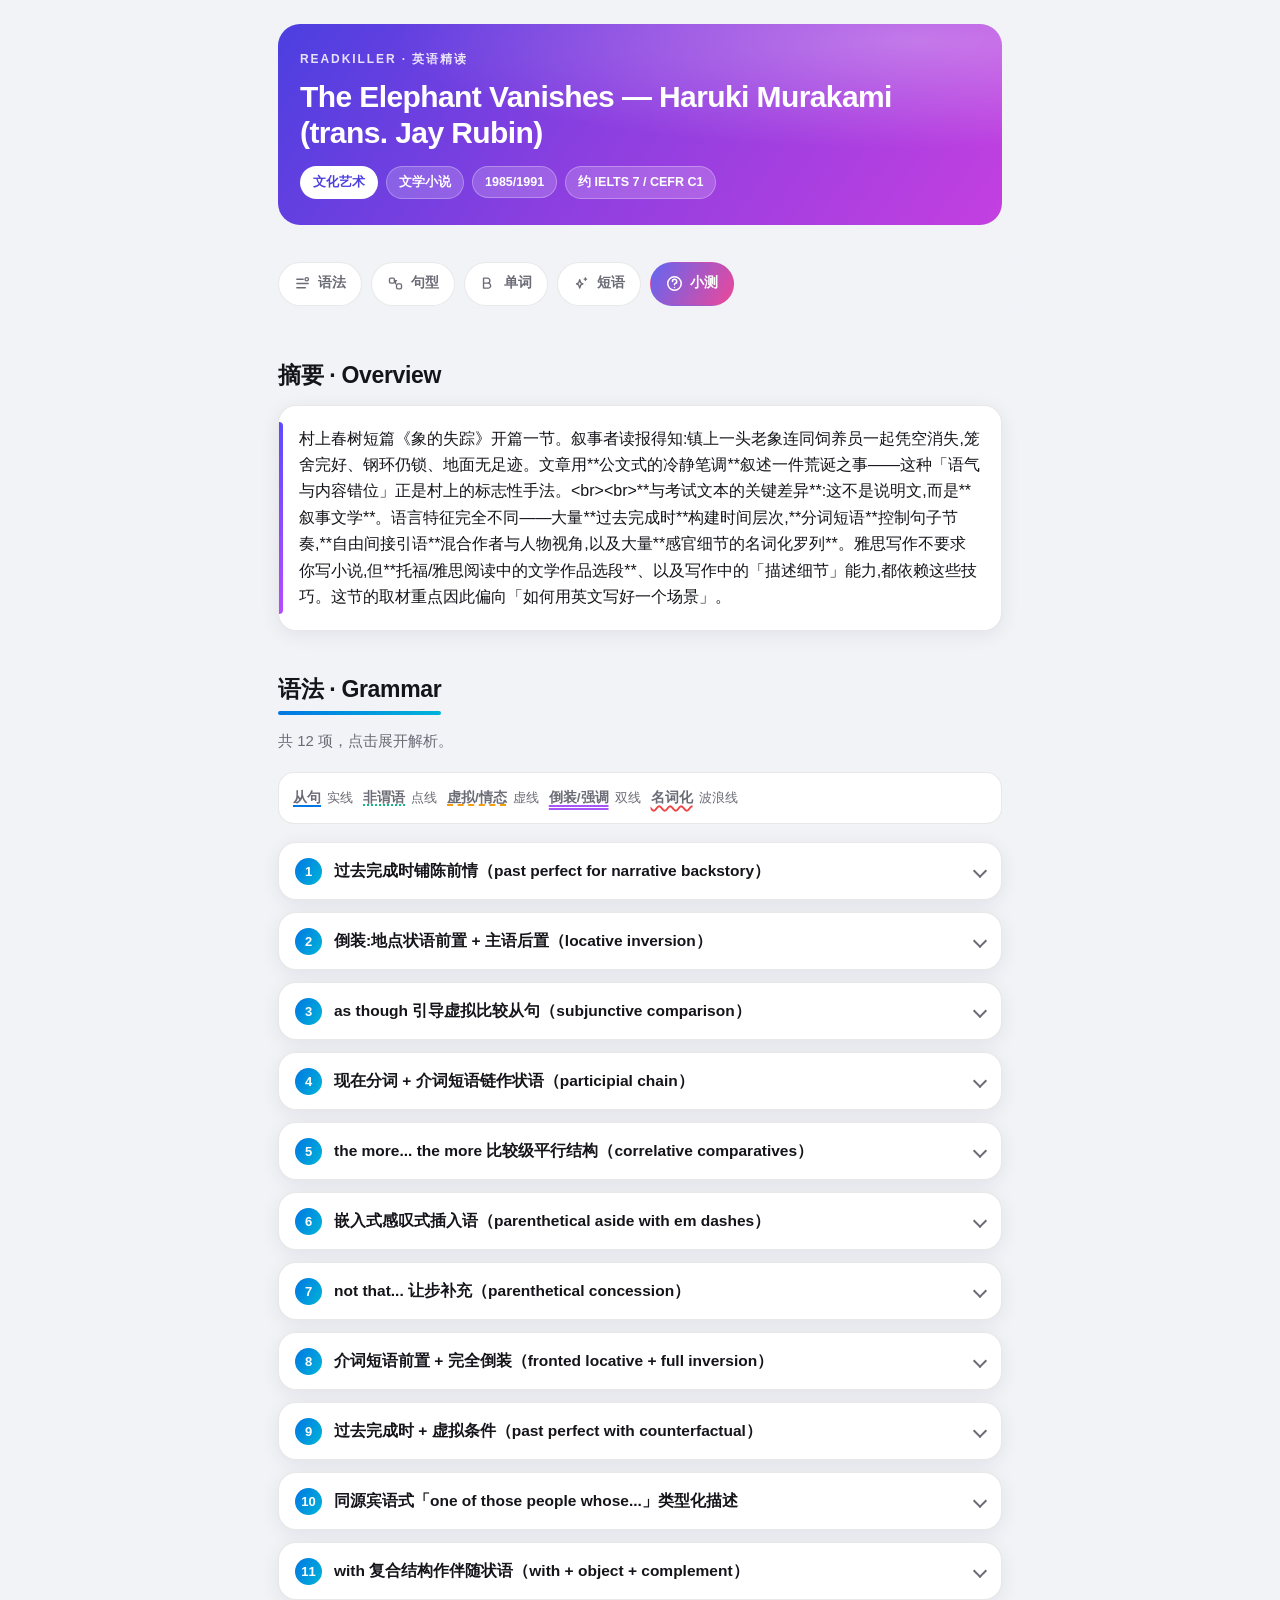
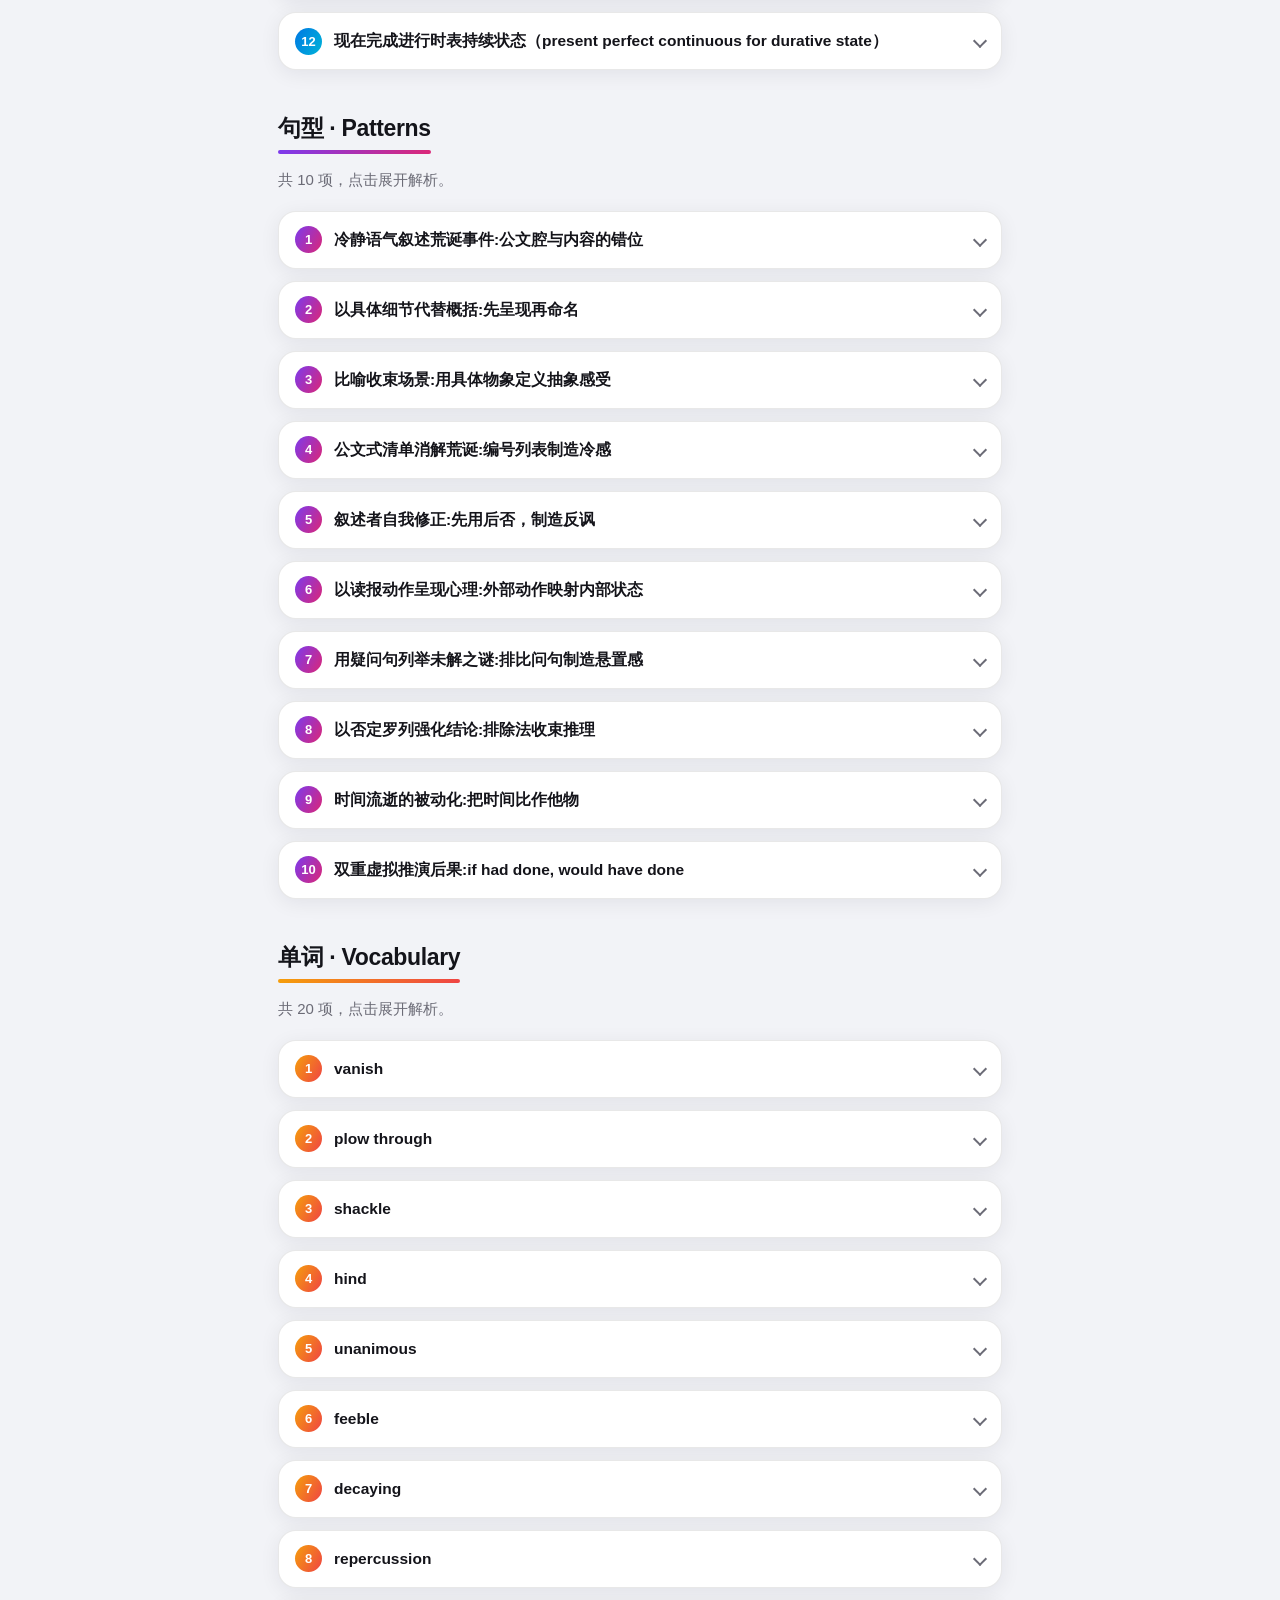
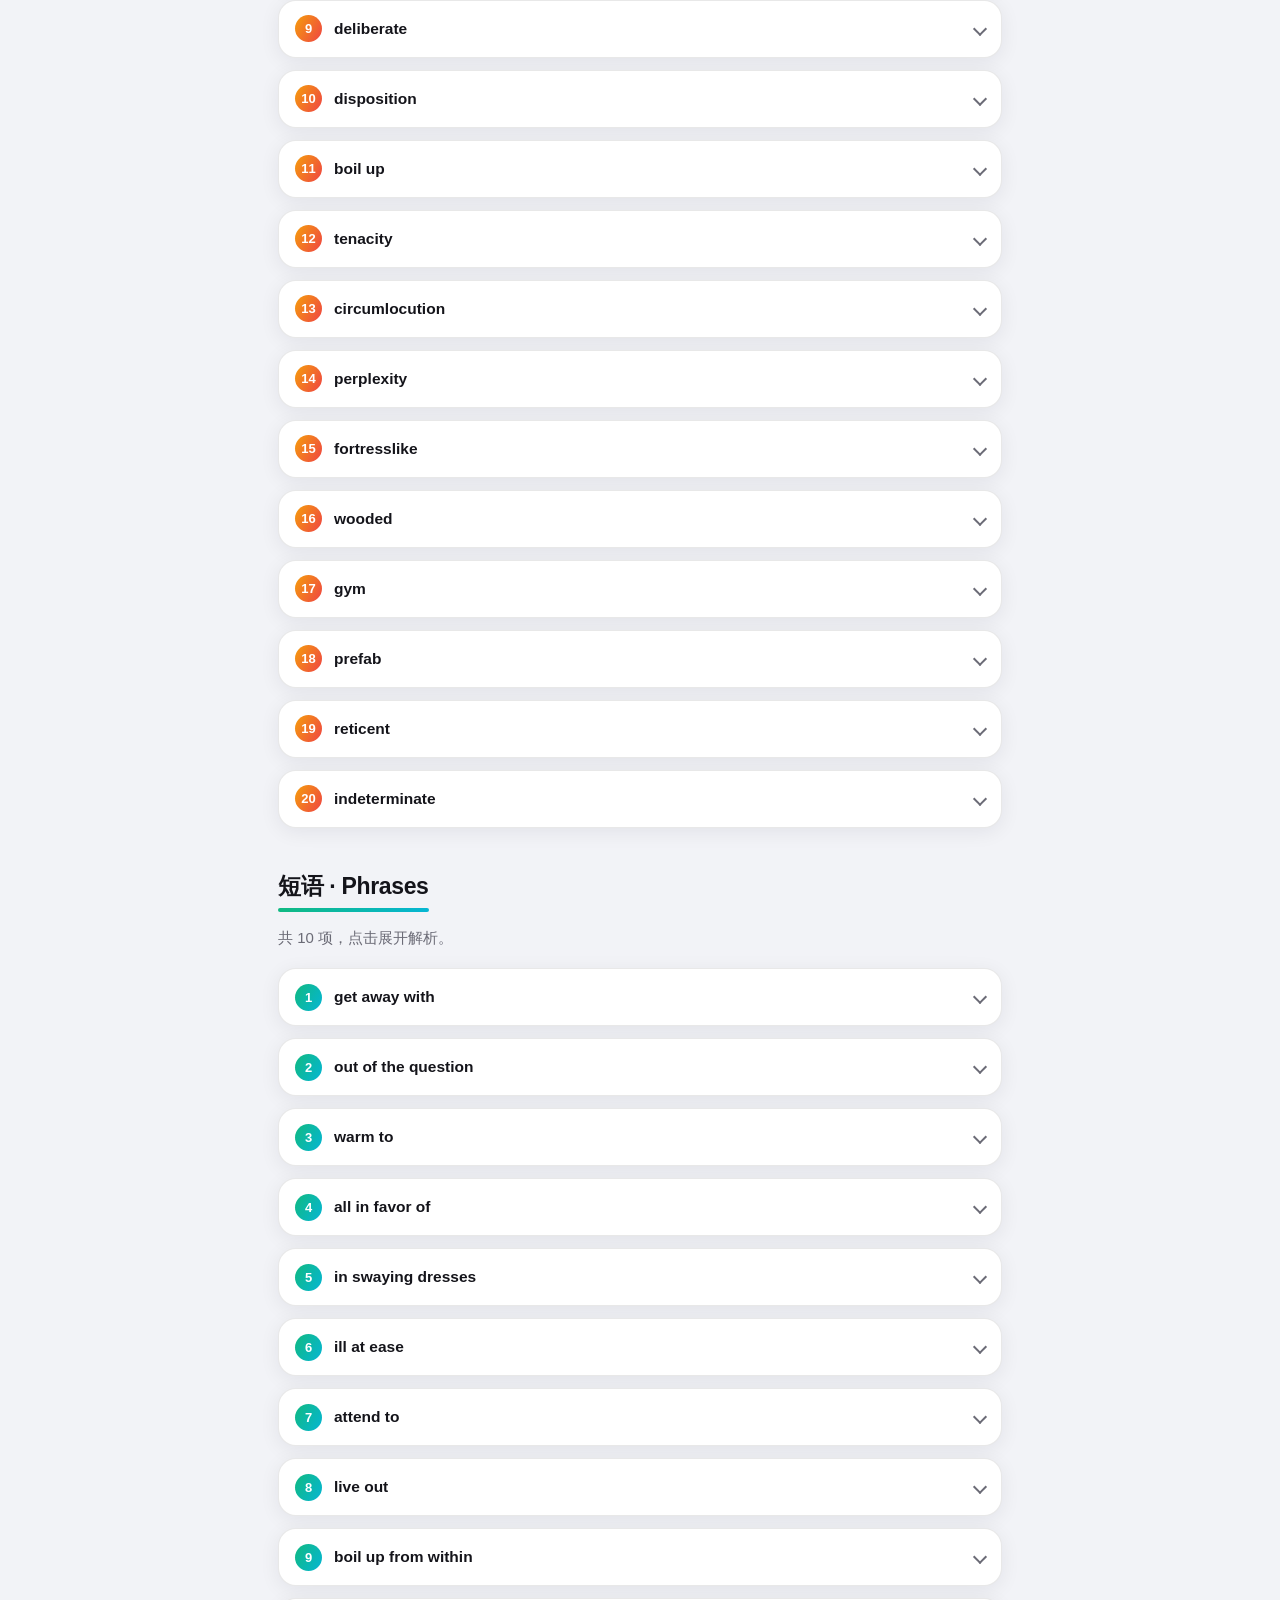
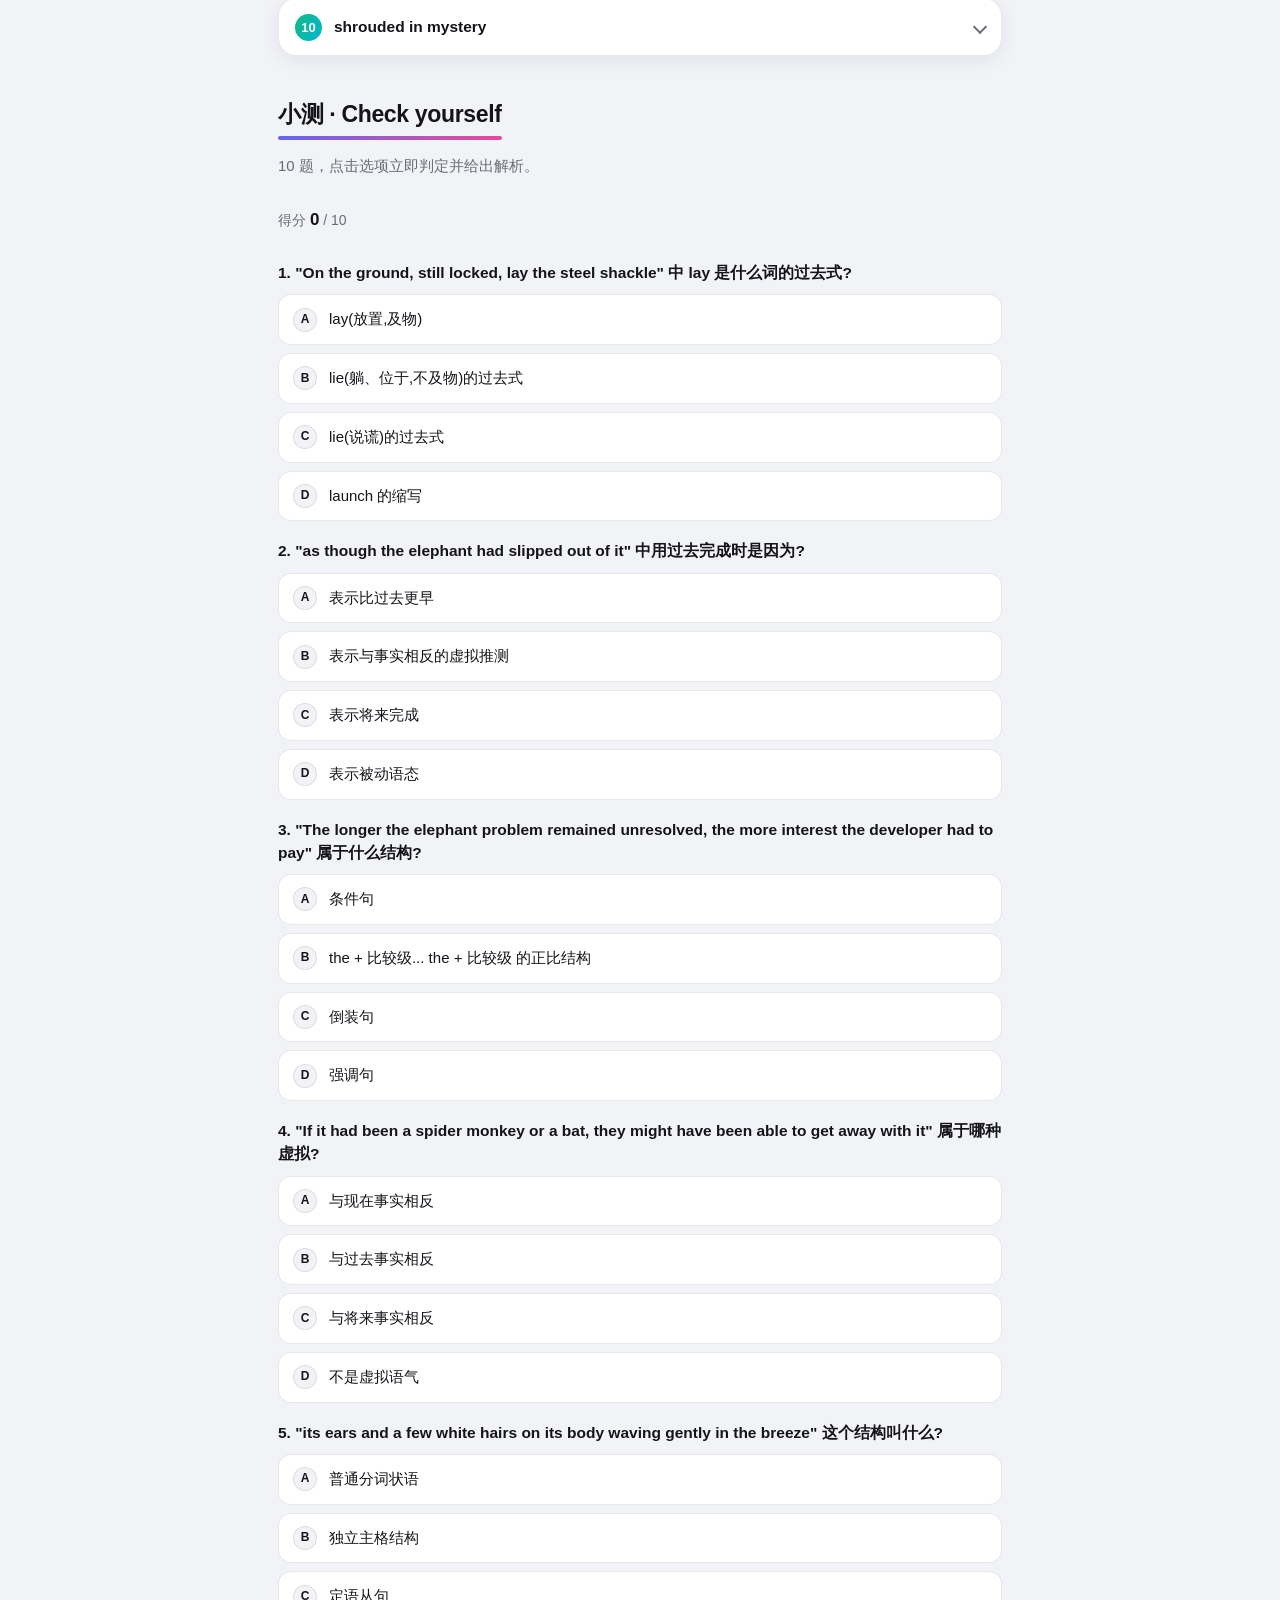
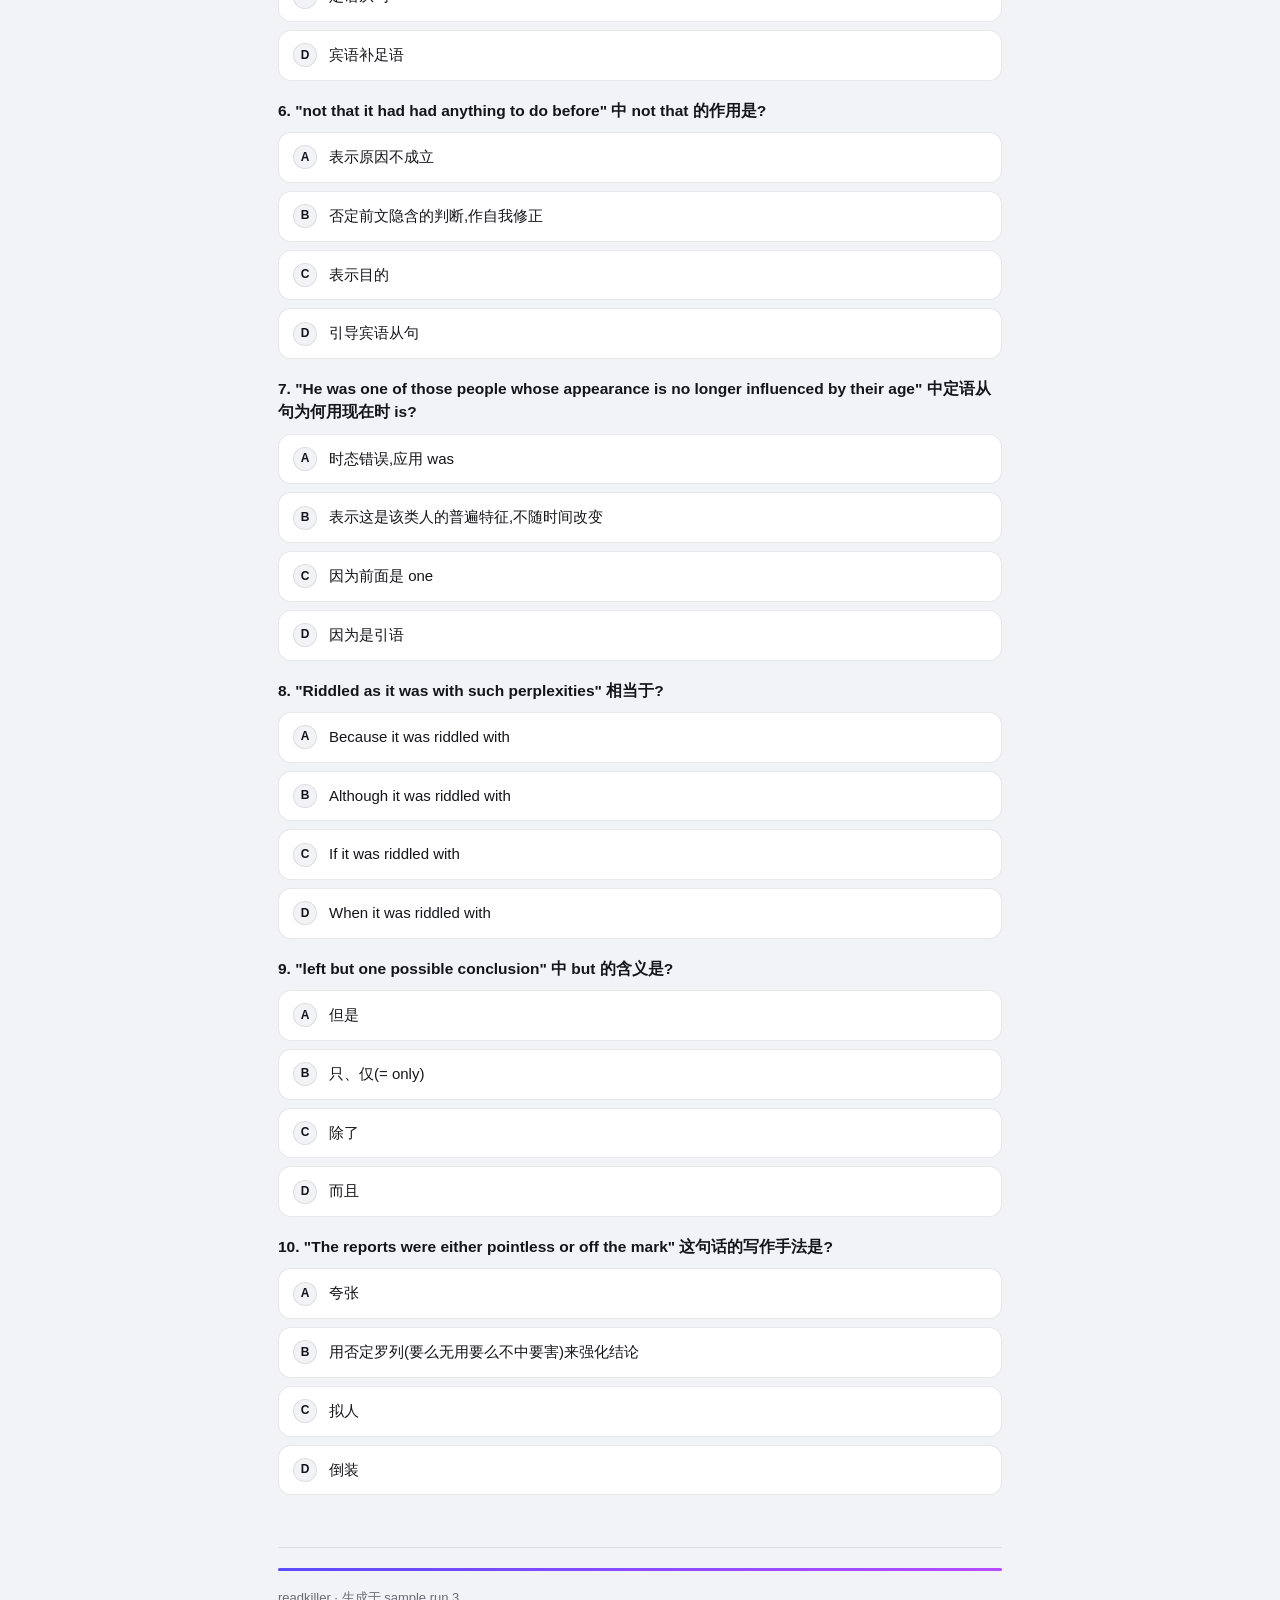
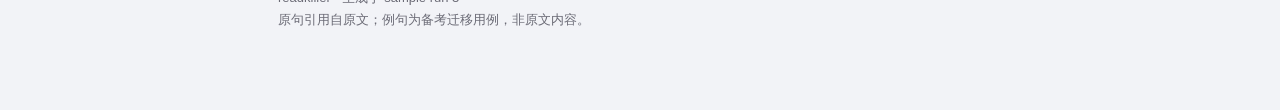
<file: topics/reading-murakami-elephant/index.html>
<!DOCTYPE html>
<html lang="zh-CN">
<head>
<meta charset="utf-8">
<meta name="viewport" content="width=device-width, initial-scale=1, viewport-fit=cover">
<meta name="color-scheme" content="light dark">
<title>The Elephant Vanishes — Haruki Murakami (trans. Jay Rubin)</title>
<style>
:root{
  --bg:#F2F3F7; --surface:#FFF; --text:#14141A; --muted:#6B6B76;
  --line:rgba(0,0,0,.09); --shadow:0 4px 20px rgba(20,20,40,.07);
  --accent:#0077E3;
  --g-title:linear-gradient(100deg,#5B4BFF,#B84BFF,#0077E3,#5B4BFF);
  --g-overview:linear-gradient(120deg,#5B4BFF,#B84BFF);
  --g-grammar:linear-gradient(120deg,#0077E3,#00B4D8);
  --g-pattern:linear-gradient(120deg,#7C3AED,#DB2777);
  --g-word:linear-gradient(120deg,#F59E0B,#EF4444);
  --g-phrase:linear-gradient(120deg,#10B981,#06B6D4);
  --g-quiz:linear-gradient(120deg,#6366F1,#EC4899);
  --c-clause:#0077E3; --c-nonfinite:#10B981; --c-subj:#F59E0B;
  --c-inv:#A855F7; --c-nom:#EF4444;
}
@media (prefers-color-scheme:dark){
  :root{ --bg:#08080B; --surface:#17171C; --text:#F4F4F7; --muted:#9C9CA8;
         --line:rgba(255,255,255,.12); --shadow:none; --accent:#4DA3FF;
         --c-clause:#4DA3FF; --c-nonfinite:#34D399; --c-subj:#FBBF24;
         --c-inv:#C084FC; --c-nom:#F87171; }
}
*{box-sizing:border-box;-webkit-tap-highlight-color:transparent}
html{-webkit-text-size-adjust:100%}
body{margin:0;background:var(--bg);color:var(--text);
  font:400 17px/1.65 -apple-system,BlinkMacSystemFont,'PingFang SC','Microsoft YaHei',sans-serif;
  padding:env(safe-area-inset-top) env(safe-area-inset-right) env(safe-area-inset-bottom) env(safe-area-inset-left)}
.wrap{max-width:760px;margin:0 auto;padding:24px 18px 80px}
#bar{position:fixed;top:0;left:0;height:3px;width:0;z-index:60;
  background:linear-gradient(90deg,#5B4BFF,#B84BFF,#0077E3,#10B981,#F59E0B,#EF4444);
  background-size:300% 100%;animation:slide 8s linear infinite}
@keyframes slide{to{background-position:300% 0}}

/* Hero */
.hero{position:relative;border-radius:22px;padding:26px 22px;margin-bottom:26px;color:#fff;
  background:linear-gradient(125deg,#4C3FE0,#8B3FE0 45%,#C43FE0);overflow:hidden}
.hero::after{content:'';position:absolute;inset:0;
  background:radial-gradient(120% 90% at 88% 8%,rgba(255,255,255,.30),transparent 60%);pointer-events:none}
.hero .kicker{font-size:12px;letter-spacing:.16em;text-transform:uppercase;opacity:.85;font-weight:600}
.hero h1{font-size:30px;line-height:1.22;margin:.3em 0 .2em;font-weight:800;letter-spacing:-.02em}
.hero .meta{display:flex;flex-wrap:wrap;gap:8px;margin-top:14px;position:relative;z-index:1}
.tag{display:inline-block;padding:5px 12px;border-radius:999px;font-size:12.5px;font-weight:600;
  background:rgba(255,255,255,.18);border:1px solid rgba(255,255,255,.28);backdrop-filter:blur(6px)}
.tag.primary{background:#fff;color:#4C3FE0;border-color:transparent}

/* Nav */
nav.pills{position:sticky;top:0;z-index:40;display:flex;gap:9px;overflow-x:auto;
  margin:0 -18px 20px;padding:11px 18px;
  background:color-mix(in srgb,var(--bg) 86%,transparent);backdrop-filter:blur(14px);
  scrollbar-width:none}
nav.pills::-webkit-scrollbar{display:none}
nav.pills a{position:relative;flex:0 0 auto;display:inline-flex;align-items:center;gap:7px;
  min-height:44px;padding:8px 15px;border-radius:999px;font-size:13.5px;font-weight:650;
  text-decoration:none;color:var(--muted);background:var(--surface);border:1px solid var(--line);
  transition:transform .22s cubic-bezier(.34,1.56,.64,1),color .2s,border-color .2s,box-shadow .22s}
nav.pills a .ico{width:17px;height:17px;flex:0 0 17px;transition:transform .28s cubic-bezier(.34,1.56,.64,1)}
nav.pills a .ico *{transition:stroke .2s,fill .2s}
/* Hover / focus: lift, tint to the section's own gradient, animate the icon. */
nav.pills a:hover,nav.pills a:focus-visible{color:#fff;border-color:transparent;transform:translateY(-2px);
  box-shadow:0 6px 18px rgba(20,20,60,.16);outline:none}
nav.pills a:hover .ico,nav.pills a:focus-visible .ico{transform:scale(1.22) rotate(-6deg)}
nav.pills a[data-sec="grammar"]:hover,nav.pills a[data-sec="grammar"]:focus-visible,nav.pills a[data-sec="grammar"].active{background:var(--g-grammar)}
nav.pills a[data-sec="pattern"]:hover,nav.pills a[data-sec="pattern"]:focus-visible,nav.pills a[data-sec="pattern"].active{background:var(--g-pattern)}
nav.pills a[data-sec="word"]:hover,nav.pills a[data-sec="word"]:focus-visible,nav.pills a[data-sec="word"].active{background:var(--g-word)}
nav.pills a[data-sec="phrase"]:hover,nav.pills a[data-sec="phrase"]:focus-visible,nav.pills a[data-sec="phrase"].active{background:var(--g-phrase)}
nav.pills a[data-sec="quiz"]:hover,nav.pills a[data-sec="quiz"]:focus-visible,nav.pills a[data-sec="quiz"].active{background:var(--g-quiz)}
nav.pills a.active{color:#fff;border-color:transparent}
nav.pills a.active .ico{transform:scale(1.12)}
/* Tooltip: shows the item count, hidden on touch widths where hover is meaningless. */
nav.pills a::after{content:attr(data-tip);position:absolute;top:calc(100% + 9px);left:50%;
  transform:translateX(-50%) translateY(-4px);white-space:nowrap;font-size:11.5px;font-weight:600;
  padding:5px 10px;border-radius:8px;color:#fff;background:rgba(20,20,30,.92);
  opacity:0;pointer-events:none;transition:opacity .18s,transform .18s;z-index:5}
nav.pills a::before{content:'';position:absolute;top:calc(100% + 4px);left:50%;
  transform:translateX(-50%);border:5px solid transparent;border-bottom-color:rgba(20,20,30,.92);
  opacity:0;transition:opacity .18s;pointer-events:none;z-index:5}
nav.pills a:hover::after,nav.pills a:focus-visible::after{opacity:1;transform:translateX(-50%) translateY(0)}
nav.pills a:hover::before,nav.pills a:focus-visible::before{opacity:1}
/* A brief pulse on the target section so a jump is unmistakable. */
@keyframes secflash{0%{background:transparent}30%{background:color-mix(in srgb,var(--accent) 9%,transparent)}100%{background:transparent}}
.section.flash{border-radius:16px;animation:secflash 1.05s ease-out}

/* Sections */
.section{margin:40px 0 0;scroll-margin-top:64px}
h2{font-size:23px;font-weight:700;letter-spacing:-.015em;margin:0 0 4px;display:inline-block;
  padding-bottom:6px;position:relative}
h2::after{content:'';position:absolute;left:0;right:0;bottom:0;height:4px;border-radius:2px}
.sec-grammar h2::after{background:var(--g-grammar)}
.sec-pattern h2::after{background:var(--g-pattern)}
.sec-word h2::after{background:var(--g-word)}
.sec-phrase h2::after{background:var(--g-phrase)}
.sec-quiz h2::after{background:var(--g-quiz)}
.lead{color:var(--muted);font-size:15px;margin:10px 0 18px}
.summary{position:relative;background:var(--surface);border-radius:18px;padding:20px;
  box-shadow:var(--shadow);font-size:16px;border:1px solid var(--line)}
.summary::before{content:'';position:absolute;left:0;top:16px;bottom:16px;width:4px;
  border-radius:0 4px 4px 0;background:var(--g-overview)}

/* Legend */
.legend{display:flex;flex-wrap:wrap;gap:10px;margin:0 0 18px;padding:14px;background:var(--surface);
  border:1px solid var(--line);border-radius:16px}
.legend span{font-size:12.5px;color:var(--muted);display:inline-flex;align-items:center;gap:6px}
.swatch{font-weight:700;font-size:13.5px}

/* Cards */
.card{position:relative;background:var(--surface);border:1px solid var(--line);border-radius:18px;
  margin:0 0 12px;box-shadow:var(--shadow);overflow:hidden}
.card::before{content:'';position:absolute;left:0;top:0;bottom:0;width:3px;opacity:0;transition:opacity .25s}
.card.open::before{opacity:1}
.card[data-kind="grammar"]::before{background:var(--g-grammar)}
.card[data-kind="pattern"]::before{background:var(--g-pattern)}
.card[data-kind="word"]::before{background:var(--g-word)}
.card[data-kind="phrase"]::before{background:var(--g-phrase)}
.card-head{width:100%;min-height:56px;display:flex;align-items:center;gap:12px;
  padding:14px 16px;background:none;border:0;color:inherit;font:inherit;text-align:left;cursor:pointer}
.card-head:active{background:rgba(127,127,127,.08)}
.card-idx{flex:0 0 27px;height:27px;border-radius:999px;color:#fff;font-size:13px;font-weight:700;
  display:flex;align-items:center;justify-content:center}
.card[data-kind="grammar"] .card-idx{background:var(--g-grammar)}
.card[data-kind="pattern"] .card-idx{background:var(--g-pattern)}
.card[data-kind="word"] .card-idx{background:var(--g-word)}
.card[data-kind="phrase"] .card-idx{background:var(--g-phrase)}
.card-title{flex:1;font-weight:650;font-size:15.5px;line-height:1.4}
.chev{flex:0 0 10px;width:10px;height:10px;border-right:2px solid var(--muted);
  border-bottom:2px solid var(--muted);transform:rotate(45deg);
  transition:transform .28s cubic-bezier(.4,0,.2,1)}
.card.open .chev{transform:rotate(-135deg)}
.card-body{display:grid;grid-template-rows:0fr;transition:grid-template-rows .32s cubic-bezier(.4,0,.2,1)}
.card.open .card-body{grid-template-rows:1fr}
.card-body>.card-inner{overflow:hidden;min-height:0;padding:0 16px}
.card-inner>*:last-child{margin-bottom:16px}
.sentence{font:400 17.5px/1.72 Georgia,'Times New Roman',serif;padding:12px 0;
  border-top:1px solid var(--line)}
.word-head{display:flex;align-items:baseline;gap:10px;flex-wrap:wrap;padding:12px 0 4px;
  border-top:1px solid var(--line)}
.word{font:700 21px/1.3 Georgia,serif}
.ipa{color:var(--muted);font-size:14.5px}
.gloss-inline{font-size:14px;color:var(--muted)}
.band{font-size:11.5px;padding:2px 9px;border-radius:999px;background:var(--bg);
  border:1px solid var(--line);color:var(--muted);font-weight:600}
.analysis{padding:4px 0 10px}
.fld{display:grid;grid-template-columns:96px 1fr;gap:10px;padding:9px 0;
  border-top:1px dashed var(--line)}
.fld-k{color:var(--muted);font-size:12.5px;font-weight:700;padding-top:2px;letter-spacing:.01em}
.fld-v{font-size:15px;line-height:1.7}
.fld-v ul{margin:0;padding-left:18px}
.fld-v li{margin:4px 0}
.badge-row{display:flex;flex-wrap:wrap;gap:6px}
.badge{display:inline-block;padding:5px 10px;border-radius:8px;background:var(--bg);
  border:1px solid var(--line);font-size:12px;color:var(--muted);margin-bottom:8px}
.badge.warn{color:#B25000;border-color:#F5A623;background:rgba(245,166,35,.10)}
@media (prefers-color-scheme:dark){.badge.warn{color:#FBBF24}}

/* Grammar marking: color + distinct underline style */
.g-clause{text-decoration:underline solid var(--c-clause) 2px;text-underline-offset:3px}
.g-nonfinite{text-decoration:underline dotted var(--c-nonfinite) 2px;text-underline-offset:3px}
.g-subjunctive{text-decoration:underline dashed var(--c-subj) 2px;text-underline-offset:3px}
.g-inversion{text-decoration:underline double var(--c-inv) 2px;text-underline-offset:3px}
.g-nominal{text-decoration:underline wavy var(--c-nom) 2px;text-underline-offset:3px}

/* Quiz */
.quiz-q{margin:0 0 16px}
.quiz-stem{font-weight:650;margin:18px 0 10px;font-size:15.5px;line-height:1.5}
.opts{display:flex;flex-direction:column;gap:8px}
.opt{display:flex;align-items:center;gap:12px;min-height:48px;padding:12px 14px;text-align:left;
  background:var(--surface);border:1px solid var(--line);border-radius:13px;
  color:inherit;font:inherit;font-size:15px;cursor:pointer;transition:border-color .2s,background .2s}
.opt-k{flex:0 0 24px;height:24px;border-radius:999px;background:var(--bg);border:1px solid var(--line);
  font-size:12px;font-weight:700;display:flex;align-items:center;justify-content:center}
.opt.right{border-color:#10B981;background:rgba(16,185,129,.12)}
.opt.right .opt-k{background:#10B981;color:#fff;border-color:transparent}
.opt.wrong{border-color:#EF4444;background:rgba(239,68,68,.12)}
.opt.wrong .opt-k{background:#EF4444;color:#fff;border-color:transparent}
.opt[disabled]{cursor:default}
.quiz-exp{margin-top:10px;padding:12px 14px;background:var(--bg);border-radius:13px;
  font-size:14px;color:var(--muted);border:1px solid var(--line)}
.score{position:sticky;top:52px;z-index:5;padding:9px 0;font-size:14px;color:var(--muted);
  background:color-mix(in srgb,var(--bg) 90%,transparent);backdrop-filter:blur(10px)}
.score b{color:var(--text);font-size:17px}

footer{margin-top:52px;padding-top:20px;border-top:1px solid var(--line);color:var(--muted);font-size:13px}
footer .grad{height:3px;border-radius:2px;margin-bottom:16px;background:var(--g-overview)}

@media (max-width:430px){
  .hero{border-radius:18px;padding:22px 18px}
  .hero h1{font-size:25px}
  .wrap{padding:18px 14px 64px}
  nav.pills{margin-left:-14px;margin-right:-14px;padding-left:14px;padding-right:14px}
  .fld{grid-template-columns:1fr;gap:1px}
  .sentence{font-size:16.5px}
  .card-title{font-size:15px}
}
@media (prefers-reduced-motion:reduce){
  *{transition:none!important;animation:none!important}
  html{scroll-behavior:auto}
}
</style>
</head>
<body>
<div id="bar"></div>
<div class="wrap">
  <header class="hero">
    <div class="kicker">readkiller · 英语精读</div>
    <h1>The Elephant Vanishes — Haruki Murakami (trans. Jay Rubin)</h1>
    <div class="meta"><span class="tag primary">文化艺术</span><span class="tag">文学小说</span><span class="tag">1985/1991</span><span class="tag">约 IELTS 7 / CEFR C1</span></div>
  </header>
  <nav class="pills"><a href="#grammar" data-sec="grammar" data-tip="语法 · 12 项"><svg class="ico" viewBox="0 0 24 24" fill="none" stroke="currentColor" stroke-width="1.9" stroke-linecap="round" stroke-linejoin="round" aria-hidden="true"><path d="M4 6h9M4 12h16M4 18h12"/><circle cx="18" cy="6" r="2.4"/></svg><span>语法</span></a><a href="#pattern" data-sec="pattern" data-tip="句型 · 10 项"><svg class="ico" viewBox="0 0 24 24" fill="none" stroke="currentColor" stroke-width="1.9" stroke-linecap="round" stroke-linejoin="round" aria-hidden="true"><rect x="3.5" y="4.5" width="7" height="7" rx="2"/><rect x="13.5" y="12.5" width="7" height="7" rx="2"/><path d="M10.5 8h3M12 8v4.5"/></svg><span>句型</span></a><a href="#word" data-sec="word" data-tip="单词 · 20 项"><svg class="ico" viewBox="0 0 24 24" fill="none" stroke="currentColor" stroke-width="1.9" stroke-linecap="round" stroke-linejoin="round" aria-hidden="true"><path d="M5 4.5h5.5a3.5 3.5 0 0 1 0 7H5zM5 11.5h6.5a3.5 3.5 0 0 1 0 7H5z"/></svg><span>单词</span></a><a href="#phrase" data-sec="phrase" data-tip="短语 · 10 项"><svg class="ico" viewBox="0 0 24 24" fill="none" stroke="currentColor" stroke-width="1.9" stroke-linecap="round" stroke-linejoin="round" aria-hidden="true"><path d="M9.5 6.5 8 11l-3 1.5L8 14l1.5 4.5L11 14l3-1.5L11 11z"/><path d="M17.5 4v3.5M15.75 5.75h3.5"/></svg><span>短语</span></a><a href="#quiz" data-sec="quiz" data-tip="自测 · 10 题"><svg class="ico" viewBox="0 0 24 24" fill="none" stroke="currentColor" stroke-width="1.9" stroke-linecap="round" stroke-linejoin="round" aria-hidden="true"><circle cx="12" cy="12" r="8.5"/><path d="M9.4 9.4a2.7 2.7 0 1 1 3.4 2.6c-.6.2-.8.7-.8 1.3v.4"/><circle cx="12" cy="17" r=".9" fill="currentColor" stroke="none"/></svg><span>小测</span></a></nav>
  <section class="section">
    <h2>摘要 · Overview</h2>
    <div class="summary">村上春树短篇《象的失踪》开篇一节。叙事者读报得知:镇上一头老象连同饲养员一起凭空消失,笼舍完好、钢环仍锁、地面无足迹。文章用**公文式的冷静笔调**叙述一件荒诞之事——这种「语气与内容错位」正是村上的标志性手法。&lt;br&gt;&lt;br&gt;**与考试文本的关键差异**:这不是说明文,而是**叙事文学**。语言特征完全不同——大量**过去完成时**构建时间层次,**分词短语**控制句子节奏,**自由间接引语**混合作者与人物视角,以及大量**感官细节的名词化罗列**。雅思写作不要求你写小说,但**托福/雅思阅读中的文学作品选段**、以及写作中的「描述细节」能力,都依赖这些技巧。这节的取材重点因此偏向「如何用英文写好一个场景」。</div>
  </section>
  <section id="grammar" class="section sec-grammar"><h2>语法 · Grammar</h2><p class="lead">共 12 项，点击展开解析。</p>
      <div class="legend">
        <span><b class="swatch g-clause">从句</b>实线</span>
        <span><b class="swatch g-nonfinite">非谓语</b>点线</span>
        <span><b class="swatch g-subjunctive">虚拟/情态</b>虚线</span>
        <span><b class="swatch g-inversion">倒装/强调</b>双线</span>
        <span><b class="swatch g-nominal">名词化</b>波浪线</span>
      </div>
    <article class="card" data-kind="grammar">
      <button class="card-head" aria-expanded="false">
        <span class="card-idx">1</span>
        <span class="card-title">过去完成时铺陈前情（past perfect for narrative backstory）</span>
        <span class="chev" aria-hidden="true"></span>
      </button>
      <div class="card-body">
        <div class="card-inner">
          <div class="sentence">On the ground, still locked, lay the steel shackle that had been fastened to the elephant&#x27;s hind leg, as though the elephant had slipped out of it.</div>
          <div class="analysis"><div class="fld"><div class="fld-k">成分拆解</div><div class="fld-v">全句为**倒装**：地点状语 On the ground + 状态状语 <span class="g-inversion" title="强调">still locked</span> 前置，主语 the steel shackle 后置，谓语 lay；<span class="g-clause" title="从句">that had been fastened to the elephant&#x27;s hind leg</span> 为定语从句，用**过去完成时**表示「在发现之前就已锁上」；<span class="g-clause" title="从句">as though the elephant had slipped out of it</span> 为 as though 引导的方式状语从句，同样用过去完成时虚拟。</div></div><div class="fld"><div class="fld-k">为什么这样写</div><div class="fld-v">倒装把 <span class="g-inversion" title="强调">On the ground, still locked</span> 推到句首，读者先看到「地上」和「仍然锁着」这个画面，然后才知道是什么东西——这是**先呈现再命名**的电影式手法,制造悬念。两个过去完成时（had been fastened / had slipped）建立了时间层次:叙述当下是「读报」,而这些动作发生在更早。as though 后用过去完成时表示**与事实相反的推测**(不可能滑脱),暗示荒诞。</div></div><div class="fld"><div class="fld-k">易错点</div><div class="fld-v">中国学生最常犯的错是把 as though 后的时态写错:as though the elephant slipped out 会变成对可能性的陈述,丢失「明知不可能」的虚拟含义。另外倒装句中主语后置,学生易误读 lay 为及物动词(「放置」),这里 lay 是 lie(躺、位于)的过去式。</div></div><div class="fld"><div class="fld-k">备考建议</div><div class="fld-v">雅思阅读中遇到过去完成时,要立刻意识到「这是背景信息」,可用于快速区分主线与插叙。写作 Task 1 描述流程图或历史变迁时,也需要用过去完成时交代「在某一时间点之前已完成」的状态。</div></div><div class="fld"><div class="fld-k">举一反三</div><ul class="fld-v"><li>On the desk, still unopened, lay the letter that had been delivered two weeks earlier, as though no one had dared to read it.</li><li>In the corner, still humming, stood the machine that had been installed before the staff arrived, as though it had been waiting for them.</li><li>By the door, still locked, hung the coat that had been left behind in winter, as though its owner meant to return.</li></ul></div><div class="fld"><div class="fld-k">高分例句</div><div class="fld-v">On the platform, still glowing, hung the sign that had been lit for forty years, as though the station had never expected anyone to leave.</div></div></div>
          
        </div>
      </div>
    </article>
    <article class="card" data-kind="grammar">
      <button class="card-head" aria-expanded="false">
        <span class="card-idx">2</span>
        <span class="card-title">倒装:地点状语前置 + 主语后置（locative inversion）</span>
        <span class="chev" aria-hidden="true"></span>
      </button>
      <div class="card-body">
        <div class="card-inner">
          <div class="sentence">On the ground, still locked, lay the steel shackle that had been fastened to the elephant&#x27;s hind leg</div>
          <div class="analysis"><div class="fld"><div class="fld-k">成分拆解</div><div class="fld-v"><span class="g-inversion" title="强调">On the ground, still locked</span> 为前置的地点状语与状态状语；谓语 lay；主语 the steel shackle；<span class="g-clause" title="从句">that had been fastened to the elephant&#x27;s hind leg</span> 为定语从句修饰 shackle。全句语序为「状语 + 谓语 + 主语」，是**完全倒装**。</div></div><div class="fld"><div class="fld-k">为什么这样写</div><div class="fld-v">这是小说中最常用的**场景开场**技巧:把地点推到句首,相当于镜头先给一个空镜,再让物体入画。相比 The steel shackle lay on the ground, it was still locked,倒装版本更紧凑,且把「锁着」这个反常细节前置强调——因为整篇故事的核心谜团就是「锁完好而象不见了」。</div></div><div class="fld"><div class="fld-k">易错点</div><div class="fld-v">完全倒装要求谓语是**不及物动词**(lay, stand, hang, sit, come, go),且主语较长时最自然;若主语是代词则不能倒装(On the ground it lay 正确,On the ground lay it 错误)。学生常把 lay/lie/laid 三个词混用:lay(放置,及物)、lie(躺,不及物)、laid(lay 的过去式)。</div></div><div class="fld"><div class="fld-k">备考建议</div><div class="fld-v">雅思 Task 2 不需要这种文学倒装,但**托福阅读的文学选段**与**雅思 General Training 的记叙文**会用到。写作中描述场景时偶尔使用能显著提升画面感,但一段最多一次,否则显得做作。</div></div><div class="fld"><div class="fld-k">举一反三</div><ul class="fld-v"><li>On the table, still smoking, sat the cup of tea that no one had touched.</li><li>In the doorway, still waiting, stood the dog that had followed him home.</li><li>At the window, still open, hung the curtain that the wind had lifted.</li></ul></div><div class="fld"><div class="fld-k">高分例句</div><div class="fld-v">In the corridor, still flickering, hung the light that the caretaker had meant to replace for months.</div></div></div>
          
        </div>
      </div>
    </article>
    <article class="card" data-kind="grammar">
      <button class="card-head" aria-expanded="false">
        <span class="card-idx">3</span>
        <span class="card-title">as though 引导虚拟比较从句（subjunctive comparison）</span>
        <span class="chev" aria-hidden="true"></span>
      </button>
      <div class="card-body">
        <div class="card-inner">
          <div class="sentence">He was one of those people whose appearance is no longer influenced by their age after they pass a certain point in life.</div>
          <div class="analysis"><div class="fld"><div class="fld-k">成分拆解</div><div class="fld-v">主句：He was <span class="g-inversion" title="强调">one of those people</span>；<span class="g-clause" title="从句">whose appearance is no longer influenced by their age after they pass a certain point in life</span> 为 whose 引导的定语从句修饰 people；从句内 <span class="g-subjunctive" title="虚拟语气">is no longer influenced by</span> 为被动语态；after they pass a certain point 为时间状语从句。注意定语从句中用**一般现在时**（is / pass），而主句用过去时（was）——表示这是**普遍真理式的描述**,不随时间改变。</div></div><div class="fld"><div class="fld-k">为什么这样写</div><div class="fld-v">「one of those people who...」是英语中**把个体归入类型**的固定框架,作者用它来暗示这位饲养员属于某种可辨识的人物类型。定语从句改用现在时是关键技巧:它把描述从「那一刻的他」提升为「这类人的恒定特征」,读起来像格言,增加了叙述的权威感。</div></div><div class="fld"><div class="fld-k">易错点</div><div class="fld-v">中国学生常把 one of those people who 后的谓语写成单数(is),但关系词 who/whose 的先行词是 people(复数),谓语应用复数;不过此处 whose appearance is 中 is 的主语是 appearance(单数),所以是对的。真正的陷阱是**从句时态**:在过去的叙事中,描述永恒特征仍用现在时,学生常误写为 was。</div></div><div class="fld"><div class="fld-k">备考建议</div><div class="fld-v">雅思写作 Task 2 描述某一群体的普遍特征时,可用 X is one of those Y whose Z is... 。注意区分「具体事件」(用过去时)与「普遍特征」(用现在时),这种时态切换是高分标志。</div></div><div class="fld"><div class="fld-k">举一反三</div><ul class="fld-v"><li>She was one of those teachers whose patience never seems to run out however difficult the class.</li><li>He was one of those writers whose reputation grows steadily after their death.</li><li>They were one of those families whose routines are fixed by the seasons rather than the calendar.</li></ul></div><div class="fld"><div class="fld-k">高分例句</div><div class="fld-v">It is one of those problems whose causes are obvious to everyone and whose solutions satisfy no one.</div></div></div>
          
        </div>
      </div>
    </article>
    <article class="card" data-kind="grammar">
      <button class="card-head" aria-expanded="false">
        <span class="card-idx">4</span>
        <span class="card-title">现在分词 + 介词短语链作状语（participial chain）</span>
        <span class="chev" aria-hidden="true"></span>
      </button>
      <div class="card-body">
        <div class="card-inner">
          <div class="sentence">Brushing away my toast crumbs, I studied every line of the article.</div>
          <div class="analysis"><div class="fld"><div class="fld-k">成分拆解</div><div class="fld-v"><span class="g-nonfinite" title="非谓语">Brushing away my toast crumbs</span> 为现在分词短语作**时间/伴随状语**,逻辑主语是主句主语 I;主句:I studied every line of the article。</div></div><div class="fld"><div class="fld-k">为什么这样写</div><div class="fld-v">这个分词短语看似只是交代一个动作,但它的作用是**让叙事保持连续**:读者不需要被告知「我读完了一段」,而是一次性接受了「拂去面包屑」与「研读每一行」两个动作的并行。这种紧凑感是文学叙事的核心节奏——用最少的分句承载最多的动作。</div></div><div class="fld"><div class="fld-k">易错点</div><div class="fld-v">分词状语的逻辑主语必须与主句主语一致。此处 brushing 的主语是 I,主句主语也是 I,正确。若写成 Brushing away my toast crumbs, the article was studied by me,就产生垂悬分词。另外 brushed(过去分词)表被动,此处是主动动作,必须用现在分词。</div></div><div class="fld"><div class="fld-k">备考建议</div><div class="fld-v">雅思写作中,用分词短语开头的句子能有效减少 I/we 开头的重复感。Task 2 论证时可用 Considering/Given 等分词结构。注意逻辑主语一致,这是考官判断句式掌控力的点。</div></div><div class="fld"><div class="fld-k">举一反三</div><ul class="fld-v"><li>Clearing the desk of old papers, she began the report she had postponed for weeks.</li><li>Ignoring the noise from the street, he worked through the night without a break.</li><li>Folding the map carefully, they decided to take the longer route.</li></ul></div><div class="fld"><div class="fld-k">高分例句</div><div class="fld-v">Setting the alarm for five, she prepared everything the night before so that nothing could delay her departure.</div></div></div>
          
        </div>
      </div>
    </article>
    <article class="card" data-kind="grammar">
      <button class="card-head" aria-expanded="false">
        <span class="card-idx">5</span>
        <span class="card-title">the more... the more 比较级平行结构（correlative comparatives）</span>
        <span class="chev" aria-hidden="true"></span>
      </button>
      <div class="card-body">
        <div class="card-inner">
          <div class="sentence">The longer the elephant problem remained unresolved, the more interest the developer had to pay for nothing.</div>
          <div class="analysis"><div class="fld"><div class="fld-k">成分拆解</div><div class="fld-v"><span class="g-inversion" title="强调">The longer</span> 引导比较级从句:the elephant problem remained unresolved(系表结构);<span class="g-inversion" title="强调">the more interest</span> 引导主句:the developer had to pay for nothing。两部分都用「the + 比较级」开头,构成**正比关系**。</div></div><div class="fld"><div class="fld-k">为什么这样写</div><div class="fld-v">the more... the more... 结构把两个同时增长的量**绑定成因果关系**,语法上比 because 更优雅,读起来有一种不可阻挡的推进感。这里用它交代开发商的损失随时间累积,为后文「必须解决大象问题」提供经济动机——用一句紧凑的句子完成了一整段背景交代。</div></div><div class="fld"><div class="fld-k">易错点</div><div class="fld-v">两个 the 都是**副词/程度标记**,不可省略。学生常写成 The longer... the more interest... 时漏掉第二个 the,或把两个分句的语序搞混。注意结构是「the + 比较级 + 主语 + 谓语」,两个分句都要符合这个语序。</div></div><div class="fld"><div class="fld-k">备考建议</div><div class="fld-v">雅思 Task 2 论证连锁效应时极好用:The longer X continues, the more Y will cost。Task 1 描述两个指标的同步增长也可用。这是显示句式复杂度的高效结构。</div></div><div class="fld"><div class="fld-k">举一反三</div><ul class="fld-v"><li>The longer the delay continues, the more expensive the repairs become.</li><li>The more information we gather, the harder it becomes to reach a simple conclusion.</li><li>The less attention people pay to details, the greater the risk of serious error.</li></ul></div><div class="fld"><div class="fld-k">高分例句</div><div class="fld-v">The more closely the coastline is studied, the less predictable its erosion appears to be.</div></div></div>
          
        </div>
      </div>
    </article>
    <article class="card" data-kind="grammar">
      <button class="card-head" aria-expanded="false">
        <span class="card-idx">6</span>
        <span class="card-title">嵌入式感叹式插入语（parenthetical aside with em dashes）</span>
        <span class="chev" aria-hidden="true"></span>
      </button>
      <div class="card-body">
        <div class="card-inner">
          <div class="sentence">The elephant endured these virtually meaningless (for the elephant, entirely meaningless) formalities with hardly a twitch, and it chomped on the bananas with a vacant stare.</div>
          <div class="analysis"><div class="fld"><div class="fld-k">成分拆解</div><div class="fld-v">主句:The elephant endured these virtually meaningless formalities with hardly a twitch;括号内 <span class="g-inversion" title="强调">(for the elephant, entirely meaningless)</span> 为**插入语**,补充、强化前面的判断;and 连接第二分句:it chomped on the bananas with a vacant stare。</div></div><div class="fld"><div class="fld-k">为什么这样写</div><div class="fld-v">括号插入语在此完成了两个功能:一是**递进强调**(virtually meaningless → entirely meaningless),二是**切换视角**——第一个判断是叙述者的,括号里的「对大象而言」则暗示从大象立场看,连「无意义」都谈不上,因为大象根本不懂仪式。这种括号旁白是村上标志性的幽默手法,用冷静的语气说出残酷的事实。</div></div><div class="fld"><div class="fld-k">易错点</div><div class="fld-v">括号插入语必须能**独立删去**而不破坏句子语法。此处删掉(for the elephant, entirely meaningless)后,The elephant endured these virtually meaningless formalities... 语法完整,正确。学生常把必要成分放进括号,导致删除后句子断裂。</div></div><div class="fld"><div class="fld-k">备考建议</div><div class="fld-v">雅思写作中插入语可用于补充说明,但**括号在正式学术写作中应慎用**,更稳妥的是破折号或逗号。口语 Part 3 中这种旁白式补充则很自然。</div></div><div class="fld"><div class="fld-k">举一反三</div><ul class="fld-v"><li>The committee approved the proposal (after three hours of debate that changed nothing) and adjourned for lunch.</li><li>She accepted the award (for which she had never applied) and thanked people she had never met.</li><li>The policy succeeded (if success means simply avoiding failure) and was quietly renewed.</li></ul></div><div class="fld"><div class="fld-k">高分例句</div><div class="fld-v">The report was published (two years later than promised) and immediately superseded by a shorter one.</div></div></div>
          <div class="badge-row"><span class="badge">括号插入语在正式学术写作中较为少见,考试写作建议改用破折号或逗号。</span></div>
        </div>
      </div>
    </article>
    <article class="card" data-kind="grammar">
      <button class="card-head" aria-expanded="false">
        <span class="card-idx">7</span>
        <span class="card-title">not that... 让步补充（parenthetical concession）</span>
        <span class="chev" aria-hidden="true"></span>
      </button>
      <div class="card-body">
        <div class="card-inner">
          <div class="sentence">And so, after its companions were gone, the elephant stayed alone in the decaying zoo for nearly four months with nothing to do—not that it had had anything to do before.</div>
          <div class="analysis"><div class="fld"><div class="fld-k">成分拆解</div><div class="fld-v">主句:<span class="g-clause" title="从句">after its companions were gone</span> 为时间状语从句;the elephant stayed alone in the decaying zoo for nearly four months with nothing to do;破折号后 <span class="g-inversion" title="强调">not that it had had anything to do before</span> 为**补充说明**,其中 not that 是「并不是说……」;从句用**过去完成时**(had had)表示「在那之前也一直没做过什么」。</div></div><div class="fld"><div class="fld-k">为什么这样写</div><div class="fld-v">not that 引导的破折号补充,是叙述者**自我修正**的语气:刚说大象「四个月无事可做」,立刻补一句「其实它之前也没什么可做的」。这一句把同情心消解掉了,变成一种更冷峻的荒诞感——大象的一生本就是无事可做。这是村上式反讽的典型句法。</div></div><div class="fld"><div class="fld-k">易错点</div><div class="fld-v">not that 与 not because 不同:not that 用于**否定前文隐含的判断**(并不是说……),not because 用于说明原因不成立。学生常把两者混用。另外 had had 是「have 的过去完成时」,表示「在过去的那个过去已经有」,不是打字错误。</div></div><div class="fld"><div class="fld-k">备考建议</div><div class="fld-v">雅思写作中,not that 可用于补充让步,使论证更周全:...as the data shows—not that the data is complete。这种自我限定的语气能体现思辨的严谨。</div></div><div class="fld"><div class="fld-k">举一反三</div><ul class="fld-v"><li>The office had been quiet for weeks—not that anyone had expected it to be busy.</li><li>She had lived in the city for a decade—not that she had ever called it home.</li><li>The machine had been idle since spring—not that it had worked reliably before then.</li></ul></div><div class="fld"><div class="fld-k">高分例句</div><div class="fld-v">The scheme was abandoned after two years—not that it had ever attracted the numbers it needed.</div></div></div>
          
        </div>
      </div>
    </article>
    <article class="card" data-kind="grammar">
      <button class="card-head" aria-expanded="false">
        <span class="card-idx">8</span>
        <span class="card-title">介词短语前置 + 完全倒装（fronted locative + full inversion）</span>
        <span class="chev" aria-hidden="true"></span>
      </button>
      <div class="card-body">
        <div class="card-inner">
          <div class="sentence">In response, the mayor had this to say:</div>
          <div class="analysis"><div class="fld"><div class="fld-k">成分拆解</div><div class="fld-v"><span class="g-inversion" title="强调">In response</span> 为介词短语作状语前置;主句 the mayor had this to say,宾语为 this,后接不定式 to say 作后置定语(literary idiomatic form);冒号引出下文的编号列表。</div></div><div class="fld"><div class="fld-k">为什么这样写</div><div class="fld-v">「had this to say」是新闻与公文体中极常见的固定表达,比 the mayor said 更强调「接下来是他要讲的内容」,自然引出列表。这种**公文腔**与故事的荒诞内容形成反差——作者用官方文件的语气记录一件不可能之事,消解了荒诞感,反而让它更冷。整篇故事大量使用这种「清单 + 编号」的公文形式,是核心的文体策略。</div></div><div class="fld"><div class="fld-k">易错点</div><div class="fld-v">have this to say 是固定结构,不能改成 have this to say that... 或 have to say this。另外此处的冒号必须引出一个列表或解释,不能直接跟完整句子而不加说明。</div></div><div class="fld"><div class="fld-k">备考建议</div><div class="fld-v">雅思 Task 1 描述流程或官方程序时,可用 In response, X said the following。但需注意**这种公文体在考试写作中应谨慎使用**,过多的编号列表会被视为缺乏流畅论述。</div></div><div class="fld"><div class="fld-k">举一反三</div><ul class="fld-v"><li>In reply, the council issued the following statement:</li><li>In response, the committee listed three objections:</li><li>To this the director had one thing to say:</li></ul></div><div class="fld"><div class="fld-k">高分例句</div><div class="fld-v">In response, the ministry released the following figures for the previous quarter:</div></div></div>
          
        </div>
      </div>
    </article>
    <article class="card" data-kind="grammar">
      <button class="card-head" aria-expanded="false">
        <span class="card-idx">9</span>
        <span class="card-title">过去完成时 + 虚拟条件（past perfect with counterfactual）</span>
        <span class="chev" aria-hidden="true"></span>
      </button>
      <div class="card-body">
        <div class="card-inner">
          <div class="sentence">If it had been a spider monkey or a bat, they might have been able to get away with it, but the killing of an elephant would have been too hard to cover up, and if it ever came out afterward, the repercussions would have been tremendous.</div>
          <div class="analysis"><div class="fld"><div class="fld-k">成分拆解</div><div class="fld-v">第一条件句:<span class="g-subjunctive" title="虚拟语气">If it had been a spider monkey or a bat</span>(过去完成时) + they <span class="g-subjunctive" title="虚拟语气">might have been able to get away with it</span>(would/might have done);转折 but 引出:<span class="g-subjunctive" title="虚拟语气">the killing of an elephant would have been too hard to cover up</span>;and 连接第二条件句:if it ever came out afterward + <span class="g-subjunctive" title="虚拟语气">the repercussions would have been tremendous</span>。注意第二个条件句用的是**混合虚拟**——if it ever came out(一般过去时,表示「万一将来事发」)+ would have been(过去将来完成,表示「在那之后本会……」)。</div></div><div class="fld"><div class="fld-k">为什么这样写</div><div class="fld-v">这段话用**双重虚拟条件**推演「杀掉大象的后果」,语气完全是务实的成本收益分析——而讨论的对象是一头随时会死的老象。这种**用商业逻辑谈论生命**的错位,是整篇故事的道德底色。might have been able to 比 could have 更冗长、更书面,刻意制造了公文腔的距离感。</div></div><div class="fld"><div class="fld-k">易错点</div><div class="fld-v">这是雅思虚拟语气的高频考点,也是最容易出错的地方。规则是:与过去事实相反 → if + had done, would have done。学生常写成 if it was a spider monkey, they would get away with it(时态不足),或 if it had been..., they would be able(混合错误)。另外 get away with it 意为「做了坏事而不受惩罚」,不是「摆脱」。</div></div><div class="fld"><div class="fld-k">备考建议</div><div class="fld-v">雅思 Task 2 讨论反事实假设的标准句式:If X had been Y, the outcome would have been different。这是展示虚拟语气掌握度的最佳方式。注意主从句时态的严格对应。</div></div><div class="fld"><div class="fld-k">举一反三</div><ul class="fld-v"><li>If the funding had been secured earlier, the project might have delivered results within the original deadline.</li><li>Had the warning been taken seriously, the damage would have been far less extensive.</li><li>If the policy had applied to smaller firms, the cost of compliance would have been prohibitive.</li></ul></div><div class="fld"><div class="fld-k">高分例句</div><div class="fld-v">If the data had been collected over a longer period, the seasonal effect would have been far easier to identify.</div></div></div>
          
        </div>
      </div>
    </article>
    <article class="card" data-kind="grammar">
      <button class="card-head" aria-expanded="false">
        <span class="card-idx">10</span>
        <span class="card-title">同源宾语式「one of those people whose...」类型化描述</span>
        <span class="chev" aria-hidden="true"></span>
      </button>
      <div class="card-body">
        <div class="card-inner">
          <div class="sentence">He was one of those people whose appearance is no longer influenced by their age after they pass a certain point in life.</div>
          <div class="analysis"><div class="fld"><div class="fld-k">成分拆解</div><div class="fld-v">主句:He was one of those people;<span class="g-clause" title="从句">whose appearance is no longer influenced by their age after they pass a certain point in life</span> 为 whose 引导的定语从句,修饰 people;从句内部:appearance 为主语,is influenced 为被动谓语,after they pass a certain point 为时间状语从句。</div></div><div class="fld"><div class="fld-k">为什么这样写</div><div class="fld-v">「one of those people whose...」是一个**类型化框架**,它把一个具体的人归入一类可识别的形象,因而省略了大量外貌描写,却让读者自动补足。定语从句用现在时(is / pass)而非过去时,把描述从「他当时的样貌」提升为「这类人的普遍特征」,使叙述带上格言式的权威感。</div></div><div class="fld"><div class="fld-k">易错点</div><div class="fld-v">注意 is 的单复数:whose 的先行词是 people(复数),但 is 的主语是 appearance(单数),所以用 is 是正确的——学生常因看到 people 而误用 are。另外 pass a certain point 不加 the,是固定搭配。</div></div><div class="fld"><div class="fld-k">备考建议</div><div class="fld-v">雅思写作描述群体特征时可用:X is one of those Y whose Z... 。关键在于区分「具体事件用过去时」与「普遍特征用现在时」,这种时态切换是高分标志。</div></div><div class="fld"><div class="fld-k">举一反三</div><ul class="fld-v"><li>She was one of those teachers whose enthusiasm never seems to fade however routine the material.</li><li>They were one of those communities whose traditions survive regardless of how the town changes.</li><li>It was one of those buildings whose purpose is no longer obvious to anyone who passes it.</li></ul></div><div class="fld"><div class="fld-k">高分例句</div><div class="fld-v">He is one of those managers whose authority rests entirely on the trust of the people below him.</div></div></div>
          
        </div>
      </div>
    </article>
    <article class="card" data-kind="grammar">
      <button class="card-head" aria-expanded="false">
        <span class="card-idx">11</span>
        <span class="card-title">with 复合结构作伴随状语（with + object + complement）</span>
        <span class="chev" aria-hidden="true"></span>
      </button>
      <div class="card-body">
        <div class="card-inner">
          <div class="sentence">It kept its blank gaze fixed on some indeterminate point in space, its ears and a few white hairs on its body waving gently in the breeze.</div>
          <div class="analysis"><div class="fld"><div class="fld-k">成分拆解</div><div class="fld-v">第一分句:It kept its blank gaze <span class="g-nonfinite" title="非谓语">fixed on some indeterminate point in space</span>,keep + 宾语 + 过去分词作**宾补**(gaze 与 fix 是被动关系);第二分句为**独立主格结构**:its ears and a few white hairs on its body waving gently in the breeze,其中 waving 的逻辑主语是 its ears and hairs(与主句主语 it 不同,故构成独立主格)。</div></div><div class="fld"><div class="fld-k">为什么这样写</div><div class="fld-v">先用 keep + 宾补定格「目光」这个静态,再用独立主格让「耳朵和几根白毛」在风中轻轻摇动——一静一动,画面立刻有了呼吸。**独立主格**是文学描写的重要工具,因为它允许一句话里容纳两个不同主语的并行动作,而不必拆成两个句子。</div></div><div class="fld"><div class="fld-k">易错点</div><div class="fld-v">独立主格与普通分词状语的**唯一区别**是逻辑主语不同:此处 waving 的主语是 ears/hairs,主句主语是 it,所以必须用独立主格(带自己的主语)。学生常省略 its ears 写成 waving gently,那就变成垂悬分词,读者会误以为「大象在挥手」。另外 keep sth fixed 中 fixed 是过去分词,不能用 fixing。</div></div><div class="fld"><div class="fld-k">备考建议</div><div class="fld-v">雅思 Task 1 描述图表或场景时,独立主格能让一个句子承载多个同时发生的变化,显著提升信息密度。Task 2 中较少使用。注意逻辑主语必须明确。</div></div><div class="fld"><div class="fld-k">举一反三</div><ul class="fld-v"><li>The building stood empty, its windows boarded and its roof slowly giving way to rain.</li><li>She waited by the gate, her hands deep in her pockets and her breath visible in the cold air.</li><li>The boat drifted with the current, its engine dead and its lights long since extinguished.</li></ul></div><div class="fld"><div class="fld-k">高分例句</div><div class="fld-v">The market closed early, its stalls shuttered and its stallholders already counting the day&#x27;s takings.</div></div></div>
          
        </div>
      </div>
    </article>
    <article class="card" data-kind="grammar">
      <button class="card-head" aria-expanded="false">
        <span class="card-idx">12</span>
        <span class="card-title">现在完成进行时表持续状态（present perfect continuous for durative state）</span>
        <span class="chev" aria-hidden="true"></span>
      </button>
      <div class="card-body">
        <div class="card-inner">
          <div class="sentence">They had been together for more than ten years, and you could sense their closeness in every gesture and look.</div>
          <div class="analysis"><div class="fld"><div class="fld-k">成分拆解</div><div class="fld-v">第一分句:They <span class="g-subjunctive" title="虚拟语气">had been together for more than ten years</span>,用**过去完成时 + for + 时间段**表示「截至故事发生时刻已持续十年」;第二分句:you could sense their closeness in every gesture and look,用 could + 动词原形表示能力,you 为**泛指人称**(指任何人/叙述者自己)。</div></div><div class="fld"><div class="fld-k">为什么这样写</div><div class="fld-v">had been together for ten years 用过去完成时 + for 精确标记持续时间,一句话交代了深厚的共同经历,代替了大量背景叙述。第二句的 you 是**泛指用法**,把「我能感觉到」泛化为「任何人都会感觉到」,从而增强了判断的客观性——这是英语散文常见的技巧,让私人观察听起来像普遍真理。</div></div><div class="fld"><div class="fld-k">易错点</div><div class="fld-v">for + 时间段必须与**延续性动词**搭配:had been together 正确;若写成 had met for ten years 就错了(met 是瞬时动词)。另外泛指 you 在正式学术写作中应避免,改用 one 或被动语态,因为 you 显得口头化。</div></div><div class="fld"><div class="fld-k">备考建议</div><div class="fld-v">雅思 Task 1 描述时间跨度时,过去完成时 + for 是精确表达。Task 2 中泛指人称建议改用 it is evident that 等无人称结构,避免 you。</div></div><div class="fld"><div class="fld-k">举一反三</div><ul class="fld-v"><li>The two firms had been competing for nearly a decade, and the rivalry showed in every negotiation.</li><li>They had lived in the same house for thirty years, and the wear on the stairs told the whole story.</li><li>The scheme had been running for two years, and the results were visible in every neighbourhood.</li></ul></div><div class="fld"><div class="fld-k">高分例句</div><div class="fld-v">The programme had operated for a decade, and its influence could be traced in every subsequent reform.</div></div></div>
          <div class="badge-row"><span class="badge">泛指 you 在正式学术写作中应替换为 one 或无人称结构。</span></div>
        </div>
      </div>
    </article></section><section id="pattern" class="section sec-pattern"><h2>句型 · Patterns</h2><p class="lead">共 10 项，点击展开解析。</p>
    <article class="card" data-kind="pattern">
      <button class="card-head" aria-expanded="false">
        <span class="card-idx">1</span>
        <span class="card-title">冷静语气叙述荒诞事件:公文腔与内容的错位</span>
        <span class="chev" aria-hidden="true"></span>
      </button>
      <div class="card-body">
        <div class="card-inner">
          <div class="sentence">WHEN THE ELEPHANT disappeared from our town&#x27;s elephant house, I read about it in the newspaper.</div>
          <div class="analysis"><div class="fld"><div class="fld-k">可替换的低级句型</div><div class="fld-v">One day, a strange thing happened. The elephant in our town disappeared.</div></div><div class="fld"><div class="fld-k">升级点</div><div class="fld-v">低级版用 strange 直接告诉读者「这事很奇怪」,反而削弱了效果。原文用**完全平实的陈述句**报道荒诞事件,连动词都是最普通的 read about it in the newspaper。这种「语气与内容错位」让读者自己感到不对劲,比直接说「奇怪」更有力——这是文学写作中「显示而非告知」(show, don&#x27;t tell)的典型应用。</div></div><div class="fld"><div class="fld-k">结构骨架</div><div class="fld-v">WHEN [荒诞事件] happened, I read about it in the newspaper.</div></div><div class="fld"><div class="fld-k">拓展高分例句</div><ul class="fld-v"><li>When the river changed course overnight, I heard about it from a neighbour.</li><li>When the factory closed without warning, I found out from the notice on the gate.</li><li>When the entire herd left the valley, I learned of it from a report on the radio.</li></ul></div><div class="fld"><div class="fld-k">适用场景</div><div class="fld-v">雅思写作中不用于论证,但**描述类段落**(Task 1 地图变化、记叙文)可用这种平实笔法。口语 Part 2 讲故事时尤其有效:用平淡语气讲离奇经历。</div></div><div class="fld"><div class="fld-k">迁移提示</div><div class="fld-v">关键是把最反常的事实放进最普通的句式里,不要用 strange / unbelievable / shocking 这类标签词。让事实本身承担效果,读者会自己得出结论。这在写作中称为「克制叙述」。</div></div></div>
          
        </div>
      </div>
    </article>
    <article class="card" data-kind="pattern">
      <button class="card-head" aria-expanded="false">
        <span class="card-idx">2</span>
        <span class="card-title">以具体细节代替概括:先呈现再命名</span>
        <span class="chev" aria-hidden="true"></span>
      </button>
      <div class="card-body">
        <div class="card-inner">
          <div class="sentence">The front page was filled with stories of SDI and the trade friction with America, after which I plowed through the national news, international politics, economics, letters to the editor, book reviews, real-estate ads, sports reports, and finally, the regional news.</div>
          <div class="analysis"><div class="fld"><div class="fld-k">可替换的低级句型</div><div class="fld-v">The newspaper had many sections. I read all of them before I found the article.</div></div><div class="fld"><div class="fld-k">升级点</div><div class="fld-v">低级版用 many sections 概括,读者毫无感觉。原文把**七个栏目名称逐一列出**(national news, international politics, economics, letters to the editor, book reviews, real-estate ads, sports reports),用冗长的罗列让读者**亲身体验**那种「翻报纸翻得不耐烦」的日常感。plowed through 这个动词尤其传神——「犁过去」暗示费力而机械。这是「用细节制造体验」而非「用概括传递信息」。</div></div><div class="fld"><div class="fld-k">结构骨架</div><div class="fld-v">X was filled with [具名细节], after which I [动词] through [细节罗列], and finally [目标].</div></div><div class="fld"><div class="fld-k">拓展高分例句</div><ul class="fld-v"><li>The inbox was filled with routine notices, after which she worked through the invoices, the travel claims, the meeting minutes, the supplier queries, and finally, the one message that mattered.</li><li>The agenda was crowded with procedural items, after which we plowed through the budgets, the staffing review, the safety report, and finally, the proposal we had come to discuss.</li><li>The shelves were stocked with out-of-season goods, after which he searched through the canned food, the cleaning supplies, the pet food, and finally, the one aisle he needed.</li></ul></div><div class="fld"><div class="fld-k">适用场景</div><div class="fld-v">雅思 Task 1 描述图表类别时可用并列罗列;Task 2 论证中适度使用可增加具体感。口语 Part 2 描述经历时最有效。</div></div><div class="fld"><div class="fld-k">迁移提示</div><div class="fld-v">罗列三到七项时,把**最重要的放最后**,并用 finally 标记。前面的项目越琐碎,最后的对比越强。注意罗列项之间语法必须平行(此处全是名词短语)。</div></div></div>
          
        </div>
      </div>
    </article>
    <article class="card" data-kind="pattern">
      <button class="card-head" aria-expanded="false">
        <span class="card-idx">3</span>
        <span class="card-title">比喻收束场景:用具体物象定义抽象感受</span>
        <span class="chev" aria-hidden="true"></span>
      </button>
      <div class="card-body">
        <div class="card-inner">
          <div class="sentence">It looked bigger than it needed to be, blank and empty like some huge, dehydrated beast from which the innards had been plucked.</div>
          <div class="analysis"><div class="fld"><div class="fld-k">可替换的低级句型</div><div class="fld-v">It looked very strange and empty without the elephant.</div></div><div class="fld"><div class="fld-k">升级点</div><div class="fld-v">低级版用 strange / empty 两个抽象形容词,读者无法形成画面。原文用**一个延伸的比喻**把空笼舍比作「被掏空内脏的干瘪巨兽」——这个比喻本身有生命、有器官、有过程(plucked),把「空」这个静态概念变成了一个**带血的场景**。同时比喻还暗含讽刺:笼舍本是为活的巨兽而建,现在它自己成了巨兽的尸体。</div></div><div class="fld"><div class="fld-k">结构骨架</div><div class="fld-v">It looked [比较级] than it needed to be, [形容词] and [形容词] like some [具体物象] from which [具体动作] had been done.</div></div><div class="fld"><div class="fld-k">拓展高分例句</div><ul class="fld-v"><li>The office looked larger than anyone remembered, bare and hollow like a shell from which the creature had long since withdrawn.</li><li>The stadium stood wider than it needed to be, silent and grey like a machine from which the power had been cut.</li><li>The classroom seemed bigger than before, clean and empty like a stage from which the actors had just departed.</li></ul></div><div class="fld"><div class="fld-k">适用场景</div><div class="fld-v">雅思 Task 1 描述地图上建筑变化时可用;Task 2 中慎重使用,比喻过多会显得文学化。口语 Part 2 描述地点时非常有效。</div></div><div class="fld"><div class="fld-k">迁移提示</div><div class="fld-v">比喻要**延伸**(extended),即围绕一个具体物象展开多个细节(beast → dehydrated → innards → plucked),而不是简单说「像什么」。这样的比喻有画面、有过程、有余味。避免常见的 cliché 比喻。</div></div></div>
          
        </div>
      </div>
    </article>
    <article class="card" data-kind="pattern">
      <button class="card-head" aria-expanded="false">
        <span class="card-idx">4</span>
        <span class="card-title">公文式清单消解荒诞:编号列表制造冷感</span>
        <span class="chev" aria-hidden="true"></span>
      </button>
      <div class="card-body">
        <div class="card-inner">
          <div class="sentence">And so the various parties had met to deliberate on the matter, and they formulated an agreement on the disposition of the old elephant:</div>
          <div class="analysis"><div class="fld"><div class="fld-k">可替换的低级句型</div><div class="fld-v">They had a meeting about the elephant and made a plan.</div></div><div class="fld"><div class="fld-k">升级点</div><div class="fld-v">低级版用 had a meeting / made a plan,完全丢失了文体特征。原文刻意使用**公文体词汇**:parties(各方)、deliberate on(商议)、formulated an agreement(拟定协议)、disposition(处置)。随后用冒号引出编号列表。这种官僚语言用于讨论一头老象的命运,产生了强烈的**冷酷感**——一个生命被当作待处理的行政事项,这种错位正是故事的核心讽刺。</div></div><div class="fld"><div class="fld-k">结构骨架</div><div class="fld-v">And so the various parties had met to deliberate on the matter, and they formulated an agreement on [对象]:</div></div><div class="fld"><div class="fld-k">拓展高分例句</div><ul class="fld-v"><li>And so the department met to review the matter, and produced a framework for the allocation of the remaining funds:</li><li>And so the committee convened to consider the question, and issued a set of criteria for the selection of the site:</li><li>And so the partners sat down to settle the dispute, and drafted a schedule for the division of the assets:</li></ul></div><div class="fld"><div class="fld-k">适用场景</div><div class="fld-v">雅思 Task 1 描述流程或政策程序;Task 2 引用法规条款时。**注意**:考试写作不宜模仿这种讽刺性公文体,但可借用其精确的正式词汇。</div></div><div class="fld"><div class="fld-k">迁移提示</div><div class="fld-v">这组词的语域标志非常明确:parties / deliberate / formulate / disposition 都是正式公文用语。学会辨认它们能帮你在阅读中快速判断文本性质(官方 vs 文学)。用于写作时要注意场合,过度使用会显得疏远。</div></div></div>
          <div class="badge-row"><span class="badge">该句型含讽刺性文体模仿,考试写作中仅供识别,不建议模仿。</span></div>
        </div>
      </div>
    </article>
    <article class="card" data-kind="pattern">
      <button class="card-head" aria-expanded="false">
        <span class="card-idx">5</span>
        <span class="card-title">叙述者自我修正:先用后否，制造反讽</span>
        <span class="chev" aria-hidden="true"></span>
      </button>
      <div class="card-body">
        <div class="card-inner">
          <div class="sentence">The elephant stayed alone in the decaying zoo for nearly four months with nothing to do—not that it had had anything to do before.</div>
          <div class="analysis"><div class="fld"><div class="fld-k">可替换的低级句型</div><div class="fld-v">The elephant was alone for four months with nothing to do. Actually, it never had anything to do.</div></div><div class="fld"><div class="fld-k">升级点</div><div class="fld-v">低级版用 Actually 这个口语化词,且两句平铺。原文用破折号 + not that 的结构,把否定**折叠进同一句**,节奏更快,反讽更冷。关键是 had had anything to do before——过去完成时指出「在更早的过去也一直如此」,把同情彻底消解:不是「被冷落了四个月」,而是「它的一生本就无事可做」。</div></div><div class="fld"><div class="fld-k">结构骨架</div><div class="fld-v">X did/did not do Y—not that X had ever done otherwise.</div></div><div class="fld"><div class="fld-k">拓展高分例句</div><ul class="fld-v"><li>The building stood empty for most of the decade—not that it had ever been fully occupied.</li><li>She waited for an answer that never came—not that she had expected one.</li><li>The equipment sat unused in the corner—not that anyone had known how to operate it.</li></ul></div><div class="fld"><div class="fld-k">适用场景</div><div class="fld-v">雅思 Task 2 论证中用于自我限定、避免绝对化;口语中表达反讽。学术写作建议改用 although / it should be noted that。</div></div><div class="fld"><div class="fld-k">迁移提示</div><div class="fld-v">not that 的作用是**收回刚刚给出的同情或强调**,使语气转为冷峻。它与 not because(原因不成立)不同:not that 否定的是**前文的隐含判断**。破折号是它的典型标记。</div></div></div>
          
        </div>
      </div>
    </article>
    <article class="card" data-kind="pattern">
      <button class="card-head" aria-expanded="false">
        <span class="card-idx">6</span>
        <span class="card-title">以读报动作呈现心理:外部动作映射内部状态</span>
        <span class="chev" aria-hidden="true"></span>
      </button>
      <div class="card-body">
        <div class="card-inner">
          <div class="sentence">I took my scrapbook down from the shelf, cut out the elephant article, and pasted it in. Then I washed the dishes and left for the office.</div>
          <div class="analysis"><div class="fld"><div class="fld-k">可替换的低级句型</div><div class="fld-v">I was very interested in the elephant. I collected all the news. Then I went to work.</div></div><div class="fld"><div class="fld-k">升级点</div><div class="fld-v">低级版直接陈述心理(was very interested),读者被动接受信息。原文**完全不写心理**,只写四个连贯动作:took down → cut out → pasted → washed and left。读者从「剪报并粘贴」这个仪式性动作中自己推断出主人公的执着,而结尾的「洗碗、上班」又暗示了生活的照常进行——荒诞事件与日常秩序并置,产生强烈的张力。</div></div><div class="fld"><div class="fld-k">结构骨架</div><div class="fld-v">I [动作1], [动作2], and [动作3]. Then I [日常动作] and [日常动作].</div></div><div class="fld"><div class="fld-k">拓展高分例句</div><ul class="fld-v"><li>He filed the report, closed the drawer, and switched off the lamp. Then he put on his coat and walked home.</li><li>She printed the letter, read it twice, and tore it into quarters. Then she made tea and sat down.</li><li>They packed the boxes, labelled each one, and stacked them by the door. Then they ate dinner and said nothing.</li></ul></div><div class="fld"><div class="fld-k">适用场景</div><div class="fld-v">雅思写作中用于描述流程(Task 1)或叙事性段落。Task 2 论证不需要,但结论段偶尔可用具体动作收尾以增强印象。</div></div><div class="fld"><div class="fld-k">迁移提示</div><div class="fld-v">核心技巧是**删除所有心理形容词**,只留下可由外部观察的动作。读者会自行补足情感,而这种「自己发现的」情感比被告知的更牢固。注意最后两个动作要与前面的「异常」形成对比,通常用日常琐事收尾。</div></div></div>
          
        </div>
      </div>
    </article>
    <article class="card" data-kind="pattern">
      <button class="card-head" aria-expanded="false">
        <span class="card-idx">7</span>
        <span class="card-title">用疑问句列举未解之谜:排比问句制造悬置感</span>
        <span class="chev" aria-hidden="true"></span>
      </button>
      <div class="card-body">
        <div class="card-inner">
          <div class="sentence">There was a photo of policemen inspecting the empty elephant house.</div>
          <div class="analysis"><div class="fld"><div class="fld-k">可替换的低级句型</div><div class="fld-v">The newspaper had a picture. It showed police looking at the empty house.</div></div><div class="fld"><div class="fld-k">升级点</div><div class="fld-v">低级版用 has a picture / it showed,松散且缺乏视角。原文用 There was a photo of policemen inspecting...——「存在句 + 名词化事件(of + 动名词)」把整张照片的内容压缩成一个名词短语,语气客观如档案记录。inspecting 这个分词精确描述了动作,比 looking at 专业。这种「档案式客观」与后文不可能的事件形成张力。</div></div><div class="fld"><div class="fld-k">结构骨架</div><div class="fld-v">There was a photo of [主体] [动词-ing] [对象].</div></div><div class="fld"><div class="fld-k">拓展高分例句</div><ul class="fld-v"><li>There was a photograph of officials measuring the flooded field.</li><li>There was a picture of workers dismantling the last of the machinery.</li><li>There was an image of volunteers clearing debris from the roadway.</li></ul></div><div class="fld"><div class="fld-k">适用场景</div><div class="fld-v">雅思 Task 1 描述图表或照片内容时可直接套用。Task 2 引用视觉证据时也可用。</div></div><div class="fld"><div class="fld-k">迁移提示</div><div class="fld-v">There is/was + a photo/picture/image of + 主体 + 现在分词,是描述视觉材料的最高效框架。「of + 动名词」把动态事件名词化,适合客观陈述。注意 inspecting 的逻辑主语是 policemen。</div></div></div>
          
        </div>
      </div>
    </article>
    <article class="card" data-kind="pattern">
      <button class="card-head" aria-expanded="false">
        <span class="card-idx">8</span>
        <span class="card-title">以否定罗列强化结论:排除法收束推理</span>
        <span class="chev" aria-hidden="true"></span>
      </button>
      <div class="card-body">
        <div class="card-inner">
          <div class="sentence">Riddled as it was with such perplexities and labored circumlocutions, the newspaper article as a whole left but one possible conclusion: The elephant had not escaped. It had vanished.</div>
          <div class="analysis"><div class="fld"><div class="fld-k">可替换的低级句型</div><div class="fld-v">The article was confusing. But it showed the elephant did not escape. It disappeared.</div></div><div class="fld"><div class="fld-k">升级点</div><div class="fld-v">低级版用 confusing 这个形容词和 But 这个生硬转折。原文用 <span class="g-inversion" title="强调">Riddled as it was with</span> 的**倒装让步句**(= Although it was riddled with),把冗长的让步压缩在句首;left but one possible conclusion 中 but 意为「只、仅」,是古雅的书面用法;结论用两个短句并列(had not escaped / had vanished),长短句对比造成决定性的一击。</div></div><div class="fld"><div class="fld-k">结构骨架</div><div class="fld-v">Riddled as it was with [问题], X left but one possible conclusion: A had not B. It had C.</div></div><div class="fld"><div class="fld-k">拓展高分例句</div><ul class="fld-v"><li>Contested as it was at every stage, the review left but one defensible conclusion: the policy had not failed. It had never been implemented.</li><li>Delayed as it was by repeated objections, the inquiry produced but one finding: the warnings had not been ignored. They had never been read.</li><li>Obscured as it was by technical language, the report supported but one reading: the risk had not risen. It had simply become visible.</li></ul></div><div class="fld"><div class="fld-k">适用场景</div><div class="fld-v">雅思 Task 2 结论段收束论证;Task 1 解读数据后给出判断。正式书面语。</div></div><div class="fld"><div class="fld-k">迁移提示</div><div class="fld-v">「形容词/分词 + as + 主语 + be」是倒装让步结构(= Although...),比 Although 开头更紧凑有力。left but one conclusion 中 but = only,是高级书面用法。最后用两个短句并列形成对比,是最有效的收尾方式。</div></div></div>
          
        </div>
      </div>
    </article>
    <article class="card" data-kind="pattern">
      <button class="card-head" aria-expanded="false">
        <span class="card-idx">9</span>
        <span class="card-title">时间流逝的被动化:把时间比作他物</span>
        <span class="chev" aria-hidden="true"></span>
      </button>
      <div class="card-body">
        <div class="card-inner">
          <div class="sentence">And so a number of unremarkable months went by, like a tired army marching past a window.</div>
          <div class="analysis"><div class="fld"><div class="fld-k">可替换的低级句型</div><div class="fld-v">Several months passed. Nothing much happened.</div></div><div class="fld"><div class="fld-k">升级点</div><div class="fld-v">低级版用 passed / nothing much happened,平铺且无画面。原文用 went by 这个短语动词(比 passed 更有流逝感),再接一个**出人意料的比喻**:时间像「疲惫的军队走过窗前」。这个比喻同时传达了三层意思——数量众多(a number of months → army)、沉默疲惫(tired)、以及观察者只能被动旁观(marching past a window)。一个比喻写尽了时间、心境和视角。</div></div><div class="fld"><div class="fld-k">结构骨架</div><div class="fld-v">And so [时间段] went by, like [意外喻体] doing [动作].</div></div><div class="fld"><div class="fld-k">拓展高分例句</div><ul class="fld-v"><li>And so another winter went by, like a long freight train passing in the dark.</li><li>And so the first year went by, like water finding its way through stone.</li><li>And so a decade went by, like a rumour that no one could quite confirm.</li></ul></div><div class="fld"><div class="fld-k">适用场景</div><div class="fld-v">雅思写作中用于时间过渡(描述趋势或历史变化);口语 Part 2 讲述时间跨度时很有效。Task 2 论证中慎用,文学性过强。</div></div><div class="fld"><div class="fld-k">迁移提示</div><div class="fld-v">时间流逝的表达要避免 passed / went by alone。加一个**意外而具体的喻体**,并给喻体一个动作,比喻就活了。关键是喻体要与情感基调一致:这里 tired army 传达了疲惫与无力,与主人公的旁观者视角吻合。</div></div></div>
          <div class="badge-row"><span class="badge">文学性较强,雅思 Task 2 论证中不宜使用。</span></div>
        </div>
      </div>
    </article>
    <article class="card" data-kind="pattern">
      <button class="card-head" aria-expanded="false">
        <span class="card-idx">10</span>
        <span class="card-title">双重虚拟推演后果:if had done, would have done</span>
        <span class="chev" aria-hidden="true"></span>
      </button>
      <div class="card-body">
        <div class="card-inner">
          <div class="sentence">If it had been a spider monkey or a bat, they might have been able to get away with it, but the killing of an elephant would have been too hard to cover up</div>
          <div class="analysis"><div class="fld"><div class="fld-k">可替换的低级句型</div><div class="fld-v">A monkey would be easy to kill. But an elephant is too big.</div></div><div class="fld"><div class="fld-k">升级点</div><div class="fld-v">低级版用一般现在时描述,完全没有虚拟语气,也没有成本推演。原文用**完整的第三条件句**(与过去事实相反)展开一场冷酷的推演:如果对象是猴子或蝙蝠,他们或许能蒙混过关;但大象太大,难以掩盖。措辞是纯粹的商业成本收益分析,而讨论的对象是生命——这种**语境错位**产生了强烈的道德寒意。</div></div><div class="fld"><div class="fld-k">结构骨架</div><div class="fld-v">If it had been [小对象], they might have been able to get away with it, but [大对象] would have been too hard to cover up.</div></div><div class="fld"><div class="fld-k">拓展高分例句</div><ul class="fld-v"><li>If the sum had been smaller, the auditors might have overlooked it, but a discrepancy of that size would have been impossible to hide.</li><li>If the site had been in a remote area, the damage might have gone unnoticed, but a spill that close to the reservoir would have been reported immediately.</li><li>If the delay had been a day or two, customers might have tolerated it, but a delay of six weeks would have destroyed the relationship.</li></ul></div><div class="fld"><div class="fld-k">适用场景</div><div class="fld-v">雅思 Task 2 讨论反事实假设、论证某做法为何不可行。正式书面语,是虚拟语气的高分展示点。</div></div><div class="fld"><div class="fld-k">迁移提示</div><div class="fld-v">结构固定:if + had done, might/would have done。注意 might have been able to 比 could have 更书面但更啰嗦,考试中 could have 更简洁。转折处用 but 引出关键差异,构成「排除法」论证。</div></div></div>
          
        </div>
      </div>
    </article></section><section id="word" class="section sec-word"><h2>单词 · Vocabulary</h2><p class="lead">共 20 项，点击展开解析。</p>
    <article class="card" data-kind="word">
      <button class="card-head" aria-expanded="false">
        <span class="card-idx">1</span>
        <span class="card-title">vanish</span>
        <span class="chev" aria-hidden="true"></span>
      </button>
      <div class="card-body">
        <div class="card-inner">
          <div class="word-head"><span class="word">vanish</span><span class="ipa">/ˈvænɪʃ/</span><span class="band">B2</span></div>
          <div class="analysis"><div class="fld"><div class="fld-k">音标</div><div class="fld-v">/ˈvænɪʃ/</div></div><div class="fld"><div class="fld-k">释义</div><div class="fld-v">消失,突然不见(常带神秘色彩)</div></div><div class="fld"><div class="fld-k">近义词辨析</div><div class="fld-v">与 disappear 相比,vanish 强调**突然、彻底且常带神秘性**,多用于无从解释的消失;disappear 是中性通用词,可以是逐渐的或可解释的。文学作品中描写离奇失踪必用 vanish,此篇标题即 The Elephant Vanishes。</div></div><div class="fld"><div class="fld-k">原句搭配</div><div class="fld-v">WHEN THE ELEPHANT disappeared from our town&#x27;s elephant house</div></div><div class="fld"><div class="fld-k">记忆例句</div><div class="fld-v">The keys seemed to have vanished from the drawer overnight.</div></div><div class="fld"><div class="fld-k">词根/联想</div><div class="fld-v">源自拉丁语 evanescere(消散),van- 与 vain(空的)同源——化为乌有。</div></div><div class="fld"><div class="fld-k">难度</div><div class="fld-v">B2</div></div></div>
          
        </div>
      </div>
    </article>
    <article class="card" data-kind="word">
      <button class="card-head" aria-expanded="false">
        <span class="card-idx">2</span>
        <span class="card-title">plow through</span>
        <span class="chev" aria-hidden="true"></span>
      </button>
      <div class="card-body">
        <div class="card-inner">
          <div class="word-head"><span class="word">plow through</span><span class="ipa">/plaʊ θruː/</span><span class="band">C1</span></div>
          <div class="analysis"><div class="fld"><div class="fld-k">音标</div><div class="fld-v">/plaʊ θruː/</div></div><div class="fld"><div class="fld-k">释义</div><div class="fld-v">(费力地)读完全部;艰难推进</div></div><div class="fld"><div class="fld-k">近义词辨析</div><div class="fld-v">与 read 相比,plow through 强调**量大、费力、机械地读完**,含勉力而为的意味,是「犁过」的比喻;read 只是中性动作。与 skim 相反,skim 是快速略读,plow through 是逐字啃完。</div></div><div class="fld"><div class="fld-k">原句搭配</div><div class="fld-v">after which I plowed through the national news</div></div><div class="fld"><div class="fld-k">记忆例句</div><div class="fld-v">She plowed through three hundred pages of evidence in a single weekend.</div></div><div class="fld"><div class="fld-k">词根/联想</div><div class="fld-v">plow(犁)+ through(穿过)——像犁地一样一路推过去。英式拼写为 plough。</div></div><div class="fld"><div class="fld-k">难度</div><div class="fld-v">C1</div></div></div>
          <div class="badge-row"><span class="badge">美式拼写 plow,英式拼写 plough。</span></div>
        </div>
      </div>
    </article>
    <article class="card" data-kind="word">
      <button class="card-head" aria-expanded="false">
        <span class="card-idx">3</span>
        <span class="card-title">shackle</span>
        <span class="chev" aria-hidden="true"></span>
      </button>
      <div class="card-body">
        <div class="card-inner">
          <div class="word-head"><span class="word">shackle</span><span class="ipa">/ˈʃækl/</span><span class="band">C1</span></div>
          <div class="analysis"><div class="fld"><div class="fld-k">音标</div><div class="fld-v">/ˈʃækl/</div></div><div class="fld"><div class="fld-k">释义</div><div class="fld-v">镣铐,锁链;(复数)束缚</div></div><div class="fld"><div class="fld-k">近义词辨析</div><div class="fld-v">与 chain 相比,shackle 特指**锁在肢体上的金属环铐**,更具体且更强调束缚;chain 泛指链条,可以是连接用途。与 cuff 相比,cuff 指环状部分(shackle 包含 cuff),此篇两个词都出现了:cuff 是环,shackle 是含环与链的整体。</div></div><div class="fld"><div class="fld-k">原句搭配</div><div class="fld-v">lay the steel shackle that had been fastened to the elephant&#x27;s hind leg</div></div><div class="fld"><div class="fld-k">记忆例句</div><div class="fld-v">The prisoners wore shackles around their ankles.</div></div><div class="fld"><div class="fld-k">词根/联想</div><div class="fld-v">与 shake 同源,原指「连接之物」——把东西锁在一起。引申义常指自由受束缚。</div></div><div class="fld"><div class="fld-k">难度</div><div class="fld-v">C1</div></div></div>
          
        </div>
      </div>
    </article>
    <article class="card" data-kind="word">
      <button class="card-head" aria-expanded="false">
        <span class="card-idx">4</span>
        <span class="card-title">hind</span>
        <span class="chev" aria-hidden="true"></span>
      </button>
      <div class="card-body">
        <div class="card-inner">
          <div class="word-head"><span class="word">hind</span><span class="ipa">/haɪnd/</span><span class="band">C1</span></div>
          <div class="analysis"><div class="fld"><div class="fld-k">音标</div><div class="fld-v">/haɪnd/</div></div><div class="fld"><div class="fld-k">释义</div><div class="fld-v">后部的(用于动物肢体)</div></div><div class="fld"><div class="fld-k">近义词辨析</div><div class="fld-v">与 back 相比,hind 是**动物解剖学专用词**,只用于四肢动物的后肢(hind leg / hind quarters);back 是通用词,也可用于人。注意 hind 只作定语,不能作表语。</div></div><div class="fld"><div class="fld-k">原句搭配</div><div class="fld-v">had been fastened to the elephant&#x27;s hind leg</div></div><div class="fld"><div class="fld-k">记忆例句</div><div class="fld-v">The horse injured a hind leg and was withdrawn from the race.</div></div><div class="fld"><div class="fld-k">词根/联想</div><div class="fld-v">古英语 hindan(从后面),与 behind 同源。</div></div><div class="fld"><div class="fld-k">难度</div><div class="fld-v">C1</div></div></div>
          <div class="badge-row"><span class="badge">仅用于动物,且只作定语。</span></div>
        </div>
      </div>
    </article>
    <article class="card" data-kind="word">
      <button class="card-head" aria-expanded="false">
        <span class="card-idx">5</span>
        <span class="card-title">unanimous</span>
        <span class="chev" aria-hidden="true"></span>
      </button>
      <div class="card-body">
        <div class="card-inner">
          <div class="word-head"><span class="word">unanimous</span><span class="ipa">/juˈnænɪməs/</span><span class="band">C1</span></div>
          <div class="analysis"><div class="fld"><div class="fld-k">音标</div><div class="fld-v">/juˈnænɪməs/</div></div><div class="fld"><div class="fld-k">释义</div><div class="fld-v">一致同意的;一致通过的</div></div><div class="fld"><div class="fld-k">近义词辨析</div><div class="fld-v">与 agreed 相比,unanimous 强调**全体无一人反对**,是法律与新闻的精确用词;agreed 只表示「达成一致」,不排除有异议者被说服。与 consensus 相比,consensus 是名词且指「普遍意见」,未必全体一致。</div></div><div class="fld"><div class="fld-k">原句搭配</div><div class="fld-v">according to the unanimous testimony of the pupils</div></div><div class="fld"><div class="fld-k">记忆例句</div><div class="fld-v">The board reached a unanimous decision to postpone the launch.</div></div><div class="fld"><div class="fld-k">词根/联想</div><div class="fld-v">un-(一)+ anim(心)——同一条心。同源词 animate(使有生气)。</div></div><div class="fld"><div class="fld-k">难度</div><div class="fld-v">C1</div></div></div>
          
        </div>
      </div>
    </article>
    <article class="card" data-kind="word">
      <button class="card-head" aria-expanded="false">
        <span class="card-idx">6</span>
        <span class="card-title">feeble</span>
        <span class="chev" aria-hidden="true"></span>
      </button>
      <div class="card-body">
        <div class="card-inner">
          <div class="word-head"><span class="word">feeble</span><span class="ipa">/ˈfiːbl/</span><span class="band">C1</span></div>
          <div class="analysis"><div class="fld"><div class="fld-k">音标</div><div class="fld-v">/ˈfiːbl/</div></div><div class="fld"><div class="fld-k">释义</div><div class="fld-v">虚弱的,衰弱的;无力的</div></div><div class="fld"><div class="fld-k">近义词辨析</div><div class="fld-v">与 weak 相比,feeble 强调**因年老或疾病而显得可怜无力**,带同情色彩,且程度更重;weak 更中性。与 frail 相比,frail 强调「体质脆弱、易受伤」,feeble 强调「力量衰竭」。此处形容老象,feeble 比 weak 更能唤起怜悯。</div></div><div class="fld"><div class="fld-k">原句搭配</div><div class="fld-v">not one of them was willing to take in a feeble old thing</div></div><div class="fld"><div class="fld-k">记忆例句</div><div class="fld-v">He gave a feeble wave as the train pulled away.</div></div><div class="fld"><div class="fld-k">词根/联想</div><div class="fld-v">源自拉丁语 flebilis(可哭泣的),与「哭泣、悲叹」有关——因无力而令人悲叹。</div></div><div class="fld"><div class="fld-k">难度</div><div class="fld-v">C1</div></div></div>
          
        </div>
      </div>
    </article>
    <article class="card" data-kind="word">
      <button class="card-head" aria-expanded="false">
        <span class="card-idx">7</span>
        <span class="card-title">decaying</span>
        <span class="chev" aria-hidden="true"></span>
      </button>
      <div class="card-body">
        <div class="card-inner">
          <div class="word-head"><span class="word">decaying</span><span class="ipa">/dɪˈkeɪɪŋ/</span><span class="band">B2</span></div>
          <div class="analysis"><div class="fld"><div class="fld-k">音标</div><div class="fld-v">/dɪˈkeɪɪŋ/</div></div><div class="fld"><div class="fld-k">释义</div><div class="fld-v">腐朽的,破败的;正在腐烂的</div></div><div class="fld"><div class="fld-k">近义词辨析</div><div class="fld-v">与 old 相比,decaying 强调**正在朽坏的过程中**,是动态的衰败;old 只表示年头久。与 ruined 相比,ruined 指「已毁坏」的结果状态,decaying 强调持续进行的过程。此篇用 decaying zoo 而非 old zoo,突出了「正在死去」的画面。</div></div><div class="fld"><div class="fld-k">原句搭配</div><div class="fld-v">the elephant stayed alone in the decaying zoo</div></div><div class="fld"><div class="fld-k">记忆例句</div><div class="fld-v">The decaying warehouse became a favourite subject for photographers.</div></div><div class="fld"><div class="fld-k">词根/联想</div><div class="fld-v">de-(向下)+ cay(落下)——向下坠落。同源词 decadence(衰落)。</div></div><div class="fld"><div class="fld-k">难度</div><div class="fld-v">B2</div></div></div>
          
        </div>
      </div>
    </article>
    <article class="card" data-kind="word">
      <button class="card-head" aria-expanded="false">
        <span class="card-idx">8</span>
        <span class="card-title">repercussion</span>
        <span class="chev" aria-hidden="true"></span>
      </button>
      <div class="card-body">
        <div class="card-inner">
          <div class="word-head"><span class="word">repercussion</span><span class="ipa">/ˌriːpəˈkʌʃn/</span><span class="band">C1</span></div>
          <div class="analysis"><div class="fld"><div class="fld-k">音标</div><div class="fld-v">/ˌriːpəˈkʌʃn/</div></div><div class="fld"><div class="fld-k">释义</div><div class="fld-v">(间接的、长期的)恶果,影响</div></div><div class="fld"><div class="fld-k">近义词辨析</div><div class="fld-v">与 consequence 相比,repercussion 强调**间接且延迟显现的负面后果**,常用于政治、社会事件;consequence 更中性且可以是直接的。与 effect 相比,repercussion 几乎总是负面的,且暗示「反弹」的意味。注意常用复数 repercussions。</div></div><div class="fld"><div class="fld-k">原句搭配</div><div class="fld-v">the repercussions would have been tremendous</div></div><div class="fld"><div class="fld-k">记忆例句</div><div class="fld-v">The decision had repercussions far beyond the region.</div></div><div class="fld"><div class="fld-k">词根/联想</div><div class="fld-v">re-(回)+ percuss(击打)——打回来,故为「回响、反弹」。同源词 percussion(打击乐)。</div></div><div class="fld"><div class="fld-k">难度</div><div class="fld-v">C1</div></div></div>
          <div class="badge-row"><span class="badge">常用复数形式。</span></div>
        </div>
      </div>
    </article>
    <article class="card" data-kind="word">
      <button class="card-head" aria-expanded="false">
        <span class="card-idx">9</span>
        <span class="card-title">deliberate</span>
        <span class="chev" aria-hidden="true"></span>
      </button>
      <div class="card-body">
        <div class="card-inner">
          <div class="word-head"><span class="word">deliberate</span><span class="ipa">/dɪˈlɪbəreɪt/</span><span class="band">C1</span></div>
          <div class="analysis"><div class="fld"><div class="fld-k">音标</div><div class="fld-v">/dɪˈlɪbəreɪt/</div></div><div class="fld"><div class="fld-k">释义</div><div class="fld-v">仔细商议,审议(动词)</div></div><div class="fld"><div class="fld-k">近义词辨析</div><div class="fld-v">与 discuss 相比,deliberate 强调**为作出正式决定而郑重商议**,常用于委员会、法庭等正式场合;discuss 更日常。注意发音陷阱:动词重音在第二音节 /dɪˈlɪbəreɪt/,形容词「故意的」重音在第一节 /dɪˈlɪbərət/。</div></div><div class="fld"><div class="fld-k">原句搭配</div><div class="fld-v">the various parties had met to deliberate on the matter</div></div><div class="fld"><div class="fld-k">记忆例句</div><div class="fld-v">The panel deliberated for three days before issuing its verdict.</div></div><div class="fld"><div class="fld-k">词根/联想</div><div class="fld-v">de-(加强)+ libr(天平,与 libra 同源)——反复称量,故为慎重商议。</div></div><div class="fld"><div class="fld-k">难度</div><div class="fld-v">C1</div></div></div>
          <div class="badge-row"><span class="badge">动词与形容词发音不同:动词 /dɪˈlɪbəreɪt/,形容词 /dɪˈlɪbərət/。</span></div>
        </div>
      </div>
    </article>
    <article class="card" data-kind="word">
      <button class="card-head" aria-expanded="false">
        <span class="card-idx">10</span>
        <span class="card-title">disposition</span>
        <span class="chev" aria-hidden="true"></span>
      </button>
      <div class="card-body">
        <div class="card-inner">
          <div class="word-head"><span class="word">disposition</span><span class="ipa">/ˌdɪspəˈzɪʃn/</span><span class="band">C1</span></div>
          <div class="analysis"><div class="fld"><div class="fld-k">音标</div><div class="fld-v">/ˌdɪspəˈzɪʃn/</div></div><div class="fld"><div class="fld-k">释义</div><div class="fld-v">处置,安排(正式用语);(人的)性情</div></div><div class="fld"><div class="fld-k">近义词辨析</div><div class="fld-v">与 arrangement 相比,disposition 更正式,常用于法律与行政语境(资产的处置、人员的调配);arrangement 更通用。与 disposal 相比,at one&#x27;s disposal 表示「可供使用」,而 disposition 指「处置的决定」。此篇用 disposition of the old elephant,是刻意的官僚用语。</div></div><div class="fld"><div class="fld-k">原句搭配</div><div class="fld-v">they formulated an agreement on the disposition of the old elephant</div></div><div class="fld"><div class="fld-k">记忆例句</div><div class="fld-v">The disposition of the estate took nearly two years to settle.</div></div><div class="fld"><div class="fld-k">词根/联想</div><div class="fld-v">dis-(分开)+ posit(放置)——分开放置,故为安排、处置。同源词 position。</div></div><div class="fld"><div class="fld-k">难度</div><div class="fld-v">C1</div></div></div>
          <div class="badge-row"><span class="badge">正式用语,日常对话中罕见。</span></div>
        </div>
      </div>
    </article>
    <article class="card" data-kind="word">
      <button class="card-head" aria-expanded="false">
        <span class="card-idx">11</span>
        <span class="card-title">boil up</span>
        <span class="chev" aria-hidden="true"></span>
      </button>
      <div class="card-body">
        <div class="card-inner">
          <div class="word-head"><span class="word">boil up</span><span class="ipa">/bɔɪl ʌp/</span><span class="band">C1</span></div>
          <div class="analysis"><div class="fld"><div class="fld-k">音标</div><div class="fld-v">/bɔɪl ʌp/</div></div><div class="fld"><div class="fld-k">释义</div><div class="fld-v">(情绪、事态)爆发,激化</div></div><div class="fld"><div class="fld-k">近义词辨析</div><div class="fld-v">与 appear 相比,boil up 形象地表现**情绪从内部逐渐积聚并突然爆发**,含沸水翻腾的比喻;appear 只表示出现。与 erupt 相比,erupt 更剧烈且多用于暴力事件,boil up 可指不满情绪的酝酿。</div></div><div class="fld"><div class="fld-k">原句搭配</div><div class="fld-v">a movement opposing the measure boiled up from within the ranks of the opposition party</div></div><div class="fld"><div class="fld-k">记忆例句</div><div class="fld-v">Discontent had been boiling up among staff for months before the strike.</div></div><div class="fld"><div class="fld-k">词根/联想</div><div class="fld-v">boil(煮沸)+ up(向上)——像沸水一样向上翻涌。</div></div><div class="fld"><div class="fld-k">难度</div><div class="fld-v">C1</div></div></div>
          
        </div>
      </div>
    </article>
    <article class="card" data-kind="word">
      <button class="card-head" aria-expanded="false">
        <span class="card-idx">12</span>
        <span class="card-title">tenacity</span>
        <span class="chev" aria-hidden="true"></span>
      </button>
      <div class="card-body">
        <div class="card-inner">
          <div class="word-head"><span class="word">tenacity</span><span class="ipa">/təˈnæsəti/</span><span class="band">C1</span></div>
          <div class="analysis"><div class="fld"><div class="fld-k">音标</div><div class="fld-v">/təˈnæsəti/</div></div><div class="fld"><div class="fld-k">释义</div><div class="fld-v">坚持,执拗;不放弃</div></div><div class="fld"><div class="fld-k">近义词辨析</div><div class="fld-v">与 persistence 相比,tenacity 语气更强,含**紧抓不放、近乎固执**的意味,常带一点贬义或令人佩服的复杂色彩;persistence 较中性,指持续努力。此篇用 clung with desperate tenacity 描写报纸抓住一个错误假设不放,带明显讽刺。</div></div><div class="fld"><div class="fld-k">原句搭配</div><div class="fld-v">a hypothesis to which the paper clung with desperate tenacity</div></div><div class="fld"><div class="fld-k">记忆例句</div><div class="fld-v">Her tenacity in pursuing the story eventually uncovered the fraud.</div></div><div class="fld"><div class="fld-k">词根/联想</div><div class="fld-v">ten- 与拉丁语 tenere(抓住)同源——紧抓不放。同源词 retain、tenant。</div></div><div class="fld"><div class="fld-k">难度</div><div class="fld-v">C1</div></div></div>
          
        </div>
      </div>
    </article>
    <article class="card" data-kind="word">
      <button class="card-head" aria-expanded="false">
        <span class="card-idx">13</span>
        <span class="card-title">circumlocution</span>
        <span class="chev" aria-hidden="true"></span>
      </button>
      <div class="card-body">
        <div class="card-inner">
          <div class="word-head"><span class="word">circumlocution</span><span class="ipa">/ˌsɜːkəmləˈkjuːʃn/</span><span class="band">C2</span></div>
          <div class="analysis"><div class="fld"><div class="fld-k">音标</div><div class="fld-v">/ˌsɜːkəmləˈkjuːʃn/</div></div><div class="fld"><div class="fld-k">释义</div><div class="fld-v">迂回的说法,拐弯抹角的表达</div></div><div class="fld"><div class="fld-k">近义词辨析</div><div class="fld-v">与 ambiguity 相比,circumlocution 指**故意绕圈子、避免直说**,是表达方式的问题;ambiguity 指「意思含混」,是理解结果的问题。这是高阶词汇,文学评论与正式写作中偶见。</div></div><div class="fld"><div class="fld-k">原句搭配</div><div class="fld-v">Riddled as it was with such perplexities and labored circumlocutions</div></div><div class="fld"><div class="fld-k">记忆例句</div><div class="fld-v">The report&#x27;s circumlocutions made it impossible to tell who was responsible.</div></div><div class="fld"><div class="fld-k">词根/联想</div><div class="fld-v">circum-(环绕)+ locut(说)——绕着说。同源词 elocution(演说术)。</div></div><div class="fld"><div class="fld-k">难度</div><div class="fld-v">C2</div></div></div>
          <div class="badge-row"><span class="badge">高阶词汇,雅思阅读中可能作为干扰词出现。</span></div>
        </div>
      </div>
    </article>
    <article class="card" data-kind="word">
      <button class="card-head" aria-expanded="false">
        <span class="card-idx">14</span>
        <span class="card-title">perplexity</span>
        <span class="chev" aria-hidden="true"></span>
      </button>
      <div class="card-body">
        <div class="card-inner">
          <div class="word-head"><span class="word">perplexity</span><span class="ipa">/pəˈpleksəti/</span><span class="band">C1</span></div>
          <div class="analysis"><div class="fld"><div class="fld-k">音标</div><div class="fld-v">/pəˈpleksəti/</div></div><div class="fld"><div class="fld-k">释义</div><div class="fld-v">困惑,费解的事物</div></div><div class="fld"><div class="fld-k">近义词辨析</div><div class="fld-v">与 confusion 相比,perplexity 更书面且强调**因难以理解而产生的困扰**,常用于形容复杂事物的性质;confusion 更口语,也可指混乱状态。此篇用复数 perplexities 指「重重疑点」。</div></div><div class="fld"><div class="fld-k">原句搭配</div><div class="fld-v">Riddled as it was with such perplexities</div></div><div class="fld"><div class="fld-k">记忆例句</div><div class="fld-v">The case was full of perplexities that no single theory could explain.</div></div><div class="fld"><div class="fld-k">词根/联想</div><div class="fld-v">per-(彻底)+ plex(编织)——缠成一团,故为困惑。同源词 complex。</div></div><div class="fld"><div class="fld-k">难度</div><div class="fld-v">C1</div></div></div>
          
        </div>
      </div>
    </article>
    <article class="card" data-kind="word">
      <button class="card-head" aria-expanded="false">
        <span class="card-idx">15</span>
        <span class="card-title">fortresslike</span>
        <span class="chev" aria-hidden="true"></span>
      </button>
      <div class="card-body">
        <div class="card-inner">
          <div class="word-head"><span class="word">fortresslike</span><span class="ipa">/ˈfɔːtrə slaɪk/</span><span class="band">C1</span></div>
          <div class="analysis"><div class="fld"><div class="fld-k">音标</div><div class="fld-v">/ˈfɔːtrə slaɪk/</div></div><div class="fld"><div class="fld-k">释义</div><div class="fld-v">堡垒似的,固若金汤的</div></div><div class="fld"><div class="fld-k">近义词辨析</div><div class="fld-v">与 strong 相比,fortresslike 是**复合形容词**,通过具体物象(堡垒)传达「防御工事级别」的坚固,画面感强;strong 只是抽象形容。构词法:noun + like 构成形容词,如 childlike、businesslike。</div></div><div class="fld"><div class="fld-k">原句搭配</div><div class="fld-v">There was no way the elephant could have escaped from this fortresslike enclosure.</div></div><div class="fld"><div class="fld-k">记忆例句</div><div class="fld-v">The embassy was a fortresslike compound with cameras on every wall.</div></div><div class="fld"><div class="fld-k">词根/联想</div><div class="fld-v">fortress(堡垒)+ -like(像……的),复合形容词构词法。</div></div><div class="fld"><div class="fld-k">难度</div><div class="fld-v">C1</div></div></div>
          
        </div>
      </div>
    </article>
    <article class="card" data-kind="word">
      <button class="card-head" aria-expanded="false">
        <span class="card-idx">16</span>
        <span class="card-title">wooded</span>
        <span class="chev" aria-hidden="true"></span>
      </button>
      <div class="card-body">
        <div class="card-inner">
          <div class="word-head"><span class="word">wooded</span><span class="ipa">/ˈwʊdɪd/</span><span class="band">B2</span></div>
          <div class="analysis"><div class="fld"><div class="fld-k">音标</div><div class="fld-v">/ˈwʊdɪd/</div></div><div class="fld"><div class="fld-k">释义</div><div class="fld-v">树木覆盖的,多林的</div></div><div class="fld"><div class="fld-k">近义词辨析</div><div class="fld-v">与 forested 相比,两者接近,但 wooded 通常指**面积较小、树木散布**的地带,常用于郊区或公园;forested 指大面积的森林覆盖。与 woody 相比,woody 指「木质的、木头般的」,是完全不同的意思,易混淆。</div></div><div class="fld"><div class="fld-k">原句搭配</div><div class="fld-v">A wooded area was cleared</div></div><div class="fld"><div class="fld-k">记忆例句</div><div class="fld-v">They built the house at the edge of a wooded valley.</div></div><div class="fld"><div class="fld-k">词根/联想</div><div class="fld-v">wood(树林)+ -ed(有……的)。注意与 woody(木质的)区分。</div></div><div class="fld"><div class="fld-k">难度</div><div class="fld-v">B2</div></div></div>
          <div class="badge-row"><span class="badge">注意勿与 woody(木质的)混淆。</span></div>
        </div>
      </div>
    </article>
    <article class="card" data-kind="word">
      <button class="card-head" aria-expanded="false">
        <span class="card-idx">17</span>
        <span class="card-title">gym</span>
        <span class="chev" aria-hidden="true"></span>
      </button>
      <div class="card-body">
        <div class="card-inner">
          <div class="word-head"><span class="word">gym</span><span class="ipa">/dʒɪm/</span><span class="band">B1</span></div>
          <div class="analysis"><div class="fld"><div class="fld-k">音标</div><div class="fld-v">/dʒɪm/</div></div><div class="fld"><div class="fld-k">释义</div><div class="fld-v">体育馆,室内运动场(此指学校体育馆)</div></div><div class="fld"><div class="fld-k">近义词辨析</div><div class="fld-v">与 stadium 相比,gym 指**室内场馆**,常用于学校体育活动或健身;stadium 指室外大型体育场,用于比赛和观众席。与 gymnasium 相比,gymnasium 是完整形式,更正式,但含义相同。</div></div><div class="fld"><div class="fld-k">原句搭配</div><div class="fld-v">the elementary school&#x27;s aging gym was moved there as an elephant house</div></div><div class="fld"><div class="fld-k">记忆例句</div><div class="fld-v">The old gym was converted into a library when the new sports hall opened.</div></div><div class="fld"><div class="fld-k">词根/联想</div><div class="fld-v">gymnasium 的缩写,源自希腊语 gymnazein(裸体锻炼)——古希腊运动员赤身训练。</div></div><div class="fld"><div class="fld-k">难度</div><div class="fld-v">B1</div></div></div>
          
        </div>
      </div>
    </article>
    <article class="card" data-kind="word">
      <button class="card-head" aria-expanded="false">
        <span class="card-idx">18</span>
        <span class="card-title">prefab</span>
        <span class="chev" aria-hidden="true"></span>
      </button>
      <div class="card-body">
        <div class="card-inner">
          <div class="word-head"><span class="word">prefab</span><span class="ipa">/ˈpriːfæb/</span><span class="band">C1</span></div>
          <div class="analysis"><div class="fld"><div class="fld-k">音标</div><div class="fld-v">/ˈpriːfæb/</div></div><div class="fld"><div class="fld-k">释义</div><div class="fld-v">预制房屋(预制板搭建的临时建筑)</div></div><div class="fld"><div class="fld-k">近义词辨析</div><div class="fld-v">与 cabin 相比,prefab 强调**工厂预制后现场组装**,通常廉价且临时的;cabin 指小木屋,强调材质和简陋。与 portable 相比,portable 强调「可移动」,prefab 强调「预制建造」。</div></div><div class="fld"><div class="fld-k">原句搭配</div><div class="fld-v">The keeper lived in a small prefab room attached to the elephant house</div></div><div class="fld"><div class="fld-k">记忆例句</div><div class="fld-v">The site office was a prefab hut that rattled in strong winds.</div></div><div class="fld"><div class="fld-k">词根/联想</div><div class="fld-v">prefabricated(预制的)的缩写。pre-(预先)+ fabricate(制造)。</div></div><div class="fld"><div class="fld-k">难度</div><div class="fld-v">C1</div></div></div>
          
        </div>
      </div>
    </article>
    <article class="card" data-kind="word">
      <button class="card-head" aria-expanded="false">
        <span class="card-idx">19</span>
        <span class="card-title">reticent</span>
        <span class="chev" aria-hidden="true"></span>
      </button>
      <div class="card-body">
        <div class="card-inner">
          <div class="word-head"><span class="word">reticent</span><span class="ipa">/ˈretɪsnt/</span><span class="band">C1</span></div>
          <div class="analysis"><div class="fld"><div class="fld-k">音标</div><div class="fld-v">/ˈretɪsnt/</div></div><div class="fld"><div class="fld-k">释义</div><div class="fld-v">沉默寡言的,不愿多说的</div></div><div class="fld"><div class="fld-k">近义词辨析</div><div class="fld-v">与 silent 相比,reticent 强调**性格上不愿表达**,而非当下不说话;silent 只陈述「没出声」这一状态。与 reserved 相比,reserved 指「矜持、不外露」,偏中性甚至含褒义;reticent 更强调「不愿谈」这一倾向,有时含轻微的批评。</div></div><div class="fld"><div class="fld-k">原句搭配</div><div class="fld-v">Generally, he remained a reticent, lonely-looking old man.</div></div><div class="fld"><div class="fld-k">记忆例句</div><div class="fld-v">He was reticent about his role in the negotiations.</div></div><div class="fld"><div class="fld-k">词根/联想</div><div class="fld-v">re-(反复)+ tac(沉默,与 tacit 同源)——一再沉默。同源词 tacit(心照不宣的)。</div></div><div class="fld"><div class="fld-k">难度</div><div class="fld-v">C1</div></div></div>
          
        </div>
      </div>
    </article>
    <article class="card" data-kind="word">
      <button class="card-head" aria-expanded="false">
        <span class="card-idx">20</span>
        <span class="card-title">indeterminate</span>
        <span class="chev" aria-hidden="true"></span>
      </button>
      <div class="card-body">
        <div class="card-inner">
          <div class="word-head"><span class="word">indeterminate</span><span class="ipa">/ˌɪndɪˈtɜːmɪnət/</span><span class="band">C1</span></div>
          <div class="analysis"><div class="fld"><div class="fld-k">音标</div><div class="fld-v">/ˌɪndɪˈtɜːmɪnət/</div></div><div class="fld"><div class="fld-k">释义</div><div class="fld-v">不确定的,模糊的;无法明确判定的</div></div><div class="fld"><div class="fld-k">近义词辨析</div><div class="fld-v">与 uncertain 相比,indeterminate 更正式,强调**本身无法被确定**,而非「尚未确定」;uncertain 可指「还不知道」。与 vague 相比,vague 指表达不清,indeterminate 指对象本身没有明确界限。此处形容大象凝视的「某个不可确定的点」,极精确。</div></div><div class="fld"><div class="fld-k">原句搭配</div><div class="fld-v">It kept its blank gaze fixed on some indeterminate point in space</div></div><div class="fld"><div class="fld-k">记忆例句</div><div class="fld-v">The project continued for an indeterminate period with no clear endpoint.</div></div><div class="fld"><div class="fld-k">词根/联想</div><div class="fld-v">in-(否定)+ determinate(确定的)——无法界定的。</div></div><div class="fld"><div class="fld-k">难度</div><div class="fld-v">C1</div></div></div>
          
        </div>
      </div>
    </article></section><section id="phrase" class="section sec-phrase"><h2>短语 · Phrases</h2><p class="lead">共 10 项，点击展开解析。</p>
    <article class="card" data-kind="phrase">
      <button class="card-head" aria-expanded="false">
        <span class="card-idx">1</span>
        <span class="card-title">get away with</span>
        <span class="chev" aria-hidden="true"></span>
      </button>
      <div class="card-body">
        <div class="card-inner">
          <div class="word-head"><span class="word">get away with</span><span class="gloss-inline">做了坏事而未受惩罚;侥幸逃脱</span></div>
          <div class="analysis"><div class="fld"><div class="fld-k">音标</div><div class="fld-v">/ɡet əˈweɪ wɪð/</div></div><div class="fld"><div class="fld-k">释义</div><div class="fld-v">做了坏事而未受惩罚;侥幸逃脱</div></div><div class="fld"><div class="fld-k">结构类型</div><div class="fld-v">动词短语</div></div><div class="fld"><div class="fld-k">可替换表达</div><div class="fld-v">not be punished</div></div><div class="fld"><div class="fld-k">升级点</div><div class="fld-v">not be punished 只陈述结果,get away with 强调**明知不该做却成功逃脱追责**,含道德评价与侥幸意味。它常用于暗示「因为没人发现」而非「因为正当」,非常适合讨论灰色地带。</div></div><div class="fld"><div class="fld-k">同义短语辨析</div><div class="fld-v">与 escape 相比,escape 指「逃离」具体场所或危险,get away with 专指「逃脱责任」。与 be let off 相比,be let off 是「被从轻发落」(有人裁决),get away with 是「根本没人追究」。</div></div><div class="fld"><div class="fld-k">高分例句</div><ul class="fld-v"><li>Small firms often get away with safety violations because inspections are so rare.</li><li>He got away with the error simply because no one checked the figures.</li></ul></div><div class="fld"><div class="fld-k">适用场景</div><div class="fld-v">雅思 Task 2 讨论监管缺失、执法不严;口语 Part 3 讨论责任。书面口语皆可。</div></div><div class="fld"><div class="fld-k">难度</div><div class="fld-v">B2</div></div></div>
          
        </div>
      </div>
    </article>
    <article class="card" data-kind="phrase">
      <button class="card-head" aria-expanded="false">
        <span class="card-idx">2</span>
        <span class="card-title">out of the question</span>
        <span class="chev" aria-hidden="true"></span>
      </button>
      <div class="card-body">
        <div class="card-inner">
          <div class="word-head"><span class="word">out of the question</span><span class="gloss-inline">不可能的,根本不予考虑</span></div>
          <div class="analysis"><div class="fld"><div class="fld-k">音标</div><div class="fld-v">/aʊt əv ðə ˈkwestʃən/</div></div><div class="fld"><div class="fld-k">释义</div><div class="fld-v">不可能的,根本不予考虑</div></div><div class="fld"><div class="fld-k">结构类型</div><div class="fld-v">习语</div></div><div class="fld"><div class="fld-k">可替换表达</div><div class="fld-v">impossible</div></div><div class="fld"><div class="fld-k">升级点</div><div class="fld-v">impossible 只表示「做不到」,out of the question 表示**在讨论层面就被排除**,即「连考虑都不必」。它常用于表明某方案因道德或规则原因不可行,语气比 impossible 更强硬且更正式。注意与 out of question(不成问题,现已罕用)的区别。</div></div><div class="fld"><div class="fld-k">同义短语辨析</div><div class="fld-v">与 not an option 相比,not an option 更口语且可以指「不划算」;out of the question 更强,暗示「绝对不允许」。与 unthinkable 相比,unthinkable 强调因违背价值观而无法想象,out of the question 更侧重实际上的不可能。</div></div><div class="fld"><div class="fld-k">高分例句</div><ul class="fld-v"><li>Closing the school is out of the question while the alternative site remains unusable.</li><li>Raising tuition again is out of the question given current student debt levels.</li></ul></div><div class="fld"><div class="fld-k">适用场景</div><div class="fld-v">雅思 Task 2 排除某方案;口语 Part 3 表达坚决立场。书面口语皆可,正式场合亦适用。</div></div><div class="fld"><div class="fld-k">难度</div><div class="fld-v">B2</div></div></div>
          <div class="badge-row"><span class="badge">注意与 out of question(不成问题)区分,后者现已罕用。</span></div>
        </div>
      </div>
    </article>
    <article class="card" data-kind="phrase">
      <button class="card-head" aria-expanded="false">
        <span class="card-idx">3</span>
        <span class="card-title">warm to</span>
        <span class="chev" aria-hidden="true"></span>
      </button>
      <div class="card-body">
        <div class="card-inner">
          <div class="word-head"><span class="word">warm to</span><span class="gloss-inline">对……产生好感,开始喜欢</span></div>
          <div class="analysis"><div class="fld"><div class="fld-k">音标</div><div class="fld-v">/wɔːm tuː/</div></div><div class="fld"><div class="fld-k">释义</div><div class="fld-v">对……产生好感,开始喜欢</div></div><div class="fld"><div class="fld-k">结构类型</div><div class="fld-v">动词短语</div></div><div class="fld"><div class="fld-k">可替换表达</div><div class="fld-v">like</div></div><div class="fld"><div class="fld-k">升级点</div><div class="fld-v">like 是静态动词,只陈述喜好状态;warm to 是**过程动词**,表示好感**逐渐建立**。用 never really warmed to 表明孩子们尝试过但始终没能喜欢上他,比 didn&#x27;t like him 更细腻地传达了那种「努力了却无法亲近」的遗憾。</div></div><div class="fld"><div class="fld-k">同义短语辨析</div><div class="fld-v">与 take to 相比,take to 强调**初次见面即喜欢**,是瞬间的;warm to 强调逐渐升温的过程,需要时间。与 grow on 相比,grow on sb 是「越来越喜欢」,侧重对象主动产生影响;warm to 侧重主体自己的态度转变。</div></div><div class="fld"><div class="fld-k">高分例句</div><ul class="fld-v"><li>The team took a while to warm to the new manager&#x27;s methods.</li><li>Investors have slowly warmed to the idea of longer-term, lower-yield bonds.</li></ul></div><div class="fld"><div class="fld-k">适用场景</div><div class="fld-v">雅思口语 Part 2/3 描述人际或态度变化;写作中描述公众接受度变化。半正式与口语为主。</div></div><div class="fld"><div class="fld-k">难度</div><div class="fld-v">C1</div></div></div>
          
        </div>
      </div>
    </article>
    <article class="card" data-kind="phrase">
      <button class="card-head" aria-expanded="false">
        <span class="card-idx">4</span>
        <span class="card-title">all in favor of</span>
        <span class="chev" aria-hidden="true"></span>
      </button>
      <div class="card-body">
        <div class="card-inner">
          <div class="word-head"><span class="word">all in favor of</span><span class="gloss-inline">完全支持,全力赞成</span></div>
          <div class="analysis"><div class="fld"><div class="fld-k">音标</div><div class="fld-v">/ɔːl ɪn ˈfeɪvə ɒv/</div></div><div class="fld"><div class="fld-k">释义</div><div class="fld-v">完全支持,全力赞成</div></div><div class="fld"><div class="fld-k">结构类型</div><div class="fld-v">固定搭配</div></div><div class="fld"><div class="fld-k">可替换表达</div><div class="fld-v">supported</div></div><div class="fld"><div class="fld-k">升级点</div><div class="fld-v">supported 只是陈述立场,all in favor of 中的 all 强调**毫无保留、完全支持**,语气更鲜明。这个短语也常见于正式会议表决(all in favor, say aye),带有某种「公开表态」的意味,此处用于一个人的私下立场,产生轻微的反差趣味。</div></div><div class="fld"><div class="fld-k">同义短语辨析</div><div class="fld-v">与 in support of 相比,后者更正式且中性,常用于书面报告;all in favor of 更口语化且带个人情感色彩。与 in favour of 相比,省略 all 后语气减弱,不强调「完全」。</div></div><div class="fld"><div class="fld-k">高分例句</div><ul class="fld-v"><li>Most residents are all in favor of the new park, though few want to pay for it.</li><li>She was all in favor of the reform until she saw the implementation costs.</li></ul></div><div class="fld"><div class="fld-k">适用场景</div><div class="fld-v">雅思 Task 2 表达立场;口语 Part 3 表态。半正式与口语为主。</div></div><div class="fld"><div class="fld-k">难度</div><div class="fld-v">B2</div></div></div>
          
        </div>
      </div>
    </article>
    <article class="card" data-kind="phrase">
      <button class="card-head" aria-expanded="false">
        <span class="card-idx">5</span>
        <span class="card-title">in swaying dresses</span>
        <span class="chev" aria-hidden="true"></span>
      </button>
      <div class="card-body">
        <div class="card-inner">
          <div class="word-head"><span class="word">in swaying dresses</span><span class="gloss-inline">穿着飘动的裙子(描写性短语)</span></div>
          <div class="analysis"><div class="fld"><div class="fld-k">音标</div><div class="fld-v">/ɪn ˈsweɪɪŋ ˈdresɪz/</div></div><div class="fld"><div class="fld-k">释义</div><div class="fld-v">穿着飘动的裙子(描写性短语)</div></div><div class="fld"><div class="fld-k">结构类型</div><div class="fld-v">介词短语</div></div><div class="fld"><div class="fld-k">可替换表达</div><div class="fld-v">wearing dresses</div></div><div class="fld"><div class="fld-k">升级点</div><div class="fld-v">wearing dresses 只传达信息,swaying 这个分词赋予裙子**动态与声音感**,读者能看见裙摆摆动。这种「用一个分词让静态描写动起来」的手法是散文写作的核心技巧。括号里紧随的一句冷评(neither especially good-looking)又立刻消解了这份美感,是典型的村上式反讽。</div></div><div class="fld"><div class="fld-k">同义短语辨析</div><div class="fld-v">与 in flowing dresses 相比,flowing 强调布料下垂的质感,swaying 强调人在走动时的摆动,是动态的。与 in long dresses 相比,long 只描述长度,不含动感。</div></div><div class="fld"><div class="fld-k">高分例句</div><ul class="fld-v"><li>A group of children in matching hats filed past the memorial.</li><li>She arrived in a coat still damp from the rain.</li></ul></div><div class="fld"><div class="fld-k">适用场景</div><div class="fld-v">雅思口语 Part 2 描述人物或场合;写作中描述性段落。正式论证中不宜使用。</div></div><div class="fld"><div class="fld-k">难度</div><div class="fld-v">C1</div></div></div>
          <div class="badge-row"><span class="badge">文学描写性表达,学术写作中不适用。</span></div>
        </div>
      </div>
    </article>
    <article class="card" data-kind="phrase">
      <button class="card-head" aria-expanded="false">
        <span class="card-idx">6</span>
        <span class="card-title">ill at ease</span>
        <span class="chev" aria-hidden="true"></span>
      </button>
      <div class="card-body">
        <div class="card-inner">
          <div class="word-head"><span class="word">ill at ease</span><span class="gloss-inline">不自在,局促不安</span></div>
          <div class="analysis"><div class="fld"><div class="fld-k">音标</div><div class="fld-v">/ɪl ət iːz/</div></div><div class="fld"><div class="fld-k">释义</div><div class="fld-v">不自在,局促不安</div></div><div class="fld"><div class="fld-k">结构类型</div><div class="fld-v">习语</div></div><div class="fld"><div class="fld-k">可替换表达</div><div class="fld-v">uncomfortable</div></div><div class="fld"><div class="fld-k">升级点</div><div class="fld-v">uncomfortable 可以指身体不适,含义宽泛;ill at ease 专指**心理上的不自在**,且带有一点优雅的克制感,常用于描述在社交场合中那种难以言明的不安。它比 nervous 更含蓄,不透露具体原因。</div></div><div class="fld"><div class="fld-k">同义短语辨析</div><div class="fld-v">与 uneasy 相比,uneasy 指「隐约不安」,可针对具体事情;ill at ease 更侧重**环境造成的局促感**,通常与人际场所有关。与 awkward 相比,awkward 可指「笨拙」,ill at ease 只描述感受,不评判表现。</div></div><div class="fld"><div class="fld-k">高分例句</div><ul class="fld-v"><li>He seemed ill at ease among the guests, though he answered every question politely.</li><li>Many first-year students feel ill at ease until they find their own group.</li></ul></div><div class="fld"><div class="fld-k">适用场景</div><div class="fld-v">雅思口语 Part 2 描述人物性格或场合感受;写作中描写人物状态。半正式与口语为主。</div></div><div class="fld"><div class="fld-k">难度</div><div class="fld-v">C1</div></div></div>
          
        </div>
      </div>
    </article>
    <article class="card" data-kind="phrase">
      <button class="card-head" aria-expanded="false">
        <span class="card-idx">7</span>
        <span class="card-title">attend to</span>
        <span class="chev" aria-hidden="true"></span>
      </button>
      <div class="card-body">
        <div class="card-inner">
          <div class="word-head"><span class="word">attend to</span><span class="gloss-inline">照料,处理,应对</span></div>
          <div class="analysis"><div class="fld"><div class="fld-k">音标</div><div class="fld-v">/əˈtend tuː/</div></div><div class="fld"><div class="fld-k">释义</div><div class="fld-v">照料,处理,应对</div></div><div class="fld"><div class="fld-k">结构类型</div><div class="fld-v">动词短语</div></div><div class="fld"><div class="fld-k">可替换表达</div><div class="fld-v">take care of</div></div><div class="fld"><div class="fld-k">升级点</div><div class="fld-v">take care of 较口语且笼统;attend to 更书面,强调**有条不紊地逐项处理需要照应的事**,常用于职务、病人、事务。这个短语带专业感与责任感,用于饲养员身上,暗示他是认真履行职责的。</div></div><div class="fld"><div class="fld-k">同义短语辨析</div><div class="fld-v">与 look after 相比,look after 更口语,多用于照看人或宠物;attend to 更正式,可用于事务(attend to a matter)。与 deal with 相比,deal with 侧重「应付问题」,常含困难意味;attend to 更中性甚至正面。</div></div><div class="fld"><div class="fld-k">高分例句</div><ul class="fld-v"><li>Nurses attend to dozens of patients during a single shift.</li><li>The minister said the department would attend to the complaints individually.</li></ul></div><div class="fld"><div class="fld-k">适用场景</div><div class="fld-v">雅思 Task 2 讨论公共服务或职责;口语描述工作。正式与半正式皆可。</div></div><div class="fld"><div class="fld-k">难度</div><div class="fld-v">B2</div></div></div>
          
        </div>
      </div>
    </article>
    <article class="card" data-kind="phrase">
      <button class="card-head" aria-expanded="false">
        <span class="card-idx">8</span>
        <span class="card-title">live out</span>
        <span class="chev" aria-hidden="true"></span>
      </button>
      <div class="card-body">
        <div class="card-inner">
          <div class="word-head"><span class="word">live out</span><span class="gloss-inline">度过(余生);活完(余年)——此处指让大象在被指定的地方走完生命最后阶段</span></div>
          <div class="analysis"><div class="fld"><div class="fld-k">音标</div><div class="fld-v">/lɪv aʊt/</div></div><div class="fld"><div class="fld-k">释义</div><div class="fld-v">度过(余生);活完(余年)——此处指让大象在被指定的地方走完生命最后阶段</div></div><div class="fld"><div class="fld-k">结构类型</div><div class="fld-v">动词短语</div></div><div class="fld"><div class="fld-k">可替换表达</div><div class="fld-v">spend the rest of its life</div></div><div class="fld"><div class="fld-k">升级点</div><div class="fld-v">spend 是中性动词,用完就完了;live out 强调**有始有终地走完生命最后阶段**,带一种庄重甚至宿命的意味。它常用于囚犯、流放者或动物——暗示这段生命是在被指定的地方被动度过的。</div></div><div class="fld"><div class="fld-k">同义短语辨析</div><div class="fld-v">与 spend 相比,spend 中性且可指任意时间段;live out 专指「活到尽头」,且隐含环境由他人决定。与 end one&#x27;s days 相比,end one&#x27;s days 更强调终结,常暗示凄凉;live out 相对中性,只陈述事实。</div></div><div class="fld"><div class="fld-k">高分例句</div><ul class="fld-v"><li>After the war he lived out his remaining years in a village on the coast.</li><li>The animals were relocated to a sanctuary where they could live out their lives in peace.</li></ul></div><div class="fld"><div class="fld-k">适用场景</div><div class="fld-v">雅思口语 Part 2 描述人物晚年或动物处境;写作中叙事段落。正式与半正式皆可。</div></div><div class="fld"><div class="fld-k">难度</div><div class="fld-v">C1</div></div></div>
          
        </div>
      </div>
    </article>
    <article class="card" data-kind="phrase">
      <button class="card-head" aria-expanded="false">
        <span class="card-idx">9</span>
        <span class="card-title">boil up from within</span>
        <span class="chev" aria-hidden="true"></span>
      </button>
      <div class="card-body">
        <div class="card-inner">
          <div class="word-head"><span class="word">boil up from within</span><span class="gloss-inline">从内部酝酿并爆发</span></div>
          <div class="analysis"><div class="fld"><div class="fld-k">音标</div><div class="fld-v">/bɔɪl ʌp frɒm wɪˈðɪn/</div></div><div class="fld"><div class="fld-k">释义</div><div class="fld-v">从内部酝酿并爆发</div></div><div class="fld"><div class="fld-k">结构类型</div><div class="fld-v">动词短语</div></div><div class="fld"><div class="fld-k">可替换表达</div><div class="fld-v">started inside</div></div><div class="fld"><div class="fld-k">升级点</div><div class="fld-v">started inside 只是陈述位置;boil up from within 用**沸水翻腾**的比喻表现情绪从内部积聚、升温直至爆发的过程,同时 from within 强调这是**体制内部**的反对,而非外部压力,政治含义更准确。</div></div><div class="fld"><div class="fld-k">同义短语辨析</div><div class="fld-v">与 arise within 相比,arise 是中性书面词,只表示「产生」,无温度;boil up 带强烈的情绪与压力感。与 erupt from 相比,erupt 暗示突然而剧烈,boil up 暗示有一个酝酿过程。</div></div><div class="fld"><div class="fld-k">高分例句</div><ul class="fld-v"><li>Anger boiled up from within the union&#x27;s own membership long before any public protest.</li><li>Frustration had been boiling up from within the department for years before the report was leaked.</li></ul></div><div class="fld"><div class="fld-k">适用场景</div><div class="fld-v">雅思 Task 2 讨论组织内部矛盾或社会运动;口语 Part 3 分析成因。正式与半正式皆可。</div></div><div class="fld"><div class="fld-k">难度</div><div class="fld-v">C1</div></div></div>
          
        </div>
      </div>
    </article>
    <article class="card" data-kind="phrase">
      <button class="card-head" aria-expanded="false">
        <span class="card-idx">10</span>
        <span class="card-title">shrouded in mystery</span>
        <span class="chev" aria-hidden="true"></span>
      </button>
      <div class="card-body">
        <div class="card-inner">
          <div class="word-head"><span class="word">shrouded in mystery</span><span class="gloss-inline">笼罩在神秘之中,真相不明</span></div>
          <div class="analysis"><div class="fld"><div class="fld-k">音标</div><div class="fld-v">/ˈʃraʊdɪd ɪn ˈmɪstri/</div></div><div class="fld"><div class="fld-k">释义</div><div class="fld-v">笼罩在神秘之中,真相不明</div></div><div class="fld"><div class="fld-k">结构类型</div><div class="fld-v">习语</div></div><div class="fld"><div class="fld-k">可替换表达</div><div class="fld-v">very unclear</div></div><div class="fld"><div class="fld-k">升级点</div><div class="fld-v">very unclear 平淡且程度模糊;shrouded in mystery 用**裹尸布**的意象(shroud),暗示真相被完全遮盖且带不祥意味,是一个极具画面感且常用的新闻习语。它比 unclear 的分量重得多,常用于无解的案件或事件。</div></div><div class="fld"><div class="fld-k">同义短语辨析</div><div class="fld-v">与 unclear 相比,unclear 只是「不清楚」,程度轻,可用于任何信息;shrouded in mystery 暗示**刻意或神秘地被遮蔽**,且通常无人能解释。与 unknown 相比,unknown 只表示「未知」,不含神秘氛围。</div></div><div class="fld"><div class="fld-k">高分例句</div><ul class="fld-v"><li>The cause of the collapse remains shrouded in mystery five years on.</li><li>The company&#x27;s ownership structure is still shrouded in mystery.</li></ul></div><div class="fld"><div class="fld-k">适用场景</div><div class="fld-v">雅思 Task 2 讨论信息不透明或未解问题;Task 1 描述数据缺失。正式书面语与新闻体。</div></div><div class="fld"><div class="fld-k">难度</div><div class="fld-v">C1</div></div></div>
          
        </div>
      </div>
    </article></section>
  
    <section id="quiz" class="section sec-quiz">
      <h2>小测 · Check yourself</h2>
      <p class="lead">10 题，点击选项立即判定并给出解析。</p>
      <div class="score" id="score"><span>得分</span> <b>0</b> <span>/ 10</span></div>
      
        <div class="quiz-q" data-q="1">
          <div class="quiz-stem">1. &quot;On the ground, still locked, lay the steel shackle&quot; 中 lay 是什么词的过去式?</div>
          <div class="opts"><button class="opt" data-correct="0"><span class="opt-k">A</span>lay(放置,及物)</button><button class="opt" data-correct="1"><span class="opt-k">B</span>lie(躺、位于,不及物)的过去式</button><button class="opt" data-correct="0"><span class="opt-k">C</span>lie(说谎)的过去式</button><button class="opt" data-correct="0"><span class="opt-k">D</span>launch 的缩写</button></div>
          <div class="quiz-exp" hidden>此句为完全倒装,主语是 the steel shackle,谓语 lay 是 lie(躺、位于)的过去式。学生常误认为 lay 是「放置」,那样句子就缺宾语了。三个易混词:lay(放置,过去式 laid)、lie(躺,过去式 lay)、lie(说谎,过去式 lied)。</div>
        </div>
        <div class="quiz-q" data-q="2">
          <div class="quiz-stem">2. &quot;as though the elephant had slipped out of it&quot; 中用过去完成时是因为?</div>
          <div class="opts"><button class="opt" data-correct="0"><span class="opt-k">A</span>表示比过去更早</button><button class="opt" data-correct="1"><span class="opt-k">B</span>表示与事实相反的虚拟推测</button><button class="opt" data-correct="0"><span class="opt-k">C</span>表示将来完成</button><button class="opt" data-correct="0"><span class="opt-k">D</span>表示被动语态</button></div>
          <div class="quiz-exp" hidden>as though 后接过去完成时表示「明知不可能」的虚拟推测——大象不可能滑脱钢环。若用一般过去时 slipped,则变成对可能性的陈述,丢失了荒诞感。</div>
        </div>
        <div class="quiz-q" data-q="3">
          <div class="quiz-stem">3. &quot;The longer the elephant problem remained unresolved, the more interest the developer had to pay&quot; 属于什么结构?</div>
          <div class="opts"><button class="opt" data-correct="0"><span class="opt-k">A</span>条件句</button><button class="opt" data-correct="1"><span class="opt-k">B</span>the + 比较级... the + 比较级 的正比结构</button><button class="opt" data-correct="0"><span class="opt-k">C</span>倒装句</button><button class="opt" data-correct="0"><span class="opt-k">D</span>强调句</button></div>
          <div class="quiz-exp" hidden>这是「the + 比较级,the + 比较级」结构,表示两个量成正比。两个 the 都是程度标记,均不可省略,两个分句都要用「the + 比较级 + 主语 + 谓语」语序。</div>
        </div>
        <div class="quiz-q" data-q="4">
          <div class="quiz-stem">4. &quot;If it had been a spider monkey or a bat, they might have been able to get away with it&quot; 属于哪种虚拟?</div>
          <div class="opts"><button class="opt" data-correct="0"><span class="opt-k">A</span>与现在事实相反</button><button class="opt" data-correct="1"><span class="opt-k">B</span>与过去事实相反</button><button class="opt" data-correct="0"><span class="opt-k">C</span>与将来事实相反</button><button class="opt" data-correct="0"><span class="opt-k">D</span>不是虚拟语气</button></div>
          <div class="quiz-exp" hidden>if + had done, would/might have done 是与过去事实相反的虚拟。注意 get away with 意为「做坏事而不受惩罚」,不是「摆脱」。</div>
        </div>
        <div class="quiz-q" data-q="5">
          <div class="quiz-stem">5. &quot;its ears and a few white hairs on its body waving gently in the breeze&quot; 这个结构叫什么?</div>
          <div class="opts"><button class="opt" data-correct="0"><span class="opt-k">A</span>普通分词状语</button><button class="opt" data-correct="1"><span class="opt-k">B</span>独立主格结构</button><button class="opt" data-correct="0"><span class="opt-k">C</span>定语从句</button><button class="opt" data-correct="0"><span class="opt-k">D</span>宾语补足语</button></div>
          <div class="quiz-exp" hidden>waving 的逻辑主语是 ears and hairs,与主句主语 it(大象)不同,因此必须带自己的主语,构成独立主格。若写成 waving gently 就变成垂悬分词,读者会误以为大象在挥手。</div>
        </div>
        <div class="quiz-q" data-q="6">
          <div class="quiz-stem">6. &quot;not that it had had anything to do before&quot; 中 not that 的作用是?</div>
          <div class="opts"><button class="opt" data-correct="0"><span class="opt-k">A</span>表示原因不成立</button><button class="opt" data-correct="1"><span class="opt-k">B</span>否定前文隐含的判断,作自我修正</button><button class="opt" data-correct="0"><span class="opt-k">C</span>表示目的</button><button class="opt" data-correct="0"><span class="opt-k">D</span>引导宾语从句</button></div>
          <div class="quiz-exp" hidden>not that 用于否定前文隐含的判断(并不是说……),不同于 not because(原因不成立)。此处它消解了「大象被冷落了四个月」的同情,暗示它一生本就无事可做,是典型的村上式反讽。</div>
        </div>
        <div class="quiz-q" data-q="7">
          <div class="quiz-stem">7. &quot;He was one of those people whose appearance is no longer influenced by their age&quot; 中定语从句为何用现在时 is?</div>
          <div class="opts"><button class="opt" data-correct="0"><span class="opt-k">A</span>时态错误,应用 was</button><button class="opt" data-correct="1"><span class="opt-k">B</span>表示这是该类人的普遍特征,不随时间改变</button><button class="opt" data-correct="0"><span class="opt-k">C</span>因为前面是 one</button><button class="opt" data-correct="0"><span class="opt-k">D</span>因为是引语</button></div>
          <div class="quiz-exp" hidden>在过去的叙事中描述永恒特征仍用现在时,能把描述从「他当时的样貌」提升为「这类人的恒定特征」,带格言式的权威感。这是高分写作中区分「具体事件」与「普遍特征」的时态技巧。</div>
        </div>
        <div class="quiz-q" data-q="8">
          <div class="quiz-stem">8. &quot;Riddled as it was with such perplexities&quot; 相当于?</div>
          <div class="opts"><button class="opt" data-correct="0"><span class="opt-k">A</span>Because it was riddled with</button><button class="opt" data-correct="1"><span class="opt-k">B</span>Although it was riddled with</button><button class="opt" data-correct="0"><span class="opt-k">C</span>If it was riddled with</button><button class="opt" data-correct="0"><span class="opt-k">D</span>When it was riddled with</button></div>
          <div class="quiz-exp" hidden>「形容词/分词 + as + 主语 + be」是倒装让步结构,等于 Although。它比 Although 开头更紧凑有力,是高级书面句式。</div>
        </div>
        <div class="quiz-q" data-q="9">
          <div class="quiz-stem">9. &quot;left but one possible conclusion&quot; 中 but 的含义是?</div>
          <div class="opts"><button class="opt" data-correct="0"><span class="opt-k">A</span>但是</button><button class="opt" data-correct="1"><span class="opt-k">B</span>只、仅(= only)</button><button class="opt" data-correct="0"><span class="opt-k">C</span>除了</button><button class="opt" data-correct="0"><span class="opt-k">D</span>而且</button></div>
          <div class="quiz-exp" hidden>此处 but 是古雅的书面用法,意为「只、仅」,相当于 only。left but one possible conclusion 意为「只留下一个可能的结论」。这与作连词的 but(但是)完全不同。</div>
        </div>
        <div class="quiz-q" data-q="10">
          <div class="quiz-stem">10. &quot;The reports were either pointless or off the mark&quot; 这句话的写作手法是?</div>
          <div class="opts"><button class="opt" data-correct="0"><span class="opt-k">A</span>夸张</button><button class="opt" data-correct="1"><span class="opt-k">B</span>用否定罗列(要么无用要么不中要害)来强化结论</button><button class="opt" data-correct="0"><span class="opt-k">C</span>拟人</button><button class="opt" data-correct="0"><span class="opt-k">D</span>倒装</button></div>
          <div class="quiz-exp" hidden>either... or... 在此把两种负面可能全部排除,构成否定罗列,从而强化「报道毫无价值」这一结论。这种「排除法」是论证和文学评述中常用的收束手法。</div>
        </div>
    </section>
  <footer>
    <div class="grad"></div>
    readkiller · 生成于 sample run 3<br>
    原句引用自原文；例句为备考迁移用例，非原文内容。
  </footer>
</div>
<script>
(function(){
  var bar=document.getElementById('bar');
  function prog(){
    var h=document.documentElement.scrollHeight-window.innerHeight;
    bar.style.width=(h>0?(window.scrollY/h*100):0)+'%';
  }
  addEventListener('scroll',prog,{passive:true});prog();

  document.querySelectorAll('.card-head').forEach(function(head){
    var card=head.closest('.card');
    function toggle(){
      var open=card.classList.toggle('open');
      head.setAttribute('aria-expanded',open?'true':'false');
    }
    head.addEventListener('click',function(e){e.preventDefault();toggle();});
    head.addEventListener('keydown',function(e){
      if(e.key==='Enter'||e.key===' '){e.preventDefault();toggle();}
    });
  });

  var total=document.querySelectorAll('.quiz-q').length, score=0, done=0;
  var out=document.getElementById('score');
  document.querySelectorAll('.quiz-q').forEach(function(q){
    var opts=q.querySelectorAll('.opt');
    opts.forEach(function(btn){
      btn.addEventListener('click',function(){
        if(q.dataset.answered)return;
        q.dataset.answered='1';
        var right=btn.dataset.correct==='1';
        if(right)score++;
        done++;
        btn.classList.add(right?'right':'wrong');
        if(!right)opts.forEach(function(o){if(o.dataset.correct==='1')o.classList.add('right');});
        opts.forEach(function(o){o.disabled=true;});
        var exp=q.querySelector('.quiz-exp'); if(exp)exp.hidden=false;
        if(out)out.innerHTML='<span>得分</span> <b>'+score+'</b> <span>/ '+total+'</span>'+(done===total?' <span>— 完成！</span>':'');
      });
    });
  });

  // Nav: click jumps immediately, the target section flashes, and the pill highlights.
  var links=[].slice.call(document.querySelectorAll('nav.pills a'));
  var reduced=window.matchMedia('(prefers-reduced-motion: reduce)').matches;

  function activate(link){
    links.forEach(function(a){a.classList.toggle('active',a===link);});
  }

  links.forEach(function(a){
    a.addEventListener('click',function(e){
      var target=document.querySelector(a.getAttribute('href'));
      if(!target)return;              // fall back to the default anchor jump
      e.preventDefault();
      activate(a);
      target.scrollIntoView({behavior:reduced?'auto':'smooth',block:'start'});
      if(history.replaceState)history.replaceState(null,'',a.getAttribute('href'));
      target.classList.remove('flash');
      void target.offsetWidth;        // restart the animation if it is already running
      target.classList.add('flash');
      setTimeout(function(){target.classList.remove('flash');},1100);
      // Move focus for keyboard users without stealing the visual scroll.
      var h=target.querySelector('h2');
      if(h){ if(!h.hasAttribute('tabindex'))h.setAttribute('tabindex','-1'); h.focus({preventScroll:true}); }
    });
  });

  // Keep the pill in sync while the reader scrolls manually.
  var sections=links.map(function(a){return document.querySelector(a.getAttribute('href'));}).filter(Boolean);
  if('IntersectionObserver' in window && sections.length){
    var obs=new IntersectionObserver(function(entries){
      entries.forEach(function(e){
        if(!e.isIntersecting)return;
        var link=links.filter(function(a){return a.getAttribute('href')==='#'+e.target.id;})[0];
        if(link)activate(link);
      });
    },{rootMargin:'-64px 0px -70% 0px'});
    sections.forEach(function(s){obs.observe(s);});
  }
})();
</script>
</body>
</html>
</file>
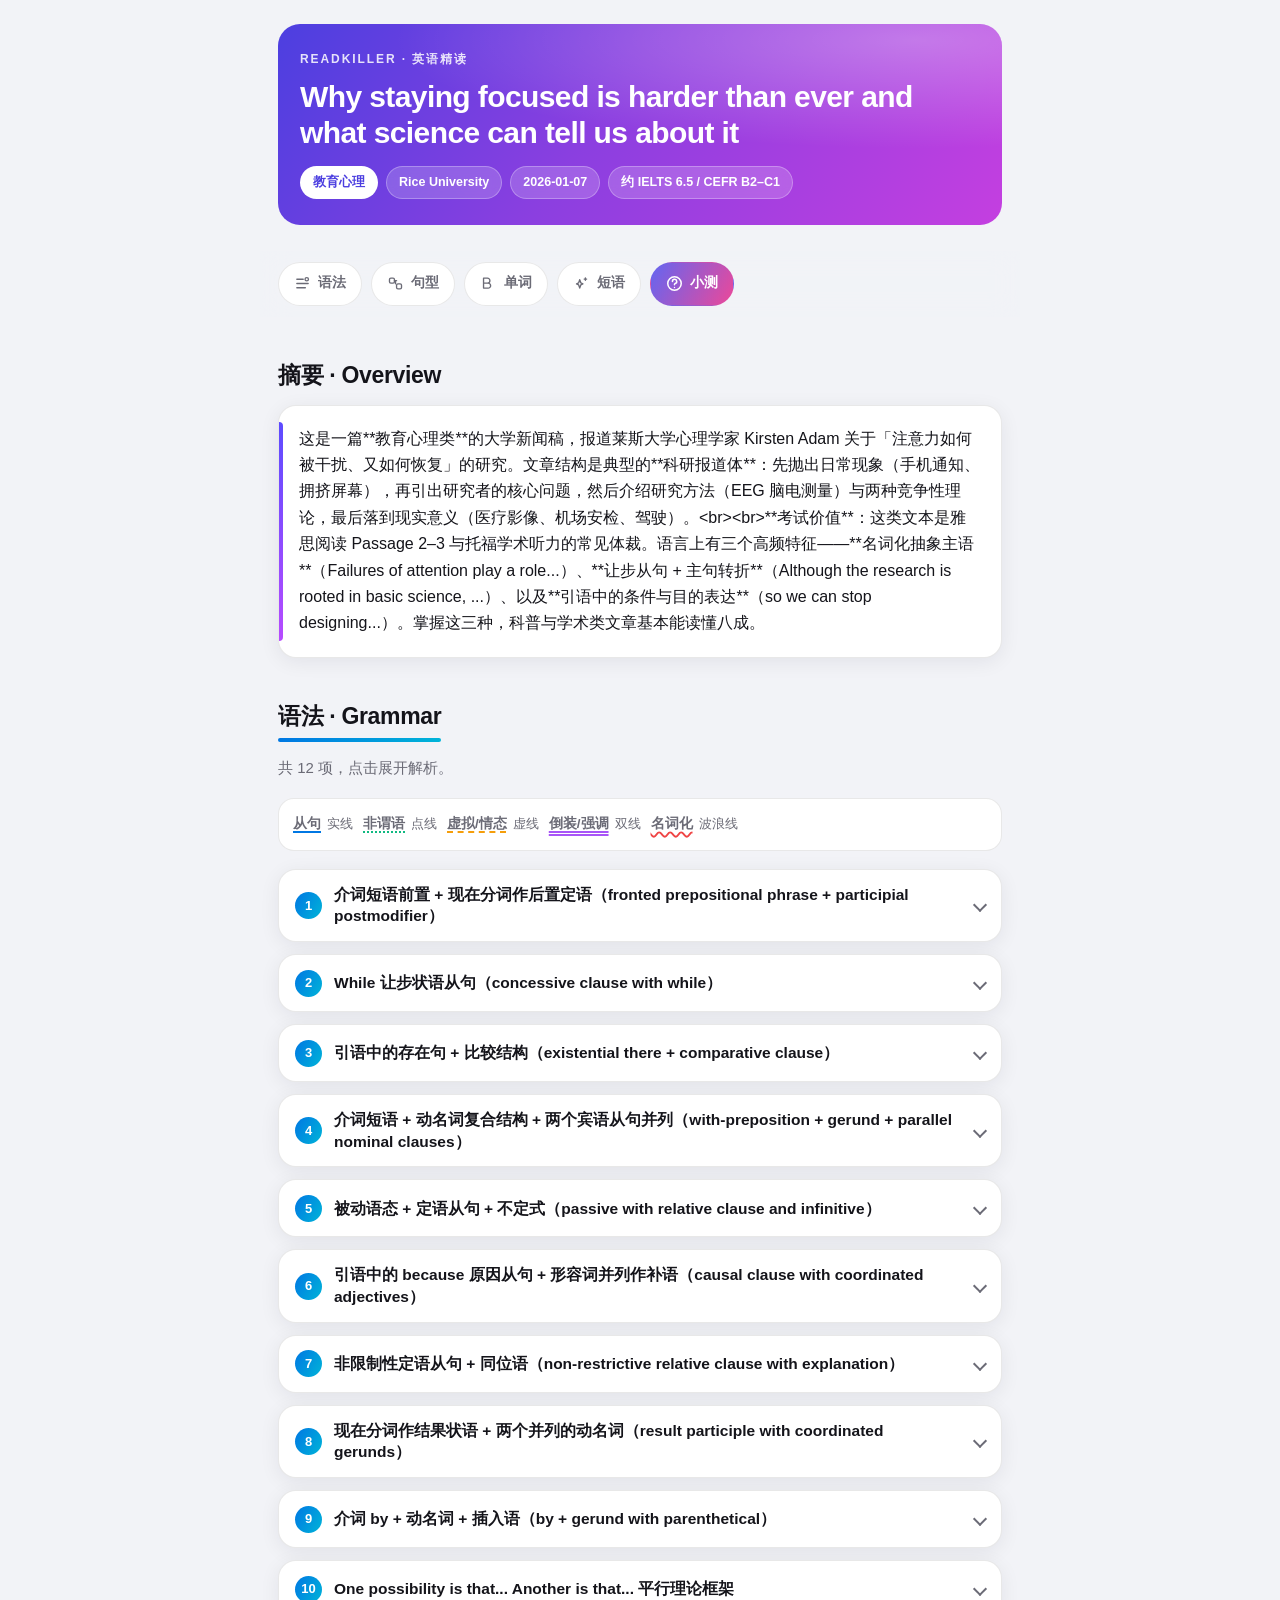
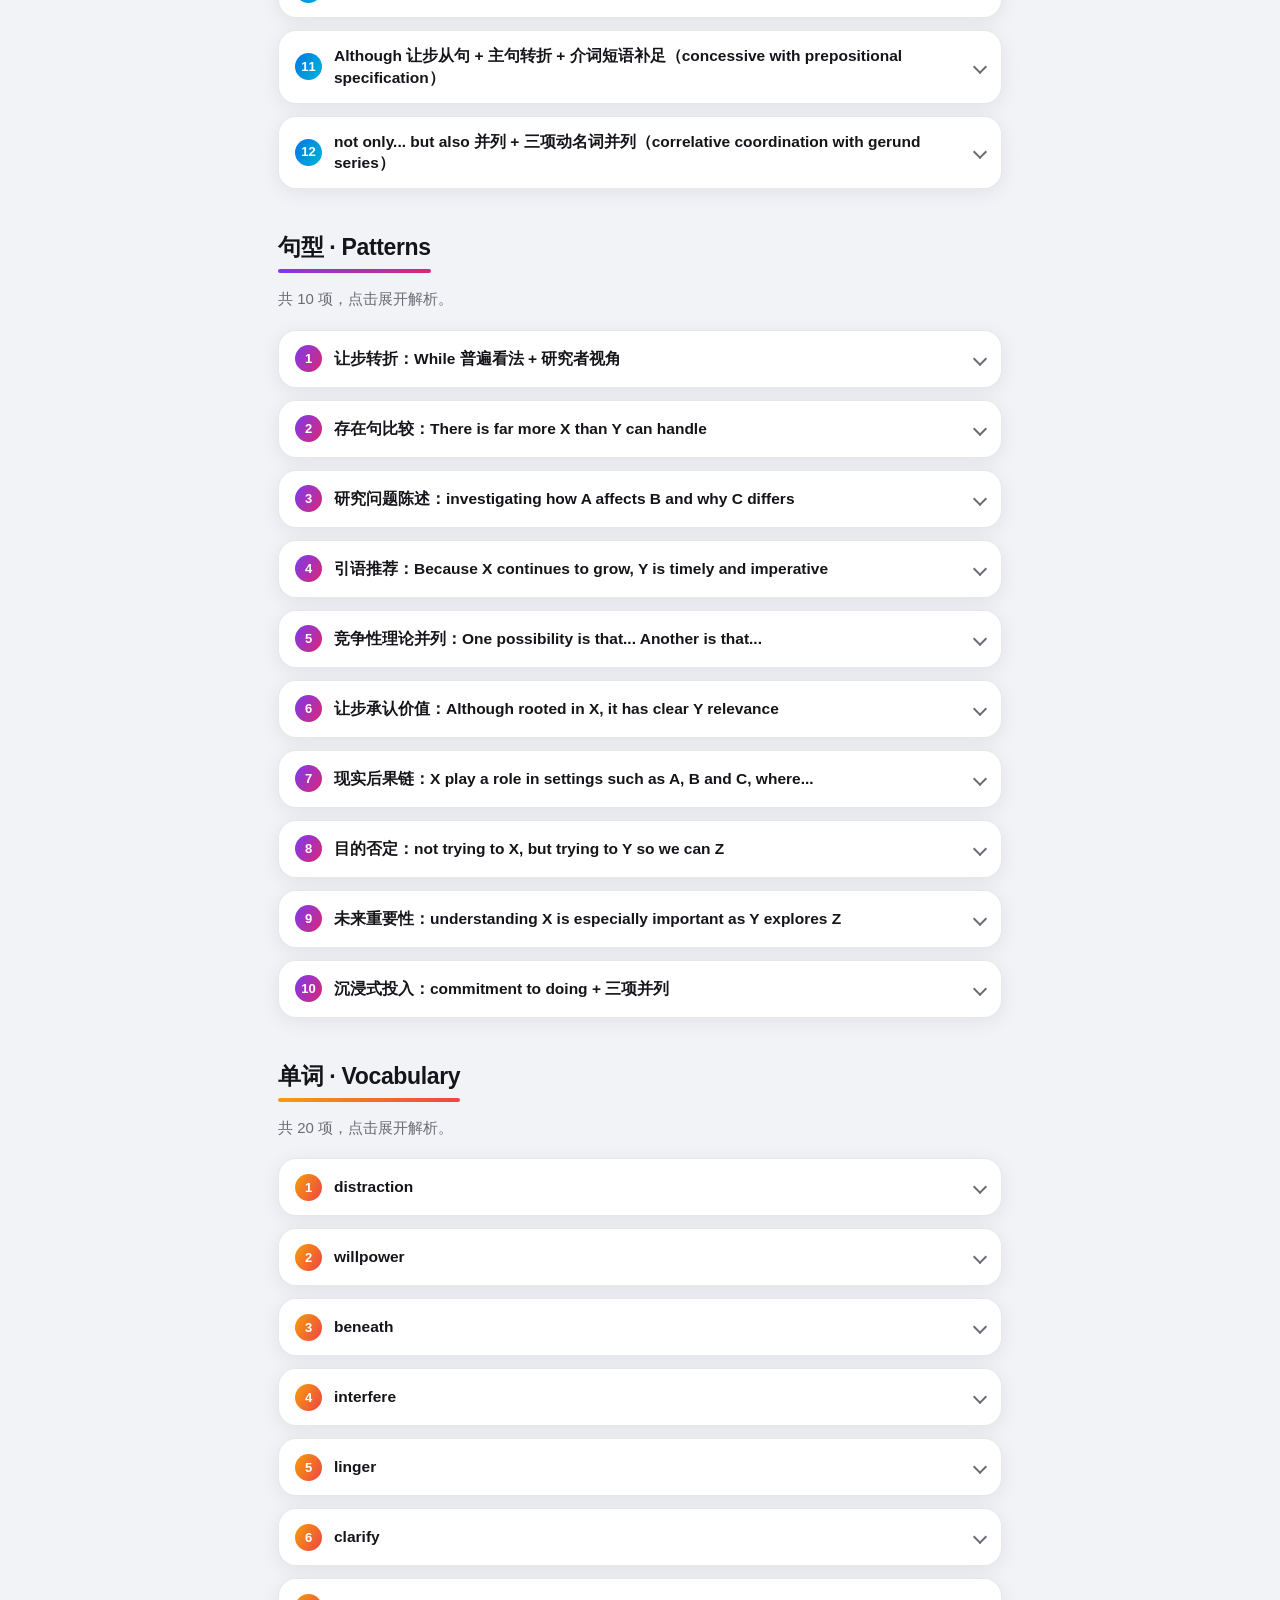
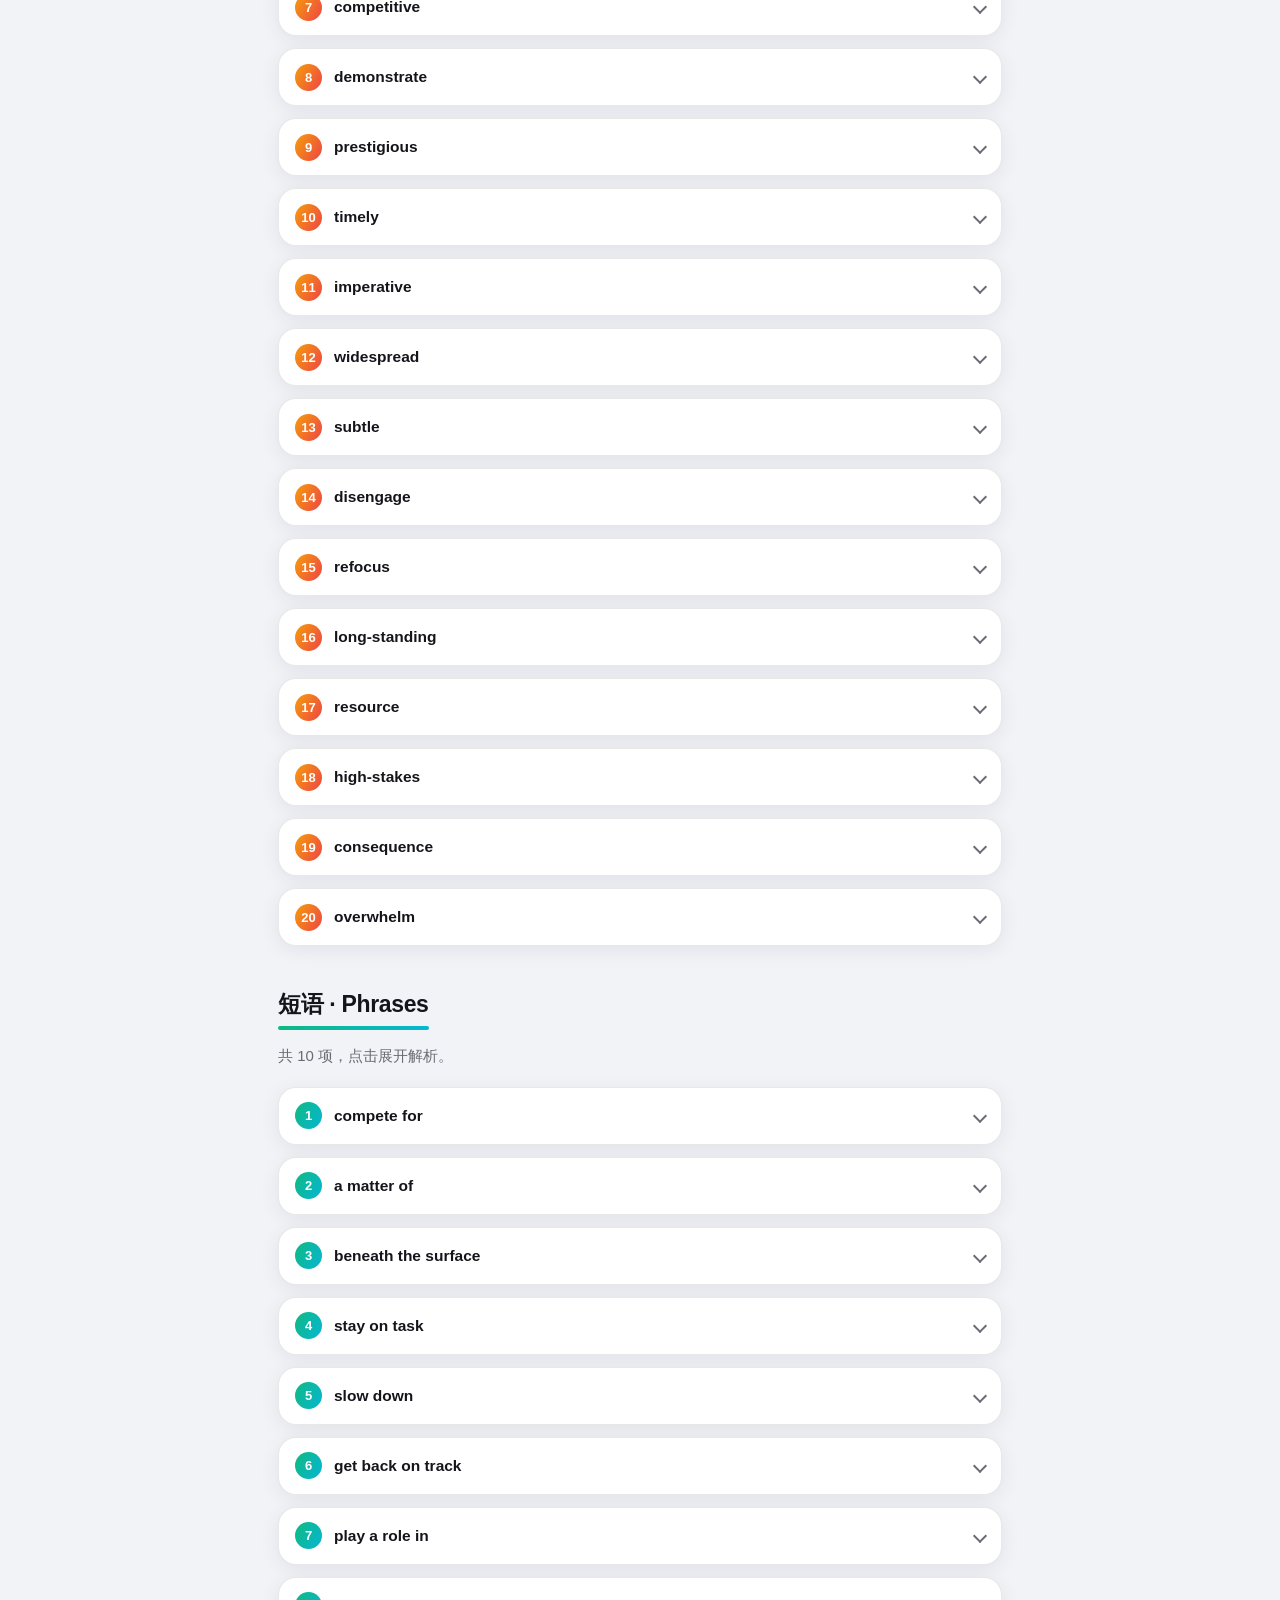
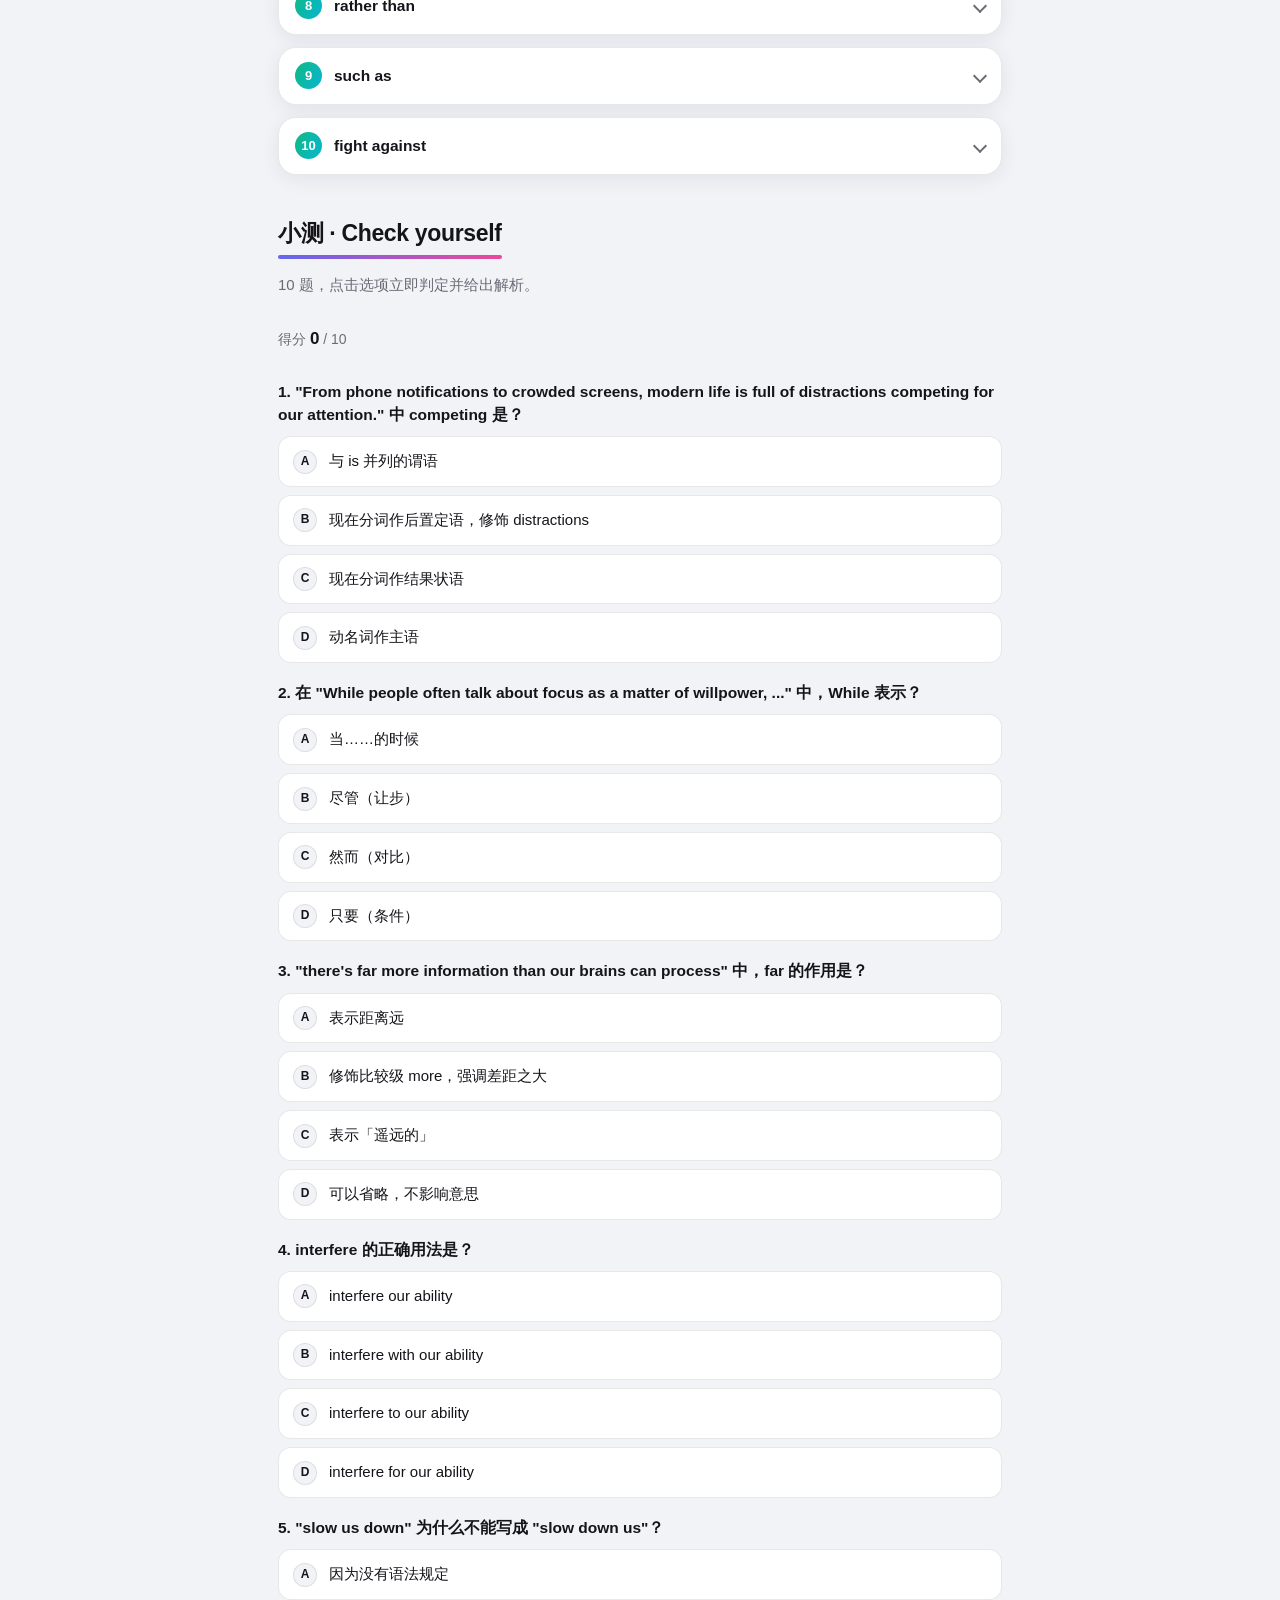
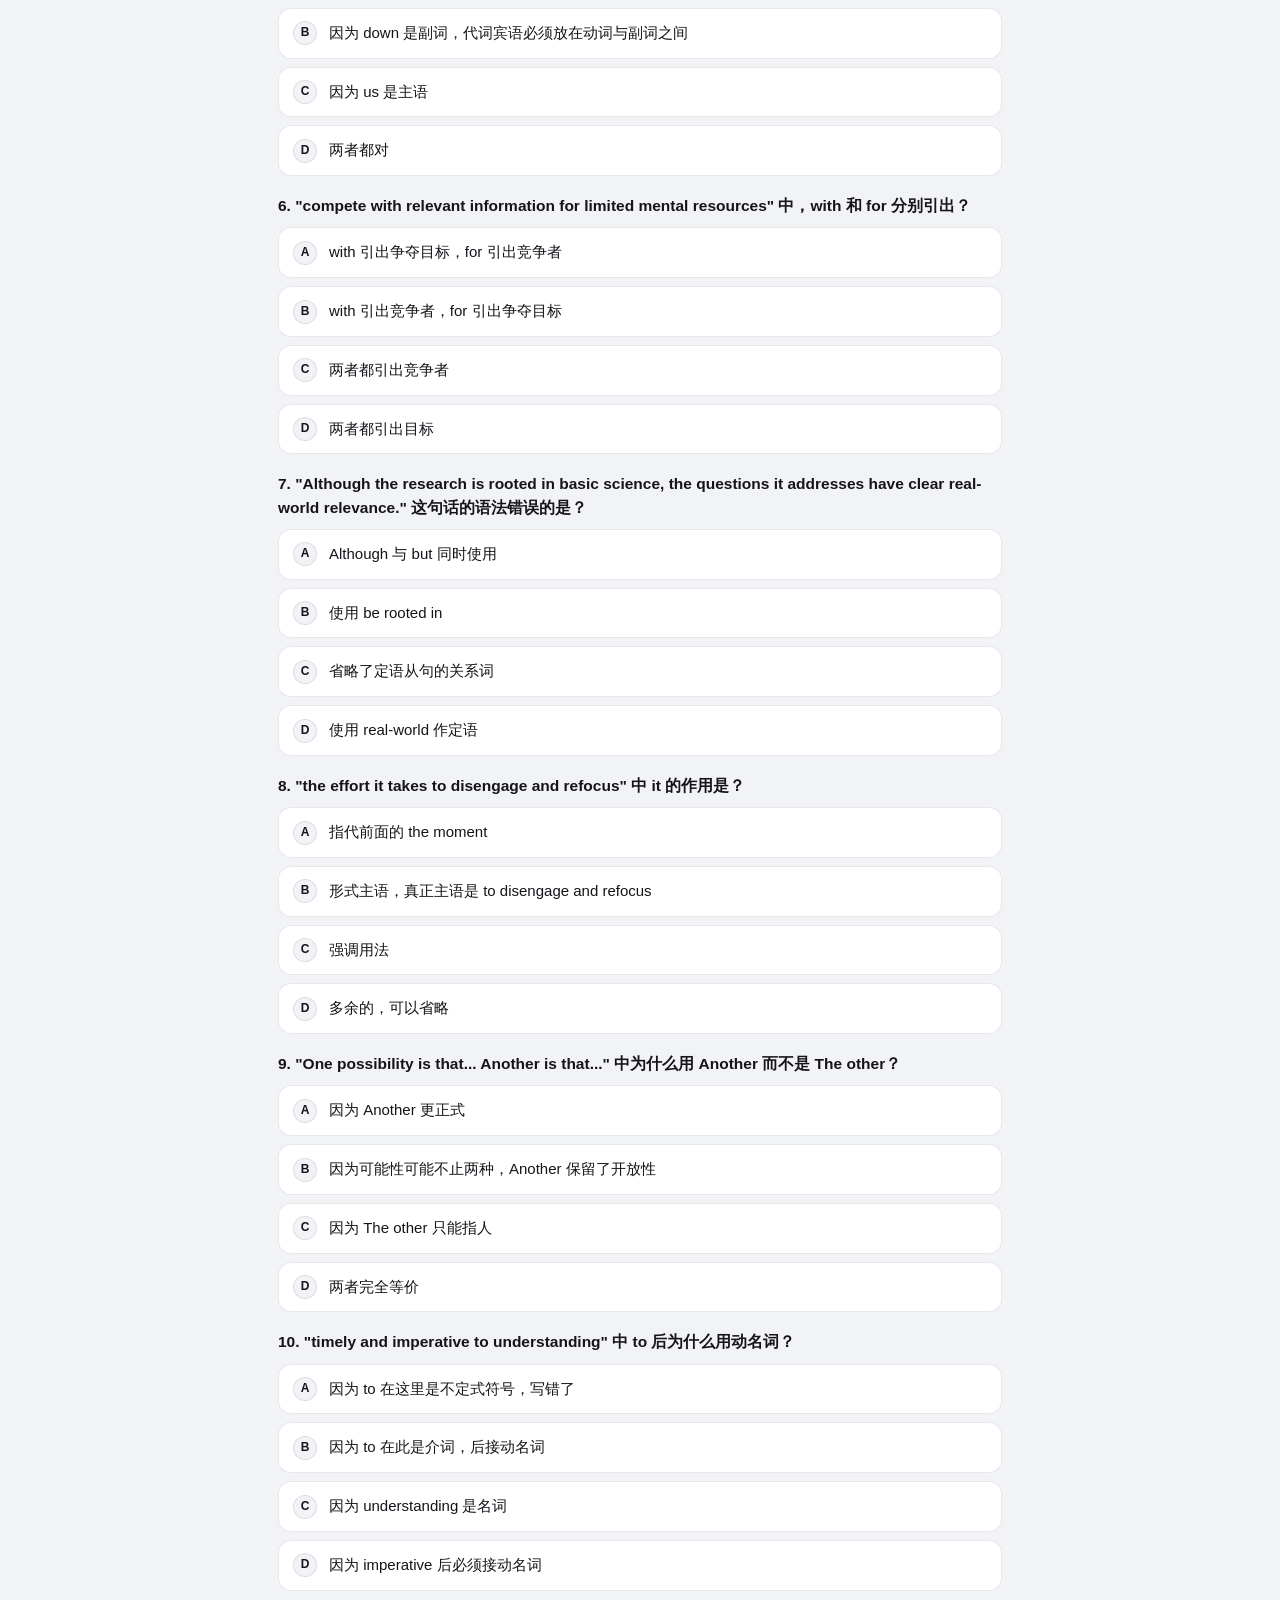
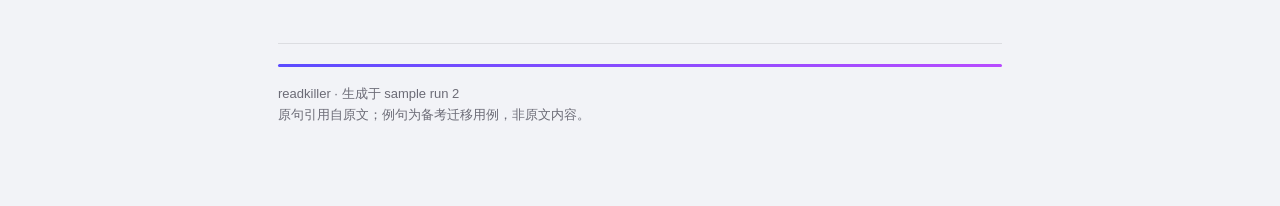
<file: topics/reading-rice-focus/index.html>
<!DOCTYPE html>
<html lang="zh-CN">
<head>
<meta charset="utf-8">
<meta name="viewport" content="width=device-width, initial-scale=1, viewport-fit=cover">
<meta name="color-scheme" content="light dark">
<title>Why staying focused is harder than ever and what science can tell us about it</title>
<style>
:root{
  --bg:#F2F3F7; --surface:#FFF; --text:#14141A; --muted:#6B6B76;
  --line:rgba(0,0,0,.09); --shadow:0 4px 20px rgba(20,20,40,.07);
  --accent:#0077E3;
  --g-title:linear-gradient(100deg,#5B4BFF,#B84BFF,#0077E3,#5B4BFF);
  --g-overview:linear-gradient(120deg,#5B4BFF,#B84BFF);
  --g-grammar:linear-gradient(120deg,#0077E3,#00B4D8);
  --g-pattern:linear-gradient(120deg,#7C3AED,#DB2777);
  --g-word:linear-gradient(120deg,#F59E0B,#EF4444);
  --g-phrase:linear-gradient(120deg,#10B981,#06B6D4);
  --g-quiz:linear-gradient(120deg,#6366F1,#EC4899);
  --c-clause:#0077E3; --c-nonfinite:#10B981; --c-subj:#F59E0B;
  --c-inv:#A855F7; --c-nom:#EF4444;
}
@media (prefers-color-scheme:dark){
  :root{ --bg:#08080B; --surface:#17171C; --text:#F4F4F7; --muted:#9C9CA8;
         --line:rgba(255,255,255,.12); --shadow:none; --accent:#4DA3FF;
         --c-clause:#4DA3FF; --c-nonfinite:#34D399; --c-subj:#FBBF24;
         --c-inv:#C084FC; --c-nom:#F87171; }
}
*{box-sizing:border-box;-webkit-tap-highlight-color:transparent}
html{-webkit-text-size-adjust:100%}
body{margin:0;background:var(--bg);color:var(--text);
  font:400 17px/1.65 -apple-system,BlinkMacSystemFont,'PingFang SC','Microsoft YaHei',sans-serif;
  padding:env(safe-area-inset-top) env(safe-area-inset-right) env(safe-area-inset-bottom) env(safe-area-inset-left)}
.wrap{max-width:760px;margin:0 auto;padding:24px 18px 80px}
#bar{position:fixed;top:0;left:0;height:3px;width:0;z-index:60;
  background:linear-gradient(90deg,#5B4BFF,#B84BFF,#0077E3,#10B981,#F59E0B,#EF4444);
  background-size:300% 100%;animation:slide 8s linear infinite}
@keyframes slide{to{background-position:300% 0}}

/* Hero */
.hero{position:relative;border-radius:22px;padding:26px 22px;margin-bottom:26px;color:#fff;
  background:linear-gradient(125deg,#4C3FE0,#8B3FE0 45%,#C43FE0);overflow:hidden}
.hero::after{content:'';position:absolute;inset:0;
  background:radial-gradient(120% 90% at 88% 8%,rgba(255,255,255,.30),transparent 60%);pointer-events:none}
.hero .kicker{font-size:12px;letter-spacing:.16em;text-transform:uppercase;opacity:.85;font-weight:600}
.hero h1{font-size:30px;line-height:1.22;margin:.3em 0 .2em;font-weight:800;letter-spacing:-.02em}
.hero .meta{display:flex;flex-wrap:wrap;gap:8px;margin-top:14px;position:relative;z-index:1}
.tag{display:inline-block;padding:5px 12px;border-radius:999px;font-size:12.5px;font-weight:600;
  background:rgba(255,255,255,.18);border:1px solid rgba(255,255,255,.28);backdrop-filter:blur(6px)}
.tag.primary{background:#fff;color:#4C3FE0;border-color:transparent}

/* Nav */
nav.pills{position:sticky;top:0;z-index:40;display:flex;gap:9px;overflow-x:auto;
  margin:0 -18px 20px;padding:11px 18px;
  background:color-mix(in srgb,var(--bg) 86%,transparent);backdrop-filter:blur(14px);
  scrollbar-width:none}
nav.pills::-webkit-scrollbar{display:none}
nav.pills a{position:relative;flex:0 0 auto;display:inline-flex;align-items:center;gap:7px;
  min-height:44px;padding:8px 15px;border-radius:999px;font-size:13.5px;font-weight:650;
  text-decoration:none;color:var(--muted);background:var(--surface);border:1px solid var(--line);
  transition:transform .22s cubic-bezier(.34,1.56,.64,1),color .2s,border-color .2s,box-shadow .22s}
nav.pills a .ico{width:17px;height:17px;flex:0 0 17px;transition:transform .28s cubic-bezier(.34,1.56,.64,1)}
nav.pills a .ico *{transition:stroke .2s,fill .2s}
/* Hover / focus: lift, tint to the section's own gradient, animate the icon. */
nav.pills a:hover,nav.pills a:focus-visible{color:#fff;border-color:transparent;transform:translateY(-2px);
  box-shadow:0 6px 18px rgba(20,20,60,.16);outline:none}
nav.pills a:hover .ico,nav.pills a:focus-visible .ico{transform:scale(1.22) rotate(-6deg)}
nav.pills a[data-sec="grammar"]:hover,nav.pills a[data-sec="grammar"]:focus-visible,nav.pills a[data-sec="grammar"].active{background:var(--g-grammar)}
nav.pills a[data-sec="pattern"]:hover,nav.pills a[data-sec="pattern"]:focus-visible,nav.pills a[data-sec="pattern"].active{background:var(--g-pattern)}
nav.pills a[data-sec="word"]:hover,nav.pills a[data-sec="word"]:focus-visible,nav.pills a[data-sec="word"].active{background:var(--g-word)}
nav.pills a[data-sec="phrase"]:hover,nav.pills a[data-sec="phrase"]:focus-visible,nav.pills a[data-sec="phrase"].active{background:var(--g-phrase)}
nav.pills a[data-sec="quiz"]:hover,nav.pills a[data-sec="quiz"]:focus-visible,nav.pills a[data-sec="quiz"].active{background:var(--g-quiz)}
nav.pills a.active{color:#fff;border-color:transparent}
nav.pills a.active .ico{transform:scale(1.12)}
/* Tooltip: shows the item count, hidden on touch widths where hover is meaningless. */
nav.pills a::after{content:attr(data-tip);position:absolute;top:calc(100% + 9px);left:50%;
  transform:translateX(-50%) translateY(-4px);white-space:nowrap;font-size:11.5px;font-weight:600;
  padding:5px 10px;border-radius:8px;color:#fff;background:rgba(20,20,30,.92);
  opacity:0;pointer-events:none;transition:opacity .18s,transform .18s;z-index:5}
nav.pills a::before{content:'';position:absolute;top:calc(100% + 4px);left:50%;
  transform:translateX(-50%);border:5px solid transparent;border-bottom-color:rgba(20,20,30,.92);
  opacity:0;transition:opacity .18s;pointer-events:none;z-index:5}
nav.pills a:hover::after,nav.pills a:focus-visible::after{opacity:1;transform:translateX(-50%) translateY(0)}
nav.pills a:hover::before,nav.pills a:focus-visible::before{opacity:1}
/* A brief pulse on the target section so a jump is unmistakable. */
@keyframes secflash{0%{background:transparent}30%{background:color-mix(in srgb,var(--accent) 9%,transparent)}100%{background:transparent}}
.section.flash{border-radius:16px;animation:secflash 1.05s ease-out}

/* Sections */
.section{margin:40px 0 0;scroll-margin-top:64px}
h2{font-size:23px;font-weight:700;letter-spacing:-.015em;margin:0 0 4px;display:inline-block;
  padding-bottom:6px;position:relative}
h2::after{content:'';position:absolute;left:0;right:0;bottom:0;height:4px;border-radius:2px}
.sec-grammar h2::after{background:var(--g-grammar)}
.sec-pattern h2::after{background:var(--g-pattern)}
.sec-word h2::after{background:var(--g-word)}
.sec-phrase h2::after{background:var(--g-phrase)}
.sec-quiz h2::after{background:var(--g-quiz)}
.lead{color:var(--muted);font-size:15px;margin:10px 0 18px}
.summary{position:relative;background:var(--surface);border-radius:18px;padding:20px;
  box-shadow:var(--shadow);font-size:16px;border:1px solid var(--line)}
.summary::before{content:'';position:absolute;left:0;top:16px;bottom:16px;width:4px;
  border-radius:0 4px 4px 0;background:var(--g-overview)}

/* Legend */
.legend{display:flex;flex-wrap:wrap;gap:10px;margin:0 0 18px;padding:14px;background:var(--surface);
  border:1px solid var(--line);border-radius:16px}
.legend span{font-size:12.5px;color:var(--muted);display:inline-flex;align-items:center;gap:6px}
.swatch{font-weight:700;font-size:13.5px}

/* Cards */
.card{position:relative;background:var(--surface);border:1px solid var(--line);border-radius:18px;
  margin:0 0 12px;box-shadow:var(--shadow);overflow:hidden}
.card::before{content:'';position:absolute;left:0;top:0;bottom:0;width:3px;opacity:0;transition:opacity .25s}
.card.open::before{opacity:1}
.card[data-kind="grammar"]::before{background:var(--g-grammar)}
.card[data-kind="pattern"]::before{background:var(--g-pattern)}
.card[data-kind="word"]::before{background:var(--g-word)}
.card[data-kind="phrase"]::before{background:var(--g-phrase)}
.card-head{width:100%;min-height:56px;display:flex;align-items:center;gap:12px;
  padding:14px 16px;background:none;border:0;color:inherit;font:inherit;text-align:left;cursor:pointer}
.card-head:active{background:rgba(127,127,127,.08)}
.card-idx{flex:0 0 27px;height:27px;border-radius:999px;color:#fff;font-size:13px;font-weight:700;
  display:flex;align-items:center;justify-content:center}
.card[data-kind="grammar"] .card-idx{background:var(--g-grammar)}
.card[data-kind="pattern"] .card-idx{background:var(--g-pattern)}
.card[data-kind="word"] .card-idx{background:var(--g-word)}
.card[data-kind="phrase"] .card-idx{background:var(--g-phrase)}
.card-title{flex:1;font-weight:650;font-size:15.5px;line-height:1.4}
.chev{flex:0 0 10px;width:10px;height:10px;border-right:2px solid var(--muted);
  border-bottom:2px solid var(--muted);transform:rotate(45deg);
  transition:transform .28s cubic-bezier(.4,0,.2,1)}
.card.open .chev{transform:rotate(-135deg)}
.card-body{display:grid;grid-template-rows:0fr;transition:grid-template-rows .32s cubic-bezier(.4,0,.2,1)}
.card.open .card-body{grid-template-rows:1fr}
.card-body>.card-inner{overflow:hidden;min-height:0;padding:0 16px}
.card-inner>*:last-child{margin-bottom:16px}
.sentence{font:400 17.5px/1.72 Georgia,'Times New Roman',serif;padding:12px 0;
  border-top:1px solid var(--line)}
.word-head{display:flex;align-items:baseline;gap:10px;flex-wrap:wrap;padding:12px 0 4px;
  border-top:1px solid var(--line)}
.word{font:700 21px/1.3 Georgia,serif}
.ipa{color:var(--muted);font-size:14.5px}
.gloss-inline{font-size:14px;color:var(--muted)}
.band{font-size:11.5px;padding:2px 9px;border-radius:999px;background:var(--bg);
  border:1px solid var(--line);color:var(--muted);font-weight:600}
.analysis{padding:4px 0 10px}
.fld{display:grid;grid-template-columns:96px 1fr;gap:10px;padding:9px 0;
  border-top:1px dashed var(--line)}
.fld-k{color:var(--muted);font-size:12.5px;font-weight:700;padding-top:2px;letter-spacing:.01em}
.fld-v{font-size:15px;line-height:1.7}
.fld-v ul{margin:0;padding-left:18px}
.fld-v li{margin:4px 0}
.badge-row{display:flex;flex-wrap:wrap;gap:6px}
.badge{display:inline-block;padding:5px 10px;border-radius:8px;background:var(--bg);
  border:1px solid var(--line);font-size:12px;color:var(--muted);margin-bottom:8px}
.badge.warn{color:#B25000;border-color:#F5A623;background:rgba(245,166,35,.10)}
@media (prefers-color-scheme:dark){.badge.warn{color:#FBBF24}}

/* Grammar marking: color + distinct underline style */
.g-clause{text-decoration:underline solid var(--c-clause) 2px;text-underline-offset:3px}
.g-nonfinite{text-decoration:underline dotted var(--c-nonfinite) 2px;text-underline-offset:3px}
.g-subjunctive{text-decoration:underline dashed var(--c-subj) 2px;text-underline-offset:3px}
.g-inversion{text-decoration:underline double var(--c-inv) 2px;text-underline-offset:3px}
.g-nominal{text-decoration:underline wavy var(--c-nom) 2px;text-underline-offset:3px}

/* Quiz */
.quiz-q{margin:0 0 16px}
.quiz-stem{font-weight:650;margin:18px 0 10px;font-size:15.5px;line-height:1.5}
.opts{display:flex;flex-direction:column;gap:8px}
.opt{display:flex;align-items:center;gap:12px;min-height:48px;padding:12px 14px;text-align:left;
  background:var(--surface);border:1px solid var(--line);border-radius:13px;
  color:inherit;font:inherit;font-size:15px;cursor:pointer;transition:border-color .2s,background .2s}
.opt-k{flex:0 0 24px;height:24px;border-radius:999px;background:var(--bg);border:1px solid var(--line);
  font-size:12px;font-weight:700;display:flex;align-items:center;justify-content:center}
.opt.right{border-color:#10B981;background:rgba(16,185,129,.12)}
.opt.right .opt-k{background:#10B981;color:#fff;border-color:transparent}
.opt.wrong{border-color:#EF4444;background:rgba(239,68,68,.12)}
.opt.wrong .opt-k{background:#EF4444;color:#fff;border-color:transparent}
.opt[disabled]{cursor:default}
.quiz-exp{margin-top:10px;padding:12px 14px;background:var(--bg);border-radius:13px;
  font-size:14px;color:var(--muted);border:1px solid var(--line)}
.score{position:sticky;top:52px;z-index:5;padding:9px 0;font-size:14px;color:var(--muted);
  background:color-mix(in srgb,var(--bg) 90%,transparent);backdrop-filter:blur(10px)}
.score b{color:var(--text);font-size:17px}

footer{margin-top:52px;padding-top:20px;border-top:1px solid var(--line);color:var(--muted);font-size:13px}
footer .grad{height:3px;border-radius:2px;margin-bottom:16px;background:var(--g-overview)}

@media (max-width:430px){
  .hero{border-radius:18px;padding:22px 18px}
  .hero h1{font-size:25px}
  .wrap{padding:18px 14px 64px}
  nav.pills{margin-left:-14px;margin-right:-14px;padding-left:14px;padding-right:14px}
  .fld{grid-template-columns:1fr;gap:1px}
  .sentence{font-size:16.5px}
  .card-title{font-size:15px}
}
@media (prefers-reduced-motion:reduce){
  *{transition:none!important;animation:none!important}
  html{scroll-behavior:auto}
}
</style>
</head>
<body>
<div id="bar"></div>
<div class="wrap">
  <header class="hero">
    <div class="kicker">readkiller · 英语精读</div>
    <h1>Why staying focused is harder than ever and what science can tell us about it</h1>
    <div class="meta"><span class="tag primary">教育心理</span><span class="tag">Rice University</span><span class="tag">2026-01-07</span><span class="tag">约 IELTS 6.5 / CEFR B2–C1</span></div>
  </header>
  <nav class="pills"><a href="#grammar" data-sec="grammar" data-tip="语法 · 12 项"><svg class="ico" viewBox="0 0 24 24" fill="none" stroke="currentColor" stroke-width="1.9" stroke-linecap="round" stroke-linejoin="round" aria-hidden="true"><path d="M4 6h9M4 12h16M4 18h12"/><circle cx="18" cy="6" r="2.4"/></svg><span>语法</span></a><a href="#pattern" data-sec="pattern" data-tip="句型 · 10 项"><svg class="ico" viewBox="0 0 24 24" fill="none" stroke="currentColor" stroke-width="1.9" stroke-linecap="round" stroke-linejoin="round" aria-hidden="true"><rect x="3.5" y="4.5" width="7" height="7" rx="2"/><rect x="13.5" y="12.5" width="7" height="7" rx="2"/><path d="M10.5 8h3M12 8v4.5"/></svg><span>句型</span></a><a href="#word" data-sec="word" data-tip="单词 · 20 项"><svg class="ico" viewBox="0 0 24 24" fill="none" stroke="currentColor" stroke-width="1.9" stroke-linecap="round" stroke-linejoin="round" aria-hidden="true"><path d="M5 4.5h5.5a3.5 3.5 0 0 1 0 7H5zM5 11.5h6.5a3.5 3.5 0 0 1 0 7H5z"/></svg><span>单词</span></a><a href="#phrase" data-sec="phrase" data-tip="短语 · 10 项"><svg class="ico" viewBox="0 0 24 24" fill="none" stroke="currentColor" stroke-width="1.9" stroke-linecap="round" stroke-linejoin="round" aria-hidden="true"><path d="M9.5 6.5 8 11l-3 1.5L8 14l1.5 4.5L11 14l3-1.5L11 11z"/><path d="M17.5 4v3.5M15.75 5.75h3.5"/></svg><span>短语</span></a><a href="#quiz" data-sec="quiz" data-tip="自测 · 10 题"><svg class="ico" viewBox="0 0 24 24" fill="none" stroke="currentColor" stroke-width="1.9" stroke-linecap="round" stroke-linejoin="round" aria-hidden="true"><circle cx="12" cy="12" r="8.5"/><path d="M9.4 9.4a2.7 2.7 0 1 1 3.4 2.6c-.6.2-.8.7-.8 1.3v.4"/><circle cx="12" cy="17" r=".9" fill="currentColor" stroke="none"/></svg><span>小测</span></a></nav>
  <section class="section">
    <h2>摘要 · Overview</h2>
    <div class="summary">这是一篇**教育心理类**的大学新闻稿，报道莱斯大学心理学家 Kirsten Adam 关于「注意力如何被干扰、又如何恢复」的研究。文章结构是典型的**科研报道体**：先抛出日常现象（手机通知、拥挤屏幕），再引出研究者的核心问题，然后介绍研究方法（EEG 脑电测量）与两种竞争性理论，最后落到现实意义（医疗影像、机场安检、驾驶）。&lt;br&gt;&lt;br&gt;**考试价值**：这类文本是雅思阅读 Passage 2–3 与托福学术听力的常见体裁。语言上有三个高频特征——**名词化抽象主语**（Failures of attention play a role...）、**让步从句 + 主句转折**（Although the research is rooted in basic science, ...）、以及**引语中的条件与目的表达**（so we can stop designing...）。掌握这三种，科普与学术类文章基本能读懂八成。</div>
  </section>
  <section id="grammar" class="section sec-grammar"><h2>语法 · Grammar</h2><p class="lead">共 12 项，点击展开解析。</p>
      <div class="legend">
        <span><b class="swatch g-clause">从句</b>实线</span>
        <span><b class="swatch g-nonfinite">非谓语</b>点线</span>
        <span><b class="swatch g-subjunctive">虚拟/情态</b>虚线</span>
        <span><b class="swatch g-inversion">倒装/强调</b>双线</span>
        <span><b class="swatch g-nominal">名词化</b>波浪线</span>
      </div>
    <article class="card" data-kind="grammar">
      <button class="card-head" aria-expanded="false">
        <span class="card-idx">1</span>
        <span class="card-title">介词短语前置 + 现在分词作后置定语（fronted prepositional phrase + participial postmodifier）</span>
        <span class="chev" aria-hidden="true"></span>
      </button>
      <div class="card-body">
        <div class="card-inner">
          <div class="sentence">From phone notifications and flashing alerts to crowded screens and busy workspaces, modern life is full of visual distractions competing for our attention.</div>
          <div class="analysis"><div class="fld"><div class="fld-k">成分拆解</div><div class="fld-v"><span class="g-nonfinite" title="非谓语">From phone notifications and flashing alerts to crowded screens and busy workspaces</span> 为 from A to B 结构作**状语**，铺陈范围；主句：<span class="g-nominal" title="名词化">modern life</span> is full of visual distractions；<span class="g-nonfinite" title="非谓语">competing for our attention</span> 为现在分词短语作**后置定语**，修饰 distractions（等于 which compete for...）。</div></div><div class="fld"><div class="fld-k">为什么这样写</div><div class="fld-v">从 A 到 B 的铺陈先给读者一个「处处皆是」的画面感，再用 modern life is full of 收束，逻辑是**先具体后概括**。若改成 There are many distractions in modern life, such as...，画面感和节奏都弱了。competing for 用分词而非定语从句，让句子更紧凑，且 compete 的「争夺」含义比 attract（吸引）更能体现注意力是稀缺资源。</div></div><div class="fld"><div class="fld-k">易错点</div><div class="fld-v">分词作后置定语时，学生常误加逗号写成 visual distractions, competing for our attention，这样就变成了状语，修饰主句谓语，语义错位。限定性后置定语不加逗号。另外 from A to B 中的 A 和 B 必须语法对称，此处都是名词短语，若写成 from phone notifications to where we work 就破坏了对称。</div></div><div class="fld"><div class="fld-k">备考建议</div><div class="fld-v">雅思写作 Task 2 开头引入现象时，可用 From X to Y, ... is full of Z 的框架，一句话铺开背景再点题。competing for 是描述资源稀缺的高频搭配，可用于 housing / funding / talent 等话题。</div></div><div class="fld"><div class="fld-k">举一反三</div><ul class="fld-v"><li>From rising tuition fees to shrinking graduate salaries, higher education is facing pressures reshaping student choices.</li><li>From urban sprawl to declining public transport, modern cities are grappling with problems demanding urgent solutions.</li><li>From streaming platforms to short-video apps, the media landscape is crowded with services competing for viewers&#x27; time.</li></ul></div><div class="fld"><div class="fld-k">高分例句</div><div class="fld-v">From lengthening commutes to shrinking green space, many cities now face challenges testing the limits of urban planning.</div></div></div>
          
        </div>
      </div>
    </article>
    <article class="card" data-kind="grammar">
      <button class="card-head" aria-expanded="false">
        <span class="card-idx">2</span>
        <span class="card-title">While 让步状语从句（concessive clause with while）</span>
        <span class="chev" aria-hidden="true"></span>
      </button>
      <div class="card-body">
        <div class="card-inner">
          <div class="sentence">While people often talk about focus as a matter of willpower, Rice University psychologist Kirsten Adam is interested in what&#x27;s happening beneath the surface - specifically in the brain - when attention slips and when it recovers.</div>
          <div class="analysis"><div class="fld"><div class="fld-k">成分拆解</div><div class="fld-v"><span class="g-clause" title="从句">While people often talk about focus as a matter of willpower</span> 为让步状语从句，表示「尽管人们常把……当作……」；主句：Rice University psychologist Kirsten Adam is interested in；<span class="g-clause" title="从句">what&#x27;s happening beneath the surface</span> 为 what 引导的**宾语从句**作 in 的宾语；破折号内 <span class="g-inversion" title="强调">specifically in the brain</span> 为插入语作补充限定；<span class="g-clause" title="从句">when attention slips and when it recovers</span> 为两个并列的时间状语从句。</div></div><div class="fld"><div class="fld-k">为什么这样写</div><div class="fld-v">While 在此不是「当……时」而是「尽管」，用来**先承认大众的普遍看法，再引出研究者的不同视角**——这正是科普写作建立「新知」感的经典手法。把 focus as a matter of willpower 归入「人们常说」，暗示这是一种未经检验的常识，为后文的科学视角留出空间。talk about X as Y 是「把 X 说成 Y」的地道表达，含轻微保留态度。</div></div><div class="fld"><div class="fld-k">易错点</div><div class="fld-v">While 的多义性是最大陷阱：可表「当……时」「尽管」「然而」。此处若误读为「当人们常谈论……时」，整句逻辑就散了。判断依据是主从句之间是否存在**预期冲突**——「大众认为是意志力问题」与「科学家关注大脑机制」形成对照，故为让步。另外 talk about A as B 中介词用 as，不能换成 like。</div></div><div class="fld"><div class="fld-k">备考建议</div><div class="fld-v">雅思 Task 2 主体段开头极好用：While many people assume X, researchers/some argue Y。这个框架能同时展示让步与转折两项得分点。注意 as a matter of + 名词 是「……的问题」的正式表达，比 is decided by 更书面。</div></div><div class="fld"><div class="fld-k">举一反三</div><ul class="fld-v"><li>While employers often treat productivity as a matter of working hours, economists point to what actually drives output — namely skills and technology.</li><li>While politicians often present migration as a matter of border control, demographers study what shapes population movements over decades.</li><li>While parents often see screen time as a matter of discipline, researchers examine what it does to developing attention systems.</li></ul></div><div class="fld"><div class="fld-k">高分例句</div><div class="fld-v">While commentators often frame obesity as a matter of personal choice, public health researchers emphasise the role of food environments and pricing.</div></div></div>
          
        </div>
      </div>
    </article>
    <article class="card" data-kind="grammar">
      <button class="card-head" aria-expanded="false">
        <span class="card-idx">3</span>
        <span class="card-title">引语中的存在句 + 比较结构（existential there + comparative clause）</span>
        <span class="chev" aria-hidden="true"></span>
      </button>
      <div class="card-body">
        <div class="card-inner">
          <div class="sentence">At any given moment, there&#x27;s far more information in the world than our brains can process.</div>
          <div class="analysis"><div class="fld"><div class="fld-k">成分拆解</div><div class="fld-v">时间状语：<span class="g-inversion" title="强调">At any given moment</span>；存在句：there&#x27;s far more information in the world；<span class="g-clause" title="从句">than our brains can process</span> 为**比较状语从句**；句末 Adam said 为**引述插入语**。注意 far 是修饰比较级的程度副词，意为「远远、大大」。</div></div><div class="fld"><div class="fld-k">为什么这样写</div><div class="fld-v">用存在句 there&#x27;s 而非 The world contains，把「信息过多」呈现为一种**客观存在的状态**而非某人的主张，弱化了主观性。far more... than... can 是一个极其高效的框架：它把「供给远超处理能力」的核心矛盾一句话说清。far 修饰比较级比 much 更强调差距之大。</div></div><div class="fld"><div class="fld-k">易错点</div><div class="fld-v">中国学生常把 far more 写成 more much 或 very more，都是错的——比较级前只能用 far / much / a lot / slightly 等程度副词。另外 than 后接从句时语序为陈述语序（our brains can process），不能倒装。</div></div><div class="fld"><div class="fld-k">备考建议</div><div class="fld-v">雅思 Task 2 论证「资源不足」时，There is far more X than Y can handle 是万能框架，可用于医疗、教育、环境各话题。口语 Part 3 也可用，far 让语气更自然。</div></div><div class="fld"><div class="fld-k">举一反三</div><ul class="fld-v"><li>At any given time, there is far more demand for social housing than local authorities can meet.</li><li>In most hospitals, there are far more patients needing specialist care than the system can treat promptly.</li><li>Every year, there is far more climate data than any single research team can analyse.</li></ul></div><div class="fld"><div class="fld-k">高分例句</div><div class="fld-v">In many regions, there is far more groundwater being extracted than rainfall can replenish.</div></div></div>
          
        </div>
      </div>
    </article>
    <article class="card" data-kind="grammar">
      <button class="card-head" aria-expanded="false">
        <span class="card-idx">4</span>
        <span class="card-title">介词短语 + 动名词复合结构 + 两个宾语从句并列（with-preposition + gerund + parallel nominal clauses）</span>
        <span class="chev" aria-hidden="true"></span>
      </button>
      <div class="card-body">
        <div class="card-inner">
          <div class="sentence">With support from the $600,000 National Science Foundation CAREER Award, Adam is investigating how irrelevant visual information interferes with our ability to stay on task and why certain distractions slow us down more than others.</div>
          <div class="analysis"><div class="fld"><div class="fld-k">成分拆解</div><div class="fld-v"><span class="g-nonfinite" title="非谓语">With support from the $600,000 National Science Foundation CAREER Award</span> 为 with 复合结构作状语，交代资金来源；主句：Adam is investigating；<span class="g-clause" title="从句">how irrelevant visual information interferes with our ability to stay on task</span> 与 <span class="g-clause" title="从句">why certain distractions slow us down more than others</span> 为两个并列的**宾语从句**，分别由 how 和 why 引导。ability to stay on task 中不定式作后置定语。</div></div><div class="fld"><div class="fld-k">为什么这样写</div><div class="fld-v">用 With support from... 开头，把资金来源压缩成背景状语，让主句直接进入研究内容——这是学术新闻稿交代资助信息的标准写法，既合规又不打断主线。两个宾语从句由 how 和 why 并列，分别回答「机制如何」和「原因何在」，构成完整的研究问题陈述。</div></div><div class="fld"><div class="fld-k">易错点</div><div class="fld-v">how 和 why 引导的宾语从句必须用**陈述语序**，学生常写成 how does information interfere（疑问语序错误）。另外 interfere 是不及物动词，必须接 with，不能直接跟宾语：interfere our ability 是错的。slow sb down 中 down 是副词，代词宾语要放中间（slow us down），不能写成 slow down us。</div></div><div class="fld"><div class="fld-k">备考建议</div><div class="fld-v">雅思写作 Task 2 陈述研究或问题时可仿写：X is investigating how A affects B and why C behaves differently。interfere with 是描述负面影响的精准动词，比 affect 更有力度，适合科技与健康类话题。</div></div><div class="fld"><div class="fld-k">举一反三</div><ul class="fld-v"><li>The team is examining how air pollution affects childhood development and why some neighbourhoods suffer more than others.</li><li>Economists are studying how remote work changes urban housing demand and why certain cities recover faster than others.</li><li>Researchers are exploring how sleep quality influences memory and why teenagers are particularly vulnerable.</li></ul></div><div class="fld"><div class="fld-k">高分例句</div><div class="fld-v">The study examines how early literacy programmes shape later academic outcomes and why their benefits vary so widely between schools.</div></div></div>
          
        </div>
      </div>
    </article>
    <article class="card" data-kind="grammar">
      <button class="card-head" aria-expanded="false">
        <span class="card-idx">5</span>
        <span class="card-title">被动语态 + 定语从句 + 不定式（passive with relative clause and infinitive）</span>
        <span class="chev" aria-hidden="true"></span>
      </button>
      <div class="card-body">
        <div class="card-inner">
          <div class="sentence">The highly competitive five-year NSF grants are given to early career faculty members who demonstrate the potential to serve as academic models and leaders in research and education.</div>
          <div class="analysis"><div class="fld"><div class="fld-k">成分拆解</div><div class="fld-v">主句：<span class="g-subjunctive" title="虚拟语气">The highly competitive five-year NSF grants are given to early career faculty members</span> 为**被动语态**；<span class="g-clause" title="从句">who demonstrate the potential to serve as academic models and leaders in research and education</span> 为定语从句修饰 faculty members；从句内 <span class="g-nonfinite" title="非谓语">to serve as academic models and leaders</span> 为不定式作后置定语修饰 potential。</div></div><div class="fld"><div class="fld-k">为什么这样写</div><div class="fld-v">被动语态 are given 让**资助本身成为话题**，而不必说明是谁发放（虽然读者知道是 NSF）——这是机构文本的典型客观化写法。serve as 比 be 更正式，表示「担任、充当」。highly competitive 前置作定语，直接把奖项的含金量写进主语，省去一个判断句。</div></div><div class="fld"><div class="fld-k">易错点</div><div class="fld-v">the potential to do sth 中的 to 是**不定式**，与 the ability to do 同类；学生有时误用 the potential of doing。serve as 后接名词，不接不定式（serve as to be a model 是错的）。另外 faculty 在此是集合名词，指「全体教员」，faculty members 才指个体。</div></div><div class="fld"><div class="fld-k">备考建议</div><div class="fld-v">描述奖学金、职位、资格时，be given/awarded to sb who... 是标准句式。the potential to serve as 是学术推荐语的高频搭配，雅思写作中描述人才或制度作用时也可借用。</div></div><div class="fld"><div class="fld-k">举一反三</div><ul class="fld-v"><li>The scholarships are awarded to students who show the capacity to contribute to their fields after graduation.</li><li>These positions are offered to candidates who demonstrate the ability to work across disciplinary boundaries.</li><li>The funding is allocated to institutions that have shown the potential to widen access for underrepresented groups.</li></ul></div><div class="fld"><div class="fld-k">高分例句</div><div class="fld-v">The fellowships are reserved for early-career researchers who demonstrate the potential to lead independent projects.</div></div></div>
          
        </div>
      </div>
    </article>
    <article class="card" data-kind="grammar">
      <button class="card-head" aria-expanded="false">
        <span class="card-idx">6</span>
        <span class="card-title">引语中的 because 原因从句 + 形容词并列作补语（causal clause with coordinated adjectives）</span>
        <span class="chev" aria-hidden="true"></span>
      </button>
      <div class="card-body">
        <div class="card-inner">
          <div class="sentence">Because distractions continue to increase all around us, her research is timely and imperative to understanding their widespread impacts on the human brain.</div>
          <div class="analysis"><div class="fld"><div class="fld-k">成分拆解</div><div class="fld-v"><span class="g-clause" title="从句">Because distractions continue to increase all around us</span> 为原因状语从句，从句内 <span class="g-nonfinite" title="非谓语">to increase</span> 为 continue 后的不定式；主句：her research is <span class="g-inversion" title="强调">timely and imperative</span> to understanding...，两个形容词并列作表语；<span class="g-nonfinite" title="非谓语">to understanding their widespread impacts on the human brain</span> 中介词 to 后接动名词。</div></div><div class="fld"><div class="fld-k">为什么这样写</div><div class="fld-v">把原因从句前置，让「干扰越来越多」这一事实先建立紧迫感，主句的 timely and imperative 才有说服力——这是推荐语的标准修辞顺序。imperative 比 important 语气重得多，表示「紧迫且必须」。注意 imperative to doing 中的 to 是**介词**，后接动名词。</div></div><div class="fld"><div class="fld-k">易错点</div><div class="fld-v">最大的陷阱是 imperative to understanding 中的 to：这里 to 是介词，故接动名词。学生常误写成 imperative to understand，虽然 imperative to do 在某些语境也成立，但此处与 understanding 搭配是因为 to 作介词，与前面的 timely 共享同一介词结构。另外 continue to increase 用不定式，不用 continue increasing 在正式文体中更常见（两者皆可，但不定式更正式）。</div></div><div class="fld"><div class="fld-k">备考建议</div><div class="fld-v">雅思 Task 2 论证某研究或政策的必要性时：Because X continues to worsen, Y is timely and imperative to understanding Z。timely 是「及时的、应时的」，在学术写作中比 useful 更精准。</div></div><div class="fld"><div class="fld-k">举一反三</div><ul class="fld-v"><li>Because antibiotic resistance continues to spread worldwide, research into new drug classes is timely and essential to protecting public health.</li><li>Because urban populations continue to expand rapidly, investment in public transport is urgent and critical to reducing emissions.</li><li>Because automation continues to reshape labour markets, policy reform is timely and necessary to supporting displaced workers.</li></ul></div><div class="fld"><div class="fld-k">高分例句</div><div class="fld-v">Because coastal erosion continues to accelerate, long-term planning is timely and imperative to protecting vulnerable communities.</div></div></div>
          
        </div>
      </div>
    </article>
    <article class="card" data-kind="grammar">
      <button class="card-head" aria-expanded="false">
        <span class="card-idx">7</span>
        <span class="card-title">非限制性定语从句 + 同位语（non-restrictive relative clause with explanation）</span>
        <span class="chev" aria-hidden="true"></span>
      </button>
      <div class="card-body">
        <div class="card-inner">
          <div class="sentence">In Adam&#x27;s lab, participants complete simplified visual search tasks while their brain activity is recorded using electroencephalography, or EEG.</div>
          <div class="analysis"><div class="fld"><div class="fld-k">成分拆解</div><div class="fld-v">地点状语：In Adam&#x27;s lab；主句：participants complete simplified visual search tasks；<span class="g-clause" title="从句">while their brain activity is recorded using electroencephalography, or EEG</span> 为 while 引导的时间状语从句，表示「与此同时」；从句内 is recorded using electroencephalography 为被动语态 + 方式状语；<span class="g-inversion" title="强调">or EEG</span> 为**同位语**，给出缩写形式。</div></div><div class="fld"><div class="fld-k">为什么这样写</div><div class="fld-v">while 在此表示两个动作**同时进行**（参与者做任务 + 脑活动被记录），比 and 更能体现并行关系。using electroencephalography 用现在分词作方式状语，比 by means of 简洁。or EEG 这种「全称 + or + 缩写」的写法是科技写作给术语定义的标准格式，读者不必回头查。</div></div><div class="fld"><div class="fld-k">易错点</div><div class="fld-v">while 引导的从句在此是**时间**含义，不是让步——判断依据是两件事同时发生而非对立。学生常因前面学过 while 表让步而误判。另外 using 的逻辑主语是 their brain activity 还是 researchers？严格说此处 using 的逻辑主语应是研究者，属**垂悬分词**，但在科技写作中已被广泛接受。若要严谨可改为 is recorded by means of。</div></div><div class="fld"><div class="fld-k">备考建议</div><div class="fld-v">雅思 Task 1 描述实验流程时，X is measured using Y 是标准被动句式。while 表同时进行可用于描述并行过程。术语首次出现时用「全称, or 缩写」是学术写作规范，Task 2 引用专业概念时也适用。</div></div><div class="fld"><div class="fld-k">举一反三</div><ul class="fld-v"><li>In the trial, participants complete memory tests while their heart rate is monitored using wearable sensors.</li><li>In field studies, soil samples are collected while temperature data is logged using automated stations.</li><li>In the survey, respondents answer questions while their response times are tracked using specialised software.</li></ul></div><div class="fld"><div class="fld-k">高分例句</div><div class="fld-v">In the experiment, volunteers performed decision tasks while their eye movements were recorded using infrared cameras.</div></div></div>
          <div class="badge-row"><span class="badge">using 的逻辑主语在严格语法上应为研究者，此处属科技写作中常见的垂悬分词用法。</span></div>
        </div>
      </div>
    </article>
    <article class="card" data-kind="grammar">
      <button class="card-head" aria-expanded="false">
        <span class="card-idx">8</span>
        <span class="card-title">现在分词作结果状语 + 两个并列的动名词（result participle with coordinated gerunds）</span>
        <span class="chev" aria-hidden="true"></span>
      </button>
      <div class="card-body">
        <div class="card-inner">
          <div class="sentence">The technique allows researchers to measure attention shifts in real time, capturing the moment attention is drawn away from a goal and the effort it takes to disengage and refocus.</div>
          <div class="analysis"><div class="fld"><div class="fld-k">成分拆解</div><div class="fld-v">主句：The technique allows researchers to measure attention shifts in real time；<span class="g-nonfinite" title="非谓语">capturing the moment ... and the effort ...</span> 为现在分词作**结果状语**；capturing 的宾语是两个并列名词短语：the moment <span class="g-clause" title="从句">attention is drawn away from a goal</span>（省略 that 的定语从句修饰 moment）与 the effort <span class="g-clause" title="从句">it takes to disengage and refocus</span>（省略 that 的定语从句）；<span class="g-nonfinite" title="非谓语">to disengage and refocus</span> 为两个并列动名词/不定式。</div></div><div class="fld"><div class="fld-k">为什么这样写</div><div class="fld-v">allow sb to do 是「使某人能够」的精准表达，比 help 更强调**能力上的许可**。capturing 分词收尾，把「测量」带来的额外收获（捕捉到瞬间与代价）自然带出，信息密度高。the effort it takes to do 是地道框架，it takes 为形式主语结构，意为「做某事所需付出的努力」。</div></div><div class="fld"><div class="fld-k">易错点</div><div class="fld-v">两个并列宾语结构复杂，学生容易在 capturing 后接从句而破坏平行：应保持 the moment... and the effort... 的名词短语对称。另外 the effort it takes to do 中的 it 是**形式主语**，真正主语是 to do，学生常误写成 the effort takes to do（漏掉 it）。</div></div><div class="fld"><div class="fld-k">备考建议</div><div class="fld-v">雅思 Task 2 描述方法带来的好处时，可用 X allows researchers/policymakers to do A, capturing B and C。the effort it takes to do 适合描述成本，如 the effort it takes to retrain workers。</div></div><div class="fld"><div class="fld-k">举一反三</div><ul class="fld-v"><li>The method allows analysts to track price movements continuously, revealing the moment a trend reverses and the time it takes for markets to adjust.</li><li>The policy allows employers to hire flexibly, reflecting the demand for shorter contracts and the pressure it puts on job security.</li><li>The app allows users to log symptoms daily, capturing the moment a condition worsens and the effort it takes to seek treatment.</li></ul></div><div class="fld"><div class="fld-k">高分例句</div><div class="fld-v">The survey allows planners to map commuting patterns precisely, capturing the peak hours when networks are strained and the time it takes to recover.</div></div></div>
          
        </div>
      </div>
    </article>
    <article class="card" data-kind="grammar">
      <button class="card-head" aria-expanded="false">
        <span class="card-idx">9</span>
        <span class="card-title">介词 by + 动名词 + 插入语（by + gerund with parenthetical）</span>
        <span class="chev" aria-hidden="true"></span>
      </button>
      <div class="card-body">
        <div class="card-inner">
          <div class="sentence">By combining precise brain measurements with subtle changes in behavior, especially moments when people slow down the most, Adam is testing long-standing theories about distraction.</div>
          <div class="analysis"><div class="fld"><div class="fld-k">成分拆解</div><div class="fld-v"><span class="g-nonfinite" title="非谓语">By combining precise brain measurements with subtle changes in behavior</span> 为 by + 动名词作**方式状语**；<span class="g-inversion" title="强调">especially moments when people slow down the most</span> 为插入语，具体说明 behavior 指什么，其中 when 引导定语从句修饰 moments；主句：Adam is testing <span class="g-nominal" title="名词化">long-standing theories about distraction</span>。</div></div><div class="fld"><div class="fld-k">为什么这样写</div><div class="fld-v">by doing A with B 是描述研究方法的标准框架：combine A with B 表示「把 A 与 B 结合」，比 use A and B 更强调**整合**而非并列。插入语 especially moments when... 用破折号式的补充把抽象的 behavior 落地为可观察的现象，让研究设计显得具体可信。long-standing 是复合形容词，意为「长期存在的」，在学术语境中常用来指需要被检验的旧理论。</div></div><div class="fld"><div class="fld-k">易错点</div><div class="fld-v">combine A with B 中介词固定用 with，学生常误用 and（combine A and B 虽可见，但 with 更强调结合过程）。当插入语紧跟 behavior 时，逗号必须成对使用，否则会切断主句结构。另外 long-standing 中的连字符不可省，且 standing 不加 ed。</div></div><div class="fld"><div class="fld-k">备考建议</div><div class="fld-v">雅思写作 Task 1 描述流程、Task 2 描述方法时，By combining A with B, researchers can... 是高频框架。long-standing 适合引出需要被重新审视的传统观点，如 long-standing assumption / debate / problem。</div></div><div class="fld"><div class="fld-k">举一反三</div><ul class="fld-v"><li>By combining satellite imagery with ground-level sensors, scientists are testing long-standing assumptions about deforestation rates.</li><li>By combining survey data with administrative records, economists are challenging long-standing views on social mobility.</li><li>By combining classroom observation with test scores, educators are revisiting long-standing beliefs about class size.</li></ul></div><div class="fld"><div class="fld-k">高分例句</div><div class="fld-v">By combining genetic analysis with historical records, historians are questioning long-standing accounts of how populations migrated.</div></div></div>
          
        </div>
      </div>
    </article>
    <article class="card" data-kind="grammar">
      <button class="card-head" aria-expanded="false">
        <span class="card-idx">10</span>
        <span class="card-title">One possibility is that... Another is that... 平行理论框架</span>
        <span class="chev" aria-hidden="true"></span>
      </button>
      <div class="card-body">
        <div class="card-inner">
          <div class="sentence">One possibility is that attention must be pulled away from irrelevant information before it can return to the task at hand. Another is that distractions compete directly with relevant information for limited mental resources.</div>
          <div class="analysis"><div class="fld"><div class="fld-k">成分拆解</div><div class="fld-v">第一句：<span class="g-inversion" title="强调">One possibility</span> is <span class="g-clause" title="从句">that attention must be pulled away from irrelevant information before it can return to the task at hand</span>，为 that 引导的**表语从句**；从句内 <span class="g-subjunctive" title="虚拟语气">must be pulled away</span> 为被动 + 情态，before 引导时间状语从句。第二句：<span class="g-inversion" title="强调">Another is that</span> 省略 possibility，用 Another 指代，后接表语从句；<span class="g-nonfinite" title="非谓语">compete directly with relevant information for limited mental resources</span> 中 compete with sb for sth 为固定搭配。</div></div><div class="fld"><div class="fld-k">为什么这样写</div><div class="fld-v">用 One possibility is that... Another is that... 并列两种竞争性理论，是学术写作呈现**未决问题**的标准做法：既说明了争议所在，又不对任何一方表态，保持中立。注意第二句用 Another 而非 The other——因为可能性可能不止两种，Another 留有余地，比 The other 更严谨。</div></div><div class="fld"><div class="fld-k">易错点</div><div class="fld-v">compete with sb **for** sth 是固定搭配：with 引出竞争者，for 引出争夺目标。学生常混淆，写成 compete for sb with sth 或 compete against for。另外 must be pulled away 中 must 表**必然性推论**（逻辑上的必须），不是义务；若理解为「必须被拉开」的义务含义，会误解研究结论的性质。</div></div><div class="fld"><div class="fld-k">备考建议</div><div class="fld-v">雅思 Task 2 讨论有争议的议题时，One explanation is that... Another is that... 是展现思辨的高分框架，比 Some people think... Others think... 更学术。注意用 Another 而非 The other 保持开放性。</div></div><div class="fld"><div class="fld-k">举一反三</div><ul class="fld-v"><li>One possibility is that urban inequality stems from housing supply constraints before it can be addressed by transport policy. Another is that wage structures play the decisive role.</li><li>One explanation is that students disengage because the material feels irrelevant before they can develop genuine interest. Another is that assessment pressure crowds out curiosity.</li><li>One view is that automation displaces workers before retraining can keep pace. Another is that it reshapes tasks rather than eliminating them outright.</li></ul></div><div class="fld"><div class="fld-k">高分例句</div><div class="fld-v">One possibility is that language barriers limit access to healthcare before cost becomes the deciding factor. Another is that cultural expectations shape when people seek help.</div></div></div>
          
        </div>
      </div>
    </article>
    <article class="card" data-kind="grammar">
      <button class="card-head" aria-expanded="false">
        <span class="card-idx">11</span>
        <span class="card-title">Although 让步从句 + 主句转折 + 介词短语补足（concessive with prepositional specification）</span>
        <span class="chev" aria-hidden="true"></span>
      </button>
      <div class="card-body">
        <div class="card-inner">
          <div class="sentence">Although the research is rooted in basic science, the questions it addresses have clear real-world relevance.</div>
          <div class="analysis"><div class="fld"><div class="fld-k">成分拆解</div><div class="fld-v"><span class="g-clause" title="从句">Although the research is rooted in basic science</span> 为让步状语从句，is rooted in 为被动语态；主句：the questions <span class="g-clause" title="从句">it addresses</span> have clear real-world relevance，其中 it addresses 为**省略 that 的定语从句**修饰 questions；谓语 have；宾语 relevance 前有 clear 和复合形容词 real-world 修饰。</div></div><div class="fld"><div class="fld-k">为什么这样写</div><div class="fld-v">be rooted in 是「根植于」的比喻表达，比 comes from 更有画面感，且暗示「基础深厚」。让步结构制造了「纯理论 vs 现实相关性」的张力，正是科研报道需要向公众证明价值的核心论点。the questions it addresses 用省略 that 的定语从句，比 the questions which are addressed 简洁得多。</div></div><div class="fld"><div class="fld-k">易错点</div><div class="fld-v">Although 与 but 不能同时使用（Although..., but... 是中式英语高频错误），因为 although 已承担转折功能。另外 be rooted in 中介词固定用 in，不用 at 或 on。real-world 作定语时连字符不可省。</div></div><div class="fld"><div class="fld-k">备考建议</div><div class="fld-v">雅思 Task 2 论证「看似无关实则有价值」时，Although X is rooted in Y, it has clear relevance to Z 是高效框架。be rooted in 适合描述现象的深层原因，如 problems rooted in inequality。</div></div><div class="fld"><div class="fld-k">举一反三</div><ul class="fld-v"><li>Although the debate is rooted in economics, the questions it raises have clear ethical dimensions.</li><li>Although the technology is rooted in military research, the applications it enables have obvious civilian benefits.</li><li>Although the dispute is rooted in history, the tensions it sustains have immediate political consequences.</li></ul></div><div class="fld"><div class="fld-k">高分例句</div><div class="fld-v">Although the policy is rooted in public health logic, the objections it provokes have clear economic foundations.</div></div></div>
          
        </div>
      </div>
    </article>
    <article class="card" data-kind="grammar">
      <button class="card-head" aria-expanded="false">
        <span class="card-idx">12</span>
        <span class="card-title">not only... but also 并列 + 三项动名词并列（correlative coordination with gerund series）</span>
        <span class="chev" aria-hidden="true"></span>
      </button>
      <div class="card-body">
        <div class="card-inner">
          <div class="sentence">The funding will be used not only to conduct the research but also to train graduate students in advanced cognitive neuroscience methods, expand access to tools such as EEG and promote open, collaborative science through public data sharing and mentorship.</div>
          <div class="analysis"><div class="fld"><div class="fld-k">成分拆解</div><div class="fld-v">主句：The funding will be used；<span class="g-inversion" title="强调">not only to conduct the research but also to train graduate students..., expand access to..., and promote open, collaborative science...</span> 中，not only 后接第一个不定式，but also 后接**三个并列不定式**（train, expand, promote）；其中 expand access to tools such as EEG 与 promote ... through public data sharing and mentorship 各含介词短语作状语。</div></div><div class="fld"><div class="fld-k">为什么这样写</div><div class="fld-v">not only... but also... 的修辞作用是**递进而非简单并列**：它暗示 but also 后的内容比 not only 后的更重要或更丰富。此处作者把「做研究」放在 not only（基本义务），把「培养学生、开放共享」放在 but also（额外贡献），从而突出了该奖项在科研之外的教育价值——这是推荐类文本的常见侧重点安排。</div></div><div class="fld"><div class="fld-k">易错点</div><div class="fld-v">三个不定式并列时，最后一个前才加 and，前两个之间用逗号，学生常写成 expand access, and promote 或全部用 and。另外 not only 置于句中时，其后成分必须与 but also 后成分**语法对称**：此处都是不定式，正确；若写成 not only to conduct... but also training... 就破坏了对称。</div></div><div class="fld"><div class="fld-k">备考建议</div><div class="fld-v">雅思 Task 2 列举多重好处时，not only... but also... 能体现递进关系。注意保持语法对称，这是考官判断句式掌控力的重要依据。适合教育、科技投入类话题。</div></div><div class="fld"><div class="fld-k">举一反三</div><ul class="fld-v"><li>The scheme will be used not only to cut emissions but also to create green jobs, improve air quality and reduce household energy bills.</li><li>The platform will be used not only to deliver lessons but also to assess progress, identify gaps and provide targeted feedback.</li><li>The investment will be used not only to upgrade equipment but also to retrain staff, modernise processes and strengthen quality control.</li></ul></div><div class="fld"><div class="fld-k">高分例句</div><div class="fld-v">The programme will be used not only to treat patients but also to train local staff, build laboratory capacity and strengthen disease surveillance.</div></div></div>
          
        </div>
      </div>
    </article></section><section id="pattern" class="section sec-pattern"><h2>句型 · Patterns</h2><p class="lead">共 10 项，点击展开解析。</p>
    <article class="card" data-kind="pattern">
      <button class="card-head" aria-expanded="false">
        <span class="card-idx">1</span>
        <span class="card-title">让步转折：While 普遍看法 + 研究者视角</span>
        <span class="chev" aria-hidden="true"></span>
      </button>
      <div class="card-body">
        <div class="card-inner">
          <div class="sentence">While people often talk about focus as a matter of willpower, Rice University psychologist Kirsten Adam is interested in what&#x27;s happening beneath the surface - specifically in the brain - when attention slips and when it recovers.</div>
          <div class="analysis"><div class="fld"><div class="fld-k">可替换的低级句型</div><div class="fld-v">People think focus is about willpower. But a scientist studies the brain instead.</div></div><div class="fld"><div class="fld-k">升级点</div><div class="fld-v">低级版用 But 起新句，两句权重相当，且 think 过于口语。原文用 While 把普遍看法降格为从句，主句立刻给出研究者的不同关注点，形成**主次分明**的对照。talk about X as Y 含轻微保留，暗示这种看法未必可靠；beneath the surface 用空间隐喻点出「表层 vs 深层」的认知层次。</div></div><div class="fld"><div class="fld-k">结构骨架</div><div class="fld-v">While people often talk about X as a matter of Y, [researcher] is interested in what&#x27;s happening at a deeper level — specifically Z.</div></div><div class="fld"><div class="fld-k">拓展高分例句</div><ul class="fld-v"><li>While employers often treat productivity as a matter of hours worked, economists are interested in what actually drives output — specifically skills and technology.</li><li>While policymakers often present inequality as a matter of taxation, sociologists examine what sustains it — specifically access to education and housing.</li><li>While patients often see recovery as a matter of medication, clinicians focus on what determines outcomes — specifically sleep, diet and social support.</li></ul></div><div class="fld"><div class="fld-k">适用场景</div><div class="fld-v">雅思 Task 2 引出与常识不同的论证角度；托福独立写作开头。正式书面语，也适合学术演讲。</div></div><div class="fld"><div class="fld-k">迁移提示</div><div class="fld-v">考场通用骨架是「尽管人们常把 X 当作 Y 问题，研究者关注 Z」。as a matter of + 名词 比 is caused by 更书面；beneath the surface / at a deeper level 是建立分析层次的固定表达。</div></div></div>
          
        </div>
      </div>
    </article>
    <article class="card" data-kind="pattern">
      <button class="card-head" aria-expanded="false">
        <span class="card-idx">2</span>
        <span class="card-title">存在句比较：There is far more X than Y can handle</span>
        <span class="chev" aria-hidden="true"></span>
      </button>
      <div class="card-body">
        <div class="card-inner">
          <div class="sentence">At any given moment, there&#x27;s far more information in the world than our brains can process.</div>
          <div class="analysis"><div class="fld"><div class="fld-k">可替换的低级句型</div><div class="fld-v">The world has too much information. Our brains cannot process it all.</div></div><div class="fld"><div class="fld-k">升级点</div><div class="fld-v">低级版两句都在做平铺陈述，没有量化差距。原文用 far more... than... can 的框架，把「供给远超处理能力」压缩成一句，far 明确强调了差距之大。At any given moment 是时间限定语，使论断在任何时点都成立，增强了普遍性。</div></div><div class="fld"><div class="fld-k">结构骨架</div><div class="fld-v">At any given moment, there is far more X than Y can do.</div></div><div class="fld"><div class="fld-k">拓展高分例句</div><ul class="fld-v"><li>At any given time, there is far more demand for social housing than local authorities can meet.</li><li>In most hospitals, there are far more patients needing specialist care than the system can treat promptly.</li><li>Every year, there is far more climate data than any single research team can analyse.</li></ul></div><div class="fld"><div class="fld-k">适用场景</div><div class="fld-v">雅思 Task 2 论证资源不足或信息过载；Task 1 描述供需差距。书面与口语皆可。</div></div><div class="fld"><div class="fld-k">迁移提示</div><div class="fld-v">far more... than... can 是描述「缺口」的最高效框架。比较级前的程度副词只能用 far / much / a lot / slightly，绝不能用 very。At any given moment / At any given time 能让论断显得严谨。</div></div></div>
          
        </div>
      </div>
    </article>
    <article class="card" data-kind="pattern">
      <button class="card-head" aria-expanded="false">
        <span class="card-idx">3</span>
        <span class="card-title">研究问题陈述：investigating how A affects B and why C differs</span>
        <span class="chev" aria-hidden="true"></span>
      </button>
      <div class="card-body">
        <div class="card-inner">
          <div class="sentence">With support from the $600,000 National Science Foundation CAREER Award, Adam is investigating how irrelevant visual information interferes with our ability to stay on task and why certain distractions slow us down more than others.</div>
          <div class="analysis"><div class="fld"><div class="fld-k">可替换的低级句型</div><div class="fld-v">Adam has a grant. She studies distractions. Some distractions slow people down more.</div></div><div class="fld"><div class="fld-k">升级点</div><div class="fld-v">低级版三句破碎，没有体现研究的逻辑结构。原文用 with 短语交代资金背景，主句用两个并列宾语从句（how 机制 + why 差异）精确陈述研究问题——how 回答「如何发生」，why 回答「为何不同」，两者合起来构成完整的研究议程。</div></div><div class="fld"><div class="fld-k">结构骨架</div><div class="fld-v">With support from X, [researcher] is investigating how A affects B and why C differs from D.</div></div><div class="fld"><div class="fld-k">拓展高分例句</div><ul class="fld-v"><li>The team is examining how air pollution affects childhood development and why some neighbourhoods suffer more than others.</li><li>Economists are studying how remote work changes urban housing demand and why certain cities recover faster than others.</li><li>Researchers are exploring how sleep quality influences memory and why teenagers are particularly vulnerable.</li></ul></div><div class="fld"><div class="fld-k">适用场景</div><div class="fld-v">雅思 Task 2 陈述研究或问题定义；Task 1 描述实验设计。正式书面语。</div></div><div class="fld"><div class="fld-k">迁移提示</div><div class="fld-v">how + why 的双宾语从句是陈述研究问题的标准配置。With support from X 可替换为 Funded by X / Backed by X，用于交代背景。interfere with 是描述负面影响的精准动词，强于 affect。</div></div></div>
          
        </div>
      </div>
    </article>
    <article class="card" data-kind="pattern">
      <button class="card-head" aria-expanded="false">
        <span class="card-idx">4</span>
        <span class="card-title">引语推荐：Because X continues to grow, Y is timely and imperative</span>
        <span class="chev" aria-hidden="true"></span>
      </button>
      <div class="card-body">
        <div class="card-inner">
          <div class="sentence">Because distractions continue to increase all around us, her research is timely and imperative to understanding their widespread impacts on the human brain.</div>
          <div class="analysis"><div class="fld"><div class="fld-k">可替换的低级句型</div><div class="fld-v">Distractions are increasing. So this research is important.</div></div><div class="fld"><div class="fld-k">升级点</div><div class="fld-v">低级版用 important 这种模糊评价，且 So 太口语。原文先用 because 从句建立紧迫性（continue to increase 表明是持续恶化而非一次性），再用两个精确形容词 timely（应时的）和 imperative（紧迫必须的）作双重评价，最后用 to understanding 说明研究服务于什么。评价有依据、有层次。</div></div><div class="fld"><div class="fld-k">结构骨架</div><div class="fld-v">Because X continues to grow/worsen, Y is timely and imperative to doing Z.</div></div><div class="fld"><div class="fld-k">拓展高分例句</div><ul class="fld-v"><li>Because antibiotic resistance continues to spread worldwide, research into new drug classes is timely and essential to protecting public health.</li><li>Because urban populations continue to expand rapidly, investment in public transport is urgent and critical to reducing emissions.</li><li>Because automation continues to reshape labour markets, policy reform is timely and necessary to supporting displaced workers.</li></ul></div><div class="fld"><div class="fld-k">适用场景</div><div class="fld-v">雅思 Task 2 论证某研究、政策或投资的必要性；结论段强化呼吁。正式书面语。</div></div><div class="fld"><div class="fld-k">迁移提示</div><div class="fld-v">核心是「because + 持续恶化的事实 → 双重形容词评价 → to doing 说明目的」。timely 比 useful 精准，imperative 比 important 有力。注意 to doing 中的 to 是介词。</div></div></div>
          
        </div>
      </div>
    </article>
    <article class="card" data-kind="pattern">
      <button class="card-head" aria-expanded="false">
        <span class="card-idx">5</span>
        <span class="card-title">竞争性理论并列：One possibility is that... Another is that...</span>
        <span class="chev" aria-hidden="true"></span>
      </button>
      <div class="card-body">
        <div class="card-inner">
          <div class="sentence">One possibility is that attention must be pulled away from irrelevant information before it can return to the task at hand. Another is that distractions compete directly with relevant information for limited mental resources.</div>
          <div class="analysis"><div class="fld"><div class="fld-k">可替换的低级句型</div><div class="fld-v">There are two ideas about distraction. The first is that attention must be pulled away. The second is about competition for resources.</div></div><div class="fld"><div class="fld-k">升级点</div><div class="fld-v">低级版用 The first / The second，机械且暗示只有两种。原文用 One / Another，前者开启、后者并列且**保持开放**（可能还有第三种），体现学术写作对不确定性的尊重。两句都用 is that 表语从句平行展开，结构对称，读者容易对比。</div></div><div class="fld"><div class="fld-k">结构骨架</div><div class="fld-v">One possibility is that X does A before it can B. Another is that Y competes directly with Z for W.</div></div><div class="fld"><div class="fld-k">拓展高分例句</div><ul class="fld-v"><li>One possibility is that urban inequality stems from housing supply constraints before it can be addressed by transport policy. Another is that wage structures play the decisive role.</li><li>One explanation is that students disengage because the material feels irrelevant before they can develop genuine interest. Another is that assessment pressure crowds out curiosity.</li><li>One view is that automation displaces workers before retraining can keep pace. Another is that it reshapes tasks rather than eliminating them outright.</li></ul></div><div class="fld"><div class="fld-k">适用场景</div><div class="fld-v">雅思 Task 2 讨论有争议议题、展现思辨；托福综合写作对比观点。正式书面语。</div></div><div class="fld"><div class="fld-k">迁移提示</div><div class="fld-v">用 Another 而非 The other，能保留「还有其他可能」的余地，是学术严谨性的体现。两句务必保持 is that 的结构平行，让读者易于对比。</div></div></div>
          
        </div>
      </div>
    </article>
    <article class="card" data-kind="pattern">
      <button class="card-head" aria-expanded="false">
        <span class="card-idx">6</span>
        <span class="card-title">让步承认价值：Although rooted in X, it has clear Y relevance</span>
        <span class="chev" aria-hidden="true"></span>
      </button>
      <div class="card-body">
        <div class="card-inner">
          <div class="sentence">Although the research is rooted in basic science, the questions it addresses have clear real-world relevance.</div>
          <div class="analysis"><div class="fld"><div class="fld-k">可替换的低级句型</div><div class="fld-v">The research is basic science. But it is also relevant to the real world.</div></div><div class="fld"><div class="fld-k">升级点</div><div class="fld-v">低级版用 But 平列，且 relevant 是孤立的形容词。原文用 Although 把「纯理论」降为让步从句，主句用 the questions it addresses 精确限定「相关的不是研究本身，而是它提出的问题」——这种限定体现了思维的精确。clear real-world relevance 中 clear 表程度，real-world 是复合定语，信息量高于单个 relevant。</div></div><div class="fld"><div class="fld-k">结构骨架</div><div class="fld-v">Although X is rooted in A, the B it produces has clear C relevance.</div></div><div class="fld"><div class="fld-k">拓展高分例句</div><ul class="fld-v"><li>Although the debate is rooted in economics, the questions it raises have clear ethical dimensions.</li><li>Although the technology is rooted in military research, the applications it enables have obvious civilian benefits.</li><li>Although the dispute is rooted in history, the tensions it sustains have immediate political consequences.</li></ul></div><div class="fld"><div class="fld-k">适用场景</div><div class="fld-v">雅思 Task 2 论证「看似无关实则有价值」；结论段为本方观点辩护。正式书面语。</div></div><div class="fld"><div class="fld-k">迁移提示</div><div class="fld-v">Although 与 but 不可连用。be rooted in 是「根植于」的高级表达，暗示深层渊源。the X it produces/raises/enables 用省略 that 的定语从句限定讨论对象，比笼统说 it is relevant 精确得多。</div></div></div>
          
        </div>
      </div>
    </article>
    <article class="card" data-kind="pattern">
      <button class="card-head" aria-expanded="false">
        <span class="card-idx">7</span>
        <span class="card-title">现实后果链：X play a role in settings such as A, B and C, where...</span>
        <span class="chev" aria-hidden="true"></span>
      </button>
      <div class="card-body">
        <div class="card-inner">
          <div class="sentence">Failures of attention play a role in high-stakes settings such as medical imaging, airport security screening and driving, where missed details can have serious consequences.</div>
          <div class="analysis"><div class="fld"><div class="fld-k">可替换的低级句型</div><div class="fld-v">Attention problems matter in some jobs. For example medical imaging and driving. Mistakes there are bad.</div></div><div class="fld"><div class="fld-k">升级点</div><div class="fld-v">低级版三句松散，bad 太笼统。原文用 <span class="g-nominal" title="名词化">Failures of attention</span> 作抽象主语（比 When people fail to pay attention 简洁且正式），play a role in 表示「起作用」而非「是唯一原因」，用词谨慎；high-stakes settings 是「高风险场景」的精准术语；三项举例后接 where 从句点出后果，逻辑链条完整。</div></div><div class="fld"><div class="fld-k">结构骨架</div><div class="fld-v">Failures of X play a role in high-stakes settings such as A, B and C, where D can have serious consequences.</div></div><div class="fld"><div class="fld-k">拓展高分例句</div><ul class="fld-v"><li>Errors in communication play a role in high-stakes settings such as emergency medicine, aviation and industrial safety, where misunderstandings can cost lives.</li><li>Gaps in training play a role in high-risk settings such as surgery, firefighting and offshore engineering, where lapses can prove fatal.</li><li>Weak oversight plays a role in sensitive settings such as food inspection, drug approval and financial auditing, where failures can affect millions.</li></ul></div><div class="fld"><div class="fld-k">适用场景</div><div class="fld-v">雅思 Task 2 论证某因素的实际影响；托福独立写作举例段。正式书面语。</div></div><div class="fld"><div class="fld-k">迁移提示</div><div class="fld-v">play a role in 是谨慎的归因表达，避免绝对化。high-stakes / high-risk 是描述重要场景的固定复合形容词。such as 后接三项列举，末尾用 where 从句收束后果，一句完成「普遍性 → 具体化 → 严重性」。</div></div></div>
          
        </div>
      </div>
    </article>
    <article class="card" data-kind="pattern">
      <button class="card-head" aria-expanded="false">
        <span class="card-idx">8</span>
        <span class="card-title">目的否定：not trying to X, but trying to Y so we can Z</span>
        <span class="chev" aria-hidden="true"></span>
      </button>
      <div class="card-body">
        <div class="card-inner">
          <div class="sentence">We&#x27;re not trying to make attention limitless</div>
          <div class="analysis"><div class="fld"><div class="fld-k">可替换的低级句型</div><div class="fld-v">We cannot make attention limitless. We want to understand it. Then we can design better environments.</div></div><div class="fld"><div class="fld-k">升级点</div><div class="fld-v">低级版四句平铺，缺乏论证张力。原文用 not X but Y 的对照结构先否定不切实际的目标（make attention limitless），再在紧随其后的另一句中给出务实目标（understand how it actually works），最后用 so we can 引出应用目的。注意原文的这两层意思分属**两个独立引语**，中间由 Adam said 隔开——引用时不可合并成一句，否则就是改写原文。这构成「排除误解 → 确立立场 → 指出用途」的完整论证，语气克制而有力。</div></div><div class="fld"><div class="fld-k">结构骨架</div><div class="fld-v">We&#x27;re not trying to make X limitless, but we&#x27;re trying to understand how it actually works, so we can stop doing Y that fights against it.</div></div><div class="fld"><div class="fld-k">拓展高分例句</div><ul class="fld-v"><li>We are not trying to eliminate all risk, but we are trying to understand how systems fail, so we can stop designing infrastructure that ignores human error.</li><li>We are not trying to make students study constantly, but we are trying to understand how learning actually works, so we can stop setting expectations that undermine motivation.</li><li>We are not trying to remove technology from classrooms, but we are trying to understand how it shapes attention, so we can stop adopting tools that work against teaching.</li></ul></div><div class="fld"><div class="fld-k">适用场景</div><div class="fld-v">雅思 Task 2 澄清立场、避免被误解；结论段重申务实目标。正式与半正式皆可。</div></div><div class="fld"><div class="fld-k">迁移提示</div><div class="fld-v">面对过于理想化的议题（如「彻底消除贫困」），用 not trying to make X limitless/perfect 先排除误解，再给务实立场，能显著提升论证的成熟度。so we can stop doing Y 是点出应用价值的高效收尾。</div></div></div>
          
        </div>
      </div>
    </article>
    <article class="card" data-kind="pattern">
      <button class="card-head" aria-expanded="false">
        <span class="card-idx">9</span>
        <span class="card-title">未来重要性：understanding X is especially important as Y explores Z</span>
        <span class="chev" aria-hidden="true"></span>
      </button>
      <div class="card-body">
        <div class="card-inner">
          <div class="sentence">She said that understanding those limits is especially important as researchers and designers explore tools, including artificial intelligence-assisted technologies, that aim to support human attention.</div>
          <div class="analysis"><div class="fld"><div class="fld-k">可替换的低级句型</div><div class="fld-v">This is important. AI tools are coming. They want to help attention.</div></div><div class="fld"><div class="fld-k">升级点</div><div class="fld-v">低级版三句断裂且用词模糊。原文用动名词 understanding those limits 作主语（名词化，比 If we understand 更紧凑），is especially important 表评价，as 从句表示「随着……」（两件事并行发展），最后用 including 插入语 + that 定语从句说明工具的性质与目的。一句之内完成评价、时机、对象、目的四层信息。</div></div><div class="fld"><div class="fld-k">结构骨架</div><div class="fld-v">Understanding X is especially important as A and B explore tools, including C, that aim to do D.</div></div><div class="fld"><div class="fld-k">拓展高分例句</div><ul class="fld-v"><li>Understanding how misinformation spreads is especially important as platforms and regulators explore tools, including AI-driven fact-checking, that aim to protect public debate.</li><li>Understanding the limits of automation is especially important as firms and governments deploy systems, including algorithmic hiring tools, that aim to improve efficiency.</li><li>Understanding how antibiotics lose effectiveness is especially important as hospitals and drugmakers pursue options, including combination therapies, that aim to slow resistance.</li></ul></div><div class="fld"><div class="fld-k">适用场景</div><div class="fld-v">雅思 Task 2 结论段指出议题的当下紧迫性；托福独立写作收尾。正式书面语。</div></div><div class="fld"><div class="fld-k">迁移提示</div><div class="fld-v">as 在此表示「随着」（两事并行），不是「因为」。including C 用插入语补充具体例子，比 for example C 更紧凑。that aim to do D 说明目的，让评价更有针对性。</div></div></div>
          
        </div>
      </div>
    </article>
    <article class="card" data-kind="pattern">
      <button class="card-head" aria-expanded="false">
        <span class="card-idx">10</span>
        <span class="card-title">沉浸式投入：commitment to doing + 三项并列</span>
        <span class="chev" aria-hidden="true"></span>
      </button>
      <div class="card-body">
        <div class="card-inner">
          <div class="sentence">The CAREER Award also supports Adam&#x27;s commitment to education and training.</div>
          <div class="analysis"><div class="fld"><div class="fld-k">可替换的低级句型</div><div class="fld-v">The award also helps Adam teach students.</div></div><div class="fld"><div class="fld-k">升级点</div><div class="fld-v">低级版把「教育」窄化为 teach，且 helps 太泛。原文用 commitment to education and training，commitment 表示**长期投入和责任感**，比 interest 或 involvement 分量更重；to 是介词接名词短语，可扩展为 to doing。education and training 是学术语境中的固定搭配（教学与培训），比单说 teaching 更全面。</div></div><div class="fld"><div class="fld-k">结构骨架</div><div class="fld-v">X also supports [person]&#x27;s commitment to A and B.</div></div><div class="fld"><div class="fld-k">拓展高分例句</div><ul class="fld-v"><li>The grant also supports the team&#x27;s commitment to public engagement and open data.</li><li>The scheme also reflects the government&#x27;s commitment to regional development and skills training.</li><li>The award also recognises her commitment to mentoring early-career researchers and widening participation.</li></ul></div><div class="fld"><div class="fld-k">适用场景</div><div class="fld-v">雅思写作描述机构或个人投入；口语 Part 2 描述人物时评价其品质。正式与半正式皆可。</div></div><div class="fld"><div class="fld-k">迁移提示</div><div class="fld-v">commitment to doing sth 中 to 是介词。这个句型适合用来描述机构的价值观或个人的长期坚持，比简单说 they do X 更能体现持续性。三项并列时注意语法对称。</div></div></div>
          
        </div>
      </div>
    </article></section><section id="word" class="section sec-word"><h2>单词 · Vocabulary</h2><p class="lead">共 20 项，点击展开解析。</p>
    <article class="card" data-kind="word">
      <button class="card-head" aria-expanded="false">
        <span class="card-idx">1</span>
        <span class="card-title">distraction</span>
        <span class="chev" aria-hidden="true"></span>
      </button>
      <div class="card-body">
        <div class="card-inner">
          <div class="word-head"><span class="word">distraction</span><span class="ipa">/dɪˈstrækʃn/</span><span class="band">B2</span></div>
          <div class="analysis"><div class="fld"><div class="fld-k">音标</div><div class="fld-v">/dɪˈstrækʃn/</div></div><div class="fld"><div class="fld-k">释义</div><div class="fld-v">使人分心的事物；干扰</div></div><div class="fld"><div class="fld-k">近义词辨析</div><div class="fld-v">与 interruption 相比，distraction 强调**持续地把注意力引开**，可以是内在的（杂念）或外在的（噪音）；interruption 指**一次性的打断**，打断结束后可以继续。与 disturbance 相比，disturbance 更强调对秩序或安静的扰乱，distraction 聚焦于注意力的转移。</div></div><div class="fld"><div class="fld-k">原句搭配</div><div class="fld-v">visual distractions competing for our attention</div></div><div class="fld"><div class="fld-k">记忆例句</div><div class="fld-v">Constant notifications are the single biggest distraction for students revising at home.</div></div><div class="fld"><div class="fld-k">词根/联想</div><div class="fld-v">dis-（分开）+ tract（拉）——把注意力拉开。同源词 attract（拉向）、contract（拉到一起）。</div></div><div class="fld"><div class="fld-k">难度</div><div class="fld-v">B2</div></div></div>
          
        </div>
      </div>
    </article>
    <article class="card" data-kind="word">
      <button class="card-head" aria-expanded="false">
        <span class="card-idx">2</span>
        <span class="card-title">willpower</span>
        <span class="chev" aria-hidden="true"></span>
      </button>
      <div class="card-body">
        <div class="card-inner">
          <div class="word-head"><span class="word">willpower</span><span class="ipa">/ˈwɪlpaʊə(r)/</span><span class="band">B2</span></div>
          <div class="analysis"><div class="fld"><div class="fld-k">音标</div><div class="fld-v">/ˈwɪlpaʊə(r)/</div></div><div class="fld"><div class="fld-k">释义</div><div class="fld-v">意志力，自控力</div></div><div class="fld"><div class="fld-k">近义词辨析</div><div class="fld-v">与 self-control 相比，willpower 更强调**克服内在抗拒时的心理能量**，常用于「坚持做难事」；self-control 更强调**抑制冲动**，常用于「忍住不做某事」。与 discipline 相比，discipline 是长期养成的习惯与自律体系，willpower 是当下调用的力量。</div></div><div class="fld"><div class="fld-k">原句搭配</div><div class="fld-v">talk about focus as a matter of willpower</div></div><div class="fld"><div class="fld-k">记忆例句</div><div class="fld-v">Quitting smoking takes more than willpower; it usually requires support and a change of environment.</div></div><div class="fld"><div class="fld-k">词根/联想</div><div class="fld-v">will（意志）+ power（力量）——意志的力量。</div></div><div class="fld"><div class="fld-k">难度</div><div class="fld-v">B2</div></div></div>
          
        </div>
      </div>
    </article>
    <article class="card" data-kind="word">
      <button class="card-head" aria-expanded="false">
        <span class="card-idx">3</span>
        <span class="card-title">beneath</span>
        <span class="chev" aria-hidden="true"></span>
      </button>
      <div class="card-body">
        <div class="card-inner">
          <div class="word-head"><span class="word">beneath</span><span class="ipa">/bɪˈniːθ/</span><span class="band">B2</span></div>
          <div class="analysis"><div class="fld"><div class="fld-k">音标</div><div class="fld-v">/bɪˈniːθ/</div></div><div class="fld"><div class="fld-k">释义</div><div class="fld-v">在……之下；（隐喻）在……表面之下</div></div><div class="fld"><div class="fld-k">近义词辨析</div><div class="fld-v">与 under 相比，beneath 更书面，且常用于**抽象或隐喻**含义（beneath the surface 表面之下）；under 更中性通用，既指具体位置也指抽象。与 below 相比，below 指水平位置更低，不强调覆盖关系；beneath 暗示被上层遮盖。</div></div><div class="fld"><div class="fld-k">原句搭配</div><div class="fld-v">what&#x27;s happening beneath the surface</div></div><div class="fld"><div class="fld-k">记忆例句</div><div class="fld-v">Beneath the calm tone of the report lies a serious warning about funding gaps.</div></div><div class="fld"><div class="fld-k">词根/联想</div><div class="fld-v">be-（在）+ neath（下方，与 nether 同源）——在下方。</div></div><div class="fld"><div class="fld-k">难度</div><div class="fld-v">B2</div></div></div>
          
        </div>
      </div>
    </article>
    <article class="card" data-kind="word">
      <button class="card-head" aria-expanded="false">
        <span class="card-idx">4</span>
        <span class="card-title">interfere</span>
        <span class="chev" aria-hidden="true"></span>
      </button>
      <div class="card-body">
        <div class="card-inner">
          <div class="word-head"><span class="word">interfere</span><span class="ipa">/ˌɪntəˈfɪə(r)/</span><span class="band">B2</span></div>
          <div class="analysis"><div class="fld"><div class="fld-k">音标</div><div class="fld-v">/ˌɪntəˈfɪə(r)/</div></div><div class="fld"><div class="fld-k">释义</div><div class="fld-v">妨碍，干扰（必须搭配 with）</div></div><div class="fld"><div class="fld-k">近义词辨析</div><div class="fld-v">与 disturb 相比，interfere with 强调**阻碍正常进行**，含负面评价；disturb 只表示「扰乱」，程度较轻。与 intervene 相比，intervene 是「介入、干预」，可以是中性的甚至是必要的介入；interfere 明确是负面的妨碍。注意 interfere 是不及物动词，必须接 with。</div></div><div class="fld"><div class="fld-k">原句搭配</div><div class="fld-v">how irrelevant visual information interferes with our ability to stay on task</div></div><div class="fld"><div class="fld-k">记忆例句</div><div class="fld-v">Frequent interruptions interfere with the deep concentration that complex tasks require.</div></div><div class="fld"><div class="fld-k">词根/联想</div><div class="fld-v">inter-（之间）+ fere（打，与 strike 同源）——打到中间去，故为妨碍。</div></div><div class="fld"><div class="fld-k">难度</div><div class="fld-v">B2</div></div></div>
          
        </div>
      </div>
    </article>
    <article class="card" data-kind="word">
      <button class="card-head" aria-expanded="false">
        <span class="card-idx">5</span>
        <span class="card-title">linger</span>
        <span class="chev" aria-hidden="true"></span>
      </button>
      <div class="card-body">
        <div class="card-inner">
          <div class="word-head"><span class="word">linger</span><span class="ipa">/ˈlɪŋɡə(r)/</span><span class="band">C1</span></div>
          <div class="analysis"><div class="fld"><div class="fld-k">音标</div><div class="fld-v">/ˈlɪŋɡə(r)/</div></div><div class="fld"><div class="fld-k">释义</div><div class="fld-v">（注意力、感觉等）逗留不去，徘徊</div></div><div class="fld"><div class="fld-k">近义词辨析</div><div class="fld-v">与 remain 相比，linger 强调**超出预期地停留**，含有「该走却未走」的意味，常用于抽象事物（记忆、气味、目光、注意力）；remain 是中性的「保持、留下」，不带评价。与 stay 相比，linger 更书面且更有画面感。</div></div><div class="fld"><div class="fld-k">原句搭配</div><div class="fld-v">how it lingers on distractions</div></div><div class="fld"><div class="fld-k">记忆例句</div><div class="fld-v">The smell of smoke lingered in the room long after the fire was out.</div></div><div class="fld"><div class="fld-k">词根/联想</div><div class="fld-v">与 long（长）同源——停留得比该有的时间长。</div></div><div class="fld"><div class="fld-k">难度</div><div class="fld-v">C1</div></div></div>
          
        </div>
      </div>
    </article>
    <article class="card" data-kind="word">
      <button class="card-head" aria-expanded="false">
        <span class="card-idx">6</span>
        <span class="card-title">clarify</span>
        <span class="chev" aria-hidden="true"></span>
      </button>
      <div class="card-body">
        <div class="card-inner">
          <div class="word-head"><span class="word">clarify</span><span class="ipa">/ˈklærəfaɪ/</span><span class="band">B2</span></div>
          <div class="analysis"><div class="fld"><div class="fld-k">音标</div><div class="fld-v">/ˈklærəfaɪ/</div></div><div class="fld"><div class="fld-k">释义</div><div class="fld-v">澄清，使清晰明了</div></div><div class="fld"><div class="fld-k">近义词辨析</div><div class="fld-v">与 explain 相比，clarify 特指**消除已有的困惑或误解**，前提是听众已接触过该信息但不清楚；explain 是首次讲解新信息。与 illustrate 相比，illustrate 用例子说明，clarify 用解释或界定来消除歧义。学术写作中 clarify a point / distinction 是高频搭配。</div></div><div class="fld"><div class="fld-k">原句搭配</div><div class="fld-v">Her work aims to clarify how attention is captured</div></div><div class="fld"><div class="fld-k">记忆例句</div><div class="fld-v">The spokesperson clarified that the policy would not apply to existing contracts.</div></div><div class="fld"><div class="fld-k">词根/联想</div><div class="fld-v">clar-（清晰，与 clear 同源）+ -ify（使）——使清晰。</div></div><div class="fld"><div class="fld-k">难度</div><div class="fld-v">B2</div></div></div>
          
        </div>
      </div>
    </article>
    <article class="card" data-kind="word">
      <button class="card-head" aria-expanded="false">
        <span class="card-idx">7</span>
        <span class="card-title">competitive</span>
        <span class="chev" aria-hidden="true"></span>
      </button>
      <div class="card-body">
        <div class="card-inner">
          <div class="word-head"><span class="word">competitive</span><span class="ipa">/kəmˈpetətɪv/</span><span class="band">B2</span></div>
          <div class="analysis"><div class="fld"><div class="fld-k">音标</div><div class="fld-v">/kəmˈpetətɪv/</div></div><div class="fld"><div class="fld-k">释义</div><div class="fld-v">竞争激烈的；（人）好胜的</div></div><div class="fld"><div class="fld-k">近义词辨析</div><div class="fld-v">与 contested 相比，competitive 描述**申请者或参与者众多、胜出困难**的状态，是形容奖项与市场的固定用词；contested 强调「有争议、被争夺」。注意 competitive 有两个含义：形容事物是「竞争激烈的」，形容人是「争强好胜的」，需靠上下文区分。</div></div><div class="fld"><div class="fld-k">原句搭配</div><div class="fld-v">The highly competitive five-year NSF grants</div></div><div class="fld"><div class="fld-k">记忆例句</div><div class="fld-v">Entry to the programme is highly competitive, with only one place for every forty applicants.</div></div><div class="fld"><div class="fld-k">词根/联想</div><div class="fld-v">com-（共同）+ pet（追求）——共同追求同一目标，故有竞争。同源词 appetite（欲望）。</div></div><div class="fld"><div class="fld-k">难度</div><div class="fld-v">B2</div></div></div>
          
        </div>
      </div>
    </article>
    <article class="card" data-kind="word">
      <button class="card-head" aria-expanded="false">
        <span class="card-idx">8</span>
        <span class="card-title">demonstrate</span>
        <span class="chev" aria-hidden="true"></span>
      </button>
      <div class="card-body">
        <div class="card-inner">
          <div class="word-head"><span class="word">demonstrate</span><span class="ipa">/ˈdemənstreɪt/</span><span class="band">B2</span></div>
          <div class="analysis"><div class="fld"><div class="fld-k">音标</div><div class="fld-v">/ˈdemənstreɪt/</div></div><div class="fld"><div class="fld-k">释义</div><div class="fld-v">展示，证明；示范</div></div><div class="fld"><div class="fld-k">近义词辨析</div><div class="fld-v">与 show 相比，demonstrate 更正式，且强调**通过证据或行动证明**，常用于学术与专业语境；show 更笼统口语。与 prove 相比，prove 语气更强，表示「确证无疑」；demonstrate 是「有力地表明」，留有余地。与 illustrate 相比，illustrate 侧重举例说明。</div></div><div class="fld"><div class="fld-k">原句搭配</div><div class="fld-v">who demonstrate the potential to serve as academic models</div></div><div class="fld"><div class="fld-k">记忆例句</div><div class="fld-v">The trial demonstrated that the drug reduces recurrence rates by nearly a third.</div></div><div class="fld"><div class="fld-k">词根/联想</div><div class="fld-v">de-（完全）+ monstr（显示，与 monster 同源，原指「显现的征兆」）——完全显示出来。</div></div><div class="fld"><div class="fld-k">难度</div><div class="fld-v">B2</div></div></div>
          
        </div>
      </div>
    </article>
    <article class="card" data-kind="word">
      <button class="card-head" aria-expanded="false">
        <span class="card-idx">9</span>
        <span class="card-title">prestigious</span>
        <span class="chev" aria-hidden="true"></span>
      </button>
      <div class="card-body">
        <div class="card-inner">
          <div class="word-head"><span class="word">prestigious</span><span class="ipa">/preˈstɪdʒəs/</span><span class="band">B2</span></div>
          <div class="analysis"><div class="fld"><div class="fld-k">音标</div><div class="fld-v">/preˈstɪdʒəs/</div></div><div class="fld"><div class="fld-k">释义</div><div class="fld-v">有声望的，享有盛誉的</div></div><div class="fld"><div class="fld-k">近义词辨析</div><div class="fld-v">与 famous 相比，prestigious 强调**因卓越而受人尊敬**，含价值判断；famous 仅指「广为人知」，可以是因负面原因出名。与 reputable 相比，reputable 强调「可靠、信誉好」，prestigious 强调「地位高、令人向往」。</div></div><div class="fld"><div class="fld-k">原句搭配</div><div class="fld-v">awarded the prestigious NSF CAREER</div></div><div class="fld"><div class="fld-k">记忆例句</div><div class="fld-v">She was offered a place at one of the most prestigious research institutes in Europe.</div></div><div class="fld"><div class="fld-k">词根/联想</div><div class="fld-v">源自拉丁语 praestigium（幻术、迷惑）——原指「令人目眩的把戏」，后引申为「令人仰慕的声望」。</div></div><div class="fld"><div class="fld-k">难度</div><div class="fld-v">B2</div></div></div>
          
        </div>
      </div>
    </article>
    <article class="card" data-kind="word">
      <button class="card-head" aria-expanded="false">
        <span class="card-idx">10</span>
        <span class="card-title">timely</span>
        <span class="chev" aria-hidden="true"></span>
      </button>
      <div class="card-body">
        <div class="card-inner">
          <div class="word-head"><span class="word">timely</span><span class="ipa">/ˈtaɪmli/</span><span class="band">C1</span></div>
          <div class="analysis"><div class="fld"><div class="fld-k">音标</div><div class="fld-v">/ˈtaɪmli/</div></div><div class="fld"><div class="fld-k">释义</div><div class="fld-v">适时的，应时的（在恰当时间发生的）</div></div><div class="fld"><div class="fld-k">近义词辨析</div><div class="fld-v">与 punctual 相比，timely 指**时机恰当、正合需要**，评价的是内容与时代的相关性；punctual 指「准时不迟到」，评价的是守时。与 relevant 相比，timely 强调时间维度的契合（此刻正需要），relevant 强调内容上的相关。这是学术评价语中的高价值词。</div></div><div class="fld"><div class="fld-k">原句搭配</div><div class="fld-v">her research is timely and imperative</div></div><div class="fld"><div class="fld-k">记忆例句</div><div class="fld-v">The report is a timely reminder that funding decisions have long-term consequences.</div></div><div class="fld"><div class="fld-k">词根/联想</div><div class="fld-v">time + -ly（形容词后缀）——合乎时宜的。</div></div><div class="fld"><div class="fld-k">难度</div><div class="fld-v">C1</div></div></div>
          
        </div>
      </div>
    </article>
    <article class="card" data-kind="word">
      <button class="card-head" aria-expanded="false">
        <span class="card-idx">11</span>
        <span class="card-title">imperative</span>
        <span class="chev" aria-hidden="true"></span>
      </button>
      <div class="card-body">
        <div class="card-inner">
          <div class="word-head"><span class="word">imperative</span><span class="ipa">/ɪmˈperətɪv/</span><span class="band">C1</span></div>
          <div class="analysis"><div class="fld"><div class="fld-k">音标</div><div class="fld-v">/ɪmˈperətɪv/</div></div><div class="fld"><div class="fld-k">释义</div><div class="fld-v">紧迫必要的，至关重要的</div></div><div class="fld"><div class="fld-k">近义词辨析</div><div class="fld-v">与 important 相比，imperative 语气重得多，表示**必须做、刻不容缓**；important 只表示「重要」。与 essential 相比，essential 强调「不可缺少的组成部分」，imperative 强调「因紧迫而必须行动」。与 urgent 相比，两者接近，但 imperative 更常用于正式书面语和论证。</div></div><div class="fld"><div class="fld-k">原句搭配</div><div class="fld-v">timely and imperative to understanding their widespread impacts</div></div><div class="fld"><div class="fld-k">记忆例句</div><div class="fld-v">It is imperative that governments act before the window for intervention closes.</div></div><div class="fld"><div class="fld-k">词根/联想</div><div class="fld-v">imper-（命令，与 emperor 同源）——带有命令性质的，故为「必须」。</div></div><div class="fld"><div class="fld-k">难度</div><div class="fld-v">C1</div></div></div>
          
        </div>
      </div>
    </article>
    <article class="card" data-kind="word">
      <button class="card-head" aria-expanded="false">
        <span class="card-idx">12</span>
        <span class="card-title">widespread</span>
        <span class="chev" aria-hidden="true"></span>
      </button>
      <div class="card-body">
        <div class="card-inner">
          <div class="word-head"><span class="word">widespread</span><span class="ipa">/ˈwaɪdspred/</span><span class="band">B2</span></div>
          <div class="analysis"><div class="fld"><div class="fld-k">音标</div><div class="fld-v">/ˈwaɪdspred/</div></div><div class="fld"><div class="fld-k">释义</div><div class="fld-v">广泛的，普遍的（尤指影响范围广）</div></div><div class="fld"><div class="fld-k">近义词辨析</div><div class="fld-v">与 common 相比，widespread 强调**地理或人群上的分布广**，常与影响、现象搭配；common 强调「出现频率高、不稀奇」。与 prevalent 相比，prevalent 更正式，多用于疾病、观念在特定群体中的盛行；widespread 范围感更强。与 extensive 相比，extensive 强调「覆盖面积或程度大」，可用于具体事物（extensive damage）。</div></div><div class="fld"><div class="fld-k">原句搭配</div><div class="fld-v">their widespread impacts on the human brain</div></div><div class="fld"><div class="fld-k">记忆例句</div><div class="fld-v">There is widespread agreement that early intervention produces the best long-term outcomes.</div></div><div class="fld"><div class="fld-k">词根/联想</div><div class="fld-v">wide（宽）+ spread（散布）——散布得广。</div></div><div class="fld"><div class="fld-k">难度</div><div class="fld-v">B2</div></div></div>
          
        </div>
      </div>
    </article>
    <article class="card" data-kind="word">
      <button class="card-head" aria-expanded="false">
        <span class="card-idx">13</span>
        <span class="card-title">subtle</span>
        <span class="chev" aria-hidden="true"></span>
      </button>
      <div class="card-body">
        <div class="card-inner">
          <div class="word-head"><span class="word">subtle</span><span class="ipa">/ˈsʌtl/</span><span class="band">B2</span></div>
          <div class="analysis"><div class="fld"><div class="fld-k">音标</div><div class="fld-v">/ˈsʌtl/</div></div><div class="fld"><div class="fld-k">释义</div><div class="fld-v">微妙的，不易察觉的；细微的</div></div><div class="fld"><div class="fld-k">近义词辨析</div><div class="fld-v">与 slight 相比，subtle 强调**细微但重要**，需要敏锐才能察觉，含褒义或中性；slight 只表示「程度小」，可以是无关紧要的。与 delicate 相比，delicate 强调「易损、需小心处理」，subtle 强调「不易察觉」。注意 b 不发音：/ˈsʌtl/。</div></div><div class="fld"><div class="fld-k">原句搭配</div><div class="fld-v">subtle changes in behavior</div></div><div class="fld"><div class="fld-k">记忆例句</div><div class="fld-v">There is a subtle difference between confidence and arrogance that many speakers miss.</div></div><div class="fld"><div class="fld-k">词根/联想</div><div class="fld-v">源自拉丁语 subtilis（精细编织的）——纹理细密，故为微妙。注意发音中 b 不发音。</div></div><div class="fld"><div class="fld-k">难度</div><div class="fld-v">B2</div></div></div>
          <div class="badge-row"><span class="badge">拼写含无声字母 b，发音为 /ˈsʌtl/。</span></div>
        </div>
      </div>
    </article>
    <article class="card" data-kind="word">
      <button class="card-head" aria-expanded="false">
        <span class="card-idx">14</span>
        <span class="card-title">disengage</span>
        <span class="chev" aria-hidden="true"></span>
      </button>
      <div class="card-body">
        <div class="card-inner">
          <div class="word-head"><span class="word">disengage</span><span class="ipa">/ˌdɪsɪnˈɡeɪdʒ/</span><span class="band">C1</span></div>
          <div class="analysis"><div class="fld"><div class="fld-k">音标</div><div class="fld-v">/ˌdɪsɪnˈɡeɪdʒ/</div></div><div class="fld"><div class="fld-k">释义</div><div class="fld-v">脱离，使脱身；不再关注</div></div><div class="fld"><div class="fld-k">近义词辨析</div><div class="fld-v">与 withdraw 相比，disengage 强调**从已卷入的状态中有意识地抽离**，常指注意力、军事力量或机械部件；withdraw 强调「撤回、退出」，范围更广（资金、军队、申请）。与 detach 相比，detach 强调物理上的分离，disengage 可以是抽象的关注转移。</div></div><div class="fld"><div class="fld-k">原句搭配</div><div class="fld-v">the effort it takes to disengage and refocus</div></div><div class="fld"><div class="fld-k">记忆例句</div><div class="fld-v">It takes several minutes to fully disengage from a demanding task before switching to another.</div></div><div class="fld"><div class="fld-k">词根/联想</div><div class="fld-v">dis-（否定）+ engage（卷入）——不卷入，即脱离。</div></div><div class="fld"><div class="fld-k">难度</div><div class="fld-v">C1</div></div></div>
          
        </div>
      </div>
    </article>
    <article class="card" data-kind="word">
      <button class="card-head" aria-expanded="false">
        <span class="card-idx">15</span>
        <span class="card-title">refocus</span>
        <span class="chev" aria-hidden="true"></span>
      </button>
      <div class="card-body">
        <div class="card-inner">
          <div class="word-head"><span class="word">refocus</span><span class="ipa">/ˌriːˈfəʊkəs/</span><span class="band">B2</span></div>
          <div class="analysis"><div class="fld"><div class="fld-k">音标</div><div class="fld-v">/ˌriːˈfəʊkəs/</div></div><div class="fld"><div class="fld-k">释义</div><div class="fld-v">重新聚焦，重新集中注意力</div></div><div class="fld"><div class="fld-k">近义词辨析</div><div class="fld-v">与 concentrate 相比，refocus 特指**在被中断之后重新集中**，含「恢复」意味；concentrate 是「集中注意力」的一般表达，不一定有被中断的前提。与 refocus on 搭配时，on 引出重新关注的对象。re- 前缀在此表示「再次」，是全词的语义核心。</div></div><div class="fld"><div class="fld-k">原句搭配</div><div class="fld-v">the effort it takes to disengage and refocus</div></div><div class="fld"><div class="fld-k">记忆例句</div><div class="fld-v">After the interruption, it took her a while to refocus on the report.</div></div><div class="fld"><div class="fld-k">词根/联想</div><div class="fld-v">re-（再次）+ focus（聚焦）——再次聚焦。</div></div><div class="fld"><div class="fld-k">难度</div><div class="fld-v">B2</div></div></div>
          
        </div>
      </div>
    </article>
    <article class="card" data-kind="word">
      <button class="card-head" aria-expanded="false">
        <span class="card-idx">16</span>
        <span class="card-title">long-standing</span>
        <span class="chev" aria-hidden="true"></span>
      </button>
      <div class="card-body">
        <div class="card-inner">
          <div class="word-head"><span class="word">long-standing</span><span class="ipa">/ˌlɒŋ ˈstændɪŋ/</span><span class="band">C1</span></div>
          <div class="analysis"><div class="fld"><div class="fld-k">音标</div><div class="fld-v">/ˌlɒŋ ˈstændɪŋ/</div></div><div class="fld"><div class="fld-k">释义</div><div class="fld-v">长期存在的，由来已久的</div></div><div class="fld"><div class="fld-k">近义词辨析</div><div class="fld-v">与 old 相比，long-standing 特指**问题、传统、关系等已持续很久**，含「需要被正视」的意味；old 只表示「存在时间长」，可指物。与 longstanding 相比，连字符形式更为通行。常用于 long-standing problem / assumption / dispute / relationship。</div></div><div class="fld"><div class="fld-k">原句搭配</div><div class="fld-v">testing long-standing theories about distraction</div></div><div class="fld"><div class="fld-k">记忆例句</div><div class="fld-v">The report challenges a long-standing assumption that class size has little effect on learning.</div></div><div class="fld"><div class="fld-k">词根/联想</div><div class="fld-v">long（长）+ standing（站立、存在）——站立很久的。</div></div><div class="fld"><div class="fld-k">难度</div><div class="fld-v">C1</div></div></div>
          
        </div>
      </div>
    </article>
    <article class="card" data-kind="word">
      <button class="card-head" aria-expanded="false">
        <span class="card-idx">17</span>
        <span class="card-title">resource</span>
        <span class="chev" aria-hidden="true"></span>
      </button>
      <div class="card-body">
        <div class="card-inner">
          <div class="word-head"><span class="word">resource</span><span class="ipa">/rɪˈsɔːs/</span><span class="band">B1</span></div>
          <div class="analysis"><div class="fld"><div class="fld-k">音标</div><div class="fld-v">/rɪˈsɔːs/</div></div><div class="fld"><div class="fld-k">释义</div><div class="fld-v">资源（此处指心理资源，如注意力容量）</div></div><div class="fld"><div class="fld-k">近义词辨析</div><div class="fld-v">与 asset 相比，resource 强调**可供使用以达成目标的储备**，可以是有限且需分配的；asset 强调「有价的财产或优势」。与 capacity 相比，capacity 强调「容量上限」，resource 强调「可被消耗和争夺的东西」。注意此处 mental resources 是心理学术语，指有限的认知加工能力。</div></div><div class="fld"><div class="fld-k">原句搭配</div><div class="fld-v">compete directly with relevant information for limited mental resources</div></div><div class="fld"><div class="fld-k">记忆例句</div><div class="fld-v">Multitasking divides limited cognitive resources and usually reduces overall performance.</div></div><div class="fld"><div class="fld-k">词根/联想</div><div class="fld-v">re-（再）+ source（源头）——可以反复取用的来源。</div></div><div class="fld"><div class="fld-k">难度</div><div class="fld-v">B1</div></div></div>
          
        </div>
      </div>
    </article>
    <article class="card" data-kind="word">
      <button class="card-head" aria-expanded="false">
        <span class="card-idx">18</span>
        <span class="card-title">high-stakes</span>
        <span class="chev" aria-hidden="true"></span>
      </button>
      <div class="card-body">
        <div class="card-inner">
          <div class="word-head"><span class="word">high-stakes</span><span class="ipa">/ˌhaɪ ˈsteɪks/</span><span class="band">C1</span></div>
          <div class="analysis"><div class="fld"><div class="fld-k">音标</div><div class="fld-v">/ˌhaɪ ˈsteɪks/</div></div><div class="fld"><div class="fld-k">释义</div><div class="fld-v">高风险的，输赢攸关的</div></div><div class="fld"><div class="fld-k">近义词辨析</div><div class="fld-v">与 dangerous 相比，high-stakes 强调**结果影响重大**而非过程危险本身；dangerous 指可能造成伤害。与 critical 相比，critical 泛指「关键的」，high-stakes 特指「失败代价极高的场景」，是教育、医疗、金融领域的专业术语。</div></div><div class="fld"><div class="fld-k">原句搭配</div><div class="fld-v">play a role in high-stakes settings such as medical imaging</div></div><div class="fld"><div class="fld-k">记忆例句</div><div class="fld-v">High-stakes examinations tend to encourage rote learning rather than genuine understanding.</div></div><div class="fld"><div class="fld-k">词根/联想</div><div class="fld-v">stake 原指「赌注」——赌注很高的，故为风险大。</div></div><div class="fld"><div class="fld-k">难度</div><div class="fld-v">C1</div></div></div>
          
        </div>
      </div>
    </article>
    <article class="card" data-kind="word">
      <button class="card-head" aria-expanded="false">
        <span class="card-idx">19</span>
        <span class="card-title">consequence</span>
        <span class="chev" aria-hidden="true"></span>
      </button>
      <div class="card-body">
        <div class="card-inner">
          <div class="word-head"><span class="word">consequence</span><span class="ipa">/ˈkɒnsɪkwəns/</span><span class="band">B2</span></div>
          <div class="analysis"><div class="fld"><div class="fld-k">音标</div><div class="fld-v">/ˈkɒnsɪkwəns/</div></div><div class="fld"><div class="fld-k">释义</div><div class="fld-v">后果，结果（尤指负面的）</div></div><div class="fld"><div class="fld-k">近义词辨析</div><div class="fld-v">与 result 相比，consequence 常含**负面或重大**的意味，且暗示因果链条较长；result 是中性的直接结果。与 outcome 相比，outcome 中性，常用于评估（learning outcomes）；consequence 更强调「因某行为而承担的东西」。固定搭配：serious / severe / lasting consequences。</div></div><div class="fld"><div class="fld-k">原句搭配</div><div class="fld-v">where missed details can have serious consequences</div></div><div class="fld"><div class="fld-k">记忆例句</div><div class="fld-v">Cutting public spending has consequences that often take a decade to become visible.</div></div><div class="fld"><div class="fld-k">词根/联想</div><div class="fld-v">con-（共同）+ sequ（跟随）——跟着来的东西。同源词 sequence（序列）。</div></div><div class="fld"><div class="fld-k">难度</div><div class="fld-v">B2</div></div></div>
          
        </div>
      </div>
    </article>
    <article class="card" data-kind="word">
      <button class="card-head" aria-expanded="false">
        <span class="card-idx">20</span>
        <span class="card-title">overwhelm</span>
        <span class="chev" aria-hidden="true"></span>
      </button>
      <div class="card-body">
        <div class="card-inner">
          <div class="word-head"><span class="word">overwhelm</span><span class="ipa">/ˌəʊvəˈwelm/</span><span class="band">B2</span></div>
          <div class="analysis"><div class="fld"><div class="fld-k">音标</div><div class="fld-v">/ˌəʊvəˈwelm/</div></div><div class="fld"><div class="fld-k">释义</div><div class="fld-v">使不堪承受，压倒；使应接不暇</div></div><div class="fld"><div class="fld-k">近义词辨析</div><div class="fld-v">与 defeat 相比，overwhelm 强调**因数量或强度过大而被压垮**，可以是情感、任务或信息层面；defeat 指在竞争或战斗中被打败。与 overload 相比，overload 更技术化，指「超负荷」，常用于系统或电路；overwhelm 更有情感色彩，常指人的主观感受。</div></div><div class="fld"><div class="fld-k">原句搭配</div><div class="fld-v">rather than overwhelm it</div></div><div class="fld"><div class="fld-k">记忆例句</div><div class="fld-v">First-year students are often overwhelmed by the volume of reading they are expected to complete.</div></div><div class="fld"><div class="fld-k">词根/联想</div><div class="fld-v">over-（过度）+ whelm（倾覆，与「淹没」有关）——被淹没，故为压倒。</div></div><div class="fld"><div class="fld-k">难度</div><div class="fld-v">B2</div></div></div>
          
        </div>
      </div>
    </article></section><section id="phrase" class="section sec-phrase"><h2>短语 · Phrases</h2><p class="lead">共 10 项，点击展开解析。</p>
    <article class="card" data-kind="phrase">
      <button class="card-head" aria-expanded="false">
        <span class="card-idx">1</span>
        <span class="card-title">compete for</span>
        <span class="chev" aria-hidden="true"></span>
      </button>
      <div class="card-body">
        <div class="card-inner">
          <div class="word-head"><span class="word">compete for</span><span class="gloss-inline">争夺，竞争获取</span></div>
          <div class="analysis"><div class="fld"><div class="fld-k">音标</div><div class="fld-v">/kəmˈpiːt fɔː(r)/</div></div><div class="fld"><div class="fld-k">释义</div><div class="fld-v">争夺，竞争获取</div></div><div class="fld"><div class="fld-k">结构类型</div><div class="fld-v">动词短语</div></div><div class="fld"><div class="fld-k">可替换表达</div><div class="fld-v">try to get</div></div><div class="fld"><div class="fld-k">升级点</div><div class="fld-v">try to get 只是「试图获得」，平淡且不体现多方争夺。compete for 明确点出**资源有限、多方抢夺**的格局，一个词就建立了「稀缺」的前提，后面的论证才有依据。</div></div><div class="fld"><div class="fld-k">同义短语辨析</div><div class="fld-v">与 compete with 相比，compete with 引出的是**竞争者**（compete with rivals），compete for 引出的是**争夺目标**（compete for attention）。两者可同时出现：compete with rivals for resources。</div></div><div class="fld"><div class="fld-k">高分例句</div><ul class="fld-v"><li>Dozens of startups are competing for the same small pool of experienced engineers.</li><li>In many cities, cyclists and drivers compete for the same narrow stretches of road.</li></ul></div><div class="fld"><div class="fld-k">适用场景</div><div class="fld-v">雅思 Task 2 描述资源竞争（住房、资金、注意力）；口语 Part 3 讨论竞争议题。书面口语皆可。</div></div><div class="fld"><div class="fld-k">难度</div><div class="fld-v">B2</div></div></div>
          
        </div>
      </div>
    </article>
    <article class="card" data-kind="phrase">
      <button class="card-head" aria-expanded="false">
        <span class="card-idx">2</span>
        <span class="card-title">a matter of</span>
        <span class="chev" aria-hidden="true"></span>
      </button>
      <div class="card-body">
        <div class="card-inner">
          <div class="word-head"><span class="word">a matter of</span><span class="gloss-inline">……的问题；取决于……的事</span></div>
          <div class="analysis"><div class="fld"><div class="fld-k">音标</div><div class="fld-v">/ə ˈmætə(r) ɒv/</div></div><div class="fld"><div class="fld-k">释义</div><div class="fld-v">……的问题；取决于……的事</div></div><div class="fld"><div class="fld-k">结构类型</div><div class="fld-v">固定搭配</div></div><div class="fld"><div class="fld-k">可替换表达</div><div class="fld-v">is decided by</div></div><div class="fld"><div class="fld-k">升级点</div><div class="fld-v">is decided by 是因果断言，语气绝对；a matter of X 是「属于 X 范畴的问题」，语气更审慎，且常用于**把复杂议题简化为某个单一因素**的语境——原文正是用这个词组暗示「人们把它简单化了」。</div></div><div class="fld"><div class="fld-k">同义短语辨析</div><div class="fld-v">与 a question of 相比，两者几乎同义，但 a matter of 更常用于既定说法（a matter of time / fact / opinion）；a question of 更常用于有争议的议题（a question of fairness）。</div></div><div class="fld"><div class="fld-k">高分例句</div><ul class="fld-v"><li>Success in research is rarely a matter of talent alone; it also depends on resources and timing.</li><li>Whether the target is met is ultimately a matter of political will rather than technology.</li></ul></div><div class="fld"><div class="fld-k">适用场景</div><div class="fld-v">雅思 Task 2 讨论某议题的归因；口语 Part 3 表达谨慎判断。正式与半正式皆可。</div></div><div class="fld"><div class="fld-k">难度</div><div class="fld-v">B2</div></div></div>
          
        </div>
      </div>
    </article>
    <article class="card" data-kind="phrase">
      <button class="card-head" aria-expanded="false">
        <span class="card-idx">3</span>
        <span class="card-title">beneath the surface</span>
        <span class="chev" aria-hidden="true"></span>
      </button>
      <div class="card-body">
        <div class="card-inner">
          <div class="word-head"><span class="word">beneath the surface</span><span class="gloss-inline">在表面之下；在表象背后</span></div>
          <div class="analysis"><div class="fld"><div class="fld-k">音标</div><div class="fld-v">/bɪˈniːθ ðə ˈsɜːfɪs/</div></div><div class="fld"><div class="fld-k">释义</div><div class="fld-v">在表面之下；在表象背后</div></div><div class="fld"><div class="fld-k">结构类型</div><div class="fld-v">介词短语</div></div><div class="fld"><div class="fld-k">可替换表达</div><div class="fld-v">in reality / basically</div></div><div class="fld"><div class="fld-k">升级点</div><div class="fld-v">in reality 只是「实际上」，平铺直叙；beneath the surface 用空间隐喻建立**表象与深层**的对比，暗示表面的解释不充分，需要深入探究——这正是学术写作建立分析层次的核心手法。</div></div><div class="fld"><div class="fld-k">同义短语辨析</div><div class="fld-v">与 at a deeper level 相比，两者接近，但 beneath the surface 更强调「表象具有欺骗性」，at a deeper level 更中性，只表示分析更深入。与 behind the scenes 相比，后者特指「幕后操作」，含隐秘意味。</div></div><div class="fld"><div class="fld-k">高分例句</div><ul class="fld-v"><li>Beneath the surface of steady growth lie widening regional disparities.</li><li>The statistics look reassuring, but beneath the surface the picture is more fragile.</li></ul></div><div class="fld"><div class="fld-k">适用场景</div><div class="fld-v">雅思 Task 2 引出深层原因；学术写作建立论证层次。正式书面语。</div></div><div class="fld"><div class="fld-k">难度</div><div class="fld-v">C1</div></div></div>
          
        </div>
      </div>
    </article>
    <article class="card" data-kind="phrase">
      <button class="card-head" aria-expanded="false">
        <span class="card-idx">4</span>
        <span class="card-title">stay on task</span>
        <span class="chev" aria-hidden="true"></span>
      </button>
      <div class="card-body">
        <div class="card-inner">
          <div class="word-head"><span class="word">stay on task</span><span class="gloss-inline">保持专注，不偏离任务</span></div>
          <div class="analysis"><div class="fld"><div class="fld-k">音标</div><div class="fld-v">/steɪ ɒn tɑːsk/</div></div><div class="fld"><div class="fld-k">释义</div><div class="fld-v">保持专注，不偏离任务</div></div><div class="fld"><div class="fld-k">结构类型</div><div class="fld-v">动词短语</div></div><div class="fld"><div class="fld-k">可替换表达</div><div class="fld-v">keep working</div></div><div class="fld"><div class="fld-k">升级点</div><div class="fld-v">keep working 只说明「继续工作」，不涉及注意力是否集中。stay on task 明确指**不偏离当前任务的注意力状态**，是心理学与教育领域的专业表达，比 keep focused 更具体（强调「任务」这个参照点）。</div></div><div class="fld"><div class="fld-k">同义短语辨析</div><div class="fld-v">与 stay focused 相比，stay focused 强调注意力集中这一状态本身，stay on task 强调不偏离任务目标，更侧重行为结果。与 concentrate 相比，concentrate 是动词，不能与 stay 连用表示持续状态。</div></div><div class="fld"><div class="fld-k">高分例句</div><ul class="fld-v"><li>Open-plan offices make it harder for employees to stay on task for extended periods.</li><li>Short breaks between study sessions help students stay on task for longer.</li></ul></div><div class="fld"><div class="fld-k">适用场景</div><div class="fld-v">雅思口语 Part 3 讨论工作或学习环境；写作 Task 2 教育类话题。书面口语皆可。</div></div><div class="fld"><div class="fld-k">难度</div><div class="fld-v">B2</div></div></div>
          
        </div>
      </div>
    </article>
    <article class="card" data-kind="phrase">
      <button class="card-head" aria-expanded="false">
        <span class="card-idx">5</span>
        <span class="card-title">slow down</span>
        <span class="chev" aria-hidden="true"></span>
      </button>
      <div class="card-body">
        <div class="card-inner">
          <div class="word-head"><span class="word">slow down</span><span class="gloss-inline">使减速；使变慢</span></div>
          <div class="analysis"><div class="fld"><div class="fld-k">音标</div><div class="fld-v">/sləʊ daʊn/</div></div><div class="fld"><div class="fld-k">释义</div><div class="fld-v">使减速；使变慢</div></div><div class="fld"><div class="fld-k">结构类型</div><div class="fld-v">动词短语</div></div><div class="fld"><div class="fld-k">可替换表达</div><div class="fld-v">make us slower</div></div><div class="fld"><div class="fld-k">升级点</div><div class="fld-v">make us slower 是静态描述，slow down 是**动态过程动词**，强调速度正在下降，更适合描述实验中的实时变化。且 slow sb down 的语序比 make sb slower 紧凑，在学术描述中更专业。</div></div><div class="fld"><div class="fld-k">同义短语辨析</div><div class="fld-v">与 decelerate 相比，decelerate 是物理学术语，指速度数值下降，不用于人或抽象过程；slow down 可用于人、经济、进程，用途更广。注意代词宾语需置于中间：slow us down，不可写作 slow down us。</div></div><div class="fld"><div class="fld-k">高分例句</div><ul class="fld-v"><li>Frequent context switching slows workers down far more than most managers realise.</li><li>Poor infrastructure slows down the delivery of aid in the first weeks after a disaster.</li></ul></div><div class="fld"><div class="fld-k">适用场景</div><div class="fld-v">雅思 Task 2 描述效率损失；口语描述影响因素。书面口语皆可。</div></div><div class="fld"><div class="fld-k">难度</div><div class="fld-v">B1</div></div></div>
          
        </div>
      </div>
    </article>
    <article class="card" data-kind="phrase">
      <button class="card-head" aria-expanded="false">
        <span class="card-idx">6</span>
        <span class="card-title">get back on track</span>
        <span class="chev" aria-hidden="true"></span>
      </button>
      <div class="card-body">
        <div class="card-inner">
          <div class="word-head"><span class="word">get back on track</span><span class="gloss-inline">重回正轨，恢复原有进度</span></div>
          <div class="analysis"><div class="fld"><div class="fld-k">音标</div><div class="fld-v">/ɡet bæk ɒn træk/</div></div><div class="fld"><div class="fld-k">释义</div><div class="fld-v">重回正轨，恢复原有进度</div></div><div class="fld"><div class="fld-k">结构类型</div><div class="fld-v">习语</div></div><div class="fld"><div class="fld-k">可替换表达</div><div class="fld-v">return to normal</div></div><div class="fld"><div class="fld-k">升级点</div><div class="fld-v">return to normal 只表示「恢复正常」，比较笼统。get back on track 用「轨道」比喻，暗示**原本有明确目标和进度，中途偏离后重新对齐**，比 return to normal 更能体现「有既定方向」这层含义。</div></div><div class="fld"><div class="fld-k">同义短语辨析</div><div class="fld-v">与 return to normal 相比，get back on track 预设了目标和进度，return to normal 只预设常态。与 back on course 相比，两者接近，但 on track 更常用于项目、进度、计划；on course 更常用于航向、趋势。</div></div><div class="fld"><div class="fld-k">高分例句</div><ul class="fld-v"><li>After two quarters of losses, the company has finally got back on track.</li><li>It took the team several months to get back on track after the funding was delayed.</li></ul></div><div class="fld"><div class="fld-k">适用场景</div><div class="fld-v">雅思口语 Part 2 描述一次挫折与恢复；写作 Task 2 讨论政策调整。半正式与口语为主。</div></div><div class="fld"><div class="fld-k">难度</div><div class="fld-v">B2</div></div></div>
          
        </div>
      </div>
    </article>
    <article class="card" data-kind="phrase">
      <button class="card-head" aria-expanded="false">
        <span class="card-idx">7</span>
        <span class="card-title">play a role in</span>
        <span class="chev" aria-hidden="true"></span>
      </button>
      <div class="card-body">
        <div class="card-inner">
          <div class="word-head"><span class="word">play a role in</span><span class="gloss-inline">在……中起作用；是……的因素之一</span></div>
          <div class="analysis"><div class="fld"><div class="fld-k">音标</div><div class="fld-v">/pleɪ ə rəʊl ɪn/</div></div><div class="fld"><div class="fld-k">释义</div><div class="fld-v">在……中起作用；是……的因素之一</div></div><div class="fld"><div class="fld-k">结构类型</div><div class="fld-v">固定搭配</div></div><div class="fld"><div class="fld-k">可替换表达</div><div class="fld-v">cause</div></div><div class="fld"><div class="fld-k">升级点</div><div class="fld-v">cause 是**单一因果的绝对断言**，容易被反驳；play a role in 表示「是多个因素之一」，是学术写作中**谨慎归因**的标准表达。这个措辞上的克制，恰恰体现了科学表述的严谨，也是雅思高分作文的特征。</div></div><div class="fld"><div class="fld-k">同义短语辨析</div><div class="fld-v">与 contribute to 相比，两者接近，但 contribute to 有时暗含「有助于」的正面含义（contribute to success），play a role in 更中性，可搭配负面事物。与 be responsible for 相比，be responsible for 语气强，指「是……的原因」，接近 cause。</div></div><div class="fld"><div class="fld-k">高分例句</div><ul class="fld-v"><li>Poor diet plays a role in the development of several chronic diseases.</li><li>Timing and luck play a role in most scientific breakthroughs, not just skill.</li></ul></div><div class="fld"><div class="fld-k">适用场景</div><div class="fld-v">雅思 Task 2 归因论证（极力推荐）；学术写作描述多因关系。正式书面语。</div></div><div class="fld"><div class="fld-k">难度</div><div class="fld-v">B2</div></div></div>
          
        </div>
      </div>
    </article>
    <article class="card" data-kind="phrase">
      <button class="card-head" aria-expanded="false">
        <span class="card-idx">8</span>
        <span class="card-title">rather than</span>
        <span class="chev" aria-hidden="true"></span>
      </button>
      <div class="card-body">
        <div class="card-inner">
          <div class="word-head"><span class="word">rather than</span><span class="gloss-inline">而不是；与其……不如</span></div>
          <div class="analysis"><div class="fld"><div class="fld-k">音标</div><div class="fld-v">/ˈrɑːðə(r) ðæn/</div></div><div class="fld"><div class="fld-k">释义</div><div class="fld-v">而不是；与其……不如</div></div><div class="fld"><div class="fld-k">结构类型</div><div class="fld-v">固定搭配</div></div><div class="fld"><div class="fld-k">可替换表达</div><div class="fld-v">and not</div></div><div class="fld"><div class="fld-k">升级点</div><div class="fld-v">and not 是简单否定并列，语气生硬。rather than 表达**取舍与偏好**，暗示「本应是 A 而不是 B」，带有价值判断。在学术写作中，rather than 是纠正误解、明确立场的高效工具。</div></div><div class="fld"><div class="fld-k">同义短语辨析</div><div class="fld-v">与 instead of 相比，两者常可互换，但 instead of 是介词，后接名词或动名词；rather than 可接不定式（不带 to）或名词，用法更灵活，且更书面。与 not... but... 相比，rather than 是**附加式**否定，not... but... 是**对比式**强调，后者语气更强。</div></div><div class="fld"><div class="fld-k">高分例句</div><ul class="fld-v"><li>Universities should be judged on what students learn rather than on how many they admit.</li><li>The policy aims to reduce demand rather than simply increase supply.</li></ul></div><div class="fld"><div class="fld-k">适用场景</div><div class="fld-v">雅思 Task 2 明确立场、区分两种做法；口语 Part 3 表达偏好。书面口语皆可。</div></div><div class="fld"><div class="fld-k">难度</div><div class="fld-v">B2</div></div></div>
          
        </div>
      </div>
    </article>
    <article class="card" data-kind="phrase">
      <button class="card-head" aria-expanded="false">
        <span class="card-idx">9</span>
        <span class="card-title">such as</span>
        <span class="chev" aria-hidden="true"></span>
      </button>
      <div class="card-body">
        <div class="card-inner">
          <div class="word-head"><span class="word">such as</span><span class="gloss-inline">例如，诸如（用于举例，后接名词或名词短语）</span></div>
          <div class="analysis"><div class="fld"><div class="fld-k">音标</div><div class="fld-v">/sʌtʃ æz/</div></div><div class="fld"><div class="fld-k">释义</div><div class="fld-v">例如，诸如（用于举例，后接名词或名词短语）</div></div><div class="fld"><div class="fld-k">结构类型</div><div class="fld-v">固定搭配</div></div><div class="fld"><div class="fld-k">可替换表达</div><div class="fld-v">like / for example</div></div><div class="fld"><div class="fld-k">升级点</div><div class="fld-v">like 偏口语且位置灵活；such as 是**书面举例**的标准形式，直接跟在被举例的名词之后，语法上更紧凑。与 for example 相比，for example 需要另起结构（通常加逗号并接完整句），such as 直接嵌入句中，不打断句子节奏。</div></div><div class="fld"><div class="fld-k">同义短语辨析</div><div class="fld-v">与 for example 相比，such as 后只能接**名词或名词短语**（such as EEG），而 for example 后可接完整句子（For example, EEG is widely used）。考试中把 such as 后接完整句是常见错误。与 namely 相比，namely 是「即、也就是」，用于**穷尽列举**（只有一个或全部），such as 用于**部分举例**，暗示还有其他。</div></div><div class="fld"><div class="fld-k">高分例句</div><ul class="fld-v"><li>The scheme targets renewable sources such as solar and wind, rather than fossil fuels.</li><li>Cognitive skills such as working memory and inhibition develop unevenly across childhood.</li></ul></div><div class="fld"><div class="fld-k">适用场景</div><div class="fld-v">雅思 Task 2 举例论证（高频）；Task 1 描述类别。正式书面语。</div></div><div class="fld"><div class="fld-k">难度</div><div class="fld-v">B1</div></div></div>
          
        </div>
      </div>
    </article>
    <article class="card" data-kind="phrase">
      <button class="card-head" aria-expanded="false">
        <span class="card-idx">10</span>
        <span class="card-title">fight against</span>
        <span class="chev" aria-hidden="true"></span>
      </button>
      <div class="card-body">
        <div class="card-inner">
          <div class="word-head"><span class="word">fight against</span><span class="gloss-inline">与……抗争；对抗</span></div>
          <div class="analysis"><div class="fld"><div class="fld-k">音标</div><div class="fld-v">/faɪt əˈɡenst/</div></div><div class="fld"><div class="fld-k">释义</div><div class="fld-v">与……抗争；对抗</div></div><div class="fld"><div class="fld-k">结构类型</div><div class="fld-v">动词短语</div></div><div class="fld"><div class="fld-k">可替换表达</div><div class="fld-v">work against</div></div><div class="fld"><div class="fld-k">升级点</div><div class="fld-v">work against 是中性描述「不利于」；fight against 把环境与预期**拟人化**为主动的对手，语气更强，暗示这种对抗是持续而有阻力的。在论证中，这个词能让抽象的「设计不当」变得有画面感，增强说服力。</div></div><div class="fld"><div class="fld-k">同义短语辨析</div><div class="fld-v">与 struggle against 相比，struggle against 强调「艰难地挣扎对抗」，含被动和吃力感；fight against 更中性，强调主动对抗本身，不含是否成功的判断。与 combat 相比，combat 更正式，多用于疾病、犯罪等具体对象。</div></div><div class="fld"><div class="fld-k">高分例句</div><ul class="fld-v"><li>Many workplace cultures unintentionally fight against the very creativity they claim to want.</li><li>Poorly designed public spaces can fight against efforts to encourage walking.</li></ul></div><div class="fld"><div class="fld-k">适用场景</div><div class="fld-v">雅思 Task 2 批评制度或环境设计；口语 Part 3 讨论组织文化。书面口语皆可。</div></div><div class="fld"><div class="fld-k">难度</div><div class="fld-v">B2</div></div></div>
          
        </div>
      </div>
    </article></section>
  
    <section id="quiz" class="section sec-quiz">
      <h2>小测 · Check yourself</h2>
      <p class="lead">10 题，点击选项立即判定并给出解析。</p>
      <div class="score" id="score"><span>得分</span> <b>0</b> <span>/ 10</span></div>
      
        <div class="quiz-q" data-q="1">
          <div class="quiz-stem">1. &quot;From phone notifications to crowded screens, modern life is full of distractions competing for our attention.&quot; 中 competing 是？</div>
          <div class="opts"><button class="opt" data-correct="0"><span class="opt-k">A</span>与 is 并列的谓语</button><button class="opt" data-correct="1"><span class="opt-k">B</span>现在分词作后置定语，修饰 distractions</button><button class="opt" data-correct="0"><span class="opt-k">C</span>现在分词作结果状语</button><button class="opt" data-correct="0"><span class="opt-k">D</span>动名词作主语</button></div>
          <div class="quiz-exp" hidden>competing 紧跟在名词 distractions 之后且无逗号，因此是限定性后置定语，相当于 which compete for。若加逗号则变成状语，修饰主句谓语，语义会错位。</div>
        </div>
        <div class="quiz-q" data-q="2">
          <div class="quiz-stem">2. 在 &quot;While people often talk about focus as a matter of willpower, ...&quot; 中，While 表示？</div>
          <div class="opts"><button class="opt" data-correct="0"><span class="opt-k">A</span>当……的时候</button><button class="opt" data-correct="1"><span class="opt-k">B</span>尽管（让步）</button><button class="opt" data-correct="0"><span class="opt-k">C</span>然而（对比）</button><button class="opt" data-correct="0"><span class="opt-k">D</span>只要（条件）</button></div>
          <div class="quiz-exp" hidden>主从句之间存在预期冲突——「大众认为是意志力问题」与「科学家关注大脑机制」形成对照，故为让步。判断 while 的含义要看主从句是否构成预期对立。</div>
        </div>
        <div class="quiz-q" data-q="3">
          <div class="quiz-stem">3. &quot;there&#x27;s far more information than our brains can process&quot; 中，far 的作用是？</div>
          <div class="opts"><button class="opt" data-correct="0"><span class="opt-k">A</span>表示距离远</button><button class="opt" data-correct="1"><span class="opt-k">B</span>修饰比较级 more，强调差距之大</button><button class="opt" data-correct="0"><span class="opt-k">C</span>表示「遥远的」</button><button class="opt" data-correct="0"><span class="opt-k">D</span>可以省略，不影响意思</button></div>
          <div class="quiz-exp" hidden>far 在此是程度副词，修饰比较级 more，意为「远远、大大」。比较级前只能用 far/much/a lot/slightly 等，绝不能用 very。</div>
        </div>
        <div class="quiz-q" data-q="4">
          <div class="quiz-stem">4. interfere 的正确用法是？</div>
          <div class="opts"><button class="opt" data-correct="0"><span class="opt-k">A</span>interfere our ability</button><button class="opt" data-correct="1"><span class="opt-k">B</span>interfere with our ability</button><button class="opt" data-correct="0"><span class="opt-k">C</span>interfere to our ability</button><button class="opt" data-correct="0"><span class="opt-k">D</span>interfere for our ability</button></div>
          <div class="quiz-exp" hidden>interfere 是不及物动词，必须接 with 才能带宾语。同类需接介词的动词还有 depend on、result in、consist of 等。</div>
        </div>
        <div class="quiz-q" data-q="5">
          <div class="quiz-stem">5. &quot;slow us down&quot; 为什么不能写成 &quot;slow down us&quot;？</div>
          <div class="opts"><button class="opt" data-correct="0"><span class="opt-k">A</span>因为没有语法规定</button><button class="opt" data-correct="1"><span class="opt-k">B</span>因为 down 是副词，代词宾语必须放在动词与副词之间</button><button class="opt" data-correct="0"><span class="opt-k">C</span>因为 us 是主语</button><button class="opt" data-correct="0"><span class="opt-k">D</span>两者都对</button></div>
          <div class="quiz-exp" hidden>「动词 + 副词」构成的短语动词，宾语为代词时必须置于中间：slow us down、turn it off、pick them up。若宾语是名词则两种语序皆可。</div>
        </div>
        <div class="quiz-q" data-q="6">
          <div class="quiz-stem">6. &quot;compete with relevant information for limited mental resources&quot; 中，with 和 for 分别引出？</div>
          <div class="opts"><button class="opt" data-correct="0"><span class="opt-k">A</span>with 引出争夺目标，for 引出竞争者</button><button class="opt" data-correct="1"><span class="opt-k">B</span>with 引出竞争者，for 引出争夺目标</button><button class="opt" data-correct="0"><span class="opt-k">C</span>两者都引出竞争者</button><button class="opt" data-correct="0"><span class="opt-k">D</span>两者都引出目标</button></div>
          <div class="quiz-exp" hidden>compete with sb for sth 是固定搭配：with 后接竞争者，for 后接争夺的目标。此处竞争者是 relevant information，目标是 limited mental resources。</div>
        </div>
        <div class="quiz-q" data-q="7">
          <div class="quiz-stem">7. &quot;Although the research is rooted in basic science, the questions it addresses have clear real-world relevance.&quot; 这句话的语法错误的是？</div>
          <div class="opts"><button class="opt" data-correct="1"><span class="opt-k">A</span>Although 与 but 同时使用</button><button class="opt" data-correct="0"><span class="opt-k">B</span>使用 be rooted in</button><button class="opt" data-correct="0"><span class="opt-k">C</span>省略了定语从句的关系词</button><button class="opt" data-correct="0"><span class="opt-k">D</span>使用 real-world 作定语</button></div>
          <div class="quiz-exp" hidden>Although 已承担转折功能，再加 but 是中式英语高频错误。另外 the questions it addresses 省略了 that/which，这在定语从句中作宾语时是允许的。</div>
        </div>
        <div class="quiz-q" data-q="8">
          <div class="quiz-stem">8. &quot;the effort it takes to disengage and refocus&quot; 中 it 的作用是？</div>
          <div class="opts"><button class="opt" data-correct="0"><span class="opt-k">A</span>指代前面的 the moment</button><button class="opt" data-correct="1"><span class="opt-k">B</span>形式主语，真正主语是 to disengage and refocus</button><button class="opt" data-correct="0"><span class="opt-k">C</span>强调用法</button><button class="opt" data-correct="0"><span class="opt-k">D</span>多余的，可以省略</button></div>
          <div class="quiz-exp" hidden>这是「the effort it takes to do sth」的固定框架，it 是形式主语，真正主语是不定式。若省略 it 写成 the effort takes to do 则语法错误。</div>
        </div>
        <div class="quiz-q" data-q="9">
          <div class="quiz-stem">9. &quot;One possibility is that... Another is that...&quot; 中为什么用 Another 而不是 The other？</div>
          <div class="opts"><button class="opt" data-correct="0"><span class="opt-k">A</span>因为 Another 更正式</button><button class="opt" data-correct="1"><span class="opt-k">B</span>因为可能性可能不止两种，Another 保留了开放性</button><button class="opt" data-correct="0"><span class="opt-k">C</span>因为 The other 只能指人</button><button class="opt" data-correct="0"><span class="opt-k">D</span>两者完全等价</button></div>
          <div class="quiz-exp" hidden>用 The other 会断言「只有两种可能」，而 Another 表示「还有另一种」，不排除存在第三种。学术写作中这种措辞上的开放性是严谨性的体现。</div>
        </div>
        <div class="quiz-q" data-q="10">
          <div class="quiz-stem">10. &quot;timely and imperative to understanding&quot; 中 to 后为什么用动名词？</div>
          <div class="opts"><button class="opt" data-correct="0"><span class="opt-k">A</span>因为 to 在这里是不定式符号，写错了</button><button class="opt" data-correct="1"><span class="opt-k">B</span>因为 to 在此是介词，后接动名词</button><button class="opt" data-correct="0"><span class="opt-k">C</span>因为 understanding 是名词</button><button class="opt" data-correct="0"><span class="opt-k">D</span>因为 imperative 后必须接动名词</button></div>
          <div class="quiz-exp" hidden>此处 to 是介词，与 timely 共享同一介词结构（timely to doing / imperative to doing），故接动名词。同类结构：be committed to doing、be opposed to doing、look forward to doing。</div>
        </div>
    </section>
  <footer>
    <div class="grad"></div>
    readkiller · 生成于 sample run 2<br>
    原句引用自原文；例句为备考迁移用例，非原文内容。
  </footer>
</div>
<script>
(function(){
  var bar=document.getElementById('bar');
  function prog(){
    var h=document.documentElement.scrollHeight-window.innerHeight;
    bar.style.width=(h>0?(window.scrollY/h*100):0)+'%';
  }
  addEventListener('scroll',prog,{passive:true});prog();

  document.querySelectorAll('.card-head').forEach(function(head){
    var card=head.closest('.card');
    function toggle(){
      var open=card.classList.toggle('open');
      head.setAttribute('aria-expanded',open?'true':'false');
    }
    head.addEventListener('click',function(e){e.preventDefault();toggle();});
    head.addEventListener('keydown',function(e){
      if(e.key==='Enter'||e.key===' '){e.preventDefault();toggle();}
    });
  });

  var total=document.querySelectorAll('.quiz-q').length, score=0, done=0;
  var out=document.getElementById('score');
  document.querySelectorAll('.quiz-q').forEach(function(q){
    var opts=q.querySelectorAll('.opt');
    opts.forEach(function(btn){
      btn.addEventListener('click',function(){
        if(q.dataset.answered)return;
        q.dataset.answered='1';
        var right=btn.dataset.correct==='1';
        if(right)score++;
        done++;
        btn.classList.add(right?'right':'wrong');
        if(!right)opts.forEach(function(o){if(o.dataset.correct==='1')o.classList.add('right');});
        opts.forEach(function(o){o.disabled=true;});
        var exp=q.querySelector('.quiz-exp'); if(exp)exp.hidden=false;
        if(out)out.innerHTML='<span>得分</span> <b>'+score+'</b> <span>/ '+total+'</span>'+(done===total?' <span>— 完成！</span>':'');
      });
    });
  });

  // Nav: click jumps immediately, the target section flashes, and the pill highlights.
  var links=[].slice.call(document.querySelectorAll('nav.pills a'));
  var reduced=window.matchMedia('(prefers-reduced-motion: reduce)').matches;

  function activate(link){
    links.forEach(function(a){a.classList.toggle('active',a===link);});
  }

  links.forEach(function(a){
    a.addEventListener('click',function(e){
      var target=document.querySelector(a.getAttribute('href'));
      if(!target)return;              // fall back to the default anchor jump
      e.preventDefault();
      activate(a);
      target.scrollIntoView({behavior:reduced?'auto':'smooth',block:'start'});
      if(history.replaceState)history.replaceState(null,'',a.getAttribute('href'));
      target.classList.remove('flash');
      void target.offsetWidth;        // restart the animation if it is already running
      target.classList.add('flash');
      setTimeout(function(){target.classList.remove('flash');},1100);
      // Move focus for keyboard users without stealing the visual scroll.
      var h=target.querySelector('h2');
      if(h){ if(!h.hasAttribute('tabindex'))h.setAttribute('tabindex','-1'); h.focus({preventScroll:true}); }
    });
  });

  // Keep the pill in sync while the reader scrolls manually.
  var sections=links.map(function(a){return document.querySelector(a.getAttribute('href'));}).filter(Boolean);
  if('IntersectionObserver' in window && sections.length){
    var obs=new IntersectionObserver(function(entries){
      entries.forEach(function(e){
        if(!e.isIntersecting)return;
        var link=links.filter(function(a){return a.getAttribute('href')==='#'+e.target.id;})[0];
        if(link)activate(link);
      });
    },{rootMargin:'-64px 0px -70% 0px'});
    sections.forEach(function(s){obs.observe(s);});
  }
})();
</script>
</body>
</html>
</file>
